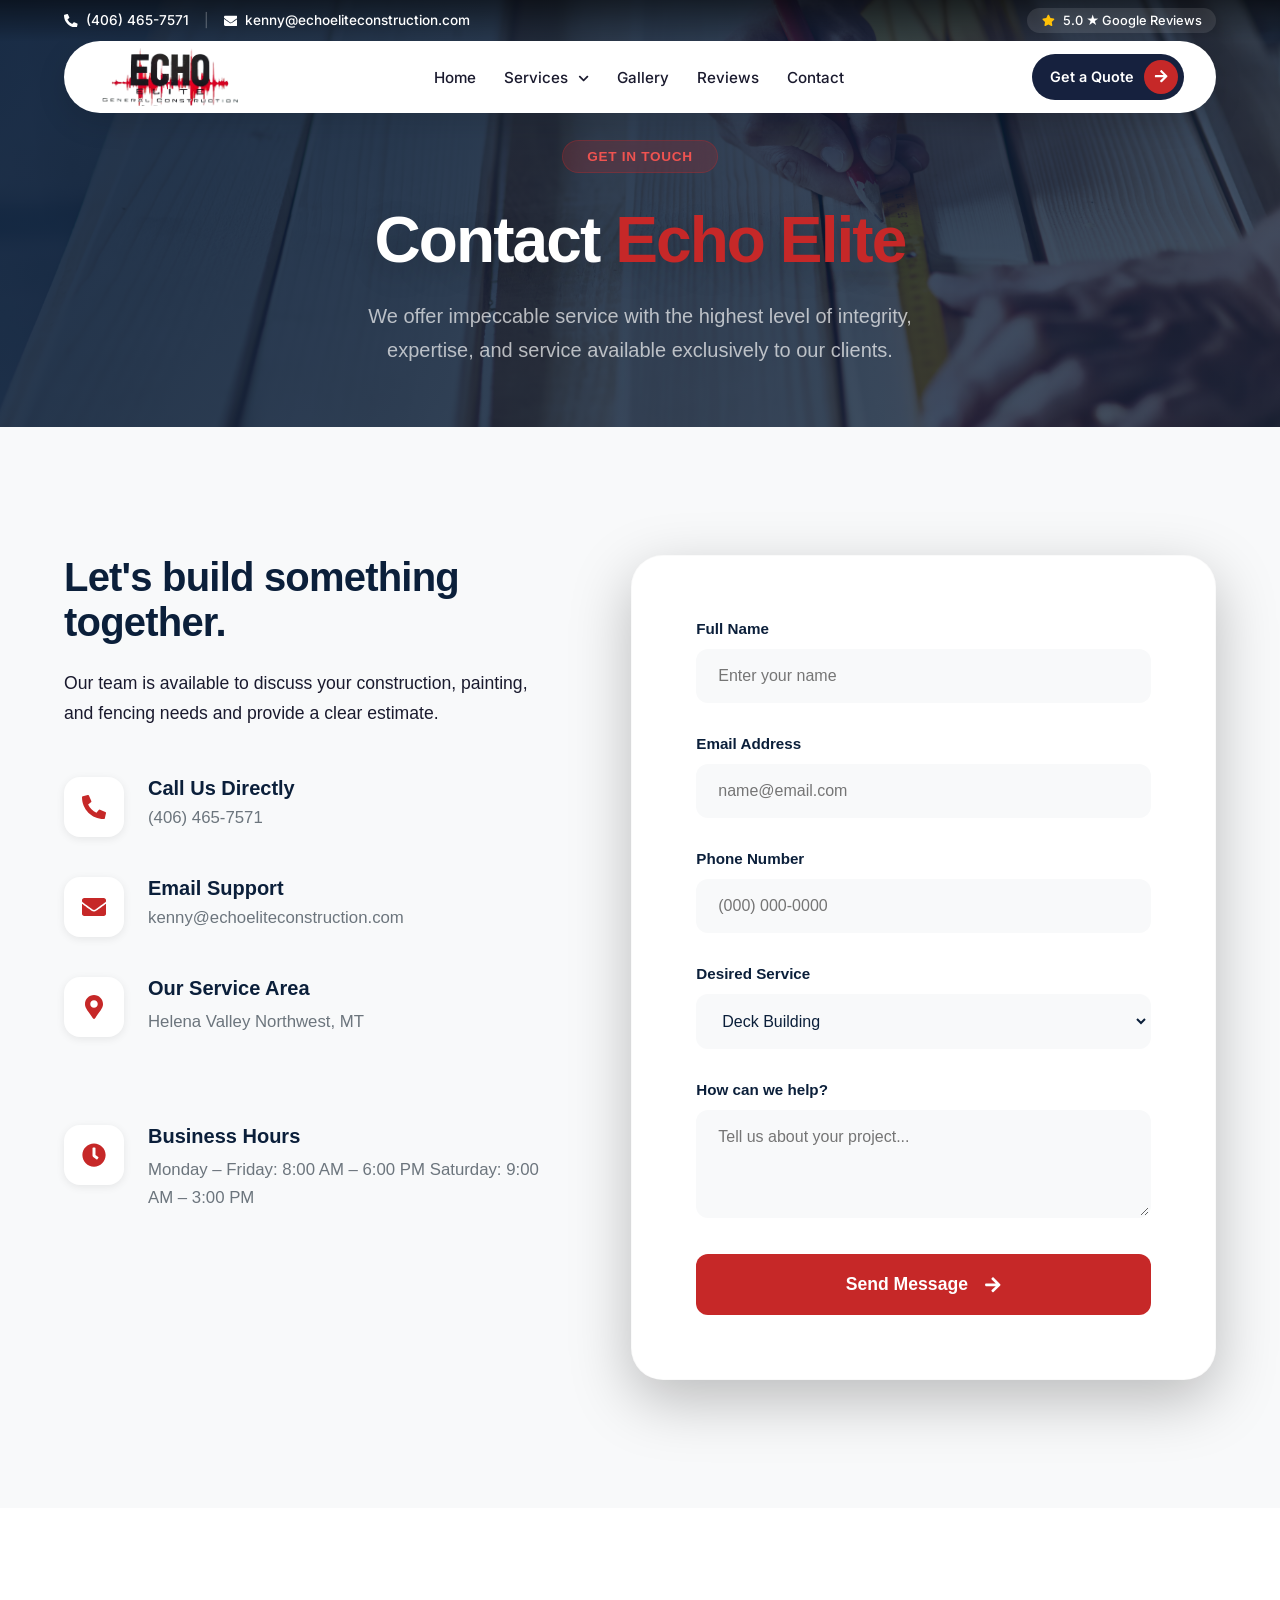
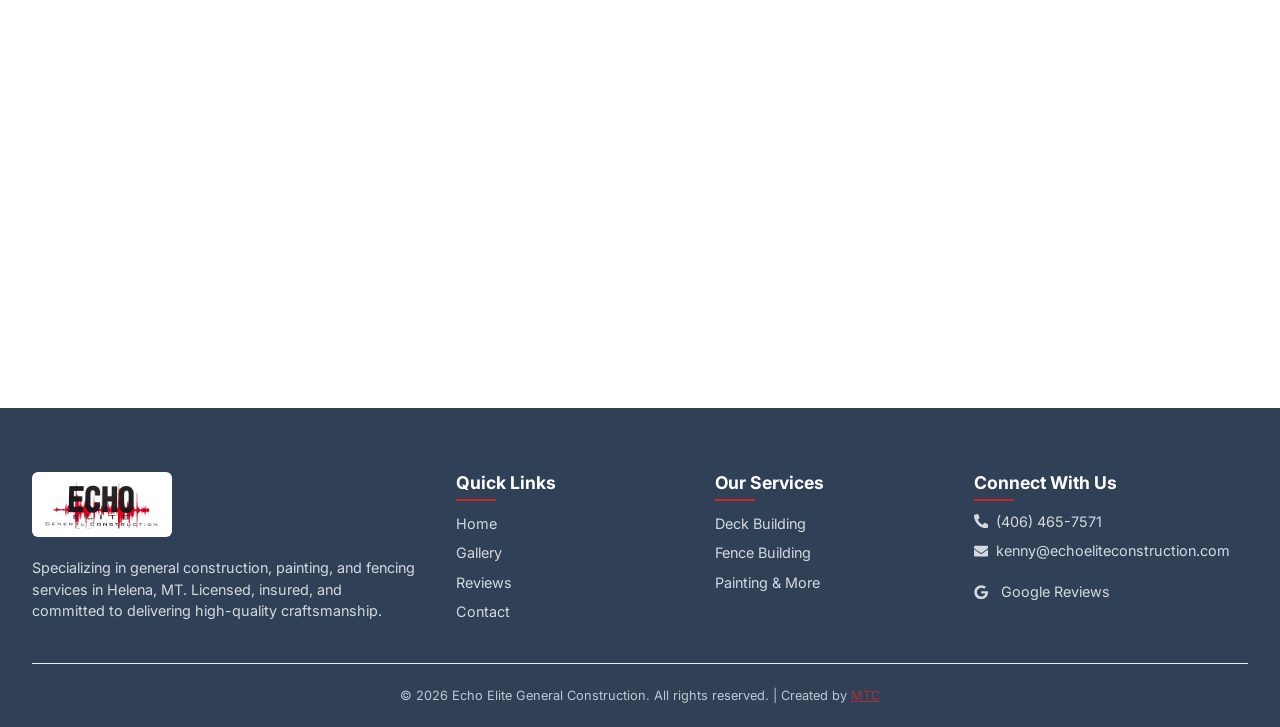
<file: contact/index.html>
<!DOCTYPE html><html><head><meta charSet="utf-8"/><meta http-equiv="x-ua-compatible" content="ie=edge"/><meta name="viewport" content="width=device-width, initial-scale=1, shrink-to-fit=no"/><meta name="generator" content="Gatsby 5.16.1"/><style data-href="/styles.38cc1d9f3d9898b90dba.css" data-identity="gatsby-global-css">@import url(https://fonts.googleapis.com/css2?family=Inter:opsz,wght@14..32,300;400;500;600;700&display=swap);:root{--color-primary:#c62828;--color-primary-alt:#d32f2f;--color-primary-dark:#b71c1c;--color-primary-light:#ef5350;--color-primary-ultra:#ffebee;--color-secondary:#0b1f3a;--color-secondary-mid:#16213e;--color-secondary-light:#0f3460;--color-dark-surface:#071529;--color-bg:#fff;--color-bg-alt:#f8f9fa;--color-bg-dark:#0b1f3a;--color-bg-card:#fff;--color-bg-glass:hsla(0,0%,100%,.1);--color-text:#1a1a2e;--color-text-muted:#6c757d;--color-text-light:#fff;--color-text-light-muted:hsla(0,0%,100%,.75);--color-border:#e9ecef;--color-border-dark:hsla(0,0%,100%,.15);--color-overlay:rgba(11,31,58,.55);--color-overlay-dark:rgba(11,31,58,.85);--color-overlay-light:rgba(43,43,43,.45);--color-star:#ffc107;--color-google:#4285f4;--color-facebook:#1877f2;--color-success:#28a745;--shadow-sm:0 2px 8px rgba(0,0,0,.08);--shadow-md:0 10px 30px rgba(0,0,0,.12);--shadow-lg:0 20px 60px rgba(0,0,0,.25);--shadow-card:0 4px 24px rgba(0,0,0,.1);--shadow-primary:0 10px 25px rgba(198,40,40,.3);--radius-sm:6px;--radius-md:12px;--radius-lg:20px;--radius-xl:32px;--radius-full:9999px;--transition-fast:0.15s ease;--transition-base:0.25s ease;--transition-slow:0.4s ease}body,html{background-color:var(--color-secondary);color:var(--color-text);overflow-x:hidden;scroll-behavior:smooth}*,body,html{margin:0;padding:0}*{box-sizing:border-box}.header{font-family:Inter,sans-serif;left:0;position:absolute!important;top:0;transition:all .5s cubic-bezier(.165,.84,.44,1);width:100%;z-index:1000}.header-scrolled{left:0;pointer-events:none;position:fixed!important;top:15px;width:100%}.header-scrolled .nav-wrapper{-webkit-backdrop-filter:blur(12px);backdrop-filter:blur(12px);background:hsla(0,0%,100%,.9);box-shadow:var(--shadow-md);height:60px;max-width:1000px;pointer-events:auto}.header-scrolled .top-bar{display:none!important}.header-scrolled .main-nav{padding-top:0}.container{padding:0 32px}.top-bar{background:linear-gradient(180deg,rgba(0,0,0,.5),transparent);color:var(--color-text-light);font-size:.85rem;padding:8px 0;pointer-events:auto;position:relative;transition:all .3s ease;width:100%;z-index:1100}.top-bar-hidden{opacity:0;transform:translateY(-100%)}.top-bar-content{justify-content:space-between;width:100%}.contact-info,.top-bar-content{align-items:center;display:flex}.contact-info{gap:15px}.contact-link{align-items:center;color:var(--color-text-light);display:flex;font-weight:500;gap:8px;text-decoration:none;transition:.2s}.divider{opacity:.3}.contact-link:hover{color:var(--color-text-light);text-decoration:underline}.rating-info{align-items:center;display:flex}.bbb-link{align-items:center;background:hsla(0,0%,100%,.1);border-radius:var(--radius-full);display:inline-flex;font-size:.8rem;font-weight:500;gap:.5rem;padding:.3rem .9rem;text-decoration:none;transition:all .2s ease}.bbb-link,.bbb-link:hover{color:var(--color-text-light)}.bbb-link:hover{background:var(--color-primary)!important}.star-icon{color:var(--color-star)!important;font-size:.8rem}.main-nav{background:transparent;position:relative;z-index:1000}.nav-wrapper{align-items:center;background:var(--color-bg-card);border-radius:var(--radius-full);box-shadow:var(--shadow-md);display:grid;grid-template-columns:auto 1fr auto;height:72px;margin:0 auto;max-width:1200px;padding:0 32px;transition:all .4s cubic-bezier(.165,.84,.44,1)}.logo-link{align-items:center;color:var(--color-secondary);display:flex;text-decoration:none;transition:all .3s ease}.logo-img{display:block;height:59px;mix-blend-mode:multiply;transition:height .3s ease;width:auto}.header-scrolled .logo-img{height:38px}.logo-accent{color:var(--color-primary-alt)}.desktop-nav{display:flex;justify-content:center}.nav-list{display:flex;gap:28px;list-style:none}.nav-link{color:var(--color-text);font-size:.95rem;font-weight:500;position:relative;text-decoration:none;transition:var(--transition-base)}.nav-link:hover{color:var(--color-primary)}.nav-link:after{background:var(--color-primary);bottom:-6px;content:"";height:2px;left:0;position:absolute;transition:var(--transition-base);width:0}.nav-link:hover:after{width:100%}.cta-wrapper{display:flex;justify-content:flex-end}.cta-button{align-items:center;background:var(--color-secondary-mid);border-radius:var(--radius-full);color:var(--color-text-light);display:inline-flex;font-size:.9rem;font-weight:600;gap:10px;padding:6px 6px 6px 18px;text-decoration:none;transition:var(--transition-base)}.cta-text{white-space:nowrap}.cta-icon{align-items:center;background:var(--color-primary);border-radius:50%;display:flex;height:34px;justify-content:center;transition:var(--transition-base);width:34px}.cta-button:hover{box-shadow:var(--shadow-md);transform:translateY(-2px)}.cta-button:hover .cta-icon{transform:translateX(5px)}.mobile-menu-button{background:none;border:none;color:var(--color-secondary);display:none;font-size:1.6rem}.mobile-menu-overlay{-webkit-backdrop-filter:blur(20px);backdrop-filter:blur(20px);background:var(--color-overlay-dark);display:flex;flex-direction:column;inset:0;padding:2.5rem 1.5rem;position:fixed;transform:translateX(100%);transition:transform .6s cubic-bezier(.85,0,.15,1);z-index:2000}.mobile-menu-open{transform:translateX(0)}.mobile-menu-content{display:flex;flex-direction:column;height:100%}.mobile-menu-header{align-items:center;display:flex;justify-content:space-between;margin-bottom:3rem;width:100%}.mobile-menu-logo{align-items:center;display:inline-flex}.mobile-menu-logo img{background:#fff;border-radius:var(--radius-sm);display:block;height:52px;padding:6px 10px;width:auto}.mobile-close-button{align-items:center;background:var(--color-bg-glass);border:1px solid var(--color-border-dark);border-radius:50%;color:var(--color-text-light);cursor:pointer;display:flex;font-size:1.5rem;height:50px;justify-content:center;transition:.3s;width:50px}.mobile-close-button:hover{background:hsla(0,0%,100%,.2);transform:rotate(90deg)}.mobile-nav-list{list-style:none;margin:0;padding:0}.mobile-nav-link{color:var(--color-text-light);display:block;font-size:2.2rem;font-weight:800;letter-spacing:-.02em;padding:.8rem 0;text-decoration:none;transition:.3s}.mobile-nav-link:active{color:var(--color-primary);transform:translateX(10px)}.mobile-cta-wrapper{margin-top:2rem}.mobile-cta-button{background:var(--color-primary-alt);border-radius:var(--radius-full);box-shadow:var(--shadow-primary);color:var(--color-text-light);display:block;font-size:1.2rem;font-weight:700;padding:1.2rem;text-align:center;text-decoration:none}.mobile-contact-info{border-top:1px solid var(--color-border-dark);display:flex;flex-direction:column;gap:1.2rem;margin-top:auto;padding-top:2rem}.mobile-bbb-link,.mobile-contact-link{align-items:center;color:var(--color-text-light-muted);display:flex;font-size:1rem;gap:12px;text-decoration:none}.mobile-bbb-link svg,.mobile-contact-link svg{color:var(--color-primary)}@media (max-width:768px){.header{padding-top:25px}.top-bar{display:none}.nav-wrapper{border-radius:var(--radius-xl);grid-template-columns:1fr auto;height:65px;justify-content:space-between;padding:0 20px}.cta-wrapper,.desktop-nav{display:none}.mobile-menu-button{align-items:center;background:var(--color-bg-alt);border:none;border-radius:50%;color:var(--color-secondary);display:flex;font-size:1.4rem;height:45px;justify-content:center;width:45px}.logo-img{height:38px}}.has-submenu{position:relative}.dropdown-icon{font-size:.7rem;margin-left:6px;transition:transform .3s ease;vertical-align:middle}.has-submenu:hover .dropdown-icon{transform:rotate(180deg)}.submenu{-webkit-backdrop-filter:blur(20px);backdrop-filter:blur(20px);background:hsla(0,0%,100%,.98);border:1px solid var(--color-border);border-radius:var(--radius-md);box-shadow:var(--shadow-lg);left:50%;opacity:0;padding:12px 0;position:absolute;top:calc(100% + 15px);transform:translateX(-50%) translateY(10px);transition:all .4s cubic-bezier(.165,.84,.44,1);visibility:hidden;width:240px;z-index:1000}.has-submenu:hover .submenu{opacity:1;transform:translateX(-50%) translateY(0);visibility:visible}.submenu-list{list-style:none;margin:0;padding:0}.submenu-link{color:var(--color-text);display:block;font-size:.92rem;font-weight:500;padding:12px 25px;text-decoration:none;transition:all .25s ease}.submenu-link:hover{background:var(--color-bg-alt);color:var(--color-primary);padding-left:32px}.mobile-nav-item{display:flex;flex-direction:column}.mobile-nav-link-wrapper{align-items:center;display:flex;justify-content:space-between;width:100%}.submenu-toggle{align-items:center;background:var(--color-bg-glass);border:1px solid var(--color-border-dark);border-radius:50%;color:var(--color-text-light);cursor:pointer;display:flex;height:45px;justify-content:center;transition:var(--transition-base);width:45px}.submenu-toggle.active{background:var(--color-primary);border-color:var(--color-primary);transform:rotate(90deg)}.mobile-submenu{border-left:1px solid var(--color-border-dark);list-style:none;margin:0 0 0 .5rem;max-height:0;overflow:hidden;padding:0 0 0 1rem;transition:all .5s cubic-bezier(.165,.84,.44,1)}.mobile-submenu.open{margin-bottom:1rem;margin-top:.5rem;max-height:800px}.mobile-submenu-link{color:var(--color-text-light-muted);display:block;font-size:1.3rem;font-weight:600;padding:.8rem 0;text-decoration:none;transition:all .3s ease}.mobile-submenu-link:active,.mobile-submenu-link:focus{color:var(--color-text-light);padding-left:10px}.faq-section{background:#fff;padding:6rem 0}.section-title-center{color:var(--color-overlay-dark);font-size:2.8rem;font-weight:850;letter-spacing:-.03em;line-height:1.1;margin-bottom:3.5rem;text-align:center}.faq-list{display:flex;flex-direction:column;gap:1.2rem;margin:0 auto;max-width:800px}.faq-item{border:1px solid var(--color-border);border-radius:var(--radius-md);cursor:pointer;padding:1.5rem;transition:var(--transition-base)}.faq-item:hover{box-shadow:var(--shadow-sm);transform:translateY(-2px)}.faq-item.active,.faq-item:hover{border-color:var(--color-primary)}.faq-item.active{background:#fdfdfd}.faq-question{align-items:center;display:flex;gap:1rem;justify-content:space-between}.faq-question h3{color:var(--color-overlay-dark);font-size:1.15rem;font-weight:700;margin:0}.faq-answer{max-height:0;overflow:hidden;transition:max-height .4s cubic-bezier(.165,.84,.44,1)}.faq-item.active .faq-answer{margin-top:1.2rem;max-height:400px}.faq-answer p{color:var(--color-text-muted);line-height:1.6}.next-steps-section{background:var(--color-bg-light);padding:8rem 0;text-align:center}.section-title-center{color:#fff;font-size:3rem;font-weight:900;letter-spacing:-.04em;margin-bottom:1.5rem}.section-subtitle-center{color:var(--color-text-muted);font-size:1.15rem;line-height:1.6;margin:1.5rem auto 5rem;max-width:600px;opacity:.8}.steps-grid{display:grid;gap:2.5rem;grid-template-columns:repeat(4,1fr)}.step-card{background:#fff;border-radius:var(--radius-xl);box-shadow:var(--shadow-sm);padding:3rem 1.5rem;position:relative;transition:var(--transition-base)}.step-card:hover{box-shadow:var(--shadow-lg);transform:translateY(-10px)}.step-number{align-items:center;background:var(--color-primary);border:4px solid var(--color-bg-light);border-radius:var(--radius-full);box-shadow:0 10px 20px rgba(198,40,40,.2);color:#fff;display:flex;font-size:1.25rem;font-weight:900;height:50px;justify-content:center;left:30px;position:absolute;top:-20px;width:50px}.step-icon{font-size:3rem;margin-bottom:2rem;opacity:.9}.step-card h3,.step-icon{color:var(--color-overlay-dark)}.step-card h3{font-size:1.35rem;font-weight:800;line-height:1.2;margin-bottom:1.2rem}.step-card p{color:var(--color-text-muted);font-size:1rem;line-height:1.6}@media (max-width:1024px){.steps-grid{gap:3rem 2rem;grid-template-columns:repeat(2,1fr)}}@media (max-width:640px){.steps-grid{grid-template-columns:1fr}.section-title-center{font-size:2.2rem}}.hero{align-items:center;background-color:var(--color-secondary);display:flex;font-family:Inter,sans-serif;min-height:100vh;overflow:hidden;position:relative}.hero-bg{height:100%;left:0;overflow:hidden;position:absolute;top:0;width:100%;z-index:0}.hero-bg-image{height:100%;object-fit:cover;object-position:center 5%;transform:scale(1.1);width:100%}.hero-overlay{background:var(--color-overlay);height:100%;left:0;top:0;width:100%}.hero-container{align-items:center;display:grid;gap:2rem;grid-template-columns:1.5fr .5fr;margin:0 auto;max-width:1400px;padding:10rem 3rem 14rem;position:relative;width:100%;z-index:2}.hero-content{max-width:900px}.trust-badge{-webkit-backdrop-filter:blur(8px);backdrop-filter:blur(8px);background:var(--color-bg-glass);border:1px solid var(--color-border-dark);border-radius:var(--radius-full);display:inline-flex;margin-bottom:1.5rem;padding:8px 20px}.badge-text2{font-size:.9rem;font-weight:500}.badge-text2,.hero-title{color:var(--color-text-light)}.hero-title{font-size:5.5rem;font-weight:800;line-height:1.05;margin-bottom:2.2rem;max-width:1000px;text-shadow:0 10px 30px rgba(0,0,0,.2)}.hero-description{color:var(--color-text-light-muted);font-size:1.35rem;line-height:1.7;margin-bottom:4rem;max-width:640px}.hero-description strong{color:var(--color-text-light);font-weight:700}.hero-ratings{display:flex;gap:3rem;margin-bottom:3.5rem}.hero-cta-group{align-items:center;display:flex;gap:1rem}.hero-cta-btn{align-items:center;border-radius:var(--radius-full);display:inline-flex;font-size:1rem;font-weight:700;gap:10px;padding:1rem 1.8rem;text-decoration:none;transition:var(--transition-base)}.hero-cta-btn.primary{background:var(--color-primary-alt);box-shadow:var(--shadow-primary);color:var(--color-text-light)}.hero-cta-btn.secondary{-webkit-backdrop-filter:blur(10px);backdrop-filter:blur(10px);background:var(--color-bg-glass);border:1px solid var(--color-border-dark);color:var(--color-text-light)}.hero-cta-btn:hover{filter:brightness(1.1);transform:translateY(-3px)}@media (min-width:1025px){.hero-cta-group{display:none}}.rating-box{align-items:center;display:flex;gap:15px;text-decoration:none;transition:transform .3s ease}.rating-box:hover{transform:translateY(-2px)}.platform-icon{align-items:center;background:#fff;border-radius:50%;box-shadow:var(--shadow-sm);display:flex;flex-shrink:0;font-size:1.2rem;height:45px;justify-content:center;width:45px}.platform-icon.google{color:var(--color-google)}.platform-icon.facebook{color:var(--color-facebook)}.stars{align-items:center;color:var(--color-star);display:flex;font-size:.95rem;gap:3px}.rating-details{display:flex;flex-direction:column;gap:2px}.score{color:var(--color-text-light);font-size:1.15rem;font-weight:800;margin-left:5px}.platform-name{color:var(--color-text-light-muted);font-size:.8rem;font-weight:500;letter-spacing:.5px;text-transform:uppercase}.hero-right{align-items:flex-end;display:flex;justify-content:flex-end}.review-card{-webkit-backdrop-filter:blur(25px)!important;backdrop-filter:blur(25px)!important;background:var(--color-overlay-light)!important;border:1px solid var(--color-border-dark)!important;border-radius:var(--radius-xl);box-shadow:var(--shadow-lg);margin-bottom:-255px;margin-left:auto;max-width:340px;padding:2.2rem!important;position:relative;transition:all .4s cubic-bezier(.175,.885,.32,1.275)}.review-card:hover{border-color:hsla(0,0%,100%,.3)!important;transform:translateY(-8px) scale(1.02)}.quote-icon-top{color:var(--color-primary);font-size:1.8rem;margin-bottom:.8rem;opacity:.8}.review-text-premium{color:var(--color-text-light);font-size:1.15rem;font-style:italic;font-weight:500;letter-spacing:.2px;line-height:1.5;margin-bottom:2rem}.reviewer-footer{align-items:center;border-top:1px solid var(--color-border-dark);display:flex;gap:15px;padding-top:1.2rem}.reviewer-initials-box{align-items:center;background:var(--color-primary);border:1px solid var(--color-border-dark);border-radius:var(--radius-sm);color:var(--color-text-light);display:flex;flex-shrink:0;font-size:1.25rem;font-weight:700;height:55px;justify-content:center;letter-spacing:1px;-webkit-user-select:none;user-select:none;width:55px}.reviewer-meta{display:flex;flex-direction:column;gap:4px}.reviewer-name-new{color:var(--color-text-light);font-size:1.05rem;font-weight:700}.reviewer-rating-new{align-items:center;display:flex;gap:8px}.stars-row{color:var(--color-primary);font-size:.75rem;gap:2px}.score-new{color:var(--color-text-light);font-size:.85rem;font-weight:800;opacity:.9}.hero-bottom-bar{bottom:0;left:0;padding:0 2rem 40px;position:absolute;width:100%;z-index:10}.bottom-bar-wrapper{align-items:center;background:var(--color-bg);border-radius:var(--radius-full);box-shadow:var(--shadow-md);display:flex;height:90px;justify-content:space-between;margin:0 auto;max-width:1280px;padding:0 10px 0 30px}.bottom-nav{display:flex;gap:1.5rem}.bottom-nav-link{align-items:center;background:rgba(0,0,0,.04);border-radius:var(--radius-md);color:var(--color-text);display:flex;font-weight:600;gap:12px;padding:12px 20px;text-decoration:none;transition:var(--transition-base)}.bottom-nav-link:hover{background:rgba(0,0,0,.08);color:var(--color-primary)}.nav-icon{font-size:1.1rem;opacity:.6}.bottom-cta{align-items:center;background:var(--color-primary);border-radius:var(--radius-full);color:var(--color-text-light);display:flex;font-size:1.1rem;font-weight:700;height:70px;padding:0 40px;text-decoration:none;transition:var(--transition-base)}.bottom-cta:hover{filter:brightness(1.1);transform:scale(1.02)}@media (max-width:1200px){.hero-title{font-size:3.5rem}}@media (max-width:1024px){.hero-container{grid-template-columns:1fr;padding:10rem 2rem 8rem;text-align:center}.hero-content{margin:0 auto}.hero-description{margin:0 auto 2.5rem}.hero-ratings{justify-content:center}.review-card{margin:3rem auto 0}.hero-bottom-bar{display:none}}@media (max-width:768px){.hero-container{padding:12rem 1.5rem 6rem}.trust-badge{margin-bottom:1rem}.hero-title{font-size:2.85rem;letter-spacing:-.02em;line-height:1.1;margin-bottom:1.8rem}.hero-overlay{background:linear-gradient(180deg,rgba(11,31,58,.5) 0,rgba(11,31,58,.2))}.hero-ratings{flex-direction:row!important;flex-wrap:wrap;gap:1.5rem;justify-content:center;margin-bottom:3rem}.hero-cta-group{flex-direction:column;margin-bottom:2rem;width:100%}.hero-cta-btn{justify-content:center;padding:1.2rem;width:100%}.review-card{-webkit-backdrop-filter:blur(20px)!important;backdrop-filter:blur(20px)!important;background:var(--color-overlay-light)!important;border:1px solid var(--color-border-dark)!important;border-radius:var(--radius-xl);box-shadow:var(--shadow-lg);margin:4rem auto;max-width:360px;padding:2rem!important;width:100%}.hero-description{font-size:1rem}.bottom-nav-link span{display:none}.bottom-nav-link{padding:15px}.nav-icon{font-size:1.4rem;opacity:.9}}.about{background-color:var(--color-bg);font-family:Inter,-apple-system,BlinkMacSystemFont,Segoe UI,Roboto,Helvetica,Arial,sans-serif;overflow-x:hidden;padding:5rem 0}.about-container{margin:0 auto;max-width:1280px;padding:0 2rem}.about-grid{align-items:center;display:grid;gap:5rem;grid-template-columns:1.1fr .9fr}.about-content{max-width:100%}.section-tag{margin-bottom:1.5rem}.tag-icon{font-size:.9rem}.about-title{color:var(--color-secondary);font-size:2.5rem;font-weight:800;letter-spacing:-.02em;line-height:1.2;margin-bottom:1.2rem}.about-description{color:var(--color-text-muted);font-size:1rem;line-height:1.6;margin-bottom:2rem}.about-stats{display:flex;flex-wrap:wrap;gap:2rem;margin-bottom:2rem}.stat-item{align-items:center;display:flex;gap:.8rem}.stat-icon{color:var(--color-primary-alt);font-size:1.8rem}.stat-icon.star{color:var(--color-star)}.stat-info{display:flex;flex-direction:column}.stat-info strong{color:var(--color-secondary);font-size:1.2rem}.stat-info span{color:var(--color-text-muted);font-size:.85rem}.about-highlights{background:var(--color-bg-alt);border-left:4px solid var(--color-primary-alt);border-radius:var(--radius-md);display:grid;gap:1.5rem;grid-template-columns:repeat(auto-fit,minmax(240px,1fr));margin-bottom:2.5rem;padding:1.5rem}.highlight-item{align-items:center;color:var(--color-text);display:flex;font-size:.9rem;font-weight:500;gap:1rem}.highlight-icon{color:var(--color-secondary-light);font-size:1rem}.about-cta{align-items:center;background-color:var(--color-primary-alt);border-radius:var(--radius-full);box-shadow:var(--shadow-primary);color:var(--color-text-light);display:inline-flex;font-weight:700;padding:.9rem 2rem;text-decoration:none;transition:var(--transition-base)}.about-cta:hover{background-color:var(--color-primary-dark);box-shadow:0 8px 20px rgba(198,40,40,.3);transform:translateY(-2px)}.about-image,.image-wrapper{position:relative}.image-wrapper{border-radius:var(--radius-lg);box-shadow:var(--shadow-lg);height:550px;overflow:hidden}.about-img{display:block;height:100%;object-fit:cover;transition:var(--transition-slow);width:100%}.image-overlay{background:linear-gradient(to top,var(--color-overlay-dark),transparent);bottom:0;left:0;padding:1.5rem;position:absolute;right:0;transform:translateY(100%);transition:var(--transition-base)}.image-wrapper:hover .image-overlay{transform:translateY(0)}.overlay-content{align-items:center;color:var(--color-text-light);display:flex;font-weight:600;gap:.8rem}.overlay-icon{color:var(--color-primary-alt);font-size:1.2rem}.image-badge{-webkit-backdrop-filter:blur(4px);backdrop-filter:blur(4px);background:hsla(0,0%,100%,.95);border-radius:var(--radius-full);box-shadow:var(--shadow-sm);padding:.5rem 1rem;position:absolute;right:1rem;text-align:center;top:1rem}.badge-text{color:var(--color-secondary);font-size:.7rem;font-weight:600}.badge-rating{color:var(--color-primary-alt);font-size:.9rem;font-weight:800}@media (max-width:1024px){.about-grid{gap:2rem;grid-template-columns:1fr;text-align:center}.about-content{order:1}.about-image{margin:0 auto;max-width:500px;order:0}.section-tag{margin-left:auto;margin-right:auto}.about-stats{justify-content:center}.about-highlights{align-items:center}.about-cta{margin:0 auto}}@media (max-width:768px){.about{padding:3rem 0}.about-container{padding:0 1.5rem}.about-title{font-size:2rem}.about-description{font-size:.95rem}.about-stats{align-items:center;flex-direction:column;gap:1rem}.stat-item{justify-content:center;width:100%}}.services{background-color:var(--color-bg-alt);font-family:Inter,-apple-system,BlinkMacSystemFont,Segoe UI,Roboto,Helvetica,Arial,sans-serif;overflow-x:hidden;padding:5rem 0}.services-container{margin:0 auto;max-width:1280px;padding:0 2rem}.services-header{margin:0 auto 3rem;max-width:700px;text-align:center}.section-tag{align-items:center;background-color:var(--color-bg);box-shadow:var(--shadow-sm);display:inline-flex;font-weight:600;gap:.5rem;margin-bottom:1rem;padding:.5rem 1.2rem}.services-title{color:var(--color-secondary);font-size:2.5rem;font-weight:800;letter-spacing:-.02em;margin-bottom:1rem}.services-subtitle{color:var(--color-text-muted);font-size:1.1rem;line-height:1.5}.services-grid{display:grid;gap:2rem;grid-template-columns:repeat(auto-fit,minmax(280px,1fr))}.service-card{background:var(--color-bg);border-radius:var(--radius-lg);box-shadow:var(--shadow-sm);display:flex;flex-direction:column;overflow:hidden;transition:all .3s cubic-bezier(.2,.9,.4,1.1)}.service-card:hover{box-shadow:var(--shadow-lg);transform:translateY(-8px)}.card-image{height:220px;overflow:hidden;position:relative}.card-image img{height:100%;object-fit:cover;transition:transform .5s ease;width:100%}.service-card:hover .card-image img{transform:scale(1.05)}.card-icon{-webkit-backdrop-filter:blur(4px);backdrop-filter:blur(4px);background:hsla(0,0%,100%,.95);border-radius:50%;bottom:1rem;box-shadow:var(--shadow-sm);color:var(--color-primary-alt);font-size:1.2rem;padding:.6rem;position:absolute;right:1rem;transition:var(--transition-base)}.service-card:hover .card-icon{background:var(--color-primary-alt);color:var(--color-text-light);transform:scale(1.1)}.card-content{display:flex;flex:1 1;flex-direction:column;padding:1.5rem}.card-title{color:var(--color-secondary);font-size:1.3rem;font-weight:700;margin-bottom:.75rem}.card-description{color:var(--color-text-muted);flex:1 1;font-size:.9rem;line-height:1.5;margin-bottom:1.5rem}.card-btn{align-items:center;color:var(--color-secondary-light);display:inline-flex;font-size:.9rem;font-weight:600;gap:.5rem;margin-top:auto;text-decoration:none;transition:var(--transition-fast)}.card-btn:hover{color:var(--color-primary-alt);gap:.8rem}.btn-icon{font-size:.8rem;transition:transform .2s}.card-btn:hover .btn-icon{transform:translateX(4px)}@media (max-width:1024px){.services-grid{gap:1.5rem}}@media (max-width:768px){.services{padding:3rem 0}.services-container{padding:0 1.5rem}.services-title{font-size:2rem}.services-subtitle{font-size:1rem}.card-image{height:180px}}@media (max-width:480px){.services-grid{grid-template-columns:1fr}}:root{--swiper-theme-color:#007aff}:host{display:block;margin-left:auto;margin-right:auto;position:relative;z-index:1}.swiper{display:block;list-style:none;margin-left:auto;margin-right:auto;overflow:hidden;padding:0;position:relative;z-index:1}.swiper-vertical>.swiper-wrapper{flex-direction:column}.swiper-wrapper{box-sizing:content-box;display:flex;height:100%;position:relative;transition-property:transform;transition-timing-function:var(--swiper-wrapper-transition-timing-function,initial);width:100%;z-index:1}.swiper-android .swiper-slide,.swiper-ios .swiper-slide,.swiper-wrapper{transform:translateZ(0)}.swiper-horizontal{touch-action:pan-y}.swiper-vertical{touch-action:pan-x}.swiper-slide{display:block;flex-shrink:0;height:100%;position:relative;transition-property:transform;width:100%}.swiper-slide-invisible-blank{visibility:hidden}.swiper-autoheight,.swiper-autoheight .swiper-slide{height:auto}.swiper-autoheight .swiper-wrapper{align-items:flex-start;transition-property:transform,height}.swiper-backface-hidden .swiper-slide{backface-visibility:hidden;transform:translateZ(0)}.swiper-3d.swiper-css-mode .swiper-wrapper{perspective:1200px}.swiper-3d .swiper-wrapper{transform-style:preserve-3d}.swiper-3d{perspective:1200px;.swiper-cube-shadow,.swiper-slide{transform-style:preserve-3d}}.swiper-css-mode{>.swiper-wrapper{-ms-overflow-style:none;overflow:auto;scrollbar-width:none;&::-webkit-scrollbar{display:none}}>.swiper-wrapper>.swiper-slide{scroll-snap-align:start start}&.swiper-horizontal{>.swiper-wrapper{scroll-snap-type:x mandatory}>.swiper-wrapper>.swiper-slide:first-child{margin-inline-start:var(--swiper-slides-offset-before);scroll-margin-inline-start:var(--swiper-slides-offset-before)}>.swiper-wrapper>.swiper-slide:last-child{margin-inline-end:var(--swiper-slides-offset-after)}}&.swiper-vertical{>.swiper-wrapper{scroll-snap-type:y mandatory}>.swiper-wrapper>.swiper-slide:first-child{margin-block-start:var(--swiper-slides-offset-before);scroll-margin-block-start:var(--swiper-slides-offset-before)}>.swiper-wrapper>.swiper-slide:last-child{margin-block-end:var(--swiper-slides-offset-after)}}&.swiper-free-mode{>.swiper-wrapper{scroll-snap-type:none}>.swiper-wrapper>.swiper-slide{scroll-snap-align:none}}&.swiper-centered{>.swiper-wrapper:before{content:"";flex-shrink:0;order:9999}>.swiper-wrapper>.swiper-slide{scroll-snap-align:center center;scroll-snap-stop:always}}&.swiper-centered.swiper-horizontal{>.swiper-wrapper>.swiper-slide:first-child{margin-inline-start:var(--swiper-centered-offset-before)}>.swiper-wrapper:before{height:100%;min-height:1px;width:var(--swiper-centered-offset-after)}}&.swiper-centered.swiper-vertical{>.swiper-wrapper>.swiper-slide:first-child{margin-block-start:var(--swiper-centered-offset-before)}>.swiper-wrapper:before{height:var(--swiper-centered-offset-after);min-width:1px;width:100%}}}.swiper-3d{.swiper-slide-shadow,.swiper-slide-shadow-bottom,.swiper-slide-shadow-left,.swiper-slide-shadow-right,.swiper-slide-shadow-top{height:100%;left:0;pointer-events:none;position:absolute;top:0;width:100%;z-index:10}.swiper-slide-shadow{background:rgba(0,0,0,.15)}.swiper-slide-shadow-left{background-image:linear-gradient(270deg,rgba(0,0,0,.5),transparent)}.swiper-slide-shadow-right{background-image:linear-gradient(90deg,rgba(0,0,0,.5),transparent)}.swiper-slide-shadow-top{background-image:linear-gradient(0deg,rgba(0,0,0,.5),transparent)}.swiper-slide-shadow-bottom{background-image:linear-gradient(180deg,rgba(0,0,0,.5),transparent)}}.swiper-lazy-preloader{border:4px solid var(--swiper-preloader-color,var(--swiper-theme-color));border-radius:50%;border-top:4px solid transparent;box-sizing:border-box;height:42px;left:50%;margin-left:-21px;margin-top:-21px;position:absolute;top:50%;transform-origin:50%;width:42px;z-index:10}.swiper-watch-progress .swiper-slide-visible,.swiper:not(.swiper-watch-progress){.swiper-lazy-preloader{animation:swiper-preloader-spin 1s linear infinite}}.swiper-lazy-preloader-white{--swiper-preloader-color:#fff}.swiper-lazy-preloader-black{--swiper-preloader-color:#000}@keyframes swiper-preloader-spin{0%{transform:rotate(0deg)}to{transform:rotate(1turn)}}.swiper-pagination{position:absolute;text-align:center;transform:translateZ(0);transition:opacity .3s;z-index:10;&.swiper-pagination-hidden{opacity:0}&.swiper-pagination-disabled,.swiper-pagination-disabled>&{display:none!important}}.swiper-horizontal>.swiper-pagination-bullets,.swiper-pagination-bullets.swiper-pagination-horizontal,.swiper-pagination-custom,.swiper-pagination-fraction{bottom:var(--swiper-pagination-bottom,8px);left:0;top:var(--swiper-pagination-top,auto);width:100%}.swiper-pagination-bullets-dynamic{font-size:0;overflow:hidden;.swiper-pagination-bullet{position:relative;transform:scale(.33)}.swiper-pagination-bullet-active,.swiper-pagination-bullet-active-main{transform:scale(1)}.swiper-pagination-bullet-active-prev{transform:scale(.66)}.swiper-pagination-bullet-active-prev-prev{transform:scale(.33)}.swiper-pagination-bullet-active-next{transform:scale(.66)}.swiper-pagination-bullet-active-next-next{transform:scale(.33)}}.swiper-pagination-bullet{background:var(--swiper-pagination-bullet-inactive-color,#000);border-radius:var(--swiper-pagination-bullet-border-radius,50%);display:inline-block;height:var(--swiper-pagination-bullet-height,var(--swiper-pagination-bullet-size,8px));opacity:var(--swiper-pagination-bullet-inactive-opacity,.2);width:var(--swiper-pagination-bullet-width,var(--swiper-pagination-bullet-size,8px));button&{appearance:none;border:none;box-shadow:none;margin:0;padding:0}.swiper-pagination-clickable &{cursor:pointer}&:only-child{display:none!important}}.swiper-pagination-bullet-active{background:var(--swiper-pagination-color,var(--swiper-theme-color));opacity:var(--swiper-pagination-bullet-opacity,1)}.swiper-pagination-vertical.swiper-pagination-bullets,.swiper-vertical>.swiper-pagination-bullets{left:var(--swiper-pagination-left,auto);right:var(--swiper-pagination-right,8px);top:50%;transform:translate3d(0,-50%,0);.swiper-pagination-bullet{display:block;margin:var(--swiper-pagination-bullet-vertical-gap,6px) 0}&.swiper-pagination-bullets-dynamic{top:50%;transform:translateY(-50%);width:8px;.swiper-pagination-bullet{display:inline-block;transition:transform .2s,top .2s}}}.swiper-horizontal>.swiper-pagination-bullets,.swiper-pagination-horizontal.swiper-pagination-bullets{.swiper-pagination-bullet{margin:0 var(--swiper-pagination-bullet-horizontal-gap,4px)}&.swiper-pagination-bullets-dynamic{left:50%;transform:translateX(-50%);white-space:nowrap;.swiper-pagination-bullet{transition:transform .2s,left .2s}}}.swiper-horizontal.swiper-rtl>.swiper-pagination-bullets-dynamic .swiper-pagination-bullet{transition:transform .2s,right .2s}.swiper-pagination-fraction{color:var(--swiper-pagination-fraction-color,inherit)}.swiper-pagination-progressbar{background:var(--swiper-pagination-progressbar-bg-color,rgba(0,0,0,.25));position:absolute;.swiper-pagination-progressbar-fill{background:var(--swiper-pagination-color,var(--swiper-theme-color));height:100%;left:0;position:absolute;top:0;transform:scale(0);transform-origin:left top;width:100%}.swiper-rtl & .swiper-pagination-progressbar-fill{transform-origin:right top}&.swiper-pagination-horizontal,&.swiper-pagination-vertical.swiper-pagination-progressbar-opposite,.swiper-horizontal>&,.swiper-vertical>&.swiper-pagination-progressbar-opposite{height:var(--swiper-pagination-progressbar-size,4px);left:0;top:0;width:100%}&.swiper-pagination-horizontal.swiper-pagination-progressbar-opposite,&.swiper-pagination-vertical,.swiper-horizontal>&.swiper-pagination-progressbar-opposite,.swiper-vertical>&{height:100%;left:0;top:0;width:var(--swiper-pagination-progressbar-size,4px)}}.swiper-pagination-lock{display:none}.contact-page{background-color:var(--color-bg);font-family:Outfit,sans-serif;overflow-x:hidden}.contact-hero{align-items:center;background-color:var(--color-secondary);color:var(--color-text-light);display:flex;justify-content:center;min-height:380px;overflow:hidden;padding:140px 0 60px;position:relative;text-align:center}.contact-hero-bg{height:100%;left:0;position:absolute;top:0;width:100%;z-index:0}.contact-hero-bg img{height:100%;object-fit:cover;object-position:center;width:100%}.contact-hero-overlay{background:linear-gradient(135deg,rgba(11,31,58,.92),rgba(11,31,58,.75));height:100%;left:0;position:absolute;top:0;width:100%;z-index:1}.contact-hero-content{max-width:800px;padding:0 2rem;position:relative;z-index:2}.contact-hero .badge{background-color:rgba(198,40,40,.2);border:1px solid rgba(198,40,40,.3);border-radius:100px;color:var(--color-primary-light);display:inline-block;font-size:.85rem;font-weight:700;letter-spacing:.05em;margin-bottom:2rem;padding:.5rem 1.5rem;text-transform:uppercase}.contact-hero h1{font-size:4rem;font-weight:800;letter-spacing:-.03em;line-height:1.1;margin-bottom:1.5rem}.contact-hero .highlight{color:var(--color-primary)}.contact-hero p{font-size:1.25rem;margin:0 auto;max-width:600px;opacity:.9}.contact-main{background-color:var(--color-bg-alt);padding:8rem 0}.contact-grid{align-items:start;display:grid;gap:5rem;grid-template-columns:1fr 1.2fr}.contact-info-side h2{color:var(--color-secondary);font-size:2.5rem;font-weight:800;letter-spacing:-.02em;margin-bottom:1.5rem}.contact-info-side p{color:var(--color-text);font-size:1.1rem;line-height:1.7;margin-bottom:3rem}.contact-details-list{display:flex;flex-direction:column;gap:2.5rem}.contact-item{display:flex;gap:1.5rem}.contact-icon{align-items:center;background-color:var(--color-bg);border-radius:16px;box-shadow:var(--shadow-sm);color:var(--color-primary);display:flex;flex-shrink:0;font-size:1.5rem;height:60px;justify-content:center;width:60px}.contact-text h3{color:var(--color-secondary);font-size:1.25rem;font-weight:700;margin-bottom:.5rem}.contact-text a,.contact-text p{color:var(--color-text-muted);display:block;font-size:1.05rem;text-decoration:none;transition:color .3s}.contact-text a:hover{color:var(--color-primary)}.contact-form-side{background:var(--color-bg);border:1px solid rgba(0,0,0,.02);border-radius:32px;box-shadow:var(--shadow-lg);padding:4rem}.form-group{margin-bottom:2rem}.form-group label{color:var(--color-secondary);display:block;font-size:.95rem;font-weight:600;margin-bottom:.75rem}.form-group input,.form-group select,.form-group textarea{background-color:var(--color-bg-alt);border:2px solid transparent;border-radius:12px;color:var(--color-secondary);font-family:inherit;font-size:1rem;padding:1rem 1.25rem;transition:all .3s;width:100%}.form-group input:focus,.form-group select:focus,.form-group textarea:focus{background-color:var(--color-bg);border-color:var(--color-secondary);box-shadow:0 0 0 4px rgba(11,31,58,.05);outline:none}.submit-btn{align-items:center;background-color:var(--color-primary);border:none;border-radius:12px;color:var(--color-text-light);cursor:pointer;display:flex;font-size:1.1rem;font-weight:700;gap:1rem;justify-content:center;padding:1.25rem;transition:all .3s;width:100%}.submit-btn:hover{background-color:var(--color-primary-dark);box-shadow:0 10px 20px rgba(198,40,40,.2);transform:translateY(-2px)}.submit-btn:active{transform:translateY(0)}.map-section{line-height:0;width:100%}.map-section iframe{border:none;filter:grayscale(.2) contrast(1.1);height:500px!important;width:100%!important}@media (max-width:1024px){.contact-grid{gap:4rem;grid-template-columns:1fr}.contact-hero h1{font-size:3rem}}@media (max-width:768px){.contact-hero{min-height:320px;padding:120px 0 50px}.contact-hero-content{margin-top:0}.contact-hero h1{font-size:2.5rem}.contact-main{padding:5rem 0}.contact-form-side{padding:2.5rem 1.5rem}.contact-info-side h2{font-size:2rem}}.gallery-section{background-color:var(--color-bg-alt);font-family:Inter,sans-serif;overflow:hidden;padding:10rem 0}.gallery-header{margin:0 auto 4rem;max-width:850px;text-align:center}.gallery-title{color:var(--color-secondary);font-size:3.8rem;font-weight:900;letter-spacing:-.05em;line-height:1.1;margin-bottom:1.5rem}.gallery-title .highlight{color:var(--color-primary-alt)}.gallery-subtitle{color:var(--color-text-muted);font-size:1.3rem;line-height:1.7;margin:0 auto;max-width:700px}.filter-bar{align-items:center;background:var(--color-bg);border:1px solid var(--color-border);border-radius:var(--radius-full);box-shadow:var(--shadow-sm);display:flex;flex-direction:column;gap:1.5rem;margin-bottom:5rem;margin-left:auto;margin-right:auto;max-width:-moz-fit-content;max-width:fit-content;padding:1.5rem}@media (min-width:768px){.filter-bar{flex-direction:row;padding:.8rem 2.5rem}}.filter-label{align-items:center;color:var(--color-text-muted);display:flex;font-size:.9rem;font-weight:700;gap:.6rem;letter-spacing:.1em;text-transform:uppercase}.categories-list{display:flex;flex-wrap:wrap;gap:1rem;justify-content:center}.filter-btn{background:transparent;border:1px solid transparent;border-radius:var(--radius-full);color:var(--color-secondary);cursor:pointer;font-size:.95rem;font-weight:600;padding:.6rem 1.4rem;transition:var(--transition-base)}.filter-btn:hover{background:var(--color-bg-alt);color:var(--color-primary-alt)}.filter-btn.active{background:var(--color-primary-alt);box-shadow:var(--shadow-primary);color:var(--color-text-light)}.masonry-grid{column-count:1;column-gap:2rem;width:100%}@media (min-width:640px){.masonry-grid{column-count:2}}@media (min-width:1024px){.masonry-grid{column-count:3}}@media (min-width:1536px){.masonry-grid{column-count:4}}.masonry-item{animation:gridFadeIn .6s ease forwards;display:inline-block;margin-bottom:2rem;opacity:0;width:100%}@keyframes gridFadeIn{0%{opacity:0;transform:translateY(20px)}to{opacity:1;transform:translateY(0)}}.gallery-card{background:var(--color-bg);border:1px solid var(--color-border);border-radius:var(--radius-lg);box-shadow:var(--shadow-sm);cursor:pointer;overflow:hidden;transition:transform .4s cubic-bezier(.165,.84,.44,1),box-shadow .4s}.gallery-card:hover{box-shadow:var(--shadow-lg);transform:translateY(-8px)}.gallery-img-wrapper{overflow:hidden;position:relative}.gallery-img{display:block;height:auto;transition:transform .8s cubic-bezier(.165,.84,.44,1);width:100%}.gallery-card:hover .gallery-img{transform:scale(1.08)}.gallery-overlay{align-items:center;background:linear-gradient(to top,var(--color-overlay-dark),transparent 70%);display:flex;inset:0;justify-content:center;opacity:0;position:absolute;transition:opacity .4s ease}.gallery-card:hover .gallery-overlay{opacity:1}.zoom-icon{color:var(--color-text-light);font-size:3rem;transform:scale(.6);transition:transform .4s cubic-bezier(.165,.84,.44,1)}.gallery-card:hover .zoom-icon{transform:scale(1)}.overlay-info{bottom:0;color:var(--color-text-light);left:0;padding:2rem;position:absolute;right:0;transform:translateY(15px);transition:transform .4s ease}.gallery-card:hover .overlay-info{transform:translateY(0)}.category-tag{background:var(--color-primary-alt);border-radius:var(--radius-full);display:inline-block;font-size:.7rem;font-weight:700;letter-spacing:.05em;margin-bottom:.6rem;padding:.35rem .9rem;text-transform:uppercase}.overlay-info h3{font-size:1.25rem;font-weight:800;line-height:1.3;margin:0}.load-more-container{margin-top:5rem;text-align:center}.btn-load-more{background:var(--color-secondary);border:none;border-radius:var(--radius-md);box-shadow:var(--shadow-primary);color:var(--color-text-light);cursor:pointer;display:inline-block;font-size:1.1rem;font-weight:700;padding:1.2rem 3rem;text-decoration:none;transition:var(--transition-base)}.btn-load-more:hover{background:var(--color-primary-alt);box-shadow:0 15px 40px rgba(198,40,40,.3);transform:translateY(-5px)}.lightbox-overlay{animation:fadeIn .4s ease;-webkit-backdrop-filter:blur(15px);backdrop-filter:blur(15px);background:var(--color-overlay-dark);inset:0;padding:2rem;position:fixed;z-index:5000}.lightbox-nav-btn,.lightbox-overlay{align-items:center;display:flex;justify-content:center}.lightbox-nav-btn{background:hsla(0,0%,100%,.05);border:1px solid hsla(0,0%,100%,.1);border-radius:50%;color:var(--color-text-light);cursor:pointer;font-size:1.5rem;height:65px;position:absolute;top:50%;transform:translateY(-50%);transition:all .3s cubic-bezier(.165,.84,.44,1);width:65px;z-index:5010}.lightbox-nav-btn:hover{background:hsla(0,0%,100%,.1);transform:translateY(-50%) scale(1.1)}.lightbox-nav-btn.prev{left:3rem}.lightbox-nav-btn.next{right:3rem}@media (max-width:768px){.lightbox-nav-btn{font-size:1.2rem;height:50px;width:50px}.lightbox-nav-btn.prev{left:1rem}.lightbox-nav-btn.next{right:1rem}}.lightbox-close{color:var(--color-text-light);cursor:pointer;font-size:2.5rem;opacity:.6;position:absolute;right:2rem;top:2rem;transition:.3s}.lightbox-close:hover{opacity:1}.lightbox-content{align-items:center;display:flex;flex-direction:column;max-height:85vh;max-width:90vw}.lightbox-main-img{border-radius:var(--radius-md);box-shadow:0 50px 100px rgba(0,0,0,.5);max-height:70vh;max-width:100%;object-fit:contain}.lightbox-caption{color:var(--color-text-light);margin-top:1.5rem;text-align:center}.light-tag{color:var(--color-primary-alt);display:block;font-size:.9rem;font-weight:700;margin-bottom:.5rem;text-transform:uppercase}.lightbox-caption h4{font-size:1.5rem;font-weight:800;margin:0}@media (max-width:768px){.gallery-section{padding:6rem 0}.gallery-title{font-size:2.8rem}.filter-bar{border-radius:24px;padding:1.5rem;width:90%}}.desktop-only{display:block}.mobile-only{display:none}@media (max-width:768px){.desktop-only{display:none!important}.mobile-only{display:block!important}}.gallery-swiper-container{padding:0 0 40px}.gallery-swiper{padding-bottom:50px!important}.gallery-swiper .swiper-pagination-bullet{background:var(--color-primary-alt)!important;height:10px;opacity:.3;width:10px}.gallery-swiper .swiper-pagination-bullet-active{border-radius:5px;opacity:1;width:25px}.mobile-card{border-radius:20px!important;margin:0!important;transform:scale(.95);transition:transform .4s ease}.swiper-slide-active .mobile-card{box-shadow:var(--shadow-lg);transform:scale(1)}.mobile-overlay-info{background:linear-gradient(to top,var(--color-overlay-dark),transparent);bottom:0;color:var(--color-text-light);left:0;padding:1.5rem;position:absolute;right:0}.mobile-overlay-info h3{font-size:1.1rem;font-weight:700;margin:0}:root{--swiper-navigation-size:44px}.swiper-button-next,.swiper-button-prev{align-items:center;color:var(--swiper-navigation-color,var(--swiper-theme-color));cursor:pointer;display:flex;height:var(--swiper-navigation-size);justify-content:center;position:absolute;width:var(--swiper-navigation-size);z-index:10;&.swiper-button-disabled{cursor:auto;opacity:.35;pointer-events:none}&.swiper-button-hidden{cursor:auto;opacity:0;pointer-events:none}.swiper-navigation-disabled &{display:none!important}svg{fill:currentColor;height:100%;object-fit:contain;pointer-events:none;transform-origin:center;width:100%}}.swiper-button-lock{display:none}.swiper-button-next,.swiper-button-prev{margin-top:calc(0px - var(--swiper-navigation-size)/2);top:var(--swiper-navigation-top-offset,50%)}.swiper-button-prev{left:var(--swiper-navigation-sides-offset,4px);right:auto;.swiper-navigation-icon{transform:rotate(180deg)}}.swiper-button-next{left:auto;right:var(--swiper-navigation-sides-offset,4px)}.swiper-horizontal{.swiper-button-next,.swiper-button-prev,~.swiper-button-next,~.swiper-button-prev{margin-left:0;margin-top:calc(0px - var(--swiper-navigation-size)/2);top:var(--swiper-navigation-top-offset,50%)}&.swiper-rtl .swiper-button-next,&.swiper-rtl~.swiper-button-next,&~.swiper-button-prev,.swiper-button-prev{left:var(--swiper-navigation-sides-offset,4px);right:auto}&.swiper-rtl .swiper-button-prev,&.swiper-rtl~.swiper-button-prev,&~.swiper-button-next,.swiper-button-next{left:auto;right:var(--swiper-navigation-sides-offset,4px)}&.swiper-rtl .swiper-button-next,&.swiper-rtl~.swiper-button-next,&~.swiper-button-prev,.swiper-button-prev{.swiper-navigation-icon{transform:rotate(180deg)}}&.swiper-rtl .swiper-button-prev,&.swiper-rtl~.swiper-button-prev{.swiper-navigation-icon{transform:rotate(0deg)}}}.swiper-vertical{.swiper-button-next,.swiper-button-prev,~.swiper-button-next,~.swiper-button-prev{left:var(--swiper-navigation-top-offset,50%);margin-left:calc(0px - var(--swiper-navigation-size)/2);margin-top:0;right:auto}.swiper-button-prev,~.swiper-button-prev{bottom:auto;top:var(--swiper-navigation-sides-offset,4px);.swiper-navigation-icon{transform:rotate(-90deg)}}.swiper-button-next,~.swiper-button-next{bottom:var(--swiper-navigation-sides-offset,4px);top:auto;.swiper-navigation-icon{transform:rotate(90deg)}}}.reviews-section{background-color:var(--color-bg-alt);font-family:Inter,Roboto,sans-serif;overflow:hidden;padding:10rem 0}.reviews-header{margin:0 auto 6rem;max-width:900px;text-align:center}.section-tag{background-color:var(--color-bg-alt);border:1px solid var(--color-border);border-radius:var(--radius-full);color:var(--color-primary-alt);display:inline-block;font-size:.85rem;font-weight:700;letter-spacing:.05em;margin-bottom:2rem;padding:.5rem 1.5rem;text-transform:uppercase}.reviews-title{color:var(--color-secondary);font-size:4rem;font-weight:800;letter-spacing:-.03em;line-height:1.1;margin-bottom:1.5rem}.reviews-title .highlight{color:var(--color-primary-alt)}.google-rating-summary{align-items:center;display:flex;flex-direction:column;gap:.75rem}.stars-row{color:var(--color-star);display:flex;font-size:1.8rem;gap:4px}.google-rating-summary span{color:var(--color-text-muted);font-size:1.1rem}.reviews-carousel-wrapper{margin:0 auto;max-width:1400px;padding:0 2rem;position:relative}.google-review-card{background:var(--color-bg);border:1px solid var(--color-border);border-radius:var(--radius-lg);box-shadow:var(--shadow-sm);cursor:grab;display:flex;flex-direction:column;height:100%;margin-bottom:4rem;padding:3rem;transition:var(--transition-base)}.google-review-card:active{cursor:grabbing}.google-review-card:hover{border-color:var(--color-primary-light);box-shadow:var(--shadow-lg);transform:translateY(-10px)}.google-review-header{align-items:center;display:flex;gap:1.25rem;margin-bottom:1.5rem}.google-avatar{align-items:center;border-radius:50%;box-shadow:var(--shadow-sm);color:var(--color-text-light);display:flex;font-size:1.5rem;font-weight:700;height:56px;justify-content:center;width:56px}.google-meta h3{color:var(--color-secondary);font-size:1.15rem;font-weight:700;margin:0 0 .25rem}.meta-info{color:var(--color-text-muted);font-size:.85rem;font-weight:500}.google-rating-row{align-items:center;border-bottom:1px solid var(--color-border);display:flex;justify-content:space-between;margin-bottom:1.5rem;padding-bottom:1.5rem}.google-stars{color:var(--color-star);display:flex;font-size:1.1rem;gap:3px}.google-time{color:var(--color-text-muted);font-size:.85rem}.google-review-text{-webkit-line-clamp:5;line-clamp:5;-webkit-box-orient:vertical;color:var(--color-text);display:-webkit-box;font-size:1.05rem;line-height:1.7;margin:0;min-height:145px;overflow:hidden;text-overflow:ellipsis}.reviews-nav{gap:1.5rem;margin-top:2rem}.rev-btn,.reviews-nav{align-items:center;display:flex;justify-content:center}.rev-btn{background:var(--color-bg);border:1px solid var(--color-border);border-radius:50%;box-shadow:var(--shadow-sm);color:var(--color-secondary);cursor:pointer;font-size:1.2rem;height:54px;transition:var(--transition-base);width:54px}.rev-btn:hover{background:var(--color-primary-alt);border-color:var(--color-primary-alt);color:var(--color-text-light);transform:scale(1.1)}.reviews-pagination{display:flex;gap:8px;justify-content:center}.reviews-pagination .swiper-pagination-bullet{background:var(--color-text-muted);height:10px;opacity:.3;transition:var(--transition-base);width:10px}.reviews-pagination .swiper-pagination-bullet-active{background:var(--color-primary-alt);border-radius:10px;opacity:1;width:24px}.reviews-cta{margin-top:5rem;text-align:center}.google-link-btn{align-items:center;border:2px solid var(--color-border);border-radius:var(--radius-full);color:var(--color-secondary);display:inline-flex;font-size:1.1rem;font-weight:700;gap:.75rem;padding:1rem 2.5rem;text-decoration:none;transition:var(--transition-base)}.google-link-btn:hover{background:var(--color-secondary);border-color:var(--color-secondary);color:var(--color-text-light);transform:translateY(-2px)}@media (max-width:1024px){.reviews-title{font-size:3rem}}@media (max-width:768px){.reviews-section{padding:6rem 0}.reviews-header{margin-bottom:4rem}.reviews-title{font-size:2.5rem}.google-review-card{padding:2rem}.google-review-text{-webkit-line-clamp:4;line-clamp:4;min-height:auto}}.cta-section{color:var(--color-text-light);font-family:Inter,sans-serif;overflow:hidden;padding:100px 0;position:relative}.cta-container{margin:0 auto;max-width:1200px;padding:0 32px;position:relative;z-index:2}.cta-bg{left:0;position:absolute;top:0;z-index:1}.cta-bg,.cta-bg img{height:100%;width:100%}.cta-bg img{object-fit:cover;object-position:center}.cta-overlay{background:linear-gradient(135deg,var(--color-overlay-dark) 0,rgba(11,31,58,.6) 100%);height:100%;left:0;position:absolute;top:0;width:100%;z-index:1}.cta-content{margin:0 auto;max-width:800px;text-align:center}.cta-badge{-webkit-backdrop-filter:blur(10px);backdrop-filter:blur(10px);background:hsla(0,0%,100%,.1);border:1px solid hsla(0,0%,100%,.2);border-radius:var(--radius-full);color:var(--color-primary-alt);display:inline-block;font-size:.9rem;font-weight:600;letter-spacing:1px;margin-bottom:24px;padding:8px 20px;text-transform:uppercase}.cta-title{font-size:3.5rem;font-weight:800;letter-spacing:-.03em;line-height:1.1;margin-bottom:24px}.cta-highlight{color:var(--color-primary-alt)}.cta-subtitle{color:hsla(0,0%,100%,.85);font-size:1.25rem;line-height:1.6;margin-bottom:48px}.cta-actions{align-items:center;display:flex;gap:20px;justify-content:center}.cta-btn-primary{align-items:center;background:var(--color-primary);box-shadow:var(--shadow-primary);display:flex;gap:12px}.cta-btn-primary,.cta-btn-secondary{border-radius:var(--radius-full);color:var(--color-text-light);font-size:1.1rem;font-weight:700;padding:18px 45px;text-decoration:none;transition:var(--transition-base)}.cta-btn-secondary{-webkit-backdrop-filter:blur(10px);backdrop-filter:blur(10px);background:transparent;border:1px solid hsla(0,0%,100%,.3)}.cta-btn-primary:hover{box-shadow:0 15px 40px rgba(255,106,44,.5);filter:brightness(1.1);transform:translateY(-5px)}.cta-btn-secondary:hover{background:hsla(0,0%,100%,.1);transform:translateY(-5px)}.cta-trust-grid{display:grid;gap:30px;grid-template-columns:repeat(3,1fr);margin-top:80px}.trust-item{-webkit-backdrop-filter:blur(10px);backdrop-filter:blur(10px);background:hsla(0,0%,100%,.05);border:1px solid hsla(0,0%,100%,.1);border-radius:var(--radius-lg);padding:30px;text-align:left;transition:var(--transition-base)}.trust-item:hover{background:hsla(0,0%,100%,.08);border-color:hsla(0,0%,100%,.2);transform:translateY(-5px)}.trust-icon{align-items:center;background:rgba(255,117,48,.2);border-radius:var(--radius-md);color:var(--color-primary-alt);display:flex;font-size:1.5rem;height:50px;justify-content:center;margin-bottom:20px;width:50px}.trust-item h3{font-size:1.25rem;font-weight:700;margin-bottom:12px}.trust-item p{color:hsla(0,0%,100%,.7);font-size:.95rem;line-height:1.5}@media (max-width:992px){.cta-title{font-size:2.8rem}.cta-trust-grid{gap:20px;grid-template-columns:1fr}}@media (max-width:768px){.cta-section{padding:80px 0}.cta-title{font-size:2.2rem}.cta-subtitle{font-size:1.1rem}.cta-actions{flex-direction:column;width:100%}.cta-btn-primary,.cta-btn-secondary{justify-content:center;padding:15px 30px;width:100%}}.service-page{background:var(--color-bg-light);color:var(--color-text-dark);font-family:Inter,sans-serif;overflow-x:hidden}.container{margin:0 auto;max-width:1200px;padding:0 1.5rem}.service-hero{align-items:center;background:var(--color-overlay-dark);color:#fff;display:flex;min-height:85vh;overflow:hidden;padding:8rem 0 4rem;position:relative}.service-hero.hero-short{min-height:40vh!important;padding:8rem 0 6rem!important}.hero-img-container{inset:0;position:absolute;z-index:0}.hero-img{animation:zoomSlowly 20s infinite alternate;height:100%;object-fit:cover;opacity:.5;transform:scale(1.1);width:100%}@keyframes zoomSlowly{0%{transform:scale(1)}to{transform:scale(1.15)}}.hero-overlay{background:linear-gradient(to right,var(--color-overlay-dark) 20%,transparent 100%);inset:0;position:absolute;z-index:1}.service-hero .container{position:relative;z-index:2}.badge{-webkit-backdrop-filter:blur(10px);backdrop-filter:blur(10px);background:rgba(198,40,40,.1);border:1px solid rgba(198,40,40,.2);border-radius:var(--radius-full);color:var(--color-primary);display:inline-block;font-size:.85rem;font-weight:700;margin-bottom:2rem;padding:.5rem 1rem}.hero-title{font-size:4rem;font-weight:900;letter-spacing:-.04em;line-height:1.1;margin-bottom:1.5rem}.highlight{color:var(--color-primary)}.hero-subtitle{font-size:1.3rem;line-height:1.6;margin-bottom:2.5rem;max-width:600px;opacity:.9}.hero-actions{display:flex;gap:1rem;margin-bottom:3rem}.btn-primary{background:var(--color-primary);border-radius:var(--radius-full);box-shadow:var(--shadow-primary);color:#fff;font-size:1.1rem;font-weight:800;padding:1.2rem 2.5rem;text-decoration:none;transition:var(--transition-base)}.btn-primary:hover{box-shadow:var(--shadow-lg);transform:translateY(-4px)}.btn-secondary{align-items:center;-webkit-backdrop-filter:blur(5px);backdrop-filter:blur(5px);background:hsla(0,0%,100%,.1);border:1px solid hsla(0,0%,100%,.2);border-radius:var(--radius-full);color:#fff;display:flex;font-size:1rem;font-weight:700;gap:12px;padding:1.2rem 2rem;text-decoration:none;transition:var(--transition-base)}.btn-secondary:hover{background:hsla(0,0%,100%,.2)}.hero-features{display:flex;gap:2.5rem}.feat-item{align-items:center;display:flex;font-size:.95rem;font-weight:600;gap:10px;opacity:.8}.feat-item svg{color:var(--color-primary)}.service-details{background:#fff;padding:6rem 0}.details-grid{display:grid;gap:5rem;grid-template-columns:1.2fr .8fr}.section-title{color:var(--color-overlay-dark);font-size:2.8rem;font-weight:850;letter-spacing:-.03em;line-height:1.1;margin-bottom:2rem}.details-text p{color:var(--color-text-muted);font-size:1.15rem;line-height:1.8;margin-bottom:3rem}.benefit-list{display:grid;gap:2rem}.benefit h3{color:var(--color-overlay-dark);font-size:1.3rem;font-weight:800;margin-bottom:.8rem}.benefit p{font-size:1rem;margin-bottom:0}.details-cta-card{align-self:flex-start;position:sticky;top:120px}.cta-glass{background:var(--color-overlay-dark);border-radius:var(--radius-xl);box-shadow:var(--shadow-lg);color:#fff;overflow:hidden;padding:2.5rem;position:relative}.cta-glass:before{background:var(--color-primary);content:"";filter:blur(100px);height:200px;opacity:.3;position:absolute;right:-20%;top:-20%;width:200px}.cta-glass h3{font-size:1.8rem;font-weight:800;margin-bottom:.8rem;position:relative}.cta-glass p{font-size:1rem;opacity:.7}.cta-glass p,.cta-price{margin-bottom:2rem;position:relative}.cta-price{color:var(--color-primary-alt);font-size:2rem;font-weight:900}.cta-list{display:grid;gap:1rem;list-style:none;margin:0 0 2.5rem;padding:0;position:relative}.cta-list li{align-items:center;color:hsla(0,0%,100%,.9);display:flex;font-size:.95rem;font-weight:500;gap:10px}.cta-list li svg{color:var(--color-primary-alt)}.cta-btn-full{align-items:center;background:#fff;border-radius:var(--radius-full);box-shadow:0 10px 30px hsla(0,0%,100%,.1);color:var(--color-overlay-dark);display:flex;font-size:1rem;font-weight:800;gap:12px;justify-content:center;padding:1.1rem;position:relative;text-decoration:none;transition:var(--transition-base)}.cta-btn-full:hover{background:#f4f4f4;transform:translateY(-4px)}.why-us-service{background:var(--color-overlay-dark);color:#fff;padding:7rem 0;text-align:center}.section-title-white{font-size:3rem;font-weight:900;letter-spacing:-.04em;margin-bottom:4rem}.why-grid{display:grid;gap:3rem;grid-template-columns:repeat(3,1fr)}.why-card{background:hsla(0,0%,100%,.03);border:1px solid hsla(0,0%,100%,.08);border-radius:var(--radius-lg);padding:2.5rem 2rem;transition:var(--transition-base)}.why-card:hover{background:hsla(0,0%,100%,.06);transform:translateY(-10px)}.why-icon{color:var(--color-primary);font-size:2.5rem;margin-bottom:1.5rem}.why-card h4{font-size:1.3rem;font-weight:800;margin-bottom:1rem}.why-card p{font-size:.95rem;line-height:1.6;opacity:.7}.simple-footer{background:var(--color-overlay-dark);border-top:1px solid hsla(0,0%,100%,.1);padding:3rem 0;text-align:center}.simple-footer p{color:hsla(0,0%,100%,.6);font-size:.9rem}@media (max-width:1024px){.hero-title{font-size:3rem}.details-grid{gap:3rem;grid-template-columns:1fr}.details-cta-card{position:relative;top:0}.why-grid{grid-template-columns:repeat(2,1fr)}}@media (max-width:768px){.hero-title{font-size:2.5rem}.hero-subtitle{font-size:1.1rem}.hero-features{flex-direction:column;gap:1rem}.btn-primary,.btn-secondary{justify-content:center;width:100%}.hero-actions{flex-direction:column}.why-grid{grid-template-columns:1fr}.section-title{font-size:2rem}.section-title-white{font-size:2.2rem}}.footer{background-color:var(--color-overlay-dark);color:var(--color-text-light);font-family:Inter,-apple-system,BlinkMacSystemFont,Segoe UI,Roboto,Helvetica,Arial,sans-serif;margin-top:auto;padding:4rem 0 1.5rem}.footer-container{margin:0 auto;max-width:1280px;padding:0 2rem}.footer-grid{display:grid;gap:2.5rem;grid-template-columns:1.4fr .8fr .8fr 1fr;margin-bottom:2rem}.footer-col{display:flex;flex-direction:column}.footer-logo{margin-bottom:1rem}.footer-logo-img{background-color:#fff;border-radius:var(--radius-sm);height:auto;max-width:140px;padding:8px}.logo-accent{color:var(--color-primary)}.footer-description{font-size:.9rem;line-height:1.5;margin:0;opacity:.8}.footer-title{color:var(--color-text-light);display:inline-block;font-size:1.1rem;font-weight:700;margin-bottom:1.2rem;position:relative}.footer-title:after{background-color:var(--color-primary);bottom:-.5rem;content:"";height:2px;left:0;position:absolute;width:40px}.footer-links{list-style:none;margin:0;padding:0}.footer-links li{margin-bottom:.6rem}.footer-links a{color:hsla(0,0%,100%,.8);font-size:.9rem;text-decoration:none;transition:var(--transition-base)}.footer-links a:hover{color:var(--color-primary)}.social-links{display:flex;flex-direction:column;gap:.8rem;margin-bottom:1.5rem}.social-link{align-items:center;color:hsla(0,0%,100%,.8);display:inline-flex;font-size:.9rem;gap:.8rem;text-decoration:none;transition:var(--transition-base)}.social-link:hover{color:var(--color-primary)}.bbb-badge{margin-top:.5rem}.bbb-badge a{align-items:center;background-color:#fff;border-radius:var(--radius-sm);display:inline-flex;gap:.5rem;padding:.4rem .8rem;text-decoration:none;transition:var(--transition-base)}.bbb-badge a:hover{transform:scale(1.02)}.bbb-badge img{height:30px;width:auto}.bbb-badge span{color:var(--color-overlay-dark);font-size:.8rem;font-weight:700}.footer-contact-col{display:flex;flex-direction:column;gap:.8rem;margin-bottom:1.5rem}.footer-contact-col a{align-items:center;color:hsla(0,0%,100%,.8);display:inline-flex;font-size:.9rem;gap:.5rem;text-decoration:none;transition:var(--transition-base)}.footer-contact-col a:hover{color:var(--color-primary)}.footer-bottom{border-top:1px solid var(--color-border);font-size:.8rem;padding-top:1.5rem;text-align:center}.footer-bottom p{margin:0;opacity:.7}.domain{color:var(--color-primary-alt)}@media (max-width:768px){.footer{padding:3rem 0 1rem}.footer-container{padding:0 1.5rem}.footer-grid{gap:2rem;grid-template-columns:1fr 1fr}.footer-bottom{text-align:center}}@media (max-width:480px){.footer-grid{grid-template-columns:1fr}}.login-page{align-items:center;background:linear-gradient(135deg,var(--color-secondary) 0,var(--color-dark-surface) 100%);display:flex;font-family:Inter,-apple-system,BlinkMacSystemFont,Segoe UI,Roboto,sans-serif;justify-content:center;min-height:100vh;padding:1rem}.login-card{background:var(--color-bg);border-radius:var(--radius-lg);box-shadow:var(--shadow-lg);max-width:420px;padding:3rem 2.5rem;width:100%}.login-logo{margin-bottom:2rem;text-align:center}.login-logo img{border-radius:var(--radius-sm);height:auto;margin-bottom:1rem;max-width:160px}.login-logo h1{color:var(--color-secondary);font-size:1.5rem;font-weight:700;margin:0}.login-logo p{color:var(--color-text-muted);font-size:.9rem;margin:.5rem 0 0}.login-form .form-group{margin-bottom:1.5rem}.login-form label{color:var(--color-secondary);display:block;font-size:.85rem;font-weight:600;margin-bottom:.5rem}.login-form input{background:var(--color-bg-alt);border:2px solid var(--color-border);border-radius:var(--radius-sm);color:var(--color-text);font-family:inherit;font-size:.95rem;padding:.85rem 1rem;transition:var(--transition-base);width:100%}.login-form input:focus{border-color:var(--color-primary);box-shadow:0 0 0 3px rgba(198,40,40,.1);outline:none}.login-btn{background:var(--color-primary);border:none;border-radius:var(--radius-sm);color:var(--color-text-light);cursor:pointer;font-family:inherit;font-size:1rem;font-weight:700;padding:.9rem;transition:var(--transition-base);width:100%}.login-btn:hover{background:var(--color-primary-dark);box-shadow:var(--shadow-primary);transform:translateY(-1px)}.login-btn:disabled{cursor:not-allowed;opacity:.6;transform:none}.login-error{background:var(--color-primary-ultra);border:1px solid rgba(198,40,40,.2);border-radius:var(--radius-sm);color:var(--color-primary);font-size:.85rem;margin-bottom:1.5rem;padding:.75rem 1rem}.login-footer{margin-top:1.5rem;text-align:center}.login-footer a{color:var(--color-primary);font-size:.85rem;font-weight:600;text-decoration:none}.cms-layout{background:var(--color-bg-alt);display:flex;font-family:Inter,-apple-system,BlinkMacSystemFont,Segoe UI,Roboto,sans-serif;min-height:100vh}.cms-sidebar{background:var(--color-secondary);bottom:0;color:var(--color-text-light);display:flex;flex-direction:column;left:0;overflow-y:auto;position:fixed;top:0;transition:transform .3s ease;width:260px;z-index:102}.cms-sidebar-header{align-items:center;border-bottom:1px solid hsla(0,0%,100%,.1);display:flex;flex-shrink:0;gap:.75rem;padding:1.5rem}.cms-sidebar-header img{background:#fff;border-radius:var(--radius-sm);flex-shrink:0;height:40px;padding:3px;width:40px}.cms-sidebar-header .cms-brand{color:var(--color-text-light);font-size:1rem;font-weight:700}.cms-sidebar-header .cms-brand-sub{color:var(--color-text-light-muted);font-size:.7rem;letter-spacing:.05em;text-transform:uppercase}.cms-sidebar-nav{flex:1 1;padding:1rem 0}.cms-nav-item{align-items:center;background:none;border:none;border-left:3px solid transparent;color:var(--color-text-light-muted);cursor:pointer;display:flex;font-size:.9rem;font-weight:500;gap:.75rem;padding:.85rem 1.5rem;text-decoration:none;transition:var(--transition-base);width:100%}.cms-nav-item:hover{background:hsla(0,0%,100%,.05);color:var(--color-text-light)}.cms-nav-item.active{background:hsla(0,0%,100%,.08);border-left-color:var(--color-primary);color:var(--color-text-light)}.cms-nav-item svg{flex-shrink:0;font-size:1.1rem}.cms-sidebar-footer{border-top:1px solid hsla(0,0%,100%,.1);flex-shrink:0;padding:1rem 1.5rem}.cms-logout-btn{align-items:center;background:none;border:none;color:var(--color-text-light-muted);cursor:pointer;display:flex;font-family:inherit;font-size:.9rem;font-weight:500;gap:.75rem;padding:.75rem 0;transition:var(--transition-base);width:100%}.cms-logout-btn:hover{color:var(--color-primary-light)}.cms-mobile-header{align-items:center;background:var(--color-secondary);display:none;gap:.75rem;height:60px;left:0;padding:0 1rem;position:fixed;right:0;top:0;z-index:101}.cms-mobile-header img{background:#fff;border-radius:var(--radius-sm);height:32px;padding:2px;width:32px}.cms-mobile-header span{color:var(--color-text-light);font-size:1rem;font-weight:700}.cms-hamburger{background:none;border:none;color:var(--color-text-light);cursor:pointer;font-size:1.4rem;margin-left:auto;padding:.5rem}.cms-sidebar-overlay{background:rgba(0,0,0,.5);bottom:0;display:none;left:0;position:fixed;right:0;top:0;z-index:99}.cms-main{flex:1 1;margin-left:260px;min-height:100vh;padding:2rem}.cms-page-header{margin-bottom:2rem}.cms-page-header h1{color:var(--color-secondary);font-size:1.75rem;font-weight:800;margin:0 0 .25rem}.cms-page-header p{color:var(--color-text-muted);font-size:.95rem;margin:0}.cms-stats-grid{display:grid;gap:1.25rem;grid-template-columns:repeat(auto-fit,minmax(200px,1fr));margin-bottom:2rem}.cms-stat-card{background:var(--color-bg);border:1px solid var(--color-border);border-radius:var(--radius-md);box-shadow:var(--shadow-sm);padding:1.5rem}.cms-stat-card .stat-icon-wrap{align-items:center;border-radius:var(--radius-sm);display:flex;font-size:1.2rem;height:45px;justify-content:center;margin-bottom:1rem;width:45px}.cms-stat-card .stat-icon-wrap.red{background:var(--color-primary-ultra);color:var(--color-primary)}.cms-stat-card .stat-icon-wrap.blue{background:rgba(66,133,244,.1);color:var(--color-google)}.cms-stat-card .stat-icon-wrap.green{background:rgba(40,167,69,.1);color:var(--color-success)}.cms-stat-card .stat-value{color:var(--color-secondary);font-size:1.75rem;font-weight:800;line-height:1;margin-bottom:.25rem}.cms-stat-card .stat-label{color:var(--color-text-muted);font-size:.85rem}.cms-welcome-card{background:var(--color-bg);border:1px solid var(--color-border);border-radius:var(--radius-md);box-shadow:var(--shadow-sm);padding:2rem}.cms-welcome-card h2{color:var(--color-secondary);font-size:1.25rem;font-weight:700;margin:0 0 .75rem}.cms-welcome-card p{color:var(--color-text-muted);line-height:1.6;margin:0 0 1rem}.cms-quick-links{display:flex;flex-wrap:wrap;gap:.75rem}.cms-quick-link{align-items:center;background:var(--color-primary-ultra);border:none;border-radius:var(--radius-full);color:var(--color-primary);cursor:pointer;display:inline-flex;font-family:inherit;font-size:.85rem;font-weight:600;gap:.5rem;padding:.6rem 1.2rem;text-decoration:none;transition:var(--transition-base)}.cms-quick-link:hover{background:var(--color-primary);color:var(--color-text-light)}.cms-images-toolbar{align-items:center;display:flex;flex-wrap:wrap;gap:1rem;justify-content:space-between;margin-bottom:1.5rem}.cms-images-toolbar .image-count{color:var(--color-text-muted);font-size:.9rem}.cms-upload-btn{align-items:center;background:var(--color-primary);border:none;border-radius:var(--radius-sm);color:var(--color-text-light);cursor:pointer;display:inline-flex;font-family:inherit;font-size:.9rem;font-weight:600;gap:.5rem;padding:.7rem 1.5rem;transition:var(--transition-base)}.cms-upload-btn:hover{background:var(--color-primary-dark);box-shadow:var(--shadow-primary);transform:translateY(-1px)}.cms-upload-area{background:var(--color-bg);border:2px dashed var(--color-border);border-radius:var(--radius-md);cursor:pointer;margin-bottom:2rem;padding:2.5rem 2rem;text-align:center;transition:var(--transition-base)}.cms-upload-area.drag-over,.cms-upload-area:hover{background:var(--color-primary-ultra);border-color:var(--color-primary)}.cms-upload-area svg{color:var(--color-text-muted);font-size:2.5rem;margin-bottom:1rem}.cms-upload-area h3{color:var(--color-secondary);font-size:1.1rem;font-weight:700;margin:0 0 .5rem}.cms-upload-area p{color:var(--color-text-muted);font-size:.85rem;margin:0}.cms-upload-area .browse-link{color:var(--color-primary);cursor:pointer;font-weight:600}.cms-upload-progress{align-items:center;background:var(--color-bg);border:1px solid var(--color-border);border-radius:var(--radius-md);box-shadow:var(--shadow-sm);display:flex;gap:1rem;margin-bottom:1rem;padding:1.25rem}.cms-upload-progress .upload-thumb{border-radius:var(--radius-sm);height:50px;object-fit:cover;width:50px}.cms-upload-progress .upload-info{flex:1 1}.cms-upload-progress .upload-name{color:var(--color-secondary);font-size:.85rem;font-weight:600;margin-bottom:.4rem}.cms-upload-progress .progress-bar{background:var(--color-bg-alt);border-radius:3px;height:6px;overflow:hidden}.cms-upload-progress .progress-fill{background:var(--color-primary);border-radius:3px;height:100%;transition:width .3s ease}.cms-upload-progress .upload-status{color:var(--color-text-muted);font-size:.75rem;margin-top:.25rem}.cms-image-grid{display:grid;gap:1rem;grid-template-columns:repeat(auto-fill,minmax(200px,1fr))}.cms-image-card{background:var(--color-bg);border:1px solid var(--color-border);border-radius:var(--radius-md);box-shadow:var(--shadow-sm);cursor:pointer;overflow:hidden;position:relative;transition:var(--transition-base)}.cms-image-card:hover{box-shadow:var(--shadow-md);transform:translateY(-3px)}.cms-image-card img{display:block;height:180px;object-fit:cover;width:100%}.cms-image-card .image-info{padding:.75rem}.cms-image-card .image-title{color:var(--color-secondary);font-size:.8rem;font-weight:600;margin:0 0 .25rem;overflow:hidden;text-overflow:ellipsis;white-space:nowrap}.cms-image-card .image-meta{color:var(--color-text-muted);font-size:.7rem}.cms-image-card .image-overlay{align-items:center;background:rgba(0,0,0,.55);display:flex;gap:.75rem;height:180px;justify-content:center;left:0;opacity:0;position:absolute;right:0;top:0;transition:var(--transition-base)}.cms-image-card:hover .image-overlay{opacity:1}@media (hover:none){.cms-image-card .image-overlay{background:rgba(0,0,0,.35);opacity:1}}.cms-image-action{align-items:center;background:var(--color-bg);border:none;border-radius:50%;color:var(--color-secondary);cursor:pointer;display:flex;font-size:.9rem;height:40px;justify-content:center;transition:var(--transition-base);width:40px}.cms-image-action.delete:hover,.cms-image-action:hover{background:var(--color-primary);color:var(--color-text-light)}.cms-lightbox{align-items:center;-webkit-backdrop-filter:blur(10px);backdrop-filter:blur(10px);background:rgba(0,0,0,.9);bottom:0;display:flex;justify-content:center;left:0;position:fixed;right:0;top:0;z-index:10000}.cms-lightbox img{border-radius:var(--radius-sm);max-height:85vh;max-width:90vw;object-fit:contain}.cms-lightbox-close{align-items:center;background:hsla(0,0%,100%,.15);border:none;border-radius:50%;color:#fff;cursor:pointer;display:flex;font-size:1.2rem;height:45px;justify-content:center;position:absolute;right:1.5rem;top:1.5rem;transition:var(--transition-base);width:45px}.cms-lightbox-close:hover{background:var(--color-primary)}.cms-lightbox-nav{align-items:center;background:hsla(0,0%,100%,.15);border:none;border-radius:50%;color:#fff;cursor:pointer;display:flex;font-size:1.2rem;height:50px;justify-content:center;position:absolute;top:50%;transform:translateY(-50%);transition:var(--transition-base);width:50px}.cms-lightbox-nav:hover{background:var(--color-primary)}.cms-lightbox-nav.prev{left:1.5rem}.cms-lightbox-nav.next{right:1.5rem}.cms-lightbox-title{background:rgba(0,0,0,.5);border-radius:var(--radius-full);bottom:2rem;color:#fff;font-size:1rem;font-weight:600;left:50%;padding:.5rem 1.5rem;position:absolute;text-align:center;transform:translateX(-50%)}.cms-empty-state{color:var(--color-text-muted);padding:4rem 2rem;text-align:center}.cms-empty-state svg{font-size:3rem;margin-bottom:1rem;opacity:.4}.cms-empty-state h3{color:var(--color-secondary);font-size:1.2rem;margin:0 0 .5rem}.cms-empty-state p{font-size:.9rem;margin:0}.cms-delete-overlay{align-items:center;animation:fadeIn .2s ease;-webkit-backdrop-filter:blur(6px);backdrop-filter:blur(6px);background:rgba(0,0,0,.6);bottom:0;display:flex;justify-content:center;left:0;padding:1rem;position:fixed;right:0;top:0;z-index:10000}@keyframes fadeIn{0%{opacity:0}to{opacity:1}}@keyframes slideUp{0%{opacity:0;transform:translateY(20px) scale(.95)}to{opacity:1;transform:translateY(0) scale(1)}}.cms-delete-modal{animation:slideUp .25s ease;background:var(--color-bg);border-radius:var(--radius-lg);box-shadow:var(--shadow-lg);max-width:400px;padding:2rem;text-align:center;width:100%}.cms-delete-modal-icon{align-items:center;background:var(--color-primary-ultra);border-radius:50%;color:var(--color-primary);display:flex;font-size:1.3rem;height:56px;justify-content:center;margin:0 auto 1.25rem;width:56px}.cms-delete-modal-preview{margin-bottom:1.25rem}.cms-delete-modal-preview img{border:1px solid var(--color-border);border-radius:var(--radius-md);max-height:160px;object-fit:cover;width:100%}.cms-delete-modal h3{color:var(--color-secondary);font-size:1.25rem;font-weight:700;margin:0 0 .5rem}.cms-delete-modal p{color:var(--color-text-muted);font-size:.9rem;line-height:1.5;margin:0 0 1.5rem}.cms-delete-modal-actions{display:flex;gap:.75rem}.cms-modal-btn{border:none;border-radius:var(--radius-sm);cursor:pointer;flex:1 1;font-family:inherit;font-size:.9rem;font-weight:600;padding:.8rem 1rem;transition:var(--transition-base)}.cms-modal-btn.cancel{background:var(--color-bg-alt);border:1px solid var(--color-border);color:var(--color-text)}.cms-modal-btn.cancel:hover{background:var(--color-border)}.cms-modal-btn.confirm{background:var(--color-primary);color:var(--color-text-light)}.cms-modal-btn.confirm:hover{background:var(--color-primary-dark);box-shadow:var(--shadow-primary)}.cms-modal-btn:disabled{cursor:not-allowed;opacity:.6}@media (max-width:768px){.cms-sidebar{transform:translateX(-100%)}.cms-sidebar.open{transform:translateX(0)}.cms-sidebar-overlay.open{display:block}.cms-mobile-header{display:flex}.cms-main{margin-left:0;padding:75px 1.25rem 1.25rem}.cms-page-header h1{font-size:1.4rem}.cms-image-grid{gap:.75rem;grid-template-columns:repeat(auto-fill,minmax(140px,1fr))}.cms-image-card img{height:130px}.cms-upload-area{padding:1.5rem 1rem}.cms-images-toolbar{align-items:stretch;flex-direction:column}.login-card{padding:2rem 1.5rem}.cms-stats-grid{grid-template-columns:1fr 1fr}.cms-lightbox-nav.prev{left:.5rem}.cms-lightbox-nav.next{right:.5rem}}@media (max-width:480px){.cms-stats-grid{grid-template-columns:1fr}.cms-image-grid{grid-template-columns:1fr 1fr}}</style></head><body><div id="___gatsby"><div style="outline:none" tabindex="-1" id="gatsby-focus-wrapper"><div class="contact-page"><header class="header "><div class="top-bar "><div class="container"><div class="top-bar-content"><div class="contact-info"><a href="tel:+14064657571" class="contact-link"><svg stroke="currentColor" fill="currentColor" stroke-width="0" viewBox="0 0 512 512" class="icon" height="1em" width="1em" xmlns="http://www.w3.org/2000/svg"><path d="M497.39 361.8l-112-48a24 24 0 0 0-28 6.9l-49.6 60.6A370.66 370.66 0 0 1 130.6 204.11l60.6-49.6a23.94 23.94 0 0 0 6.9-28l-48-112A24.16 24.16 0 0 0 122.6.61l-104 24A24 24 0 0 0 0 48c0 256.5 207.9 464 464 464a24 24 0 0 0 23.4-18.6l24-104a24.29 24.29 0 0 0-14.01-27.6z"></path></svg><span>(406) 465-7571</span></a><span class="divider">|</span><a href="mailto:kenny@echoeliteconstruction.com" class="contact-link"><svg stroke="currentColor" fill="currentColor" stroke-width="0" viewBox="0 0 512 512" class="icon" height="1em" width="1em" xmlns="http://www.w3.org/2000/svg"><path d="M502.3 190.8c3.9-3.1 9.7-.2 9.7 4.7V400c0 26.5-21.5 48-48 48H48c-26.5 0-48-21.5-48-48V195.6c0-5 5.7-7.8 9.7-4.7 22.4 17.4 52.1 39.5 154.1 113.6 21.1 15.4 56.7 47.8 92.2 47.6 35.7.3 72-32.8 92.3-47.6 102-74.1 131.6-96.3 154-113.7zM256 320c23.2.4 56.6-29.2 73.4-41.4 132.7-96.3 142.8-104.7 173.4-128.7 5.8-4.5 9.2-11.5 9.2-18.9v-19c0-26.5-21.5-48-48-48H48C21.5 64 0 85.5 0 112v19c0 7.4 3.4 14.3 9.2 18.9 30.6 23.9 40.7 32.4 173.4 128.7 16.8 12.2 50.2 41.8 73.4 41.4z"></path></svg><span>kenny@echoeliteconstruction.com</span></a></div><div class="rating-info"><a href="https://www.google.com/search?q=(406)+465-7571&amp;rlz=1C5CHFA_enUS998US999&amp;oq=(406)+465-7571&amp;gs_lcrp=EgZjaHJvbWUyBggAEEUYOdIBBzE2N2owajeoAgCwAgA&amp;sourceid=chrome&amp;ie=UTF-8#lrd=0x53434f74b0116b03:0x198807ce5fcdfa7,1,,,," target="_blank" rel="noopener noreferrer" class="bbb-link"><svg stroke="currentColor" fill="currentColor" stroke-width="0" viewBox="0 0 576 512" class="star-icon" height="1em" width="1em" xmlns="http://www.w3.org/2000/svg"><path d="M259.3 17.8L194 150.2 47.9 171.5c-26.2 3.8-36.7 36.1-17.7 54.6l105.7 103-25 145.5c-4.5 26.3 23.2 46 46.4 33.7L288 439.6l130.7 68.7c23.2 12.2 50.9-7.4 46.4-33.7l-25-145.5 105.7-103c19-18.5 8.5-50.8-17.7-54.6L382 150.2 316.7 17.8c-11.7-23.6-45.6-23.9-57.4 0z"></path></svg><span>5.0<!-- --> ★ Google Reviews</span></a></div></div></div></div><div class="main-nav"><div class="container"><div class="nav-wrapper"><div class="logo"><a href="/" class="logo-link" aria-label="Echo Elite General Construction"><img src="/static/logo-5fbffa1c28a6e6e49c6fa31e5e9cdd4e.jpg" alt="Echo Elite General Construction" class="logo-img"/></a></div><nav class="desktop-nav"><ul class="nav-list"><li class=""><a href="/" class="nav-link">Home<!-- --> </a></li><li class="has-submenu"><a href="/#services" class="nav-link">Services<!-- --> <svg stroke="currentColor" fill="currentColor" stroke-width="0" viewBox="0 0 448 512" class="dropdown-icon" height="1em" width="1em" xmlns="http://www.w3.org/2000/svg"><path d="M207.029 381.476L12.686 187.132c-9.373-9.373-9.373-24.569 0-33.941l22.667-22.667c9.357-9.357 24.522-9.375 33.901-.04L224 284.505l154.745-154.021c9.379-9.335 24.544-9.317 33.901.04l22.667 22.667c9.373 9.373 9.373 24.569 0 33.941L240.971 381.476c-9.373 9.372-24.569 9.372-33.942 0z"></path></svg></a><div class="submenu"><ul class="submenu-list"><li><a href="/deck-building" class="submenu-link">Deck Building</a></li><li><a href="/fence-building" class="submenu-link">Fence Building</a></li><li><a href="/painting" class="submenu-link">Painting &amp; More</a></li></ul></div></li><li class=""><a href="/#gallery" class="nav-link">Gallery<!-- --> </a></li><li class=""><a href="/#reviews" class="nav-link">Reviews<!-- --> </a></li><li class=""><a href="/contact" class="nav-link">Contact<!-- --> </a></li></ul></nav><div class="cta-wrapper"><a href="tel:+14064657571" class="cta-button"><span class="cta-text">Get a Quote</span><span class="cta-icon"><svg stroke="currentColor" fill="currentColor" stroke-width="0" viewBox="0 0 448 512" height="1em" width="1em" xmlns="http://www.w3.org/2000/svg"><path d="M190.5 66.9l22.2-22.2c9.4-9.4 24.6-9.4 33.9 0L441 239c9.4 9.4 9.4 24.6 0 33.9L246.6 467.3c-9.4 9.4-24.6 9.4-33.9 0l-22.2-22.2c-9.5-9.5-9.3-25 .4-34.3L311.4 296H24c-13.3 0-24-10.7-24-24v-32c0-13.3 10.7-24 24-24h287.4L190.9 101.2c-9.8-9.3-10-24.8-.4-34.3z"></path></svg></span></a></div><button class="mobile-menu-button" aria-label="Toggle menu" aria-expanded="false"><svg stroke="currentColor" fill="currentColor" stroke-width="0" viewBox="0 0 448 512" height="1em" width="1em" xmlns="http://www.w3.org/2000/svg"><path d="M16 132h416c8.837 0 16-7.163 16-16V76c0-8.837-7.163-16-16-16H16C7.163 60 0 67.163 0 76v40c0 8.837 7.163 16 16 16zm0 160h416c8.837 0 16-7.163 16-16v-40c0-8.837-7.163-16-16-16H16c-8.837 0-16 7.163-16 16v40c0 8.837 7.163 16 16 16zm0 160h416c8.837 0 16-7.163 16-16v-40c0-8.837-7.163-16-16-16H16c-8.837 0-16 7.163-16 16v40c0 8.837 7.163 16 16 16z"></path></svg></button></div></div></div><div class="mobile-menu-overlay "><div class="mobile-menu-content"><div class="mobile-menu-header"><a href="/" class="mobile-menu-logo" aria-label="Echo Elite General Construction"><img src="/static/logo-5fbffa1c28a6e6e49c6fa31e5e9cdd4e.jpg" alt="Echo Elite General Construction"/></a><button class="mobile-close-button"><svg stroke="currentColor" fill="currentColor" stroke-width="0" viewBox="0 0 352 512" height="1em" width="1em" xmlns="http://www.w3.org/2000/svg"><path d="M242.72 256l100.07-100.07c12.28-12.28 12.28-32.19 0-44.48l-22.24-22.24c-12.28-12.28-32.19-12.28-44.48 0L176 189.28 75.93 89.21c-12.28-12.28-32.19-12.28-44.48 0L9.21 111.45c-12.28 12.28-12.28 32.19 0 44.48L109.28 256 9.21 356.07c-12.28 12.28-12.28 32.19 0 44.48l22.24 22.24c12.28 12.28 32.2 12.28 44.48 0L176 322.72l100.07 100.07c12.28 12.28 32.2 12.28 44.48 0l22.24-22.24c12.28-12.28 12.28-32.19 0-44.48L242.72 256z"></path></svg></button></div><nav class="mobile-nav"><ul class="mobile-nav-list"><li class="mobile-nav-item"><div class="mobile-nav-link-wrapper"><a href="/" class="mobile-nav-link">Home</a></div></li><li class="mobile-nav-item"><div class="mobile-nav-link-wrapper"><a href="/#services" class="mobile-nav-link">Services</a><button class="submenu-toggle "><svg stroke="currentColor" fill="currentColor" stroke-width="0" viewBox="0 0 320 512" height="1em" width="1em" xmlns="http://www.w3.org/2000/svg"><path d="M285.476 272.971L91.132 467.314c-9.373 9.373-24.569 9.373-33.941 0l-22.667-22.667c-9.357-9.357-9.375-24.522-.04-33.901L188.505 256 34.484 101.255c-9.335-9.379-9.317-24.544.04-33.901l22.667-22.667c9.373-9.373 24.569-9.373 33.941 0L285.475 239.03c9.373 9.372 9.373 24.568.001 33.941z"></path></svg></button></div><ul class="mobile-submenu "><li><a href="/deck-building" class="mobile-submenu-link">Deck Building</a></li><li><a href="/fence-building" class="mobile-submenu-link">Fence Building</a></li><li><a href="/painting" class="mobile-submenu-link">Painting &amp; More</a></li></ul></li><li class="mobile-nav-item"><div class="mobile-nav-link-wrapper"><a href="/#gallery" class="mobile-nav-link">Gallery</a></div></li><li class="mobile-nav-item"><div class="mobile-nav-link-wrapper"><a href="/#reviews" class="mobile-nav-link">Reviews</a></div></li><li class="mobile-nav-item"><div class="mobile-nav-link-wrapper"><a href="/contact" class="mobile-nav-link">Contact</a></div></li></ul></nav><div class="mobile-cta-wrapper"><a href="tel:+14064657571" class="mobile-cta-button">Get a Quote</a></div><div class="mobile-contact-info"><a href="tel:+14064657571" class="mobile-contact-link"><svg stroke="currentColor" fill="currentColor" stroke-width="0" viewBox="0 0 512 512" height="1em" width="1em" xmlns="http://www.w3.org/2000/svg"><path d="M497.39 361.8l-112-48a24 24 0 0 0-28 6.9l-49.6 60.6A370.66 370.66 0 0 1 130.6 204.11l60.6-49.6a23.94 23.94 0 0 0 6.9-28l-48-112A24.16 24.16 0 0 0 122.6.61l-104 24A24 24 0 0 0 0 48c0 256.5 207.9 464 464 464a24 24 0 0 0 23.4-18.6l24-104a24.29 24.29 0 0 0-14.01-27.6z"></path></svg> <!-- -->(406) 465-7571</a><a href="mailto:kenny@echoeliteconstruction.com" class="mobile-contact-link"><svg stroke="currentColor" fill="currentColor" stroke-width="0" viewBox="0 0 512 512" height="1em" width="1em" xmlns="http://www.w3.org/2000/svg"><path d="M502.3 190.8c3.9-3.1 9.7-.2 9.7 4.7V400c0 26.5-21.5 48-48 48H48c-26.5 0-48-21.5-48-48V195.6c0-5 5.7-7.8 9.7-4.7 22.4 17.4 52.1 39.5 154.1 113.6 21.1 15.4 56.7 47.8 92.2 47.6 35.7.3 72-32.8 92.3-47.6 102-74.1 131.6-96.3 154-113.7zM256 320c23.2.4 56.6-29.2 73.4-41.4 132.7-96.3 142.8-104.7 173.4-128.7 5.8-4.5 9.2-11.5 9.2-18.9v-19c0-26.5-21.5-48-48-48H48C21.5 64 0 85.5 0 112v19c0 7.4 3.4 14.3 9.2 18.9 30.6 23.9 40.7 32.4 173.4 128.7 16.8 12.2 50.2 41.8 73.4 41.4z"></path></svg> <!-- -->kenny@echoeliteconstruction.com</a><a href="https://www.google.com/search?q=(406)+465-7571&amp;rlz=1C5CHFA_enUS998US999&amp;oq=(406)+465-7571&amp;gs_lcrp=EgZjaHJvbWUyBggAEEUYOdIBBzE2N2owajeoAgCwAgA&amp;sourceid=chrome&amp;ie=UTF-8#lrd=0x53434f74b0116b03:0x198807ce5fcdfa7,1,,,," target="_blank" rel="noopener noreferrer" class="mobile-bbb-link"><svg stroke="currentColor" fill="currentColor" stroke-width="0" viewBox="0 0 576 512" height="1em" width="1em" xmlns="http://www.w3.org/2000/svg"><path d="M259.3 17.8L194 150.2 47.9 171.5c-26.2 3.8-36.7 36.1-17.7 54.6l105.7 103-25 145.5c-4.5 26.3 23.2 46 46.4 33.7L288 439.6l130.7 68.7c23.2 12.2 50.9-7.4 46.4-33.7l-25-145.5 105.7-103c19-18.5 8.5-50.8-17.7-54.6L382 150.2 316.7 17.8c-11.7-23.6-45.6-23.9-57.4 0z"></path></svg> <!-- -->5.0<!-- --> ★ Google Reviews</a></div></div></div></header><section class="contact-hero"><div class="contact-hero-bg"><img src="/static/hero-96bf175e3740b649cee660950fef1017.jpg" alt="Echo Elite General Construction"/></div><div class="contact-hero-overlay"></div><div class="contact-hero-content container"><div class="badge">Get In Touch</div><h1 class="hero-title">Contact<!-- --> <span class="highlight">Echo Elite</span></h1><p class="hero-description">We offer impeccable service with the highest level of integrity, expertise, and service available exclusively to our clients.</p></div></section><section class="contact-main"><div class="container"><div class="contact-grid"><div class="contact-info-side"><h2>Let&#x27;s build something together.</h2><p>Our team is available to discuss your construction, painting, and fencing needs and provide a clear estimate.</p><div class="contact-details-list"><div class="contact-item"><div class="contact-icon"><svg stroke="currentColor" fill="currentColor" stroke-width="0" viewBox="0 0 512 512" height="1em" width="1em" xmlns="http://www.w3.org/2000/svg"><path d="M497.39 361.8l-112-48a24 24 0 0 0-28 6.9l-49.6 60.6A370.66 370.66 0 0 1 130.6 204.11l60.6-49.6a23.94 23.94 0 0 0 6.9-28l-48-112A24.16 24.16 0 0 0 122.6.61l-104 24A24 24 0 0 0 0 48c0 256.5 207.9 464 464 464a24 24 0 0 0 23.4-18.6l24-104a24.29 24.29 0 0 0-14.01-27.6z"></path></svg></div><div class="contact-text"><h3>Call Us Directly</h3><a href="tel:+14064657571">(406) 465-7571</a></div></div><div class="contact-item"><div class="contact-icon"><svg stroke="currentColor" fill="currentColor" stroke-width="0" viewBox="0 0 512 512" height="1em" width="1em" xmlns="http://www.w3.org/2000/svg"><path d="M502.3 190.8c3.9-3.1 9.7-.2 9.7 4.7V400c0 26.5-21.5 48-48 48H48c-26.5 0-48-21.5-48-48V195.6c0-5 5.7-7.8 9.7-4.7 22.4 17.4 52.1 39.5 154.1 113.6 21.1 15.4 56.7 47.8 92.2 47.6 35.7.3 72-32.8 92.3-47.6 102-74.1 131.6-96.3 154-113.7zM256 320c23.2.4 56.6-29.2 73.4-41.4 132.7-96.3 142.8-104.7 173.4-128.7 5.8-4.5 9.2-11.5 9.2-18.9v-19c0-26.5-21.5-48-48-48H48C21.5 64 0 85.5 0 112v19c0 7.4 3.4 14.3 9.2 18.9 30.6 23.9 40.7 32.4 173.4 128.7 16.8 12.2 50.2 41.8 73.4 41.4z"></path></svg></div><div class="contact-text"><h3>Email Support</h3><a href="mailto:kenny@echoeliteconstruction.com">kenny@echoeliteconstruction.com</a></div></div><div class="contact-item"><div class="contact-icon"><svg stroke="currentColor" fill="currentColor" stroke-width="0" viewBox="0 0 384 512" height="1em" width="1em" xmlns="http://www.w3.org/2000/svg"><path d="M172.268 501.67C26.97 291.031 0 269.413 0 192 0 85.961 85.961 0 192 0s192 85.961 192 192c0 77.413-26.97 99.031-172.268 309.67-9.535 13.774-29.93 13.773-39.464 0zM192 272c44.183 0 80-35.817 80-80s-35.817-80-80-80-80 35.817-80 80 35.817 80 80 80z"></path></svg></div><div class="contact-text"><h3>Our Service Area</h3><p>Helena Valley Northwest, MT</p></div></div><div class="contact-item"><div class="contact-icon"><svg stroke="currentColor" fill="currentColor" stroke-width="0" viewBox="0 0 512 512" height="1em" width="1em" xmlns="http://www.w3.org/2000/svg"><path d="M256,8C119,8,8,119,8,256S119,504,256,504,504,393,504,256,393,8,256,8Zm92.49,313h0l-20,25a16,16,0,0,1-22.49,2.5h0l-67-49.72a40,40,0,0,1-15-31.23V112a16,16,0,0,1,16-16h32a16,16,0,0,1,16,16V256l58,42.5A16,16,0,0,1,348.49,321Z"></path></svg></div><div class="contact-text"><h3>Business Hours</h3><p>Monday – Friday: 8:00 AM – 6:00 PM
Saturday: 9:00 AM – 3:00 PM</p></div></div></div></div><div class="contact-form-side"><form><div class="form-group"><label for="name">Full Name</label><input type="text" id="name" name="name" placeholder="Enter your name" required="" value=""/></div><div class="form-group"><label for="email">Email Address</label><input type="email" id="email" name="email" placeholder="name@email.com" required="" value=""/></div><div class="form-group"><label for="phone">Phone Number</label><input type="tel" id="phone" name="phone" placeholder="(000) 000-0000" required="" value=""/></div><div class="form-group"><label for="service">Desired Service</label><select id="service" name="service"><option value="Deck Building" selected="">Deck Building</option><option value="Fence Building">Fence Building</option><option value="Painting &amp; More">Painting &amp; More</option><option value="Custom Project">Custom Project</option></select></div><div class="form-group"><label for="message">How can we help?</label><textarea id="message" name="message" rows="4" placeholder="Tell us about your project..." required=""></textarea></div><button type="submit" class="submit-btn" disabled="">Send Message <svg stroke="currentColor" fill="currentColor" stroke-width="0" viewBox="0 0 448 512" height="1em" width="1em" xmlns="http://www.w3.org/2000/svg"><path d="M190.5 66.9l22.2-22.2c9.4-9.4 24.6-9.4 33.9 0L441 239c9.4 9.4 9.4 24.6 0 33.9L246.6 467.3c-9.4 9.4-24.6 9.4-33.9 0l-22.2-22.2c-9.5-9.5-9.3-25 .4-34.3L311.4 296H24c-13.3 0-24-10.7-24-24v-32c0-13.3 10.7-24 24-24h287.4L190.9 101.2c-9.8-9.3-10-24.8-.4-34.3z"></path></svg></button></form></div></div></div></section><section class="map-section"><iframe src="https://www.google.com/maps/embed?pb=!1m18!1m12!1m3!1d2747.123456789!2d-112.0!3d46.6!2m3!1f0!2f0!3f0!3m2!1i1024!2i768!4f13.1!3m3!1m2!1s0x53434f74b0116b03%3A0x198807ce5fcdfa7!2sEcho%20Elite%20General%20Construction!5e0!3m2!1sen!2sus" width="100%" height="500" style="border:0" allowfullscreen="" loading="lazy" referrerPolicy="no-referrer-when-downgrade" title="Echo Elite General Construction Office Location"></iframe></section><footer class="footer"><div class="footer-container"><div class="footer-grid"><div class="footer-col"><div class="footer-logo"><img src="/static/logo-5fbffa1c28a6e6e49c6fa31e5e9cdd4e.jpg" alt="Echo Elite General Construction" class="footer-logo-img"/></div><p class="footer-description">Specializing in general construction, painting, and fencing services in Helena, MT. Licensed, insured, and committed to delivering high-quality craftsmanship.</p></div><div class="footer-col"><h3 class="footer-title">Quick Links</h3><ul class="footer-links"><li><a href="/">Home</a></li><li><a href="/#gallery">Gallery</a></li><li><a href="/#reviews">Reviews</a></li><li><a href="/contact">Contact</a></li></ul></div><div class="footer-col"><h3 class="footer-title">Our Services</h3><ul class="footer-links"><li><a href="/deck-building">Deck Building</a></li><li><a href="/fence-building">Fence Building</a></li><li><a href="/painting">Painting &amp; More</a></li></ul></div><div class="footer-col"><h3 class="footer-title">Connect With Us</h3><div class="footer-contact-col"><a href="tel:+14064657571"><svg stroke="currentColor" fill="currentColor" stroke-width="0" viewBox="0 0 512 512" height="1em" width="1em" xmlns="http://www.w3.org/2000/svg"><path d="M497.39 361.8l-112-48a24 24 0 0 0-28 6.9l-49.6 60.6A370.66 370.66 0 0 1 130.6 204.11l60.6-49.6a23.94 23.94 0 0 0 6.9-28l-48-112A24.16 24.16 0 0 0 122.6.61l-104 24A24 24 0 0 0 0 48c0 256.5 207.9 464 464 464a24 24 0 0 0 23.4-18.6l24-104a24.29 24.29 0 0 0-14.01-27.6z"></path></svg> <!-- -->(406) 465-7571</a><a href="mailto:kenny@echoeliteconstruction.com"><svg stroke="currentColor" fill="currentColor" stroke-width="0" viewBox="0 0 512 512" height="1em" width="1em" xmlns="http://www.w3.org/2000/svg"><path d="M502.3 190.8c3.9-3.1 9.7-.2 9.7 4.7V400c0 26.5-21.5 48-48 48H48c-26.5 0-48-21.5-48-48V195.6c0-5 5.7-7.8 9.7-4.7 22.4 17.4 52.1 39.5 154.1 113.6 21.1 15.4 56.7 47.8 92.2 47.6 35.7.3 72-32.8 92.3-47.6 102-74.1 131.6-96.3 154-113.7zM256 320c23.2.4 56.6-29.2 73.4-41.4 132.7-96.3 142.8-104.7 173.4-128.7 5.8-4.5 9.2-11.5 9.2-18.9v-19c0-26.5-21.5-48-48-48H48C21.5 64 0 85.5 0 112v19c0 7.4 3.4 14.3 9.2 18.9 30.6 23.9 40.7 32.4 173.4 128.7 16.8 12.2 50.2 41.8 73.4 41.4z"></path></svg> <!-- -->kenny@echoeliteconstruction.com</a></div><div class="social-links"><a href="https://www.google.com/search?q=(406)+465-7571&amp;rlz=1C5CHFA_enUS998US999&amp;oq=(406)+465-7571&amp;gs_lcrp=EgZjaHJvbWUyBggAEEUYOdIBBzE2N2owajeoAgCwAgA&amp;sourceid=chrome&amp;ie=UTF-8#lrd=0x53434f74b0116b03:0x198807ce5fcdfa7,1,,,," target="_blank" rel="noopener noreferrer" class="social-link"><svg stroke="currentColor" fill="currentColor" stroke-width="0" viewBox="0 0 488 512" height="1em" width="1em" xmlns="http://www.w3.org/2000/svg"><path d="M488 261.8C488 403.3 391.1 504 248 504 110.8 504 0 393.2 0 256S110.8 8 248 8c66.8 0 123 24.5 166.3 64.9l-67.5 64.9C258.5 52.6 94.3 116.6 94.3 256c0 86.5 69.1 156.6 153.7 156.6 98.2 0 135-70.4 140.8-106.9H248v-85.3h236.1c2.3 12.7 3.9 24.9 3.9 41.4z"></path></svg> <!-- -->Google Reviews</a></div></div></div><div class="footer-bottom"><p>© <!-- -->2026<!-- --> <!-- -->Echo Elite General Construction<!-- -->. All rights reserved. | Created by <a target="_blank" rel="noopener noreferrer" class="domain" href="https://www.makethemcall.me">MTC</a></p></div></div></footer></div></div><div id="gatsby-announcer" style="position:absolute;top:0;width:1px;height:1px;padding:0;overflow:hidden;clip:rect(0, 0, 0, 0);white-space:nowrap;border:0" aria-live="assertive" aria-atomic="true"></div></div><script id="gatsby-script-loader">/*<![CDATA[*/window.pagePath="/contact/";/*]]>*/</script><!-- slice-start id="_gatsby-scripts-1" -->
          <script
            id="gatsby-chunk-mapping"
          >
            window.___chunkMapping="{\"app\":[\"/app-9705bf67c3ad792fedf9.js\"],\"component---src-pages-404-tsx\":[\"/component---src-pages-404-tsx-f6bf15033b6e52553fb9.js\"],\"component---src-pages-contact-tsx\":[\"/component---src-pages-contact-tsx-7def9d2c42750f3f9c66.js\"],\"component---src-pages-dashboard-images-tsx\":[\"/component---src-pages-dashboard-images-tsx-794c92094ce7c538a6ba.js\"],\"component---src-pages-dashboard-index-tsx\":[\"/component---src-pages-dashboard-index-tsx-179090fdd5c92e0b650c.js\"],\"component---src-pages-deck-building-tsx\":[\"/component---src-pages-deck-building-tsx-870aef3332f7eac66b34.js\"],\"component---src-pages-export-desktop-tsx\":[\"/component---src-pages-export-desktop-tsx-78e5f481ace393c68f4e.js\"],\"component---src-pages-export-mobile-tsx\":[\"/component---src-pages-export-mobile-tsx-0b7186566b15ee9fd382.js\"],\"component---src-pages-fence-building-tsx\":[\"/component---src-pages-fence-building-tsx-33fe5032e50ecbe1a066.js\"],\"component---src-pages-index-tsx\":[\"/component---src-pages-index-tsx-efbd509d31993c91c3f3.js\"],\"component---src-pages-login-tsx\":[\"/component---src-pages-login-tsx-38f4a382dce2756e07e9.js\"],\"component---src-pages-painting-tsx\":[\"/component---src-pages-painting-tsx-069b85ae1301a9b498e8.js\"],\"component---src-pages-projects-tsx\":[\"/component---src-pages-projects-tsx-47477825bcb82917f273.js\"]}";
          </script>
        <script>window.___webpackCompilationHash="0379ed2ceee8fca343c5";</script><script src="/webpack-runtime-fb6679c5c2f0642e95e1.js" async></script><script src="/framework-b5b7310f627488a5ed1d.js" async></script><script src="/app-9705bf67c3ad792fedf9.js" async></script><!-- slice-end id="_gatsby-scripts-1" --></body></html>
</file>
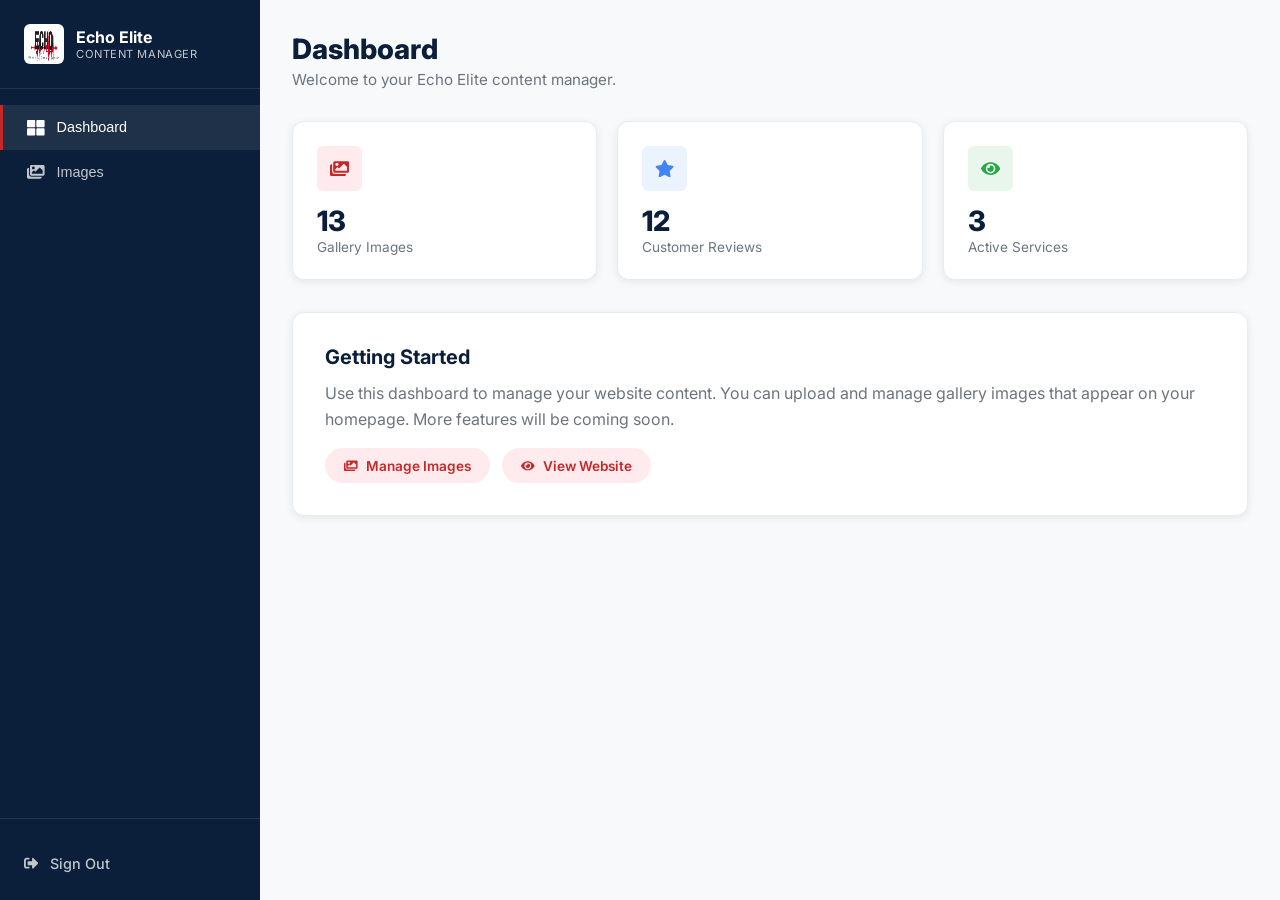
<file: dashboard/index.html>
<!DOCTYPE html><html><head><meta charSet="utf-8"/><meta http-equiv="x-ua-compatible" content="ie=edge"/><meta name="viewport" content="width=device-width, initial-scale=1, shrink-to-fit=no"/><meta name="generator" content="Gatsby 5.16.1"/><style data-href="/styles.38cc1d9f3d9898b90dba.css" data-identity="gatsby-global-css">@import url(https://fonts.googleapis.com/css2?family=Inter:opsz,wght@14..32,300;400;500;600;700&display=swap);:root{--color-primary:#c62828;--color-primary-alt:#d32f2f;--color-primary-dark:#b71c1c;--color-primary-light:#ef5350;--color-primary-ultra:#ffebee;--color-secondary:#0b1f3a;--color-secondary-mid:#16213e;--color-secondary-light:#0f3460;--color-dark-surface:#071529;--color-bg:#fff;--color-bg-alt:#f8f9fa;--color-bg-dark:#0b1f3a;--color-bg-card:#fff;--color-bg-glass:hsla(0,0%,100%,.1);--color-text:#1a1a2e;--color-text-muted:#6c757d;--color-text-light:#fff;--color-text-light-muted:hsla(0,0%,100%,.75);--color-border:#e9ecef;--color-border-dark:hsla(0,0%,100%,.15);--color-overlay:rgba(11,31,58,.55);--color-overlay-dark:rgba(11,31,58,.85);--color-overlay-light:rgba(43,43,43,.45);--color-star:#ffc107;--color-google:#4285f4;--color-facebook:#1877f2;--color-success:#28a745;--shadow-sm:0 2px 8px rgba(0,0,0,.08);--shadow-md:0 10px 30px rgba(0,0,0,.12);--shadow-lg:0 20px 60px rgba(0,0,0,.25);--shadow-card:0 4px 24px rgba(0,0,0,.1);--shadow-primary:0 10px 25px rgba(198,40,40,.3);--radius-sm:6px;--radius-md:12px;--radius-lg:20px;--radius-xl:32px;--radius-full:9999px;--transition-fast:0.15s ease;--transition-base:0.25s ease;--transition-slow:0.4s ease}body,html{background-color:var(--color-secondary);color:var(--color-text);overflow-x:hidden;scroll-behavior:smooth}*,body,html{margin:0;padding:0}*{box-sizing:border-box}.header{font-family:Inter,sans-serif;left:0;position:absolute!important;top:0;transition:all .5s cubic-bezier(.165,.84,.44,1);width:100%;z-index:1000}.header-scrolled{left:0;pointer-events:none;position:fixed!important;top:15px;width:100%}.header-scrolled .nav-wrapper{-webkit-backdrop-filter:blur(12px);backdrop-filter:blur(12px);background:hsla(0,0%,100%,.9);box-shadow:var(--shadow-md);height:60px;max-width:1000px;pointer-events:auto}.header-scrolled .top-bar{display:none!important}.header-scrolled .main-nav{padding-top:0}.container{padding:0 32px}.top-bar{background:linear-gradient(180deg,rgba(0,0,0,.5),transparent);color:var(--color-text-light);font-size:.85rem;padding:8px 0;pointer-events:auto;position:relative;transition:all .3s ease;width:100%;z-index:1100}.top-bar-hidden{opacity:0;transform:translateY(-100%)}.top-bar-content{justify-content:space-between;width:100%}.contact-info,.top-bar-content{align-items:center;display:flex}.contact-info{gap:15px}.contact-link{align-items:center;color:var(--color-text-light);display:flex;font-weight:500;gap:8px;text-decoration:none;transition:.2s}.divider{opacity:.3}.contact-link:hover{color:var(--color-text-light);text-decoration:underline}.rating-info{align-items:center;display:flex}.bbb-link{align-items:center;background:hsla(0,0%,100%,.1);border-radius:var(--radius-full);display:inline-flex;font-size:.8rem;font-weight:500;gap:.5rem;padding:.3rem .9rem;text-decoration:none;transition:all .2s ease}.bbb-link,.bbb-link:hover{color:var(--color-text-light)}.bbb-link:hover{background:var(--color-primary)!important}.star-icon{color:var(--color-star)!important;font-size:.8rem}.main-nav{background:transparent;position:relative;z-index:1000}.nav-wrapper{align-items:center;background:var(--color-bg-card);border-radius:var(--radius-full);box-shadow:var(--shadow-md);display:grid;grid-template-columns:auto 1fr auto;height:72px;margin:0 auto;max-width:1200px;padding:0 32px;transition:all .4s cubic-bezier(.165,.84,.44,1)}.logo-link{align-items:center;color:var(--color-secondary);display:flex;text-decoration:none;transition:all .3s ease}.logo-img{display:block;height:59px;mix-blend-mode:multiply;transition:height .3s ease;width:auto}.header-scrolled .logo-img{height:38px}.logo-accent{color:var(--color-primary-alt)}.desktop-nav{display:flex;justify-content:center}.nav-list{display:flex;gap:28px;list-style:none}.nav-link{color:var(--color-text);font-size:.95rem;font-weight:500;position:relative;text-decoration:none;transition:var(--transition-base)}.nav-link:hover{color:var(--color-primary)}.nav-link:after{background:var(--color-primary);bottom:-6px;content:"";height:2px;left:0;position:absolute;transition:var(--transition-base);width:0}.nav-link:hover:after{width:100%}.cta-wrapper{display:flex;justify-content:flex-end}.cta-button{align-items:center;background:var(--color-secondary-mid);border-radius:var(--radius-full);color:var(--color-text-light);display:inline-flex;font-size:.9rem;font-weight:600;gap:10px;padding:6px 6px 6px 18px;text-decoration:none;transition:var(--transition-base)}.cta-text{white-space:nowrap}.cta-icon{align-items:center;background:var(--color-primary);border-radius:50%;display:flex;height:34px;justify-content:center;transition:var(--transition-base);width:34px}.cta-button:hover{box-shadow:var(--shadow-md);transform:translateY(-2px)}.cta-button:hover .cta-icon{transform:translateX(5px)}.mobile-menu-button{background:none;border:none;color:var(--color-secondary);display:none;font-size:1.6rem}.mobile-menu-overlay{-webkit-backdrop-filter:blur(20px);backdrop-filter:blur(20px);background:var(--color-overlay-dark);display:flex;flex-direction:column;inset:0;padding:2.5rem 1.5rem;position:fixed;transform:translateX(100%);transition:transform .6s cubic-bezier(.85,0,.15,1);z-index:2000}.mobile-menu-open{transform:translateX(0)}.mobile-menu-content{display:flex;flex-direction:column;height:100%}.mobile-menu-header{align-items:center;display:flex;justify-content:space-between;margin-bottom:3rem;width:100%}.mobile-menu-logo{align-items:center;display:inline-flex}.mobile-menu-logo img{background:#fff;border-radius:var(--radius-sm);display:block;height:52px;padding:6px 10px;width:auto}.mobile-close-button{align-items:center;background:var(--color-bg-glass);border:1px solid var(--color-border-dark);border-radius:50%;color:var(--color-text-light);cursor:pointer;display:flex;font-size:1.5rem;height:50px;justify-content:center;transition:.3s;width:50px}.mobile-close-button:hover{background:hsla(0,0%,100%,.2);transform:rotate(90deg)}.mobile-nav-list{list-style:none;margin:0;padding:0}.mobile-nav-link{color:var(--color-text-light);display:block;font-size:2.2rem;font-weight:800;letter-spacing:-.02em;padding:.8rem 0;text-decoration:none;transition:.3s}.mobile-nav-link:active{color:var(--color-primary);transform:translateX(10px)}.mobile-cta-wrapper{margin-top:2rem}.mobile-cta-button{background:var(--color-primary-alt);border-radius:var(--radius-full);box-shadow:var(--shadow-primary);color:var(--color-text-light);display:block;font-size:1.2rem;font-weight:700;padding:1.2rem;text-align:center;text-decoration:none}.mobile-contact-info{border-top:1px solid var(--color-border-dark);display:flex;flex-direction:column;gap:1.2rem;margin-top:auto;padding-top:2rem}.mobile-bbb-link,.mobile-contact-link{align-items:center;color:var(--color-text-light-muted);display:flex;font-size:1rem;gap:12px;text-decoration:none}.mobile-bbb-link svg,.mobile-contact-link svg{color:var(--color-primary)}@media (max-width:768px){.header{padding-top:25px}.top-bar{display:none}.nav-wrapper{border-radius:var(--radius-xl);grid-template-columns:1fr auto;height:65px;justify-content:space-between;padding:0 20px}.cta-wrapper,.desktop-nav{display:none}.mobile-menu-button{align-items:center;background:var(--color-bg-alt);border:none;border-radius:50%;color:var(--color-secondary);display:flex;font-size:1.4rem;height:45px;justify-content:center;width:45px}.logo-img{height:38px}}.has-submenu{position:relative}.dropdown-icon{font-size:.7rem;margin-left:6px;transition:transform .3s ease;vertical-align:middle}.has-submenu:hover .dropdown-icon{transform:rotate(180deg)}.submenu{-webkit-backdrop-filter:blur(20px);backdrop-filter:blur(20px);background:hsla(0,0%,100%,.98);border:1px solid var(--color-border);border-radius:var(--radius-md);box-shadow:var(--shadow-lg);left:50%;opacity:0;padding:12px 0;position:absolute;top:calc(100% + 15px);transform:translateX(-50%) translateY(10px);transition:all .4s cubic-bezier(.165,.84,.44,1);visibility:hidden;width:240px;z-index:1000}.has-submenu:hover .submenu{opacity:1;transform:translateX(-50%) translateY(0);visibility:visible}.submenu-list{list-style:none;margin:0;padding:0}.submenu-link{color:var(--color-text);display:block;font-size:.92rem;font-weight:500;padding:12px 25px;text-decoration:none;transition:all .25s ease}.submenu-link:hover{background:var(--color-bg-alt);color:var(--color-primary);padding-left:32px}.mobile-nav-item{display:flex;flex-direction:column}.mobile-nav-link-wrapper{align-items:center;display:flex;justify-content:space-between;width:100%}.submenu-toggle{align-items:center;background:var(--color-bg-glass);border:1px solid var(--color-border-dark);border-radius:50%;color:var(--color-text-light);cursor:pointer;display:flex;height:45px;justify-content:center;transition:var(--transition-base);width:45px}.submenu-toggle.active{background:var(--color-primary);border-color:var(--color-primary);transform:rotate(90deg)}.mobile-submenu{border-left:1px solid var(--color-border-dark);list-style:none;margin:0 0 0 .5rem;max-height:0;overflow:hidden;padding:0 0 0 1rem;transition:all .5s cubic-bezier(.165,.84,.44,1)}.mobile-submenu.open{margin-bottom:1rem;margin-top:.5rem;max-height:800px}.mobile-submenu-link{color:var(--color-text-light-muted);display:block;font-size:1.3rem;font-weight:600;padding:.8rem 0;text-decoration:none;transition:all .3s ease}.mobile-submenu-link:active,.mobile-submenu-link:focus{color:var(--color-text-light);padding-left:10px}.faq-section{background:#fff;padding:6rem 0}.section-title-center{color:var(--color-overlay-dark);font-size:2.8rem;font-weight:850;letter-spacing:-.03em;line-height:1.1;margin-bottom:3.5rem;text-align:center}.faq-list{display:flex;flex-direction:column;gap:1.2rem;margin:0 auto;max-width:800px}.faq-item{border:1px solid var(--color-border);border-radius:var(--radius-md);cursor:pointer;padding:1.5rem;transition:var(--transition-base)}.faq-item:hover{box-shadow:var(--shadow-sm);transform:translateY(-2px)}.faq-item.active,.faq-item:hover{border-color:var(--color-primary)}.faq-item.active{background:#fdfdfd}.faq-question{align-items:center;display:flex;gap:1rem;justify-content:space-between}.faq-question h3{color:var(--color-overlay-dark);font-size:1.15rem;font-weight:700;margin:0}.faq-answer{max-height:0;overflow:hidden;transition:max-height .4s cubic-bezier(.165,.84,.44,1)}.faq-item.active .faq-answer{margin-top:1.2rem;max-height:400px}.faq-answer p{color:var(--color-text-muted);line-height:1.6}.next-steps-section{background:var(--color-bg-light);padding:8rem 0;text-align:center}.section-title-center{color:#fff;font-size:3rem;font-weight:900;letter-spacing:-.04em;margin-bottom:1.5rem}.section-subtitle-center{color:var(--color-text-muted);font-size:1.15rem;line-height:1.6;margin:1.5rem auto 5rem;max-width:600px;opacity:.8}.steps-grid{display:grid;gap:2.5rem;grid-template-columns:repeat(4,1fr)}.step-card{background:#fff;border-radius:var(--radius-xl);box-shadow:var(--shadow-sm);padding:3rem 1.5rem;position:relative;transition:var(--transition-base)}.step-card:hover{box-shadow:var(--shadow-lg);transform:translateY(-10px)}.step-number{align-items:center;background:var(--color-primary);border:4px solid var(--color-bg-light);border-radius:var(--radius-full);box-shadow:0 10px 20px rgba(198,40,40,.2);color:#fff;display:flex;font-size:1.25rem;font-weight:900;height:50px;justify-content:center;left:30px;position:absolute;top:-20px;width:50px}.step-icon{font-size:3rem;margin-bottom:2rem;opacity:.9}.step-card h3,.step-icon{color:var(--color-overlay-dark)}.step-card h3{font-size:1.35rem;font-weight:800;line-height:1.2;margin-bottom:1.2rem}.step-card p{color:var(--color-text-muted);font-size:1rem;line-height:1.6}@media (max-width:1024px){.steps-grid{gap:3rem 2rem;grid-template-columns:repeat(2,1fr)}}@media (max-width:640px){.steps-grid{grid-template-columns:1fr}.section-title-center{font-size:2.2rem}}.hero{align-items:center;background-color:var(--color-secondary);display:flex;font-family:Inter,sans-serif;min-height:100vh;overflow:hidden;position:relative}.hero-bg{height:100%;left:0;overflow:hidden;position:absolute;top:0;width:100%;z-index:0}.hero-bg-image{height:100%;object-fit:cover;object-position:center 5%;transform:scale(1.1);width:100%}.hero-overlay{background:var(--color-overlay);height:100%;left:0;top:0;width:100%}.hero-container{align-items:center;display:grid;gap:2rem;grid-template-columns:1.5fr .5fr;margin:0 auto;max-width:1400px;padding:10rem 3rem 14rem;position:relative;width:100%;z-index:2}.hero-content{max-width:900px}.trust-badge{-webkit-backdrop-filter:blur(8px);backdrop-filter:blur(8px);background:var(--color-bg-glass);border:1px solid var(--color-border-dark);border-radius:var(--radius-full);display:inline-flex;margin-bottom:1.5rem;padding:8px 20px}.badge-text2{font-size:.9rem;font-weight:500}.badge-text2,.hero-title{color:var(--color-text-light)}.hero-title{font-size:5.5rem;font-weight:800;line-height:1.05;margin-bottom:2.2rem;max-width:1000px;text-shadow:0 10px 30px rgba(0,0,0,.2)}.hero-description{color:var(--color-text-light-muted);font-size:1.35rem;line-height:1.7;margin-bottom:4rem;max-width:640px}.hero-description strong{color:var(--color-text-light);font-weight:700}.hero-ratings{display:flex;gap:3rem;margin-bottom:3.5rem}.hero-cta-group{align-items:center;display:flex;gap:1rem}.hero-cta-btn{align-items:center;border-radius:var(--radius-full);display:inline-flex;font-size:1rem;font-weight:700;gap:10px;padding:1rem 1.8rem;text-decoration:none;transition:var(--transition-base)}.hero-cta-btn.primary{background:var(--color-primary-alt);box-shadow:var(--shadow-primary);color:var(--color-text-light)}.hero-cta-btn.secondary{-webkit-backdrop-filter:blur(10px);backdrop-filter:blur(10px);background:var(--color-bg-glass);border:1px solid var(--color-border-dark);color:var(--color-text-light)}.hero-cta-btn:hover{filter:brightness(1.1);transform:translateY(-3px)}@media (min-width:1025px){.hero-cta-group{display:none}}.rating-box{align-items:center;display:flex;gap:15px;text-decoration:none;transition:transform .3s ease}.rating-box:hover{transform:translateY(-2px)}.platform-icon{align-items:center;background:#fff;border-radius:50%;box-shadow:var(--shadow-sm);display:flex;flex-shrink:0;font-size:1.2rem;height:45px;justify-content:center;width:45px}.platform-icon.google{color:var(--color-google)}.platform-icon.facebook{color:var(--color-facebook)}.stars{align-items:center;color:var(--color-star);display:flex;font-size:.95rem;gap:3px}.rating-details{display:flex;flex-direction:column;gap:2px}.score{color:var(--color-text-light);font-size:1.15rem;font-weight:800;margin-left:5px}.platform-name{color:var(--color-text-light-muted);font-size:.8rem;font-weight:500;letter-spacing:.5px;text-transform:uppercase}.hero-right{align-items:flex-end;display:flex;justify-content:flex-end}.review-card{-webkit-backdrop-filter:blur(25px)!important;backdrop-filter:blur(25px)!important;background:var(--color-overlay-light)!important;border:1px solid var(--color-border-dark)!important;border-radius:var(--radius-xl);box-shadow:var(--shadow-lg);margin-bottom:-255px;margin-left:auto;max-width:340px;padding:2.2rem!important;position:relative;transition:all .4s cubic-bezier(.175,.885,.32,1.275)}.review-card:hover{border-color:hsla(0,0%,100%,.3)!important;transform:translateY(-8px) scale(1.02)}.quote-icon-top{color:var(--color-primary);font-size:1.8rem;margin-bottom:.8rem;opacity:.8}.review-text-premium{color:var(--color-text-light);font-size:1.15rem;font-style:italic;font-weight:500;letter-spacing:.2px;line-height:1.5;margin-bottom:2rem}.reviewer-footer{align-items:center;border-top:1px solid var(--color-border-dark);display:flex;gap:15px;padding-top:1.2rem}.reviewer-initials-box{align-items:center;background:var(--color-primary);border:1px solid var(--color-border-dark);border-radius:var(--radius-sm);color:var(--color-text-light);display:flex;flex-shrink:0;font-size:1.25rem;font-weight:700;height:55px;justify-content:center;letter-spacing:1px;-webkit-user-select:none;user-select:none;width:55px}.reviewer-meta{display:flex;flex-direction:column;gap:4px}.reviewer-name-new{color:var(--color-text-light);font-size:1.05rem;font-weight:700}.reviewer-rating-new{align-items:center;display:flex;gap:8px}.stars-row{color:var(--color-primary);font-size:.75rem;gap:2px}.score-new{color:var(--color-text-light);font-size:.85rem;font-weight:800;opacity:.9}.hero-bottom-bar{bottom:0;left:0;padding:0 2rem 40px;position:absolute;width:100%;z-index:10}.bottom-bar-wrapper{align-items:center;background:var(--color-bg);border-radius:var(--radius-full);box-shadow:var(--shadow-md);display:flex;height:90px;justify-content:space-between;margin:0 auto;max-width:1280px;padding:0 10px 0 30px}.bottom-nav{display:flex;gap:1.5rem}.bottom-nav-link{align-items:center;background:rgba(0,0,0,.04);border-radius:var(--radius-md);color:var(--color-text);display:flex;font-weight:600;gap:12px;padding:12px 20px;text-decoration:none;transition:var(--transition-base)}.bottom-nav-link:hover{background:rgba(0,0,0,.08);color:var(--color-primary)}.nav-icon{font-size:1.1rem;opacity:.6}.bottom-cta{align-items:center;background:var(--color-primary);border-radius:var(--radius-full);color:var(--color-text-light);display:flex;font-size:1.1rem;font-weight:700;height:70px;padding:0 40px;text-decoration:none;transition:var(--transition-base)}.bottom-cta:hover{filter:brightness(1.1);transform:scale(1.02)}@media (max-width:1200px){.hero-title{font-size:3.5rem}}@media (max-width:1024px){.hero-container{grid-template-columns:1fr;padding:10rem 2rem 8rem;text-align:center}.hero-content{margin:0 auto}.hero-description{margin:0 auto 2.5rem}.hero-ratings{justify-content:center}.review-card{margin:3rem auto 0}.hero-bottom-bar{display:none}}@media (max-width:768px){.hero-container{padding:12rem 1.5rem 6rem}.trust-badge{margin-bottom:1rem}.hero-title{font-size:2.85rem;letter-spacing:-.02em;line-height:1.1;margin-bottom:1.8rem}.hero-overlay{background:linear-gradient(180deg,rgba(11,31,58,.5) 0,rgba(11,31,58,.2))}.hero-ratings{flex-direction:row!important;flex-wrap:wrap;gap:1.5rem;justify-content:center;margin-bottom:3rem}.hero-cta-group{flex-direction:column;margin-bottom:2rem;width:100%}.hero-cta-btn{justify-content:center;padding:1.2rem;width:100%}.review-card{-webkit-backdrop-filter:blur(20px)!important;backdrop-filter:blur(20px)!important;background:var(--color-overlay-light)!important;border:1px solid var(--color-border-dark)!important;border-radius:var(--radius-xl);box-shadow:var(--shadow-lg);margin:4rem auto;max-width:360px;padding:2rem!important;width:100%}.hero-description{font-size:1rem}.bottom-nav-link span{display:none}.bottom-nav-link{padding:15px}.nav-icon{font-size:1.4rem;opacity:.9}}.about{background-color:var(--color-bg);font-family:Inter,-apple-system,BlinkMacSystemFont,Segoe UI,Roboto,Helvetica,Arial,sans-serif;overflow-x:hidden;padding:5rem 0}.about-container{margin:0 auto;max-width:1280px;padding:0 2rem}.about-grid{align-items:center;display:grid;gap:5rem;grid-template-columns:1.1fr .9fr}.about-content{max-width:100%}.section-tag{margin-bottom:1.5rem}.tag-icon{font-size:.9rem}.about-title{color:var(--color-secondary);font-size:2.5rem;font-weight:800;letter-spacing:-.02em;line-height:1.2;margin-bottom:1.2rem}.about-description{color:var(--color-text-muted);font-size:1rem;line-height:1.6;margin-bottom:2rem}.about-stats{display:flex;flex-wrap:wrap;gap:2rem;margin-bottom:2rem}.stat-item{align-items:center;display:flex;gap:.8rem}.stat-icon{color:var(--color-primary-alt);font-size:1.8rem}.stat-icon.star{color:var(--color-star)}.stat-info{display:flex;flex-direction:column}.stat-info strong{color:var(--color-secondary);font-size:1.2rem}.stat-info span{color:var(--color-text-muted);font-size:.85rem}.about-highlights{background:var(--color-bg-alt);border-left:4px solid var(--color-primary-alt);border-radius:var(--radius-md);display:grid;gap:1.5rem;grid-template-columns:repeat(auto-fit,minmax(240px,1fr));margin-bottom:2.5rem;padding:1.5rem}.highlight-item{align-items:center;color:var(--color-text);display:flex;font-size:.9rem;font-weight:500;gap:1rem}.highlight-icon{color:var(--color-secondary-light);font-size:1rem}.about-cta{align-items:center;background-color:var(--color-primary-alt);border-radius:var(--radius-full);box-shadow:var(--shadow-primary);color:var(--color-text-light);display:inline-flex;font-weight:700;padding:.9rem 2rem;text-decoration:none;transition:var(--transition-base)}.about-cta:hover{background-color:var(--color-primary-dark);box-shadow:0 8px 20px rgba(198,40,40,.3);transform:translateY(-2px)}.about-image,.image-wrapper{position:relative}.image-wrapper{border-radius:var(--radius-lg);box-shadow:var(--shadow-lg);height:550px;overflow:hidden}.about-img{display:block;height:100%;object-fit:cover;transition:var(--transition-slow);width:100%}.image-overlay{background:linear-gradient(to top,var(--color-overlay-dark),transparent);bottom:0;left:0;padding:1.5rem;position:absolute;right:0;transform:translateY(100%);transition:var(--transition-base)}.image-wrapper:hover .image-overlay{transform:translateY(0)}.overlay-content{align-items:center;color:var(--color-text-light);display:flex;font-weight:600;gap:.8rem}.overlay-icon{color:var(--color-primary-alt);font-size:1.2rem}.image-badge{-webkit-backdrop-filter:blur(4px);backdrop-filter:blur(4px);background:hsla(0,0%,100%,.95);border-radius:var(--radius-full);box-shadow:var(--shadow-sm);padding:.5rem 1rem;position:absolute;right:1rem;text-align:center;top:1rem}.badge-text{color:var(--color-secondary);font-size:.7rem;font-weight:600}.badge-rating{color:var(--color-primary-alt);font-size:.9rem;font-weight:800}@media (max-width:1024px){.about-grid{gap:2rem;grid-template-columns:1fr;text-align:center}.about-content{order:1}.about-image{margin:0 auto;max-width:500px;order:0}.section-tag{margin-left:auto;margin-right:auto}.about-stats{justify-content:center}.about-highlights{align-items:center}.about-cta{margin:0 auto}}@media (max-width:768px){.about{padding:3rem 0}.about-container{padding:0 1.5rem}.about-title{font-size:2rem}.about-description{font-size:.95rem}.about-stats{align-items:center;flex-direction:column;gap:1rem}.stat-item{justify-content:center;width:100%}}.services{background-color:var(--color-bg-alt);font-family:Inter,-apple-system,BlinkMacSystemFont,Segoe UI,Roboto,Helvetica,Arial,sans-serif;overflow-x:hidden;padding:5rem 0}.services-container{margin:0 auto;max-width:1280px;padding:0 2rem}.services-header{margin:0 auto 3rem;max-width:700px;text-align:center}.section-tag{align-items:center;background-color:var(--color-bg);box-shadow:var(--shadow-sm);display:inline-flex;font-weight:600;gap:.5rem;margin-bottom:1rem;padding:.5rem 1.2rem}.services-title{color:var(--color-secondary);font-size:2.5rem;font-weight:800;letter-spacing:-.02em;margin-bottom:1rem}.services-subtitle{color:var(--color-text-muted);font-size:1.1rem;line-height:1.5}.services-grid{display:grid;gap:2rem;grid-template-columns:repeat(auto-fit,minmax(280px,1fr))}.service-card{background:var(--color-bg);border-radius:var(--radius-lg);box-shadow:var(--shadow-sm);display:flex;flex-direction:column;overflow:hidden;transition:all .3s cubic-bezier(.2,.9,.4,1.1)}.service-card:hover{box-shadow:var(--shadow-lg);transform:translateY(-8px)}.card-image{height:220px;overflow:hidden;position:relative}.card-image img{height:100%;object-fit:cover;transition:transform .5s ease;width:100%}.service-card:hover .card-image img{transform:scale(1.05)}.card-icon{-webkit-backdrop-filter:blur(4px);backdrop-filter:blur(4px);background:hsla(0,0%,100%,.95);border-radius:50%;bottom:1rem;box-shadow:var(--shadow-sm);color:var(--color-primary-alt);font-size:1.2rem;padding:.6rem;position:absolute;right:1rem;transition:var(--transition-base)}.service-card:hover .card-icon{background:var(--color-primary-alt);color:var(--color-text-light);transform:scale(1.1)}.card-content{display:flex;flex:1 1;flex-direction:column;padding:1.5rem}.card-title{color:var(--color-secondary);font-size:1.3rem;font-weight:700;margin-bottom:.75rem}.card-description{color:var(--color-text-muted);flex:1 1;font-size:.9rem;line-height:1.5;margin-bottom:1.5rem}.card-btn{align-items:center;color:var(--color-secondary-light);display:inline-flex;font-size:.9rem;font-weight:600;gap:.5rem;margin-top:auto;text-decoration:none;transition:var(--transition-fast)}.card-btn:hover{color:var(--color-primary-alt);gap:.8rem}.btn-icon{font-size:.8rem;transition:transform .2s}.card-btn:hover .btn-icon{transform:translateX(4px)}@media (max-width:1024px){.services-grid{gap:1.5rem}}@media (max-width:768px){.services{padding:3rem 0}.services-container{padding:0 1.5rem}.services-title{font-size:2rem}.services-subtitle{font-size:1rem}.card-image{height:180px}}@media (max-width:480px){.services-grid{grid-template-columns:1fr}}:root{--swiper-theme-color:#007aff}:host{display:block;margin-left:auto;margin-right:auto;position:relative;z-index:1}.swiper{display:block;list-style:none;margin-left:auto;margin-right:auto;overflow:hidden;padding:0;position:relative;z-index:1}.swiper-vertical>.swiper-wrapper{flex-direction:column}.swiper-wrapper{box-sizing:content-box;display:flex;height:100%;position:relative;transition-property:transform;transition-timing-function:var(--swiper-wrapper-transition-timing-function,initial);width:100%;z-index:1}.swiper-android .swiper-slide,.swiper-ios .swiper-slide,.swiper-wrapper{transform:translateZ(0)}.swiper-horizontal{touch-action:pan-y}.swiper-vertical{touch-action:pan-x}.swiper-slide{display:block;flex-shrink:0;height:100%;position:relative;transition-property:transform;width:100%}.swiper-slide-invisible-blank{visibility:hidden}.swiper-autoheight,.swiper-autoheight .swiper-slide{height:auto}.swiper-autoheight .swiper-wrapper{align-items:flex-start;transition-property:transform,height}.swiper-backface-hidden .swiper-slide{backface-visibility:hidden;transform:translateZ(0)}.swiper-3d.swiper-css-mode .swiper-wrapper{perspective:1200px}.swiper-3d .swiper-wrapper{transform-style:preserve-3d}.swiper-3d{perspective:1200px;.swiper-cube-shadow,.swiper-slide{transform-style:preserve-3d}}.swiper-css-mode{>.swiper-wrapper{-ms-overflow-style:none;overflow:auto;scrollbar-width:none;&::-webkit-scrollbar{display:none}}>.swiper-wrapper>.swiper-slide{scroll-snap-align:start start}&.swiper-horizontal{>.swiper-wrapper{scroll-snap-type:x mandatory}>.swiper-wrapper>.swiper-slide:first-child{margin-inline-start:var(--swiper-slides-offset-before);scroll-margin-inline-start:var(--swiper-slides-offset-before)}>.swiper-wrapper>.swiper-slide:last-child{margin-inline-end:var(--swiper-slides-offset-after)}}&.swiper-vertical{>.swiper-wrapper{scroll-snap-type:y mandatory}>.swiper-wrapper>.swiper-slide:first-child{margin-block-start:var(--swiper-slides-offset-before);scroll-margin-block-start:var(--swiper-slides-offset-before)}>.swiper-wrapper>.swiper-slide:last-child{margin-block-end:var(--swiper-slides-offset-after)}}&.swiper-free-mode{>.swiper-wrapper{scroll-snap-type:none}>.swiper-wrapper>.swiper-slide{scroll-snap-align:none}}&.swiper-centered{>.swiper-wrapper:before{content:"";flex-shrink:0;order:9999}>.swiper-wrapper>.swiper-slide{scroll-snap-align:center center;scroll-snap-stop:always}}&.swiper-centered.swiper-horizontal{>.swiper-wrapper>.swiper-slide:first-child{margin-inline-start:var(--swiper-centered-offset-before)}>.swiper-wrapper:before{height:100%;min-height:1px;width:var(--swiper-centered-offset-after)}}&.swiper-centered.swiper-vertical{>.swiper-wrapper>.swiper-slide:first-child{margin-block-start:var(--swiper-centered-offset-before)}>.swiper-wrapper:before{height:var(--swiper-centered-offset-after);min-width:1px;width:100%}}}.swiper-3d{.swiper-slide-shadow,.swiper-slide-shadow-bottom,.swiper-slide-shadow-left,.swiper-slide-shadow-right,.swiper-slide-shadow-top{height:100%;left:0;pointer-events:none;position:absolute;top:0;width:100%;z-index:10}.swiper-slide-shadow{background:rgba(0,0,0,.15)}.swiper-slide-shadow-left{background-image:linear-gradient(270deg,rgba(0,0,0,.5),transparent)}.swiper-slide-shadow-right{background-image:linear-gradient(90deg,rgba(0,0,0,.5),transparent)}.swiper-slide-shadow-top{background-image:linear-gradient(0deg,rgba(0,0,0,.5),transparent)}.swiper-slide-shadow-bottom{background-image:linear-gradient(180deg,rgba(0,0,0,.5),transparent)}}.swiper-lazy-preloader{border:4px solid var(--swiper-preloader-color,var(--swiper-theme-color));border-radius:50%;border-top:4px solid transparent;box-sizing:border-box;height:42px;left:50%;margin-left:-21px;margin-top:-21px;position:absolute;top:50%;transform-origin:50%;width:42px;z-index:10}.swiper-watch-progress .swiper-slide-visible,.swiper:not(.swiper-watch-progress){.swiper-lazy-preloader{animation:swiper-preloader-spin 1s linear infinite}}.swiper-lazy-preloader-white{--swiper-preloader-color:#fff}.swiper-lazy-preloader-black{--swiper-preloader-color:#000}@keyframes swiper-preloader-spin{0%{transform:rotate(0deg)}to{transform:rotate(1turn)}}.swiper-pagination{position:absolute;text-align:center;transform:translateZ(0);transition:opacity .3s;z-index:10;&.swiper-pagination-hidden{opacity:0}&.swiper-pagination-disabled,.swiper-pagination-disabled>&{display:none!important}}.swiper-horizontal>.swiper-pagination-bullets,.swiper-pagination-bullets.swiper-pagination-horizontal,.swiper-pagination-custom,.swiper-pagination-fraction{bottom:var(--swiper-pagination-bottom,8px);left:0;top:var(--swiper-pagination-top,auto);width:100%}.swiper-pagination-bullets-dynamic{font-size:0;overflow:hidden;.swiper-pagination-bullet{position:relative;transform:scale(.33)}.swiper-pagination-bullet-active,.swiper-pagination-bullet-active-main{transform:scale(1)}.swiper-pagination-bullet-active-prev{transform:scale(.66)}.swiper-pagination-bullet-active-prev-prev{transform:scale(.33)}.swiper-pagination-bullet-active-next{transform:scale(.66)}.swiper-pagination-bullet-active-next-next{transform:scale(.33)}}.swiper-pagination-bullet{background:var(--swiper-pagination-bullet-inactive-color,#000);border-radius:var(--swiper-pagination-bullet-border-radius,50%);display:inline-block;height:var(--swiper-pagination-bullet-height,var(--swiper-pagination-bullet-size,8px));opacity:var(--swiper-pagination-bullet-inactive-opacity,.2);width:var(--swiper-pagination-bullet-width,var(--swiper-pagination-bullet-size,8px));button&{appearance:none;border:none;box-shadow:none;margin:0;padding:0}.swiper-pagination-clickable &{cursor:pointer}&:only-child{display:none!important}}.swiper-pagination-bullet-active{background:var(--swiper-pagination-color,var(--swiper-theme-color));opacity:var(--swiper-pagination-bullet-opacity,1)}.swiper-pagination-vertical.swiper-pagination-bullets,.swiper-vertical>.swiper-pagination-bullets{left:var(--swiper-pagination-left,auto);right:var(--swiper-pagination-right,8px);top:50%;transform:translate3d(0,-50%,0);.swiper-pagination-bullet{display:block;margin:var(--swiper-pagination-bullet-vertical-gap,6px) 0}&.swiper-pagination-bullets-dynamic{top:50%;transform:translateY(-50%);width:8px;.swiper-pagination-bullet{display:inline-block;transition:transform .2s,top .2s}}}.swiper-horizontal>.swiper-pagination-bullets,.swiper-pagination-horizontal.swiper-pagination-bullets{.swiper-pagination-bullet{margin:0 var(--swiper-pagination-bullet-horizontal-gap,4px)}&.swiper-pagination-bullets-dynamic{left:50%;transform:translateX(-50%);white-space:nowrap;.swiper-pagination-bullet{transition:transform .2s,left .2s}}}.swiper-horizontal.swiper-rtl>.swiper-pagination-bullets-dynamic .swiper-pagination-bullet{transition:transform .2s,right .2s}.swiper-pagination-fraction{color:var(--swiper-pagination-fraction-color,inherit)}.swiper-pagination-progressbar{background:var(--swiper-pagination-progressbar-bg-color,rgba(0,0,0,.25));position:absolute;.swiper-pagination-progressbar-fill{background:var(--swiper-pagination-color,var(--swiper-theme-color));height:100%;left:0;position:absolute;top:0;transform:scale(0);transform-origin:left top;width:100%}.swiper-rtl & .swiper-pagination-progressbar-fill{transform-origin:right top}&.swiper-pagination-horizontal,&.swiper-pagination-vertical.swiper-pagination-progressbar-opposite,.swiper-horizontal>&,.swiper-vertical>&.swiper-pagination-progressbar-opposite{height:var(--swiper-pagination-progressbar-size,4px);left:0;top:0;width:100%}&.swiper-pagination-horizontal.swiper-pagination-progressbar-opposite,&.swiper-pagination-vertical,.swiper-horizontal>&.swiper-pagination-progressbar-opposite,.swiper-vertical>&{height:100%;left:0;top:0;width:var(--swiper-pagination-progressbar-size,4px)}}.swiper-pagination-lock{display:none}.contact-page{background-color:var(--color-bg);font-family:Outfit,sans-serif;overflow-x:hidden}.contact-hero{align-items:center;background-color:var(--color-secondary);color:var(--color-text-light);display:flex;justify-content:center;min-height:380px;overflow:hidden;padding:140px 0 60px;position:relative;text-align:center}.contact-hero-bg{height:100%;left:0;position:absolute;top:0;width:100%;z-index:0}.contact-hero-bg img{height:100%;object-fit:cover;object-position:center;width:100%}.contact-hero-overlay{background:linear-gradient(135deg,rgba(11,31,58,.92),rgba(11,31,58,.75));height:100%;left:0;position:absolute;top:0;width:100%;z-index:1}.contact-hero-content{max-width:800px;padding:0 2rem;position:relative;z-index:2}.contact-hero .badge{background-color:rgba(198,40,40,.2);border:1px solid rgba(198,40,40,.3);border-radius:100px;color:var(--color-primary-light);display:inline-block;font-size:.85rem;font-weight:700;letter-spacing:.05em;margin-bottom:2rem;padding:.5rem 1.5rem;text-transform:uppercase}.contact-hero h1{font-size:4rem;font-weight:800;letter-spacing:-.03em;line-height:1.1;margin-bottom:1.5rem}.contact-hero .highlight{color:var(--color-primary)}.contact-hero p{font-size:1.25rem;margin:0 auto;max-width:600px;opacity:.9}.contact-main{background-color:var(--color-bg-alt);padding:8rem 0}.contact-grid{align-items:start;display:grid;gap:5rem;grid-template-columns:1fr 1.2fr}.contact-info-side h2{color:var(--color-secondary);font-size:2.5rem;font-weight:800;letter-spacing:-.02em;margin-bottom:1.5rem}.contact-info-side p{color:var(--color-text);font-size:1.1rem;line-height:1.7;margin-bottom:3rem}.contact-details-list{display:flex;flex-direction:column;gap:2.5rem}.contact-item{display:flex;gap:1.5rem}.contact-icon{align-items:center;background-color:var(--color-bg);border-radius:16px;box-shadow:var(--shadow-sm);color:var(--color-primary);display:flex;flex-shrink:0;font-size:1.5rem;height:60px;justify-content:center;width:60px}.contact-text h3{color:var(--color-secondary);font-size:1.25rem;font-weight:700;margin-bottom:.5rem}.contact-text a,.contact-text p{color:var(--color-text-muted);display:block;font-size:1.05rem;text-decoration:none;transition:color .3s}.contact-text a:hover{color:var(--color-primary)}.contact-form-side{background:var(--color-bg);border:1px solid rgba(0,0,0,.02);border-radius:32px;box-shadow:var(--shadow-lg);padding:4rem}.form-group{margin-bottom:2rem}.form-group label{color:var(--color-secondary);display:block;font-size:.95rem;font-weight:600;margin-bottom:.75rem}.form-group input,.form-group select,.form-group textarea{background-color:var(--color-bg-alt);border:2px solid transparent;border-radius:12px;color:var(--color-secondary);font-family:inherit;font-size:1rem;padding:1rem 1.25rem;transition:all .3s;width:100%}.form-group input:focus,.form-group select:focus,.form-group textarea:focus{background-color:var(--color-bg);border-color:var(--color-secondary);box-shadow:0 0 0 4px rgba(11,31,58,.05);outline:none}.submit-btn{align-items:center;background-color:var(--color-primary);border:none;border-radius:12px;color:var(--color-text-light);cursor:pointer;display:flex;font-size:1.1rem;font-weight:700;gap:1rem;justify-content:center;padding:1.25rem;transition:all .3s;width:100%}.submit-btn:hover{background-color:var(--color-primary-dark);box-shadow:0 10px 20px rgba(198,40,40,.2);transform:translateY(-2px)}.submit-btn:active{transform:translateY(0)}.map-section{line-height:0;width:100%}.map-section iframe{border:none;filter:grayscale(.2) contrast(1.1);height:500px!important;width:100%!important}@media (max-width:1024px){.contact-grid{gap:4rem;grid-template-columns:1fr}.contact-hero h1{font-size:3rem}}@media (max-width:768px){.contact-hero{min-height:320px;padding:120px 0 50px}.contact-hero-content{margin-top:0}.contact-hero h1{font-size:2.5rem}.contact-main{padding:5rem 0}.contact-form-side{padding:2.5rem 1.5rem}.contact-info-side h2{font-size:2rem}}.gallery-section{background-color:var(--color-bg-alt);font-family:Inter,sans-serif;overflow:hidden;padding:10rem 0}.gallery-header{margin:0 auto 4rem;max-width:850px;text-align:center}.gallery-title{color:var(--color-secondary);font-size:3.8rem;font-weight:900;letter-spacing:-.05em;line-height:1.1;margin-bottom:1.5rem}.gallery-title .highlight{color:var(--color-primary-alt)}.gallery-subtitle{color:var(--color-text-muted);font-size:1.3rem;line-height:1.7;margin:0 auto;max-width:700px}.filter-bar{align-items:center;background:var(--color-bg);border:1px solid var(--color-border);border-radius:var(--radius-full);box-shadow:var(--shadow-sm);display:flex;flex-direction:column;gap:1.5rem;margin-bottom:5rem;margin-left:auto;margin-right:auto;max-width:-moz-fit-content;max-width:fit-content;padding:1.5rem}@media (min-width:768px){.filter-bar{flex-direction:row;padding:.8rem 2.5rem}}.filter-label{align-items:center;color:var(--color-text-muted);display:flex;font-size:.9rem;font-weight:700;gap:.6rem;letter-spacing:.1em;text-transform:uppercase}.categories-list{display:flex;flex-wrap:wrap;gap:1rem;justify-content:center}.filter-btn{background:transparent;border:1px solid transparent;border-radius:var(--radius-full);color:var(--color-secondary);cursor:pointer;font-size:.95rem;font-weight:600;padding:.6rem 1.4rem;transition:var(--transition-base)}.filter-btn:hover{background:var(--color-bg-alt);color:var(--color-primary-alt)}.filter-btn.active{background:var(--color-primary-alt);box-shadow:var(--shadow-primary);color:var(--color-text-light)}.masonry-grid{column-count:1;column-gap:2rem;width:100%}@media (min-width:640px){.masonry-grid{column-count:2}}@media (min-width:1024px){.masonry-grid{column-count:3}}@media (min-width:1536px){.masonry-grid{column-count:4}}.masonry-item{animation:gridFadeIn .6s ease forwards;display:inline-block;margin-bottom:2rem;opacity:0;width:100%}@keyframes gridFadeIn{0%{opacity:0;transform:translateY(20px)}to{opacity:1;transform:translateY(0)}}.gallery-card{background:var(--color-bg);border:1px solid var(--color-border);border-radius:var(--radius-lg);box-shadow:var(--shadow-sm);cursor:pointer;overflow:hidden;transition:transform .4s cubic-bezier(.165,.84,.44,1),box-shadow .4s}.gallery-card:hover{box-shadow:var(--shadow-lg);transform:translateY(-8px)}.gallery-img-wrapper{overflow:hidden;position:relative}.gallery-img{display:block;height:auto;transition:transform .8s cubic-bezier(.165,.84,.44,1);width:100%}.gallery-card:hover .gallery-img{transform:scale(1.08)}.gallery-overlay{align-items:center;background:linear-gradient(to top,var(--color-overlay-dark),transparent 70%);display:flex;inset:0;justify-content:center;opacity:0;position:absolute;transition:opacity .4s ease}.gallery-card:hover .gallery-overlay{opacity:1}.zoom-icon{color:var(--color-text-light);font-size:3rem;transform:scale(.6);transition:transform .4s cubic-bezier(.165,.84,.44,1)}.gallery-card:hover .zoom-icon{transform:scale(1)}.overlay-info{bottom:0;color:var(--color-text-light);left:0;padding:2rem;position:absolute;right:0;transform:translateY(15px);transition:transform .4s ease}.gallery-card:hover .overlay-info{transform:translateY(0)}.category-tag{background:var(--color-primary-alt);border-radius:var(--radius-full);display:inline-block;font-size:.7rem;font-weight:700;letter-spacing:.05em;margin-bottom:.6rem;padding:.35rem .9rem;text-transform:uppercase}.overlay-info h3{font-size:1.25rem;font-weight:800;line-height:1.3;margin:0}.load-more-container{margin-top:5rem;text-align:center}.btn-load-more{background:var(--color-secondary);border:none;border-radius:var(--radius-md);box-shadow:var(--shadow-primary);color:var(--color-text-light);cursor:pointer;display:inline-block;font-size:1.1rem;font-weight:700;padding:1.2rem 3rem;text-decoration:none;transition:var(--transition-base)}.btn-load-more:hover{background:var(--color-primary-alt);box-shadow:0 15px 40px rgba(198,40,40,.3);transform:translateY(-5px)}.lightbox-overlay{animation:fadeIn .4s ease;-webkit-backdrop-filter:blur(15px);backdrop-filter:blur(15px);background:var(--color-overlay-dark);inset:0;padding:2rem;position:fixed;z-index:5000}.lightbox-nav-btn,.lightbox-overlay{align-items:center;display:flex;justify-content:center}.lightbox-nav-btn{background:hsla(0,0%,100%,.05);border:1px solid hsla(0,0%,100%,.1);border-radius:50%;color:var(--color-text-light);cursor:pointer;font-size:1.5rem;height:65px;position:absolute;top:50%;transform:translateY(-50%);transition:all .3s cubic-bezier(.165,.84,.44,1);width:65px;z-index:5010}.lightbox-nav-btn:hover{background:hsla(0,0%,100%,.1);transform:translateY(-50%) scale(1.1)}.lightbox-nav-btn.prev{left:3rem}.lightbox-nav-btn.next{right:3rem}@media (max-width:768px){.lightbox-nav-btn{font-size:1.2rem;height:50px;width:50px}.lightbox-nav-btn.prev{left:1rem}.lightbox-nav-btn.next{right:1rem}}.lightbox-close{color:var(--color-text-light);cursor:pointer;font-size:2.5rem;opacity:.6;position:absolute;right:2rem;top:2rem;transition:.3s}.lightbox-close:hover{opacity:1}.lightbox-content{align-items:center;display:flex;flex-direction:column;max-height:85vh;max-width:90vw}.lightbox-main-img{border-radius:var(--radius-md);box-shadow:0 50px 100px rgba(0,0,0,.5);max-height:70vh;max-width:100%;object-fit:contain}.lightbox-caption{color:var(--color-text-light);margin-top:1.5rem;text-align:center}.light-tag{color:var(--color-primary-alt);display:block;font-size:.9rem;font-weight:700;margin-bottom:.5rem;text-transform:uppercase}.lightbox-caption h4{font-size:1.5rem;font-weight:800;margin:0}@media (max-width:768px){.gallery-section{padding:6rem 0}.gallery-title{font-size:2.8rem}.filter-bar{border-radius:24px;padding:1.5rem;width:90%}}.desktop-only{display:block}.mobile-only{display:none}@media (max-width:768px){.desktop-only{display:none!important}.mobile-only{display:block!important}}.gallery-swiper-container{padding:0 0 40px}.gallery-swiper{padding-bottom:50px!important}.gallery-swiper .swiper-pagination-bullet{background:var(--color-primary-alt)!important;height:10px;opacity:.3;width:10px}.gallery-swiper .swiper-pagination-bullet-active{border-radius:5px;opacity:1;width:25px}.mobile-card{border-radius:20px!important;margin:0!important;transform:scale(.95);transition:transform .4s ease}.swiper-slide-active .mobile-card{box-shadow:var(--shadow-lg);transform:scale(1)}.mobile-overlay-info{background:linear-gradient(to top,var(--color-overlay-dark),transparent);bottom:0;color:var(--color-text-light);left:0;padding:1.5rem;position:absolute;right:0}.mobile-overlay-info h3{font-size:1.1rem;font-weight:700;margin:0}:root{--swiper-navigation-size:44px}.swiper-button-next,.swiper-button-prev{align-items:center;color:var(--swiper-navigation-color,var(--swiper-theme-color));cursor:pointer;display:flex;height:var(--swiper-navigation-size);justify-content:center;position:absolute;width:var(--swiper-navigation-size);z-index:10;&.swiper-button-disabled{cursor:auto;opacity:.35;pointer-events:none}&.swiper-button-hidden{cursor:auto;opacity:0;pointer-events:none}.swiper-navigation-disabled &{display:none!important}svg{fill:currentColor;height:100%;object-fit:contain;pointer-events:none;transform-origin:center;width:100%}}.swiper-button-lock{display:none}.swiper-button-next,.swiper-button-prev{margin-top:calc(0px - var(--swiper-navigation-size)/2);top:var(--swiper-navigation-top-offset,50%)}.swiper-button-prev{left:var(--swiper-navigation-sides-offset,4px);right:auto;.swiper-navigation-icon{transform:rotate(180deg)}}.swiper-button-next{left:auto;right:var(--swiper-navigation-sides-offset,4px)}.swiper-horizontal{.swiper-button-next,.swiper-button-prev,~.swiper-button-next,~.swiper-button-prev{margin-left:0;margin-top:calc(0px - var(--swiper-navigation-size)/2);top:var(--swiper-navigation-top-offset,50%)}&.swiper-rtl .swiper-button-next,&.swiper-rtl~.swiper-button-next,&~.swiper-button-prev,.swiper-button-prev{left:var(--swiper-navigation-sides-offset,4px);right:auto}&.swiper-rtl .swiper-button-prev,&.swiper-rtl~.swiper-button-prev,&~.swiper-button-next,.swiper-button-next{left:auto;right:var(--swiper-navigation-sides-offset,4px)}&.swiper-rtl .swiper-button-next,&.swiper-rtl~.swiper-button-next,&~.swiper-button-prev,.swiper-button-prev{.swiper-navigation-icon{transform:rotate(180deg)}}&.swiper-rtl .swiper-button-prev,&.swiper-rtl~.swiper-button-prev{.swiper-navigation-icon{transform:rotate(0deg)}}}.swiper-vertical{.swiper-button-next,.swiper-button-prev,~.swiper-button-next,~.swiper-button-prev{left:var(--swiper-navigation-top-offset,50%);margin-left:calc(0px - var(--swiper-navigation-size)/2);margin-top:0;right:auto}.swiper-button-prev,~.swiper-button-prev{bottom:auto;top:var(--swiper-navigation-sides-offset,4px);.swiper-navigation-icon{transform:rotate(-90deg)}}.swiper-button-next,~.swiper-button-next{bottom:var(--swiper-navigation-sides-offset,4px);top:auto;.swiper-navigation-icon{transform:rotate(90deg)}}}.reviews-section{background-color:var(--color-bg-alt);font-family:Inter,Roboto,sans-serif;overflow:hidden;padding:10rem 0}.reviews-header{margin:0 auto 6rem;max-width:900px;text-align:center}.section-tag{background-color:var(--color-bg-alt);border:1px solid var(--color-border);border-radius:var(--radius-full);color:var(--color-primary-alt);display:inline-block;font-size:.85rem;font-weight:700;letter-spacing:.05em;margin-bottom:2rem;padding:.5rem 1.5rem;text-transform:uppercase}.reviews-title{color:var(--color-secondary);font-size:4rem;font-weight:800;letter-spacing:-.03em;line-height:1.1;margin-bottom:1.5rem}.reviews-title .highlight{color:var(--color-primary-alt)}.google-rating-summary{align-items:center;display:flex;flex-direction:column;gap:.75rem}.stars-row{color:var(--color-star);display:flex;font-size:1.8rem;gap:4px}.google-rating-summary span{color:var(--color-text-muted);font-size:1.1rem}.reviews-carousel-wrapper{margin:0 auto;max-width:1400px;padding:0 2rem;position:relative}.google-review-card{background:var(--color-bg);border:1px solid var(--color-border);border-radius:var(--radius-lg);box-shadow:var(--shadow-sm);cursor:grab;display:flex;flex-direction:column;height:100%;margin-bottom:4rem;padding:3rem;transition:var(--transition-base)}.google-review-card:active{cursor:grabbing}.google-review-card:hover{border-color:var(--color-primary-light);box-shadow:var(--shadow-lg);transform:translateY(-10px)}.google-review-header{align-items:center;display:flex;gap:1.25rem;margin-bottom:1.5rem}.google-avatar{align-items:center;border-radius:50%;box-shadow:var(--shadow-sm);color:var(--color-text-light);display:flex;font-size:1.5rem;font-weight:700;height:56px;justify-content:center;width:56px}.google-meta h3{color:var(--color-secondary);font-size:1.15rem;font-weight:700;margin:0 0 .25rem}.meta-info{color:var(--color-text-muted);font-size:.85rem;font-weight:500}.google-rating-row{align-items:center;border-bottom:1px solid var(--color-border);display:flex;justify-content:space-between;margin-bottom:1.5rem;padding-bottom:1.5rem}.google-stars{color:var(--color-star);display:flex;font-size:1.1rem;gap:3px}.google-time{color:var(--color-text-muted);font-size:.85rem}.google-review-text{-webkit-line-clamp:5;line-clamp:5;-webkit-box-orient:vertical;color:var(--color-text);display:-webkit-box;font-size:1.05rem;line-height:1.7;margin:0;min-height:145px;overflow:hidden;text-overflow:ellipsis}.reviews-nav{gap:1.5rem;margin-top:2rem}.rev-btn,.reviews-nav{align-items:center;display:flex;justify-content:center}.rev-btn{background:var(--color-bg);border:1px solid var(--color-border);border-radius:50%;box-shadow:var(--shadow-sm);color:var(--color-secondary);cursor:pointer;font-size:1.2rem;height:54px;transition:var(--transition-base);width:54px}.rev-btn:hover{background:var(--color-primary-alt);border-color:var(--color-primary-alt);color:var(--color-text-light);transform:scale(1.1)}.reviews-pagination{display:flex;gap:8px;justify-content:center}.reviews-pagination .swiper-pagination-bullet{background:var(--color-text-muted);height:10px;opacity:.3;transition:var(--transition-base);width:10px}.reviews-pagination .swiper-pagination-bullet-active{background:var(--color-primary-alt);border-radius:10px;opacity:1;width:24px}.reviews-cta{margin-top:5rem;text-align:center}.google-link-btn{align-items:center;border:2px solid var(--color-border);border-radius:var(--radius-full);color:var(--color-secondary);display:inline-flex;font-size:1.1rem;font-weight:700;gap:.75rem;padding:1rem 2.5rem;text-decoration:none;transition:var(--transition-base)}.google-link-btn:hover{background:var(--color-secondary);border-color:var(--color-secondary);color:var(--color-text-light);transform:translateY(-2px)}@media (max-width:1024px){.reviews-title{font-size:3rem}}@media (max-width:768px){.reviews-section{padding:6rem 0}.reviews-header{margin-bottom:4rem}.reviews-title{font-size:2.5rem}.google-review-card{padding:2rem}.google-review-text{-webkit-line-clamp:4;line-clamp:4;min-height:auto}}.cta-section{color:var(--color-text-light);font-family:Inter,sans-serif;overflow:hidden;padding:100px 0;position:relative}.cta-container{margin:0 auto;max-width:1200px;padding:0 32px;position:relative;z-index:2}.cta-bg{left:0;position:absolute;top:0;z-index:1}.cta-bg,.cta-bg img{height:100%;width:100%}.cta-bg img{object-fit:cover;object-position:center}.cta-overlay{background:linear-gradient(135deg,var(--color-overlay-dark) 0,rgba(11,31,58,.6) 100%);height:100%;left:0;position:absolute;top:0;width:100%;z-index:1}.cta-content{margin:0 auto;max-width:800px;text-align:center}.cta-badge{-webkit-backdrop-filter:blur(10px);backdrop-filter:blur(10px);background:hsla(0,0%,100%,.1);border:1px solid hsla(0,0%,100%,.2);border-radius:var(--radius-full);color:var(--color-primary-alt);display:inline-block;font-size:.9rem;font-weight:600;letter-spacing:1px;margin-bottom:24px;padding:8px 20px;text-transform:uppercase}.cta-title{font-size:3.5rem;font-weight:800;letter-spacing:-.03em;line-height:1.1;margin-bottom:24px}.cta-highlight{color:var(--color-primary-alt)}.cta-subtitle{color:hsla(0,0%,100%,.85);font-size:1.25rem;line-height:1.6;margin-bottom:48px}.cta-actions{align-items:center;display:flex;gap:20px;justify-content:center}.cta-btn-primary{align-items:center;background:var(--color-primary);box-shadow:var(--shadow-primary);display:flex;gap:12px}.cta-btn-primary,.cta-btn-secondary{border-radius:var(--radius-full);color:var(--color-text-light);font-size:1.1rem;font-weight:700;padding:18px 45px;text-decoration:none;transition:var(--transition-base)}.cta-btn-secondary{-webkit-backdrop-filter:blur(10px);backdrop-filter:blur(10px);background:transparent;border:1px solid hsla(0,0%,100%,.3)}.cta-btn-primary:hover{box-shadow:0 15px 40px rgba(255,106,44,.5);filter:brightness(1.1);transform:translateY(-5px)}.cta-btn-secondary:hover{background:hsla(0,0%,100%,.1);transform:translateY(-5px)}.cta-trust-grid{display:grid;gap:30px;grid-template-columns:repeat(3,1fr);margin-top:80px}.trust-item{-webkit-backdrop-filter:blur(10px);backdrop-filter:blur(10px);background:hsla(0,0%,100%,.05);border:1px solid hsla(0,0%,100%,.1);border-radius:var(--radius-lg);padding:30px;text-align:left;transition:var(--transition-base)}.trust-item:hover{background:hsla(0,0%,100%,.08);border-color:hsla(0,0%,100%,.2);transform:translateY(-5px)}.trust-icon{align-items:center;background:rgba(255,117,48,.2);border-radius:var(--radius-md);color:var(--color-primary-alt);display:flex;font-size:1.5rem;height:50px;justify-content:center;margin-bottom:20px;width:50px}.trust-item h3{font-size:1.25rem;font-weight:700;margin-bottom:12px}.trust-item p{color:hsla(0,0%,100%,.7);font-size:.95rem;line-height:1.5}@media (max-width:992px){.cta-title{font-size:2.8rem}.cta-trust-grid{gap:20px;grid-template-columns:1fr}}@media (max-width:768px){.cta-section{padding:80px 0}.cta-title{font-size:2.2rem}.cta-subtitle{font-size:1.1rem}.cta-actions{flex-direction:column;width:100%}.cta-btn-primary,.cta-btn-secondary{justify-content:center;padding:15px 30px;width:100%}}.service-page{background:var(--color-bg-light);color:var(--color-text-dark);font-family:Inter,sans-serif;overflow-x:hidden}.container{margin:0 auto;max-width:1200px;padding:0 1.5rem}.service-hero{align-items:center;background:var(--color-overlay-dark);color:#fff;display:flex;min-height:85vh;overflow:hidden;padding:8rem 0 4rem;position:relative}.service-hero.hero-short{min-height:40vh!important;padding:8rem 0 6rem!important}.hero-img-container{inset:0;position:absolute;z-index:0}.hero-img{animation:zoomSlowly 20s infinite alternate;height:100%;object-fit:cover;opacity:.5;transform:scale(1.1);width:100%}@keyframes zoomSlowly{0%{transform:scale(1)}to{transform:scale(1.15)}}.hero-overlay{background:linear-gradient(to right,var(--color-overlay-dark) 20%,transparent 100%);inset:0;position:absolute;z-index:1}.service-hero .container{position:relative;z-index:2}.badge{-webkit-backdrop-filter:blur(10px);backdrop-filter:blur(10px);background:rgba(198,40,40,.1);border:1px solid rgba(198,40,40,.2);border-radius:var(--radius-full);color:var(--color-primary);display:inline-block;font-size:.85rem;font-weight:700;margin-bottom:2rem;padding:.5rem 1rem}.hero-title{font-size:4rem;font-weight:900;letter-spacing:-.04em;line-height:1.1;margin-bottom:1.5rem}.highlight{color:var(--color-primary)}.hero-subtitle{font-size:1.3rem;line-height:1.6;margin-bottom:2.5rem;max-width:600px;opacity:.9}.hero-actions{display:flex;gap:1rem;margin-bottom:3rem}.btn-primary{background:var(--color-primary);border-radius:var(--radius-full);box-shadow:var(--shadow-primary);color:#fff;font-size:1.1rem;font-weight:800;padding:1.2rem 2.5rem;text-decoration:none;transition:var(--transition-base)}.btn-primary:hover{box-shadow:var(--shadow-lg);transform:translateY(-4px)}.btn-secondary{align-items:center;-webkit-backdrop-filter:blur(5px);backdrop-filter:blur(5px);background:hsla(0,0%,100%,.1);border:1px solid hsla(0,0%,100%,.2);border-radius:var(--radius-full);color:#fff;display:flex;font-size:1rem;font-weight:700;gap:12px;padding:1.2rem 2rem;text-decoration:none;transition:var(--transition-base)}.btn-secondary:hover{background:hsla(0,0%,100%,.2)}.hero-features{display:flex;gap:2.5rem}.feat-item{align-items:center;display:flex;font-size:.95rem;font-weight:600;gap:10px;opacity:.8}.feat-item svg{color:var(--color-primary)}.service-details{background:#fff;padding:6rem 0}.details-grid{display:grid;gap:5rem;grid-template-columns:1.2fr .8fr}.section-title{color:var(--color-overlay-dark);font-size:2.8rem;font-weight:850;letter-spacing:-.03em;line-height:1.1;margin-bottom:2rem}.details-text p{color:var(--color-text-muted);font-size:1.15rem;line-height:1.8;margin-bottom:3rem}.benefit-list{display:grid;gap:2rem}.benefit h3{color:var(--color-overlay-dark);font-size:1.3rem;font-weight:800;margin-bottom:.8rem}.benefit p{font-size:1rem;margin-bottom:0}.details-cta-card{align-self:flex-start;position:sticky;top:120px}.cta-glass{background:var(--color-overlay-dark);border-radius:var(--radius-xl);box-shadow:var(--shadow-lg);color:#fff;overflow:hidden;padding:2.5rem;position:relative}.cta-glass:before{background:var(--color-primary);content:"";filter:blur(100px);height:200px;opacity:.3;position:absolute;right:-20%;top:-20%;width:200px}.cta-glass h3{font-size:1.8rem;font-weight:800;margin-bottom:.8rem;position:relative}.cta-glass p{font-size:1rem;opacity:.7}.cta-glass p,.cta-price{margin-bottom:2rem;position:relative}.cta-price{color:var(--color-primary-alt);font-size:2rem;font-weight:900}.cta-list{display:grid;gap:1rem;list-style:none;margin:0 0 2.5rem;padding:0;position:relative}.cta-list li{align-items:center;color:hsla(0,0%,100%,.9);display:flex;font-size:.95rem;font-weight:500;gap:10px}.cta-list li svg{color:var(--color-primary-alt)}.cta-btn-full{align-items:center;background:#fff;border-radius:var(--radius-full);box-shadow:0 10px 30px hsla(0,0%,100%,.1);color:var(--color-overlay-dark);display:flex;font-size:1rem;font-weight:800;gap:12px;justify-content:center;padding:1.1rem;position:relative;text-decoration:none;transition:var(--transition-base)}.cta-btn-full:hover{background:#f4f4f4;transform:translateY(-4px)}.why-us-service{background:var(--color-overlay-dark);color:#fff;padding:7rem 0;text-align:center}.section-title-white{font-size:3rem;font-weight:900;letter-spacing:-.04em;margin-bottom:4rem}.why-grid{display:grid;gap:3rem;grid-template-columns:repeat(3,1fr)}.why-card{background:hsla(0,0%,100%,.03);border:1px solid hsla(0,0%,100%,.08);border-radius:var(--radius-lg);padding:2.5rem 2rem;transition:var(--transition-base)}.why-card:hover{background:hsla(0,0%,100%,.06);transform:translateY(-10px)}.why-icon{color:var(--color-primary);font-size:2.5rem;margin-bottom:1.5rem}.why-card h4{font-size:1.3rem;font-weight:800;margin-bottom:1rem}.why-card p{font-size:.95rem;line-height:1.6;opacity:.7}.simple-footer{background:var(--color-overlay-dark);border-top:1px solid hsla(0,0%,100%,.1);padding:3rem 0;text-align:center}.simple-footer p{color:hsla(0,0%,100%,.6);font-size:.9rem}@media (max-width:1024px){.hero-title{font-size:3rem}.details-grid{gap:3rem;grid-template-columns:1fr}.details-cta-card{position:relative;top:0}.why-grid{grid-template-columns:repeat(2,1fr)}}@media (max-width:768px){.hero-title{font-size:2.5rem}.hero-subtitle{font-size:1.1rem}.hero-features{flex-direction:column;gap:1rem}.btn-primary,.btn-secondary{justify-content:center;width:100%}.hero-actions{flex-direction:column}.why-grid{grid-template-columns:1fr}.section-title{font-size:2rem}.section-title-white{font-size:2.2rem}}.footer{background-color:var(--color-overlay-dark);color:var(--color-text-light);font-family:Inter,-apple-system,BlinkMacSystemFont,Segoe UI,Roboto,Helvetica,Arial,sans-serif;margin-top:auto;padding:4rem 0 1.5rem}.footer-container{margin:0 auto;max-width:1280px;padding:0 2rem}.footer-grid{display:grid;gap:2.5rem;grid-template-columns:1.4fr .8fr .8fr 1fr;margin-bottom:2rem}.footer-col{display:flex;flex-direction:column}.footer-logo{margin-bottom:1rem}.footer-logo-img{background-color:#fff;border-radius:var(--radius-sm);height:auto;max-width:140px;padding:8px}.logo-accent{color:var(--color-primary)}.footer-description{font-size:.9rem;line-height:1.5;margin:0;opacity:.8}.footer-title{color:var(--color-text-light);display:inline-block;font-size:1.1rem;font-weight:700;margin-bottom:1.2rem;position:relative}.footer-title:after{background-color:var(--color-primary);bottom:-.5rem;content:"";height:2px;left:0;position:absolute;width:40px}.footer-links{list-style:none;margin:0;padding:0}.footer-links li{margin-bottom:.6rem}.footer-links a{color:hsla(0,0%,100%,.8);font-size:.9rem;text-decoration:none;transition:var(--transition-base)}.footer-links a:hover{color:var(--color-primary)}.social-links{display:flex;flex-direction:column;gap:.8rem;margin-bottom:1.5rem}.social-link{align-items:center;color:hsla(0,0%,100%,.8);display:inline-flex;font-size:.9rem;gap:.8rem;text-decoration:none;transition:var(--transition-base)}.social-link:hover{color:var(--color-primary)}.bbb-badge{margin-top:.5rem}.bbb-badge a{align-items:center;background-color:#fff;border-radius:var(--radius-sm);display:inline-flex;gap:.5rem;padding:.4rem .8rem;text-decoration:none;transition:var(--transition-base)}.bbb-badge a:hover{transform:scale(1.02)}.bbb-badge img{height:30px;width:auto}.bbb-badge span{color:var(--color-overlay-dark);font-size:.8rem;font-weight:700}.footer-contact-col{display:flex;flex-direction:column;gap:.8rem;margin-bottom:1.5rem}.footer-contact-col a{align-items:center;color:hsla(0,0%,100%,.8);display:inline-flex;font-size:.9rem;gap:.5rem;text-decoration:none;transition:var(--transition-base)}.footer-contact-col a:hover{color:var(--color-primary)}.footer-bottom{border-top:1px solid var(--color-border);font-size:.8rem;padding-top:1.5rem;text-align:center}.footer-bottom p{margin:0;opacity:.7}.domain{color:var(--color-primary-alt)}@media (max-width:768px){.footer{padding:3rem 0 1rem}.footer-container{padding:0 1.5rem}.footer-grid{gap:2rem;grid-template-columns:1fr 1fr}.footer-bottom{text-align:center}}@media (max-width:480px){.footer-grid{grid-template-columns:1fr}}.login-page{align-items:center;background:linear-gradient(135deg,var(--color-secondary) 0,var(--color-dark-surface) 100%);display:flex;font-family:Inter,-apple-system,BlinkMacSystemFont,Segoe UI,Roboto,sans-serif;justify-content:center;min-height:100vh;padding:1rem}.login-card{background:var(--color-bg);border-radius:var(--radius-lg);box-shadow:var(--shadow-lg);max-width:420px;padding:3rem 2.5rem;width:100%}.login-logo{margin-bottom:2rem;text-align:center}.login-logo img{border-radius:var(--radius-sm);height:auto;margin-bottom:1rem;max-width:160px}.login-logo h1{color:var(--color-secondary);font-size:1.5rem;font-weight:700;margin:0}.login-logo p{color:var(--color-text-muted);font-size:.9rem;margin:.5rem 0 0}.login-form .form-group{margin-bottom:1.5rem}.login-form label{color:var(--color-secondary);display:block;font-size:.85rem;font-weight:600;margin-bottom:.5rem}.login-form input{background:var(--color-bg-alt);border:2px solid var(--color-border);border-radius:var(--radius-sm);color:var(--color-text);font-family:inherit;font-size:.95rem;padding:.85rem 1rem;transition:var(--transition-base);width:100%}.login-form input:focus{border-color:var(--color-primary);box-shadow:0 0 0 3px rgba(198,40,40,.1);outline:none}.login-btn{background:var(--color-primary);border:none;border-radius:var(--radius-sm);color:var(--color-text-light);cursor:pointer;font-family:inherit;font-size:1rem;font-weight:700;padding:.9rem;transition:var(--transition-base);width:100%}.login-btn:hover{background:var(--color-primary-dark);box-shadow:var(--shadow-primary);transform:translateY(-1px)}.login-btn:disabled{cursor:not-allowed;opacity:.6;transform:none}.login-error{background:var(--color-primary-ultra);border:1px solid rgba(198,40,40,.2);border-radius:var(--radius-sm);color:var(--color-primary);font-size:.85rem;margin-bottom:1.5rem;padding:.75rem 1rem}.login-footer{margin-top:1.5rem;text-align:center}.login-footer a{color:var(--color-primary);font-size:.85rem;font-weight:600;text-decoration:none}.cms-layout{background:var(--color-bg-alt);display:flex;font-family:Inter,-apple-system,BlinkMacSystemFont,Segoe UI,Roboto,sans-serif;min-height:100vh}.cms-sidebar{background:var(--color-secondary);bottom:0;color:var(--color-text-light);display:flex;flex-direction:column;left:0;overflow-y:auto;position:fixed;top:0;transition:transform .3s ease;width:260px;z-index:102}.cms-sidebar-header{align-items:center;border-bottom:1px solid hsla(0,0%,100%,.1);display:flex;flex-shrink:0;gap:.75rem;padding:1.5rem}.cms-sidebar-header img{background:#fff;border-radius:var(--radius-sm);flex-shrink:0;height:40px;padding:3px;width:40px}.cms-sidebar-header .cms-brand{color:var(--color-text-light);font-size:1rem;font-weight:700}.cms-sidebar-header .cms-brand-sub{color:var(--color-text-light-muted);font-size:.7rem;letter-spacing:.05em;text-transform:uppercase}.cms-sidebar-nav{flex:1 1;padding:1rem 0}.cms-nav-item{align-items:center;background:none;border:none;border-left:3px solid transparent;color:var(--color-text-light-muted);cursor:pointer;display:flex;font-size:.9rem;font-weight:500;gap:.75rem;padding:.85rem 1.5rem;text-decoration:none;transition:var(--transition-base);width:100%}.cms-nav-item:hover{background:hsla(0,0%,100%,.05);color:var(--color-text-light)}.cms-nav-item.active{background:hsla(0,0%,100%,.08);border-left-color:var(--color-primary);color:var(--color-text-light)}.cms-nav-item svg{flex-shrink:0;font-size:1.1rem}.cms-sidebar-footer{border-top:1px solid hsla(0,0%,100%,.1);flex-shrink:0;padding:1rem 1.5rem}.cms-logout-btn{align-items:center;background:none;border:none;color:var(--color-text-light-muted);cursor:pointer;display:flex;font-family:inherit;font-size:.9rem;font-weight:500;gap:.75rem;padding:.75rem 0;transition:var(--transition-base);width:100%}.cms-logout-btn:hover{color:var(--color-primary-light)}.cms-mobile-header{align-items:center;background:var(--color-secondary);display:none;gap:.75rem;height:60px;left:0;padding:0 1rem;position:fixed;right:0;top:0;z-index:101}.cms-mobile-header img{background:#fff;border-radius:var(--radius-sm);height:32px;padding:2px;width:32px}.cms-mobile-header span{color:var(--color-text-light);font-size:1rem;font-weight:700}.cms-hamburger{background:none;border:none;color:var(--color-text-light);cursor:pointer;font-size:1.4rem;margin-left:auto;padding:.5rem}.cms-sidebar-overlay{background:rgba(0,0,0,.5);bottom:0;display:none;left:0;position:fixed;right:0;top:0;z-index:99}.cms-main{flex:1 1;margin-left:260px;min-height:100vh;padding:2rem}.cms-page-header{margin-bottom:2rem}.cms-page-header h1{color:var(--color-secondary);font-size:1.75rem;font-weight:800;margin:0 0 .25rem}.cms-page-header p{color:var(--color-text-muted);font-size:.95rem;margin:0}.cms-stats-grid{display:grid;gap:1.25rem;grid-template-columns:repeat(auto-fit,minmax(200px,1fr));margin-bottom:2rem}.cms-stat-card{background:var(--color-bg);border:1px solid var(--color-border);border-radius:var(--radius-md);box-shadow:var(--shadow-sm);padding:1.5rem}.cms-stat-card .stat-icon-wrap{align-items:center;border-radius:var(--radius-sm);display:flex;font-size:1.2rem;height:45px;justify-content:center;margin-bottom:1rem;width:45px}.cms-stat-card .stat-icon-wrap.red{background:var(--color-primary-ultra);color:var(--color-primary)}.cms-stat-card .stat-icon-wrap.blue{background:rgba(66,133,244,.1);color:var(--color-google)}.cms-stat-card .stat-icon-wrap.green{background:rgba(40,167,69,.1);color:var(--color-success)}.cms-stat-card .stat-value{color:var(--color-secondary);font-size:1.75rem;font-weight:800;line-height:1;margin-bottom:.25rem}.cms-stat-card .stat-label{color:var(--color-text-muted);font-size:.85rem}.cms-welcome-card{background:var(--color-bg);border:1px solid var(--color-border);border-radius:var(--radius-md);box-shadow:var(--shadow-sm);padding:2rem}.cms-welcome-card h2{color:var(--color-secondary);font-size:1.25rem;font-weight:700;margin:0 0 .75rem}.cms-welcome-card p{color:var(--color-text-muted);line-height:1.6;margin:0 0 1rem}.cms-quick-links{display:flex;flex-wrap:wrap;gap:.75rem}.cms-quick-link{align-items:center;background:var(--color-primary-ultra);border:none;border-radius:var(--radius-full);color:var(--color-primary);cursor:pointer;display:inline-flex;font-family:inherit;font-size:.85rem;font-weight:600;gap:.5rem;padding:.6rem 1.2rem;text-decoration:none;transition:var(--transition-base)}.cms-quick-link:hover{background:var(--color-primary);color:var(--color-text-light)}.cms-images-toolbar{align-items:center;display:flex;flex-wrap:wrap;gap:1rem;justify-content:space-between;margin-bottom:1.5rem}.cms-images-toolbar .image-count{color:var(--color-text-muted);font-size:.9rem}.cms-upload-btn{align-items:center;background:var(--color-primary);border:none;border-radius:var(--radius-sm);color:var(--color-text-light);cursor:pointer;display:inline-flex;font-family:inherit;font-size:.9rem;font-weight:600;gap:.5rem;padding:.7rem 1.5rem;transition:var(--transition-base)}.cms-upload-btn:hover{background:var(--color-primary-dark);box-shadow:var(--shadow-primary);transform:translateY(-1px)}.cms-upload-area{background:var(--color-bg);border:2px dashed var(--color-border);border-radius:var(--radius-md);cursor:pointer;margin-bottom:2rem;padding:2.5rem 2rem;text-align:center;transition:var(--transition-base)}.cms-upload-area.drag-over,.cms-upload-area:hover{background:var(--color-primary-ultra);border-color:var(--color-primary)}.cms-upload-area svg{color:var(--color-text-muted);font-size:2.5rem;margin-bottom:1rem}.cms-upload-area h3{color:var(--color-secondary);font-size:1.1rem;font-weight:700;margin:0 0 .5rem}.cms-upload-area p{color:var(--color-text-muted);font-size:.85rem;margin:0}.cms-upload-area .browse-link{color:var(--color-primary);cursor:pointer;font-weight:600}.cms-upload-progress{align-items:center;background:var(--color-bg);border:1px solid var(--color-border);border-radius:var(--radius-md);box-shadow:var(--shadow-sm);display:flex;gap:1rem;margin-bottom:1rem;padding:1.25rem}.cms-upload-progress .upload-thumb{border-radius:var(--radius-sm);height:50px;object-fit:cover;width:50px}.cms-upload-progress .upload-info{flex:1 1}.cms-upload-progress .upload-name{color:var(--color-secondary);font-size:.85rem;font-weight:600;margin-bottom:.4rem}.cms-upload-progress .progress-bar{background:var(--color-bg-alt);border-radius:3px;height:6px;overflow:hidden}.cms-upload-progress .progress-fill{background:var(--color-primary);border-radius:3px;height:100%;transition:width .3s ease}.cms-upload-progress .upload-status{color:var(--color-text-muted);font-size:.75rem;margin-top:.25rem}.cms-image-grid{display:grid;gap:1rem;grid-template-columns:repeat(auto-fill,minmax(200px,1fr))}.cms-image-card{background:var(--color-bg);border:1px solid var(--color-border);border-radius:var(--radius-md);box-shadow:var(--shadow-sm);cursor:pointer;overflow:hidden;position:relative;transition:var(--transition-base)}.cms-image-card:hover{box-shadow:var(--shadow-md);transform:translateY(-3px)}.cms-image-card img{display:block;height:180px;object-fit:cover;width:100%}.cms-image-card .image-info{padding:.75rem}.cms-image-card .image-title{color:var(--color-secondary);font-size:.8rem;font-weight:600;margin:0 0 .25rem;overflow:hidden;text-overflow:ellipsis;white-space:nowrap}.cms-image-card .image-meta{color:var(--color-text-muted);font-size:.7rem}.cms-image-card .image-overlay{align-items:center;background:rgba(0,0,0,.55);display:flex;gap:.75rem;height:180px;justify-content:center;left:0;opacity:0;position:absolute;right:0;top:0;transition:var(--transition-base)}.cms-image-card:hover .image-overlay{opacity:1}@media (hover:none){.cms-image-card .image-overlay{background:rgba(0,0,0,.35);opacity:1}}.cms-image-action{align-items:center;background:var(--color-bg);border:none;border-radius:50%;color:var(--color-secondary);cursor:pointer;display:flex;font-size:.9rem;height:40px;justify-content:center;transition:var(--transition-base);width:40px}.cms-image-action.delete:hover,.cms-image-action:hover{background:var(--color-primary);color:var(--color-text-light)}.cms-lightbox{align-items:center;-webkit-backdrop-filter:blur(10px);backdrop-filter:blur(10px);background:rgba(0,0,0,.9);bottom:0;display:flex;justify-content:center;left:0;position:fixed;right:0;top:0;z-index:10000}.cms-lightbox img{border-radius:var(--radius-sm);max-height:85vh;max-width:90vw;object-fit:contain}.cms-lightbox-close{align-items:center;background:hsla(0,0%,100%,.15);border:none;border-radius:50%;color:#fff;cursor:pointer;display:flex;font-size:1.2rem;height:45px;justify-content:center;position:absolute;right:1.5rem;top:1.5rem;transition:var(--transition-base);width:45px}.cms-lightbox-close:hover{background:var(--color-primary)}.cms-lightbox-nav{align-items:center;background:hsla(0,0%,100%,.15);border:none;border-radius:50%;color:#fff;cursor:pointer;display:flex;font-size:1.2rem;height:50px;justify-content:center;position:absolute;top:50%;transform:translateY(-50%);transition:var(--transition-base);width:50px}.cms-lightbox-nav:hover{background:var(--color-primary)}.cms-lightbox-nav.prev{left:1.5rem}.cms-lightbox-nav.next{right:1.5rem}.cms-lightbox-title{background:rgba(0,0,0,.5);border-radius:var(--radius-full);bottom:2rem;color:#fff;font-size:1rem;font-weight:600;left:50%;padding:.5rem 1.5rem;position:absolute;text-align:center;transform:translateX(-50%)}.cms-empty-state{color:var(--color-text-muted);padding:4rem 2rem;text-align:center}.cms-empty-state svg{font-size:3rem;margin-bottom:1rem;opacity:.4}.cms-empty-state h3{color:var(--color-secondary);font-size:1.2rem;margin:0 0 .5rem}.cms-empty-state p{font-size:.9rem;margin:0}.cms-delete-overlay{align-items:center;animation:fadeIn .2s ease;-webkit-backdrop-filter:blur(6px);backdrop-filter:blur(6px);background:rgba(0,0,0,.6);bottom:0;display:flex;justify-content:center;left:0;padding:1rem;position:fixed;right:0;top:0;z-index:10000}@keyframes fadeIn{0%{opacity:0}to{opacity:1}}@keyframes slideUp{0%{opacity:0;transform:translateY(20px) scale(.95)}to{opacity:1;transform:translateY(0) scale(1)}}.cms-delete-modal{animation:slideUp .25s ease;background:var(--color-bg);border-radius:var(--radius-lg);box-shadow:var(--shadow-lg);max-width:400px;padding:2rem;text-align:center;width:100%}.cms-delete-modal-icon{align-items:center;background:var(--color-primary-ultra);border-radius:50%;color:var(--color-primary);display:flex;font-size:1.3rem;height:56px;justify-content:center;margin:0 auto 1.25rem;width:56px}.cms-delete-modal-preview{margin-bottom:1.25rem}.cms-delete-modal-preview img{border:1px solid var(--color-border);border-radius:var(--radius-md);max-height:160px;object-fit:cover;width:100%}.cms-delete-modal h3{color:var(--color-secondary);font-size:1.25rem;font-weight:700;margin:0 0 .5rem}.cms-delete-modal p{color:var(--color-text-muted);font-size:.9rem;line-height:1.5;margin:0 0 1.5rem}.cms-delete-modal-actions{display:flex;gap:.75rem}.cms-modal-btn{border:none;border-radius:var(--radius-sm);cursor:pointer;flex:1 1;font-family:inherit;font-size:.9rem;font-weight:600;padding:.8rem 1rem;transition:var(--transition-base)}.cms-modal-btn.cancel{background:var(--color-bg-alt);border:1px solid var(--color-border);color:var(--color-text)}.cms-modal-btn.cancel:hover{background:var(--color-border)}.cms-modal-btn.confirm{background:var(--color-primary);color:var(--color-text-light)}.cms-modal-btn.confirm:hover{background:var(--color-primary-dark);box-shadow:var(--shadow-primary)}.cms-modal-btn:disabled{cursor:not-allowed;opacity:.6}@media (max-width:768px){.cms-sidebar{transform:translateX(-100%)}.cms-sidebar.open{transform:translateX(0)}.cms-sidebar-overlay.open{display:block}.cms-mobile-header{display:flex}.cms-main{margin-left:0;padding:75px 1.25rem 1.25rem}.cms-page-header h1{font-size:1.4rem}.cms-image-grid{gap:.75rem;grid-template-columns:repeat(auto-fill,minmax(140px,1fr))}.cms-image-card img{height:130px}.cms-upload-area{padding:1.5rem 1rem}.cms-images-toolbar{align-items:stretch;flex-direction:column}.login-card{padding:2rem 1.5rem}.cms-stats-grid{grid-template-columns:1fr 1fr}.cms-lightbox-nav.prev{left:.5rem}.cms-lightbox-nav.next{right:.5rem}}@media (max-width:480px){.cms-stats-grid{grid-template-columns:1fr}.cms-image-grid{grid-template-columns:1fr 1fr}}</style></head><body><div id="___gatsby"><div style="outline:none" tabindex="-1" id="gatsby-focus-wrapper"><div class="cms-layout"><div class="cms-mobile-header"><img src="/static/logo-5fbffa1c28a6e6e49c6fa31e5e9cdd4e.jpg" alt="Echo Elite"/><span>Echo Elite CMS</span><button class="cms-hamburger"><svg stroke="currentColor" fill="currentColor" stroke-width="0" viewBox="0 0 448 512" height="1em" width="1em" xmlns="http://www.w3.org/2000/svg"><path d="M16 132h416c8.837 0 16-7.163 16-16V76c0-8.837-7.163-16-16-16H16C7.163 60 0 67.163 0 76v40c0 8.837 7.163 16 16 16zm0 160h416c8.837 0 16-7.163 16-16v-40c0-8.837-7.163-16-16-16H16c-8.837 0-16 7.163-16 16v40c0 8.837 7.163 16 16 16zm0 160h416c8.837 0 16-7.163 16-16v-40c0-8.837-7.163-16-16-16H16c-8.837 0-16 7.163-16 16v40c0 8.837 7.163 16 16 16z"></path></svg></button></div><div class="cms-sidebar-overlay "></div><aside class="cms-sidebar "><div class="cms-sidebar-header"><img src="/static/logo-5fbffa1c28a6e6e49c6fa31e5e9cdd4e.jpg" alt="Echo Elite"/><div><div class="cms-brand">Echo Elite</div><div class="cms-brand-sub">Content Manager</div></div></div><nav class="cms-sidebar-nav"><button class="cms-nav-item active"><svg stroke="currentColor" fill="currentColor" stroke-width="0" viewBox="0 0 512 512" height="1em" width="1em" xmlns="http://www.w3.org/2000/svg"><path d="M296 32h192c13.255 0 24 10.745 24 24v160c0 13.255-10.745 24-24 24H296c-13.255 0-24-10.745-24-24V56c0-13.255 10.745-24 24-24zm-80 0H24C10.745 32 0 42.745 0 56v160c0 13.255 10.745 24 24 24h192c13.255 0 24-10.745 24-24V56c0-13.255-10.745-24-24-24zM0 296v160c0 13.255 10.745 24 24 24h192c13.255 0 24-10.745 24-24V296c0-13.255-10.745-24-24-24H24c-13.255 0-24 10.745-24 24zm296 184h192c13.255 0 24-10.745 24-24V296c0-13.255-10.745-24-24-24H296c-13.255 0-24 10.745-24 24v160c0 13.255 10.745 24 24 24z"></path></svg> Dashboard</button><button class="cms-nav-item "><svg stroke="currentColor" fill="currentColor" stroke-width="0" viewBox="0 0 576 512" height="1em" width="1em" xmlns="http://www.w3.org/2000/svg"><path d="M480 416v16c0 26.51-21.49 48-48 48H48c-26.51 0-48-21.49-48-48V176c0-26.51 21.49-48 48-48h16v208c0 44.112 35.888 80 80 80h336zm96-80V80c0-26.51-21.49-48-48-48H144c-26.51 0-48 21.49-48 48v256c0 26.51 21.49 48 48 48h384c26.51 0 48-21.49 48-48zM256 128c0 26.51-21.49 48-48 48s-48-21.49-48-48 21.49-48 48-48 48 21.49 48 48zm-96 144l55.515-55.515c4.686-4.686 12.284-4.686 16.971 0L272 256l135.515-135.515c4.686-4.686 12.284-4.686 16.971 0L512 208v112H160v-48z"></path></svg> Images</button></nav><div class="cms-sidebar-footer"><div style="font-size:0.8rem;color:rgba(255,255,255,0.5);margin-bottom:0.5rem"></div><button class="cms-logout-btn"><svg stroke="currentColor" fill="currentColor" stroke-width="0" viewBox="0 0 512 512" height="1em" width="1em" xmlns="http://www.w3.org/2000/svg"><path d="M497 273L329 441c-15 15-41 4.5-41-17v-96H152c-13.3 0-24-10.7-24-24v-96c0-13.3 10.7-24 24-24h136V88c0-21.4 25.9-32 41-17l168 168c9.3 9.4 9.3 24.6 0 34zM192 436v-40c0-6.6-5.4-12-12-12H96c-17.7 0-32-14.3-32-32V160c0-17.7 14.3-32 32-32h84c6.6 0 12-5.4 12-12V76c0-6.6-5.4-12-12-12H96c-53 0-96 43-96 96v192c0 53 43 96 96 96h84c6.6 0 12-5.4 12-12z"></path></svg> Sign Out</button></div></aside><main class="cms-main"><div class="cms-page-header"><h1>Dashboard</h1><p>Welcome to your Echo Elite content manager.</p></div><div class="cms-stats-grid"><div class="cms-stat-card"><div class="stat-icon-wrap red"><svg stroke="currentColor" fill="currentColor" stroke-width="0" viewBox="0 0 576 512" height="1em" width="1em" xmlns="http://www.w3.org/2000/svg"><path d="M480 416v16c0 26.51-21.49 48-48 48H48c-26.51 0-48-21.49-48-48V176c0-26.51 21.49-48 48-48h16v208c0 44.112 35.888 80 80 80h336zm96-80V80c0-26.51-21.49-48-48-48H144c-26.51 0-48 21.49-48 48v256c0 26.51 21.49 48 48 48h384c26.51 0 48-21.49 48-48zM256 128c0 26.51-21.49 48-48 48s-48-21.49-48-48 21.49-48 48-48 48 21.49 48 48zm-96 144l55.515-55.515c4.686-4.686 12.284-4.686 16.971 0L272 256l135.515-135.515c4.686-4.686 12.284-4.686 16.971 0L512 208v112H160v-48z"></path></svg></div><div class="stat-value">13</div><div class="stat-label">Gallery Images</div></div><div class="cms-stat-card"><div class="stat-icon-wrap blue"><svg stroke="currentColor" fill="currentColor" stroke-width="0" viewBox="0 0 576 512" height="1em" width="1em" xmlns="http://www.w3.org/2000/svg"><path d="M259.3 17.8L194 150.2 47.9 171.5c-26.2 3.8-36.7 36.1-17.7 54.6l105.7 103-25 145.5c-4.5 26.3 23.2 46 46.4 33.7L288 439.6l130.7 68.7c23.2 12.2 50.9-7.4 46.4-33.7l-25-145.5 105.7-103c19-18.5 8.5-50.8-17.7-54.6L382 150.2 316.7 17.8c-11.7-23.6-45.6-23.9-57.4 0z"></path></svg></div><div class="stat-value">12</div><div class="stat-label">Customer Reviews</div></div><div class="cms-stat-card"><div class="stat-icon-wrap green"><svg stroke="currentColor" fill="currentColor" stroke-width="0" viewBox="0 0 576 512" height="1em" width="1em" xmlns="http://www.w3.org/2000/svg"><path d="M572.52 241.4C518.29 135.59 410.93 64 288 64S57.68 135.64 3.48 241.41a32.35 32.35 0 0 0 0 29.19C57.71 376.41 165.07 448 288 448s230.32-71.64 284.52-177.41a32.35 32.35 0 0 0 0-29.19zM288 400a144 144 0 1 1 144-144 143.93 143.93 0 0 1-144 144zm0-240a95.31 95.31 0 0 0-25.31 3.79 47.85 47.85 0 0 1-66.9 66.9A95.78 95.78 0 1 0 288 160z"></path></svg></div><div class="stat-value">3</div><div class="stat-label">Active Services</div></div></div><div class="cms-welcome-card"><h2>Getting Started</h2><p>Use this dashboard to manage your website content. You can upload and manage gallery images that appear on your homepage. More features will be coming soon.</p><div class="cms-quick-links"><button class="cms-quick-link"><svg stroke="currentColor" fill="currentColor" stroke-width="0" viewBox="0 0 576 512" height="1em" width="1em" xmlns="http://www.w3.org/2000/svg"><path d="M480 416v16c0 26.51-21.49 48-48 48H48c-26.51 0-48-21.49-48-48V176c0-26.51 21.49-48 48-48h16v208c0 44.112 35.888 80 80 80h336zm96-80V80c0-26.51-21.49-48-48-48H144c-26.51 0-48 21.49-48 48v256c0 26.51 21.49 48 48 48h384c26.51 0 48-21.49 48-48zM256 128c0 26.51-21.49 48-48 48s-48-21.49-48-48 21.49-48 48-48 48 21.49 48 48zm-96 144l55.515-55.515c4.686-4.686 12.284-4.686 16.971 0L272 256l135.515-135.515c4.686-4.686 12.284-4.686 16.971 0L512 208v112H160v-48z"></path></svg> Manage Images</button><a class="cms-quick-link" href="/" target="_blank" rel="noopener noreferrer"><svg stroke="currentColor" fill="currentColor" stroke-width="0" viewBox="0 0 576 512" height="1em" width="1em" xmlns="http://www.w3.org/2000/svg"><path d="M572.52 241.4C518.29 135.59 410.93 64 288 64S57.68 135.64 3.48 241.41a32.35 32.35 0 0 0 0 29.19C57.71 376.41 165.07 448 288 448s230.32-71.64 284.52-177.41a32.35 32.35 0 0 0 0-29.19zM288 400a144 144 0 1 1 144-144 143.93 143.93 0 0 1-144 144zm0-240a95.31 95.31 0 0 0-25.31 3.79 47.85 47.85 0 0 1-66.9 66.9A95.78 95.78 0 1 0 288 160z"></path></svg> View Website</a></div></div></main></div></div><div id="gatsby-announcer" style="position:absolute;top:0;width:1px;height:1px;padding:0;overflow:hidden;clip:rect(0, 0, 0, 0);white-space:nowrap;border:0" aria-live="assertive" aria-atomic="true"></div></div><script id="gatsby-script-loader">/*<![CDATA[*/window.pagePath="/dashboard/";/*]]>*/</script><!-- slice-start id="_gatsby-scripts-1" -->
          <script
            id="gatsby-chunk-mapping"
          >
            window.___chunkMapping="{\"app\":[\"/app-9705bf67c3ad792fedf9.js\"],\"component---src-pages-404-tsx\":[\"/component---src-pages-404-tsx-f6bf15033b6e52553fb9.js\"],\"component---src-pages-contact-tsx\":[\"/component---src-pages-contact-tsx-7def9d2c42750f3f9c66.js\"],\"component---src-pages-dashboard-images-tsx\":[\"/component---src-pages-dashboard-images-tsx-794c92094ce7c538a6ba.js\"],\"component---src-pages-dashboard-index-tsx\":[\"/component---src-pages-dashboard-index-tsx-179090fdd5c92e0b650c.js\"],\"component---src-pages-deck-building-tsx\":[\"/component---src-pages-deck-building-tsx-870aef3332f7eac66b34.js\"],\"component---src-pages-export-desktop-tsx\":[\"/component---src-pages-export-desktop-tsx-78e5f481ace393c68f4e.js\"],\"component---src-pages-export-mobile-tsx\":[\"/component---src-pages-export-mobile-tsx-0b7186566b15ee9fd382.js\"],\"component---src-pages-fence-building-tsx\":[\"/component---src-pages-fence-building-tsx-33fe5032e50ecbe1a066.js\"],\"component---src-pages-index-tsx\":[\"/component---src-pages-index-tsx-efbd509d31993c91c3f3.js\"],\"component---src-pages-login-tsx\":[\"/component---src-pages-login-tsx-38f4a382dce2756e07e9.js\"],\"component---src-pages-painting-tsx\":[\"/component---src-pages-painting-tsx-069b85ae1301a9b498e8.js\"],\"component---src-pages-projects-tsx\":[\"/component---src-pages-projects-tsx-47477825bcb82917f273.js\"]}";
          </script>
        <script>window.___webpackCompilationHash="0379ed2ceee8fca343c5";</script><script src="/webpack-runtime-fb6679c5c2f0642e95e1.js" async></script><script src="/framework-b5b7310f627488a5ed1d.js" async></script><script src="/app-9705bf67c3ad792fedf9.js" async></script><!-- slice-end id="_gatsby-scripts-1" --></body></html>
</file>
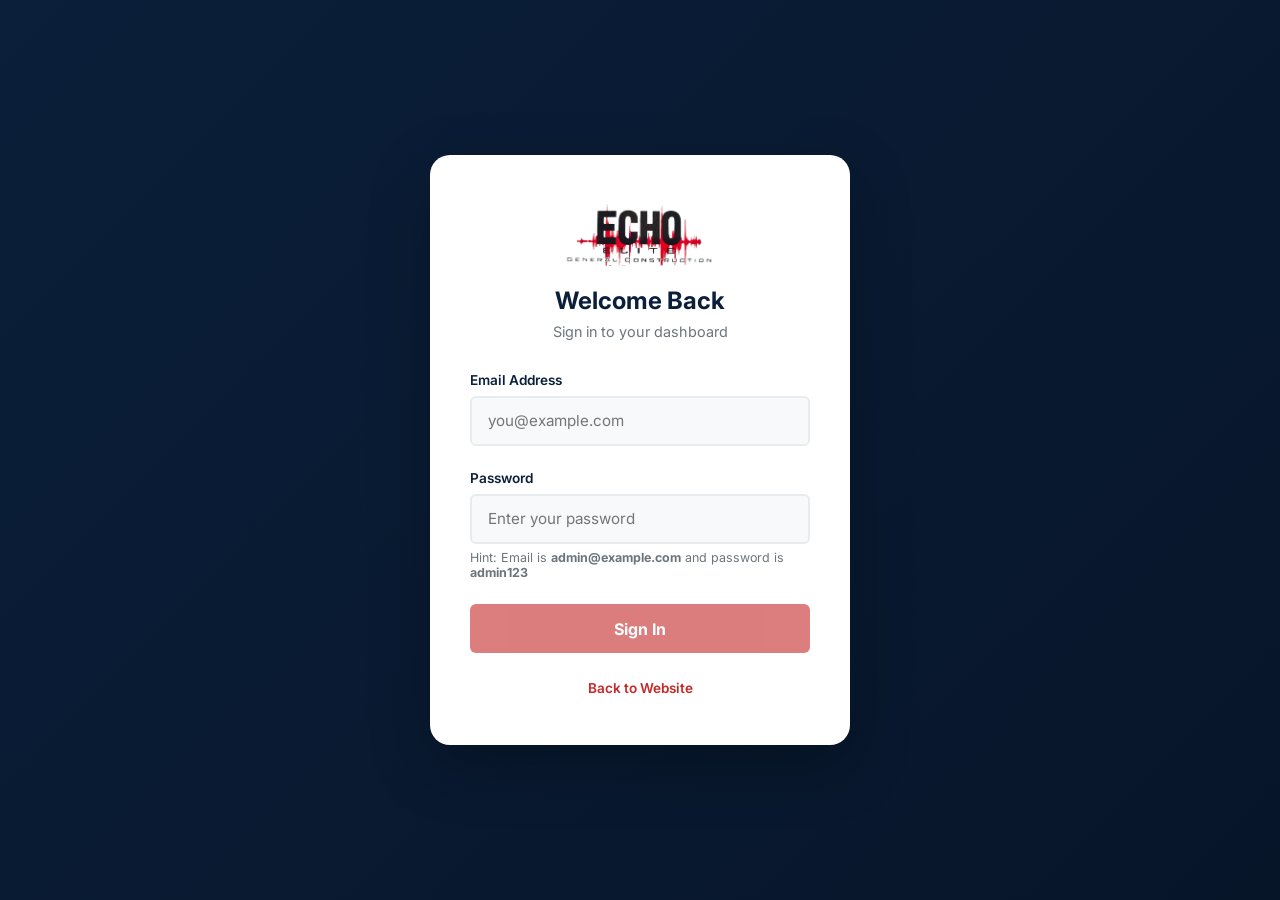
<file: login/index.html>
<!DOCTYPE html><html><head><meta charSet="utf-8"/><meta http-equiv="x-ua-compatible" content="ie=edge"/><meta name="viewport" content="width=device-width, initial-scale=1, shrink-to-fit=no"/><meta name="generator" content="Gatsby 5.16.1"/><style data-href="/styles.38cc1d9f3d9898b90dba.css" data-identity="gatsby-global-css">@import url(https://fonts.googleapis.com/css2?family=Inter:opsz,wght@14..32,300;400;500;600;700&display=swap);:root{--color-primary:#c62828;--color-primary-alt:#d32f2f;--color-primary-dark:#b71c1c;--color-primary-light:#ef5350;--color-primary-ultra:#ffebee;--color-secondary:#0b1f3a;--color-secondary-mid:#16213e;--color-secondary-light:#0f3460;--color-dark-surface:#071529;--color-bg:#fff;--color-bg-alt:#f8f9fa;--color-bg-dark:#0b1f3a;--color-bg-card:#fff;--color-bg-glass:hsla(0,0%,100%,.1);--color-text:#1a1a2e;--color-text-muted:#6c757d;--color-text-light:#fff;--color-text-light-muted:hsla(0,0%,100%,.75);--color-border:#e9ecef;--color-border-dark:hsla(0,0%,100%,.15);--color-overlay:rgba(11,31,58,.55);--color-overlay-dark:rgba(11,31,58,.85);--color-overlay-light:rgba(43,43,43,.45);--color-star:#ffc107;--color-google:#4285f4;--color-facebook:#1877f2;--color-success:#28a745;--shadow-sm:0 2px 8px rgba(0,0,0,.08);--shadow-md:0 10px 30px rgba(0,0,0,.12);--shadow-lg:0 20px 60px rgba(0,0,0,.25);--shadow-card:0 4px 24px rgba(0,0,0,.1);--shadow-primary:0 10px 25px rgba(198,40,40,.3);--radius-sm:6px;--radius-md:12px;--radius-lg:20px;--radius-xl:32px;--radius-full:9999px;--transition-fast:0.15s ease;--transition-base:0.25s ease;--transition-slow:0.4s ease}body,html{background-color:var(--color-secondary);color:var(--color-text);overflow-x:hidden;scroll-behavior:smooth}*,body,html{margin:0;padding:0}*{box-sizing:border-box}.header{font-family:Inter,sans-serif;left:0;position:absolute!important;top:0;transition:all .5s cubic-bezier(.165,.84,.44,1);width:100%;z-index:1000}.header-scrolled{left:0;pointer-events:none;position:fixed!important;top:15px;width:100%}.header-scrolled .nav-wrapper{-webkit-backdrop-filter:blur(12px);backdrop-filter:blur(12px);background:hsla(0,0%,100%,.9);box-shadow:var(--shadow-md);height:60px;max-width:1000px;pointer-events:auto}.header-scrolled .top-bar{display:none!important}.header-scrolled .main-nav{padding-top:0}.container{padding:0 32px}.top-bar{background:linear-gradient(180deg,rgba(0,0,0,.5),transparent);color:var(--color-text-light);font-size:.85rem;padding:8px 0;pointer-events:auto;position:relative;transition:all .3s ease;width:100%;z-index:1100}.top-bar-hidden{opacity:0;transform:translateY(-100%)}.top-bar-content{justify-content:space-between;width:100%}.contact-info,.top-bar-content{align-items:center;display:flex}.contact-info{gap:15px}.contact-link{align-items:center;color:var(--color-text-light);display:flex;font-weight:500;gap:8px;text-decoration:none;transition:.2s}.divider{opacity:.3}.contact-link:hover{color:var(--color-text-light);text-decoration:underline}.rating-info{align-items:center;display:flex}.bbb-link{align-items:center;background:hsla(0,0%,100%,.1);border-radius:var(--radius-full);display:inline-flex;font-size:.8rem;font-weight:500;gap:.5rem;padding:.3rem .9rem;text-decoration:none;transition:all .2s ease}.bbb-link,.bbb-link:hover{color:var(--color-text-light)}.bbb-link:hover{background:var(--color-primary)!important}.star-icon{color:var(--color-star)!important;font-size:.8rem}.main-nav{background:transparent;position:relative;z-index:1000}.nav-wrapper{align-items:center;background:var(--color-bg-card);border-radius:var(--radius-full);box-shadow:var(--shadow-md);display:grid;grid-template-columns:auto 1fr auto;height:72px;margin:0 auto;max-width:1200px;padding:0 32px;transition:all .4s cubic-bezier(.165,.84,.44,1)}.logo-link{align-items:center;color:var(--color-secondary);display:flex;text-decoration:none;transition:all .3s ease}.logo-img{display:block;height:59px;mix-blend-mode:multiply;transition:height .3s ease;width:auto}.header-scrolled .logo-img{height:38px}.logo-accent{color:var(--color-primary-alt)}.desktop-nav{display:flex;justify-content:center}.nav-list{display:flex;gap:28px;list-style:none}.nav-link{color:var(--color-text);font-size:.95rem;font-weight:500;position:relative;text-decoration:none;transition:var(--transition-base)}.nav-link:hover{color:var(--color-primary)}.nav-link:after{background:var(--color-primary);bottom:-6px;content:"";height:2px;left:0;position:absolute;transition:var(--transition-base);width:0}.nav-link:hover:after{width:100%}.cta-wrapper{display:flex;justify-content:flex-end}.cta-button{align-items:center;background:var(--color-secondary-mid);border-radius:var(--radius-full);color:var(--color-text-light);display:inline-flex;font-size:.9rem;font-weight:600;gap:10px;padding:6px 6px 6px 18px;text-decoration:none;transition:var(--transition-base)}.cta-text{white-space:nowrap}.cta-icon{align-items:center;background:var(--color-primary);border-radius:50%;display:flex;height:34px;justify-content:center;transition:var(--transition-base);width:34px}.cta-button:hover{box-shadow:var(--shadow-md);transform:translateY(-2px)}.cta-button:hover .cta-icon{transform:translateX(5px)}.mobile-menu-button{background:none;border:none;color:var(--color-secondary);display:none;font-size:1.6rem}.mobile-menu-overlay{-webkit-backdrop-filter:blur(20px);backdrop-filter:blur(20px);background:var(--color-overlay-dark);display:flex;flex-direction:column;inset:0;padding:2.5rem 1.5rem;position:fixed;transform:translateX(100%);transition:transform .6s cubic-bezier(.85,0,.15,1);z-index:2000}.mobile-menu-open{transform:translateX(0)}.mobile-menu-content{display:flex;flex-direction:column;height:100%}.mobile-menu-header{align-items:center;display:flex;justify-content:space-between;margin-bottom:3rem;width:100%}.mobile-menu-logo{align-items:center;display:inline-flex}.mobile-menu-logo img{background:#fff;border-radius:var(--radius-sm);display:block;height:52px;padding:6px 10px;width:auto}.mobile-close-button{align-items:center;background:var(--color-bg-glass);border:1px solid var(--color-border-dark);border-radius:50%;color:var(--color-text-light);cursor:pointer;display:flex;font-size:1.5rem;height:50px;justify-content:center;transition:.3s;width:50px}.mobile-close-button:hover{background:hsla(0,0%,100%,.2);transform:rotate(90deg)}.mobile-nav-list{list-style:none;margin:0;padding:0}.mobile-nav-link{color:var(--color-text-light);display:block;font-size:2.2rem;font-weight:800;letter-spacing:-.02em;padding:.8rem 0;text-decoration:none;transition:.3s}.mobile-nav-link:active{color:var(--color-primary);transform:translateX(10px)}.mobile-cta-wrapper{margin-top:2rem}.mobile-cta-button{background:var(--color-primary-alt);border-radius:var(--radius-full);box-shadow:var(--shadow-primary);color:var(--color-text-light);display:block;font-size:1.2rem;font-weight:700;padding:1.2rem;text-align:center;text-decoration:none}.mobile-contact-info{border-top:1px solid var(--color-border-dark);display:flex;flex-direction:column;gap:1.2rem;margin-top:auto;padding-top:2rem}.mobile-bbb-link,.mobile-contact-link{align-items:center;color:var(--color-text-light-muted);display:flex;font-size:1rem;gap:12px;text-decoration:none}.mobile-bbb-link svg,.mobile-contact-link svg{color:var(--color-primary)}@media (max-width:768px){.header{padding-top:25px}.top-bar{display:none}.nav-wrapper{border-radius:var(--radius-xl);grid-template-columns:1fr auto;height:65px;justify-content:space-between;padding:0 20px}.cta-wrapper,.desktop-nav{display:none}.mobile-menu-button{align-items:center;background:var(--color-bg-alt);border:none;border-radius:50%;color:var(--color-secondary);display:flex;font-size:1.4rem;height:45px;justify-content:center;width:45px}.logo-img{height:38px}}.has-submenu{position:relative}.dropdown-icon{font-size:.7rem;margin-left:6px;transition:transform .3s ease;vertical-align:middle}.has-submenu:hover .dropdown-icon{transform:rotate(180deg)}.submenu{-webkit-backdrop-filter:blur(20px);backdrop-filter:blur(20px);background:hsla(0,0%,100%,.98);border:1px solid var(--color-border);border-radius:var(--radius-md);box-shadow:var(--shadow-lg);left:50%;opacity:0;padding:12px 0;position:absolute;top:calc(100% + 15px);transform:translateX(-50%) translateY(10px);transition:all .4s cubic-bezier(.165,.84,.44,1);visibility:hidden;width:240px;z-index:1000}.has-submenu:hover .submenu{opacity:1;transform:translateX(-50%) translateY(0);visibility:visible}.submenu-list{list-style:none;margin:0;padding:0}.submenu-link{color:var(--color-text);display:block;font-size:.92rem;font-weight:500;padding:12px 25px;text-decoration:none;transition:all .25s ease}.submenu-link:hover{background:var(--color-bg-alt);color:var(--color-primary);padding-left:32px}.mobile-nav-item{display:flex;flex-direction:column}.mobile-nav-link-wrapper{align-items:center;display:flex;justify-content:space-between;width:100%}.submenu-toggle{align-items:center;background:var(--color-bg-glass);border:1px solid var(--color-border-dark);border-radius:50%;color:var(--color-text-light);cursor:pointer;display:flex;height:45px;justify-content:center;transition:var(--transition-base);width:45px}.submenu-toggle.active{background:var(--color-primary);border-color:var(--color-primary);transform:rotate(90deg)}.mobile-submenu{border-left:1px solid var(--color-border-dark);list-style:none;margin:0 0 0 .5rem;max-height:0;overflow:hidden;padding:0 0 0 1rem;transition:all .5s cubic-bezier(.165,.84,.44,1)}.mobile-submenu.open{margin-bottom:1rem;margin-top:.5rem;max-height:800px}.mobile-submenu-link{color:var(--color-text-light-muted);display:block;font-size:1.3rem;font-weight:600;padding:.8rem 0;text-decoration:none;transition:all .3s ease}.mobile-submenu-link:active,.mobile-submenu-link:focus{color:var(--color-text-light);padding-left:10px}.faq-section{background:#fff;padding:6rem 0}.section-title-center{color:var(--color-overlay-dark);font-size:2.8rem;font-weight:850;letter-spacing:-.03em;line-height:1.1;margin-bottom:3.5rem;text-align:center}.faq-list{display:flex;flex-direction:column;gap:1.2rem;margin:0 auto;max-width:800px}.faq-item{border:1px solid var(--color-border);border-radius:var(--radius-md);cursor:pointer;padding:1.5rem;transition:var(--transition-base)}.faq-item:hover{box-shadow:var(--shadow-sm);transform:translateY(-2px)}.faq-item.active,.faq-item:hover{border-color:var(--color-primary)}.faq-item.active{background:#fdfdfd}.faq-question{align-items:center;display:flex;gap:1rem;justify-content:space-between}.faq-question h3{color:var(--color-overlay-dark);font-size:1.15rem;font-weight:700;margin:0}.faq-answer{max-height:0;overflow:hidden;transition:max-height .4s cubic-bezier(.165,.84,.44,1)}.faq-item.active .faq-answer{margin-top:1.2rem;max-height:400px}.faq-answer p{color:var(--color-text-muted);line-height:1.6}.next-steps-section{background:var(--color-bg-light);padding:8rem 0;text-align:center}.section-title-center{color:#fff;font-size:3rem;font-weight:900;letter-spacing:-.04em;margin-bottom:1.5rem}.section-subtitle-center{color:var(--color-text-muted);font-size:1.15rem;line-height:1.6;margin:1.5rem auto 5rem;max-width:600px;opacity:.8}.steps-grid{display:grid;gap:2.5rem;grid-template-columns:repeat(4,1fr)}.step-card{background:#fff;border-radius:var(--radius-xl);box-shadow:var(--shadow-sm);padding:3rem 1.5rem;position:relative;transition:var(--transition-base)}.step-card:hover{box-shadow:var(--shadow-lg);transform:translateY(-10px)}.step-number{align-items:center;background:var(--color-primary);border:4px solid var(--color-bg-light);border-radius:var(--radius-full);box-shadow:0 10px 20px rgba(198,40,40,.2);color:#fff;display:flex;font-size:1.25rem;font-weight:900;height:50px;justify-content:center;left:30px;position:absolute;top:-20px;width:50px}.step-icon{font-size:3rem;margin-bottom:2rem;opacity:.9}.step-card h3,.step-icon{color:var(--color-overlay-dark)}.step-card h3{font-size:1.35rem;font-weight:800;line-height:1.2;margin-bottom:1.2rem}.step-card p{color:var(--color-text-muted);font-size:1rem;line-height:1.6}@media (max-width:1024px){.steps-grid{gap:3rem 2rem;grid-template-columns:repeat(2,1fr)}}@media (max-width:640px){.steps-grid{grid-template-columns:1fr}.section-title-center{font-size:2.2rem}}.hero{align-items:center;background-color:var(--color-secondary);display:flex;font-family:Inter,sans-serif;min-height:100vh;overflow:hidden;position:relative}.hero-bg{height:100%;left:0;overflow:hidden;position:absolute;top:0;width:100%;z-index:0}.hero-bg-image{height:100%;object-fit:cover;object-position:center 5%;transform:scale(1.1);width:100%}.hero-overlay{background:var(--color-overlay);height:100%;left:0;top:0;width:100%}.hero-container{align-items:center;display:grid;gap:2rem;grid-template-columns:1.5fr .5fr;margin:0 auto;max-width:1400px;padding:10rem 3rem 14rem;position:relative;width:100%;z-index:2}.hero-content{max-width:900px}.trust-badge{-webkit-backdrop-filter:blur(8px);backdrop-filter:blur(8px);background:var(--color-bg-glass);border:1px solid var(--color-border-dark);border-radius:var(--radius-full);display:inline-flex;margin-bottom:1.5rem;padding:8px 20px}.badge-text2{font-size:.9rem;font-weight:500}.badge-text2,.hero-title{color:var(--color-text-light)}.hero-title{font-size:5.5rem;font-weight:800;line-height:1.05;margin-bottom:2.2rem;max-width:1000px;text-shadow:0 10px 30px rgba(0,0,0,.2)}.hero-description{color:var(--color-text-light-muted);font-size:1.35rem;line-height:1.7;margin-bottom:4rem;max-width:640px}.hero-description strong{color:var(--color-text-light);font-weight:700}.hero-ratings{display:flex;gap:3rem;margin-bottom:3.5rem}.hero-cta-group{align-items:center;display:flex;gap:1rem}.hero-cta-btn{align-items:center;border-radius:var(--radius-full);display:inline-flex;font-size:1rem;font-weight:700;gap:10px;padding:1rem 1.8rem;text-decoration:none;transition:var(--transition-base)}.hero-cta-btn.primary{background:var(--color-primary-alt);box-shadow:var(--shadow-primary);color:var(--color-text-light)}.hero-cta-btn.secondary{-webkit-backdrop-filter:blur(10px);backdrop-filter:blur(10px);background:var(--color-bg-glass);border:1px solid var(--color-border-dark);color:var(--color-text-light)}.hero-cta-btn:hover{filter:brightness(1.1);transform:translateY(-3px)}@media (min-width:1025px){.hero-cta-group{display:none}}.rating-box{align-items:center;display:flex;gap:15px;text-decoration:none;transition:transform .3s ease}.rating-box:hover{transform:translateY(-2px)}.platform-icon{align-items:center;background:#fff;border-radius:50%;box-shadow:var(--shadow-sm);display:flex;flex-shrink:0;font-size:1.2rem;height:45px;justify-content:center;width:45px}.platform-icon.google{color:var(--color-google)}.platform-icon.facebook{color:var(--color-facebook)}.stars{align-items:center;color:var(--color-star);display:flex;font-size:.95rem;gap:3px}.rating-details{display:flex;flex-direction:column;gap:2px}.score{color:var(--color-text-light);font-size:1.15rem;font-weight:800;margin-left:5px}.platform-name{color:var(--color-text-light-muted);font-size:.8rem;font-weight:500;letter-spacing:.5px;text-transform:uppercase}.hero-right{align-items:flex-end;display:flex;justify-content:flex-end}.review-card{-webkit-backdrop-filter:blur(25px)!important;backdrop-filter:blur(25px)!important;background:var(--color-overlay-light)!important;border:1px solid var(--color-border-dark)!important;border-radius:var(--radius-xl);box-shadow:var(--shadow-lg);margin-bottom:-255px;margin-left:auto;max-width:340px;padding:2.2rem!important;position:relative;transition:all .4s cubic-bezier(.175,.885,.32,1.275)}.review-card:hover{border-color:hsla(0,0%,100%,.3)!important;transform:translateY(-8px) scale(1.02)}.quote-icon-top{color:var(--color-primary);font-size:1.8rem;margin-bottom:.8rem;opacity:.8}.review-text-premium{color:var(--color-text-light);font-size:1.15rem;font-style:italic;font-weight:500;letter-spacing:.2px;line-height:1.5;margin-bottom:2rem}.reviewer-footer{align-items:center;border-top:1px solid var(--color-border-dark);display:flex;gap:15px;padding-top:1.2rem}.reviewer-initials-box{align-items:center;background:var(--color-primary);border:1px solid var(--color-border-dark);border-radius:var(--radius-sm);color:var(--color-text-light);display:flex;flex-shrink:0;font-size:1.25rem;font-weight:700;height:55px;justify-content:center;letter-spacing:1px;-webkit-user-select:none;user-select:none;width:55px}.reviewer-meta{display:flex;flex-direction:column;gap:4px}.reviewer-name-new{color:var(--color-text-light);font-size:1.05rem;font-weight:700}.reviewer-rating-new{align-items:center;display:flex;gap:8px}.stars-row{color:var(--color-primary);font-size:.75rem;gap:2px}.score-new{color:var(--color-text-light);font-size:.85rem;font-weight:800;opacity:.9}.hero-bottom-bar{bottom:0;left:0;padding:0 2rem 40px;position:absolute;width:100%;z-index:10}.bottom-bar-wrapper{align-items:center;background:var(--color-bg);border-radius:var(--radius-full);box-shadow:var(--shadow-md);display:flex;height:90px;justify-content:space-between;margin:0 auto;max-width:1280px;padding:0 10px 0 30px}.bottom-nav{display:flex;gap:1.5rem}.bottom-nav-link{align-items:center;background:rgba(0,0,0,.04);border-radius:var(--radius-md);color:var(--color-text);display:flex;font-weight:600;gap:12px;padding:12px 20px;text-decoration:none;transition:var(--transition-base)}.bottom-nav-link:hover{background:rgba(0,0,0,.08);color:var(--color-primary)}.nav-icon{font-size:1.1rem;opacity:.6}.bottom-cta{align-items:center;background:var(--color-primary);border-radius:var(--radius-full);color:var(--color-text-light);display:flex;font-size:1.1rem;font-weight:700;height:70px;padding:0 40px;text-decoration:none;transition:var(--transition-base)}.bottom-cta:hover{filter:brightness(1.1);transform:scale(1.02)}@media (max-width:1200px){.hero-title{font-size:3.5rem}}@media (max-width:1024px){.hero-container{grid-template-columns:1fr;padding:10rem 2rem 8rem;text-align:center}.hero-content{margin:0 auto}.hero-description{margin:0 auto 2.5rem}.hero-ratings{justify-content:center}.review-card{margin:3rem auto 0}.hero-bottom-bar{display:none}}@media (max-width:768px){.hero-container{padding:12rem 1.5rem 6rem}.trust-badge{margin-bottom:1rem}.hero-title{font-size:2.85rem;letter-spacing:-.02em;line-height:1.1;margin-bottom:1.8rem}.hero-overlay{background:linear-gradient(180deg,rgba(11,31,58,.5) 0,rgba(11,31,58,.2))}.hero-ratings{flex-direction:row!important;flex-wrap:wrap;gap:1.5rem;justify-content:center;margin-bottom:3rem}.hero-cta-group{flex-direction:column;margin-bottom:2rem;width:100%}.hero-cta-btn{justify-content:center;padding:1.2rem;width:100%}.review-card{-webkit-backdrop-filter:blur(20px)!important;backdrop-filter:blur(20px)!important;background:var(--color-overlay-light)!important;border:1px solid var(--color-border-dark)!important;border-radius:var(--radius-xl);box-shadow:var(--shadow-lg);margin:4rem auto;max-width:360px;padding:2rem!important;width:100%}.hero-description{font-size:1rem}.bottom-nav-link span{display:none}.bottom-nav-link{padding:15px}.nav-icon{font-size:1.4rem;opacity:.9}}.about{background-color:var(--color-bg);font-family:Inter,-apple-system,BlinkMacSystemFont,Segoe UI,Roboto,Helvetica,Arial,sans-serif;overflow-x:hidden;padding:5rem 0}.about-container{margin:0 auto;max-width:1280px;padding:0 2rem}.about-grid{align-items:center;display:grid;gap:5rem;grid-template-columns:1.1fr .9fr}.about-content{max-width:100%}.section-tag{margin-bottom:1.5rem}.tag-icon{font-size:.9rem}.about-title{color:var(--color-secondary);font-size:2.5rem;font-weight:800;letter-spacing:-.02em;line-height:1.2;margin-bottom:1.2rem}.about-description{color:var(--color-text-muted);font-size:1rem;line-height:1.6;margin-bottom:2rem}.about-stats{display:flex;flex-wrap:wrap;gap:2rem;margin-bottom:2rem}.stat-item{align-items:center;display:flex;gap:.8rem}.stat-icon{color:var(--color-primary-alt);font-size:1.8rem}.stat-icon.star{color:var(--color-star)}.stat-info{display:flex;flex-direction:column}.stat-info strong{color:var(--color-secondary);font-size:1.2rem}.stat-info span{color:var(--color-text-muted);font-size:.85rem}.about-highlights{background:var(--color-bg-alt);border-left:4px solid var(--color-primary-alt);border-radius:var(--radius-md);display:grid;gap:1.5rem;grid-template-columns:repeat(auto-fit,minmax(240px,1fr));margin-bottom:2.5rem;padding:1.5rem}.highlight-item{align-items:center;color:var(--color-text);display:flex;font-size:.9rem;font-weight:500;gap:1rem}.highlight-icon{color:var(--color-secondary-light);font-size:1rem}.about-cta{align-items:center;background-color:var(--color-primary-alt);border-radius:var(--radius-full);box-shadow:var(--shadow-primary);color:var(--color-text-light);display:inline-flex;font-weight:700;padding:.9rem 2rem;text-decoration:none;transition:var(--transition-base)}.about-cta:hover{background-color:var(--color-primary-dark);box-shadow:0 8px 20px rgba(198,40,40,.3);transform:translateY(-2px)}.about-image,.image-wrapper{position:relative}.image-wrapper{border-radius:var(--radius-lg);box-shadow:var(--shadow-lg);height:550px;overflow:hidden}.about-img{display:block;height:100%;object-fit:cover;transition:var(--transition-slow);width:100%}.image-overlay{background:linear-gradient(to top,var(--color-overlay-dark),transparent);bottom:0;left:0;padding:1.5rem;position:absolute;right:0;transform:translateY(100%);transition:var(--transition-base)}.image-wrapper:hover .image-overlay{transform:translateY(0)}.overlay-content{align-items:center;color:var(--color-text-light);display:flex;font-weight:600;gap:.8rem}.overlay-icon{color:var(--color-primary-alt);font-size:1.2rem}.image-badge{-webkit-backdrop-filter:blur(4px);backdrop-filter:blur(4px);background:hsla(0,0%,100%,.95);border-radius:var(--radius-full);box-shadow:var(--shadow-sm);padding:.5rem 1rem;position:absolute;right:1rem;text-align:center;top:1rem}.badge-text{color:var(--color-secondary);font-size:.7rem;font-weight:600}.badge-rating{color:var(--color-primary-alt);font-size:.9rem;font-weight:800}@media (max-width:1024px){.about-grid{gap:2rem;grid-template-columns:1fr;text-align:center}.about-content{order:1}.about-image{margin:0 auto;max-width:500px;order:0}.section-tag{margin-left:auto;margin-right:auto}.about-stats{justify-content:center}.about-highlights{align-items:center}.about-cta{margin:0 auto}}@media (max-width:768px){.about{padding:3rem 0}.about-container{padding:0 1.5rem}.about-title{font-size:2rem}.about-description{font-size:.95rem}.about-stats{align-items:center;flex-direction:column;gap:1rem}.stat-item{justify-content:center;width:100%}}.services{background-color:var(--color-bg-alt);font-family:Inter,-apple-system,BlinkMacSystemFont,Segoe UI,Roboto,Helvetica,Arial,sans-serif;overflow-x:hidden;padding:5rem 0}.services-container{margin:0 auto;max-width:1280px;padding:0 2rem}.services-header{margin:0 auto 3rem;max-width:700px;text-align:center}.section-tag{align-items:center;background-color:var(--color-bg);box-shadow:var(--shadow-sm);display:inline-flex;font-weight:600;gap:.5rem;margin-bottom:1rem;padding:.5rem 1.2rem}.services-title{color:var(--color-secondary);font-size:2.5rem;font-weight:800;letter-spacing:-.02em;margin-bottom:1rem}.services-subtitle{color:var(--color-text-muted);font-size:1.1rem;line-height:1.5}.services-grid{display:grid;gap:2rem;grid-template-columns:repeat(auto-fit,minmax(280px,1fr))}.service-card{background:var(--color-bg);border-radius:var(--radius-lg);box-shadow:var(--shadow-sm);display:flex;flex-direction:column;overflow:hidden;transition:all .3s cubic-bezier(.2,.9,.4,1.1)}.service-card:hover{box-shadow:var(--shadow-lg);transform:translateY(-8px)}.card-image{height:220px;overflow:hidden;position:relative}.card-image img{height:100%;object-fit:cover;transition:transform .5s ease;width:100%}.service-card:hover .card-image img{transform:scale(1.05)}.card-icon{-webkit-backdrop-filter:blur(4px);backdrop-filter:blur(4px);background:hsla(0,0%,100%,.95);border-radius:50%;bottom:1rem;box-shadow:var(--shadow-sm);color:var(--color-primary-alt);font-size:1.2rem;padding:.6rem;position:absolute;right:1rem;transition:var(--transition-base)}.service-card:hover .card-icon{background:var(--color-primary-alt);color:var(--color-text-light);transform:scale(1.1)}.card-content{display:flex;flex:1 1;flex-direction:column;padding:1.5rem}.card-title{color:var(--color-secondary);font-size:1.3rem;font-weight:700;margin-bottom:.75rem}.card-description{color:var(--color-text-muted);flex:1 1;font-size:.9rem;line-height:1.5;margin-bottom:1.5rem}.card-btn{align-items:center;color:var(--color-secondary-light);display:inline-flex;font-size:.9rem;font-weight:600;gap:.5rem;margin-top:auto;text-decoration:none;transition:var(--transition-fast)}.card-btn:hover{color:var(--color-primary-alt);gap:.8rem}.btn-icon{font-size:.8rem;transition:transform .2s}.card-btn:hover .btn-icon{transform:translateX(4px)}@media (max-width:1024px){.services-grid{gap:1.5rem}}@media (max-width:768px){.services{padding:3rem 0}.services-container{padding:0 1.5rem}.services-title{font-size:2rem}.services-subtitle{font-size:1rem}.card-image{height:180px}}@media (max-width:480px){.services-grid{grid-template-columns:1fr}}:root{--swiper-theme-color:#007aff}:host{display:block;margin-left:auto;margin-right:auto;position:relative;z-index:1}.swiper{display:block;list-style:none;margin-left:auto;margin-right:auto;overflow:hidden;padding:0;position:relative;z-index:1}.swiper-vertical>.swiper-wrapper{flex-direction:column}.swiper-wrapper{box-sizing:content-box;display:flex;height:100%;position:relative;transition-property:transform;transition-timing-function:var(--swiper-wrapper-transition-timing-function,initial);width:100%;z-index:1}.swiper-android .swiper-slide,.swiper-ios .swiper-slide,.swiper-wrapper{transform:translateZ(0)}.swiper-horizontal{touch-action:pan-y}.swiper-vertical{touch-action:pan-x}.swiper-slide{display:block;flex-shrink:0;height:100%;position:relative;transition-property:transform;width:100%}.swiper-slide-invisible-blank{visibility:hidden}.swiper-autoheight,.swiper-autoheight .swiper-slide{height:auto}.swiper-autoheight .swiper-wrapper{align-items:flex-start;transition-property:transform,height}.swiper-backface-hidden .swiper-slide{backface-visibility:hidden;transform:translateZ(0)}.swiper-3d.swiper-css-mode .swiper-wrapper{perspective:1200px}.swiper-3d .swiper-wrapper{transform-style:preserve-3d}.swiper-3d{perspective:1200px;.swiper-cube-shadow,.swiper-slide{transform-style:preserve-3d}}.swiper-css-mode{>.swiper-wrapper{-ms-overflow-style:none;overflow:auto;scrollbar-width:none;&::-webkit-scrollbar{display:none}}>.swiper-wrapper>.swiper-slide{scroll-snap-align:start start}&.swiper-horizontal{>.swiper-wrapper{scroll-snap-type:x mandatory}>.swiper-wrapper>.swiper-slide:first-child{margin-inline-start:var(--swiper-slides-offset-before);scroll-margin-inline-start:var(--swiper-slides-offset-before)}>.swiper-wrapper>.swiper-slide:last-child{margin-inline-end:var(--swiper-slides-offset-after)}}&.swiper-vertical{>.swiper-wrapper{scroll-snap-type:y mandatory}>.swiper-wrapper>.swiper-slide:first-child{margin-block-start:var(--swiper-slides-offset-before);scroll-margin-block-start:var(--swiper-slides-offset-before)}>.swiper-wrapper>.swiper-slide:last-child{margin-block-end:var(--swiper-slides-offset-after)}}&.swiper-free-mode{>.swiper-wrapper{scroll-snap-type:none}>.swiper-wrapper>.swiper-slide{scroll-snap-align:none}}&.swiper-centered{>.swiper-wrapper:before{content:"";flex-shrink:0;order:9999}>.swiper-wrapper>.swiper-slide{scroll-snap-align:center center;scroll-snap-stop:always}}&.swiper-centered.swiper-horizontal{>.swiper-wrapper>.swiper-slide:first-child{margin-inline-start:var(--swiper-centered-offset-before)}>.swiper-wrapper:before{height:100%;min-height:1px;width:var(--swiper-centered-offset-after)}}&.swiper-centered.swiper-vertical{>.swiper-wrapper>.swiper-slide:first-child{margin-block-start:var(--swiper-centered-offset-before)}>.swiper-wrapper:before{height:var(--swiper-centered-offset-after);min-width:1px;width:100%}}}.swiper-3d{.swiper-slide-shadow,.swiper-slide-shadow-bottom,.swiper-slide-shadow-left,.swiper-slide-shadow-right,.swiper-slide-shadow-top{height:100%;left:0;pointer-events:none;position:absolute;top:0;width:100%;z-index:10}.swiper-slide-shadow{background:rgba(0,0,0,.15)}.swiper-slide-shadow-left{background-image:linear-gradient(270deg,rgba(0,0,0,.5),transparent)}.swiper-slide-shadow-right{background-image:linear-gradient(90deg,rgba(0,0,0,.5),transparent)}.swiper-slide-shadow-top{background-image:linear-gradient(0deg,rgba(0,0,0,.5),transparent)}.swiper-slide-shadow-bottom{background-image:linear-gradient(180deg,rgba(0,0,0,.5),transparent)}}.swiper-lazy-preloader{border:4px solid var(--swiper-preloader-color,var(--swiper-theme-color));border-radius:50%;border-top:4px solid transparent;box-sizing:border-box;height:42px;left:50%;margin-left:-21px;margin-top:-21px;position:absolute;top:50%;transform-origin:50%;width:42px;z-index:10}.swiper-watch-progress .swiper-slide-visible,.swiper:not(.swiper-watch-progress){.swiper-lazy-preloader{animation:swiper-preloader-spin 1s linear infinite}}.swiper-lazy-preloader-white{--swiper-preloader-color:#fff}.swiper-lazy-preloader-black{--swiper-preloader-color:#000}@keyframes swiper-preloader-spin{0%{transform:rotate(0deg)}to{transform:rotate(1turn)}}.swiper-pagination{position:absolute;text-align:center;transform:translateZ(0);transition:opacity .3s;z-index:10;&.swiper-pagination-hidden{opacity:0}&.swiper-pagination-disabled,.swiper-pagination-disabled>&{display:none!important}}.swiper-horizontal>.swiper-pagination-bullets,.swiper-pagination-bullets.swiper-pagination-horizontal,.swiper-pagination-custom,.swiper-pagination-fraction{bottom:var(--swiper-pagination-bottom,8px);left:0;top:var(--swiper-pagination-top,auto);width:100%}.swiper-pagination-bullets-dynamic{font-size:0;overflow:hidden;.swiper-pagination-bullet{position:relative;transform:scale(.33)}.swiper-pagination-bullet-active,.swiper-pagination-bullet-active-main{transform:scale(1)}.swiper-pagination-bullet-active-prev{transform:scale(.66)}.swiper-pagination-bullet-active-prev-prev{transform:scale(.33)}.swiper-pagination-bullet-active-next{transform:scale(.66)}.swiper-pagination-bullet-active-next-next{transform:scale(.33)}}.swiper-pagination-bullet{background:var(--swiper-pagination-bullet-inactive-color,#000);border-radius:var(--swiper-pagination-bullet-border-radius,50%);display:inline-block;height:var(--swiper-pagination-bullet-height,var(--swiper-pagination-bullet-size,8px));opacity:var(--swiper-pagination-bullet-inactive-opacity,.2);width:var(--swiper-pagination-bullet-width,var(--swiper-pagination-bullet-size,8px));button&{appearance:none;border:none;box-shadow:none;margin:0;padding:0}.swiper-pagination-clickable &{cursor:pointer}&:only-child{display:none!important}}.swiper-pagination-bullet-active{background:var(--swiper-pagination-color,var(--swiper-theme-color));opacity:var(--swiper-pagination-bullet-opacity,1)}.swiper-pagination-vertical.swiper-pagination-bullets,.swiper-vertical>.swiper-pagination-bullets{left:var(--swiper-pagination-left,auto);right:var(--swiper-pagination-right,8px);top:50%;transform:translate3d(0,-50%,0);.swiper-pagination-bullet{display:block;margin:var(--swiper-pagination-bullet-vertical-gap,6px) 0}&.swiper-pagination-bullets-dynamic{top:50%;transform:translateY(-50%);width:8px;.swiper-pagination-bullet{display:inline-block;transition:transform .2s,top .2s}}}.swiper-horizontal>.swiper-pagination-bullets,.swiper-pagination-horizontal.swiper-pagination-bullets{.swiper-pagination-bullet{margin:0 var(--swiper-pagination-bullet-horizontal-gap,4px)}&.swiper-pagination-bullets-dynamic{left:50%;transform:translateX(-50%);white-space:nowrap;.swiper-pagination-bullet{transition:transform .2s,left .2s}}}.swiper-horizontal.swiper-rtl>.swiper-pagination-bullets-dynamic .swiper-pagination-bullet{transition:transform .2s,right .2s}.swiper-pagination-fraction{color:var(--swiper-pagination-fraction-color,inherit)}.swiper-pagination-progressbar{background:var(--swiper-pagination-progressbar-bg-color,rgba(0,0,0,.25));position:absolute;.swiper-pagination-progressbar-fill{background:var(--swiper-pagination-color,var(--swiper-theme-color));height:100%;left:0;position:absolute;top:0;transform:scale(0);transform-origin:left top;width:100%}.swiper-rtl & .swiper-pagination-progressbar-fill{transform-origin:right top}&.swiper-pagination-horizontal,&.swiper-pagination-vertical.swiper-pagination-progressbar-opposite,.swiper-horizontal>&,.swiper-vertical>&.swiper-pagination-progressbar-opposite{height:var(--swiper-pagination-progressbar-size,4px);left:0;top:0;width:100%}&.swiper-pagination-horizontal.swiper-pagination-progressbar-opposite,&.swiper-pagination-vertical,.swiper-horizontal>&.swiper-pagination-progressbar-opposite,.swiper-vertical>&{height:100%;left:0;top:0;width:var(--swiper-pagination-progressbar-size,4px)}}.swiper-pagination-lock{display:none}.contact-page{background-color:var(--color-bg);font-family:Outfit,sans-serif;overflow-x:hidden}.contact-hero{align-items:center;background-color:var(--color-secondary);color:var(--color-text-light);display:flex;justify-content:center;min-height:380px;overflow:hidden;padding:140px 0 60px;position:relative;text-align:center}.contact-hero-bg{height:100%;left:0;position:absolute;top:0;width:100%;z-index:0}.contact-hero-bg img{height:100%;object-fit:cover;object-position:center;width:100%}.contact-hero-overlay{background:linear-gradient(135deg,rgba(11,31,58,.92),rgba(11,31,58,.75));height:100%;left:0;position:absolute;top:0;width:100%;z-index:1}.contact-hero-content{max-width:800px;padding:0 2rem;position:relative;z-index:2}.contact-hero .badge{background-color:rgba(198,40,40,.2);border:1px solid rgba(198,40,40,.3);border-radius:100px;color:var(--color-primary-light);display:inline-block;font-size:.85rem;font-weight:700;letter-spacing:.05em;margin-bottom:2rem;padding:.5rem 1.5rem;text-transform:uppercase}.contact-hero h1{font-size:4rem;font-weight:800;letter-spacing:-.03em;line-height:1.1;margin-bottom:1.5rem}.contact-hero .highlight{color:var(--color-primary)}.contact-hero p{font-size:1.25rem;margin:0 auto;max-width:600px;opacity:.9}.contact-main{background-color:var(--color-bg-alt);padding:8rem 0}.contact-grid{align-items:start;display:grid;gap:5rem;grid-template-columns:1fr 1.2fr}.contact-info-side h2{color:var(--color-secondary);font-size:2.5rem;font-weight:800;letter-spacing:-.02em;margin-bottom:1.5rem}.contact-info-side p{color:var(--color-text);font-size:1.1rem;line-height:1.7;margin-bottom:3rem}.contact-details-list{display:flex;flex-direction:column;gap:2.5rem}.contact-item{display:flex;gap:1.5rem}.contact-icon{align-items:center;background-color:var(--color-bg);border-radius:16px;box-shadow:var(--shadow-sm);color:var(--color-primary);display:flex;flex-shrink:0;font-size:1.5rem;height:60px;justify-content:center;width:60px}.contact-text h3{color:var(--color-secondary);font-size:1.25rem;font-weight:700;margin-bottom:.5rem}.contact-text a,.contact-text p{color:var(--color-text-muted);display:block;font-size:1.05rem;text-decoration:none;transition:color .3s}.contact-text a:hover{color:var(--color-primary)}.contact-form-side{background:var(--color-bg);border:1px solid rgba(0,0,0,.02);border-radius:32px;box-shadow:var(--shadow-lg);padding:4rem}.form-group{margin-bottom:2rem}.form-group label{color:var(--color-secondary);display:block;font-size:.95rem;font-weight:600;margin-bottom:.75rem}.form-group input,.form-group select,.form-group textarea{background-color:var(--color-bg-alt);border:2px solid transparent;border-radius:12px;color:var(--color-secondary);font-family:inherit;font-size:1rem;padding:1rem 1.25rem;transition:all .3s;width:100%}.form-group input:focus,.form-group select:focus,.form-group textarea:focus{background-color:var(--color-bg);border-color:var(--color-secondary);box-shadow:0 0 0 4px rgba(11,31,58,.05);outline:none}.submit-btn{align-items:center;background-color:var(--color-primary);border:none;border-radius:12px;color:var(--color-text-light);cursor:pointer;display:flex;font-size:1.1rem;font-weight:700;gap:1rem;justify-content:center;padding:1.25rem;transition:all .3s;width:100%}.submit-btn:hover{background-color:var(--color-primary-dark);box-shadow:0 10px 20px rgba(198,40,40,.2);transform:translateY(-2px)}.submit-btn:active{transform:translateY(0)}.map-section{line-height:0;width:100%}.map-section iframe{border:none;filter:grayscale(.2) contrast(1.1);height:500px!important;width:100%!important}@media (max-width:1024px){.contact-grid{gap:4rem;grid-template-columns:1fr}.contact-hero h1{font-size:3rem}}@media (max-width:768px){.contact-hero{min-height:320px;padding:120px 0 50px}.contact-hero-content{margin-top:0}.contact-hero h1{font-size:2.5rem}.contact-main{padding:5rem 0}.contact-form-side{padding:2.5rem 1.5rem}.contact-info-side h2{font-size:2rem}}.gallery-section{background-color:var(--color-bg-alt);font-family:Inter,sans-serif;overflow:hidden;padding:10rem 0}.gallery-header{margin:0 auto 4rem;max-width:850px;text-align:center}.gallery-title{color:var(--color-secondary);font-size:3.8rem;font-weight:900;letter-spacing:-.05em;line-height:1.1;margin-bottom:1.5rem}.gallery-title .highlight{color:var(--color-primary-alt)}.gallery-subtitle{color:var(--color-text-muted);font-size:1.3rem;line-height:1.7;margin:0 auto;max-width:700px}.filter-bar{align-items:center;background:var(--color-bg);border:1px solid var(--color-border);border-radius:var(--radius-full);box-shadow:var(--shadow-sm);display:flex;flex-direction:column;gap:1.5rem;margin-bottom:5rem;margin-left:auto;margin-right:auto;max-width:-moz-fit-content;max-width:fit-content;padding:1.5rem}@media (min-width:768px){.filter-bar{flex-direction:row;padding:.8rem 2.5rem}}.filter-label{align-items:center;color:var(--color-text-muted);display:flex;font-size:.9rem;font-weight:700;gap:.6rem;letter-spacing:.1em;text-transform:uppercase}.categories-list{display:flex;flex-wrap:wrap;gap:1rem;justify-content:center}.filter-btn{background:transparent;border:1px solid transparent;border-radius:var(--radius-full);color:var(--color-secondary);cursor:pointer;font-size:.95rem;font-weight:600;padding:.6rem 1.4rem;transition:var(--transition-base)}.filter-btn:hover{background:var(--color-bg-alt);color:var(--color-primary-alt)}.filter-btn.active{background:var(--color-primary-alt);box-shadow:var(--shadow-primary);color:var(--color-text-light)}.masonry-grid{column-count:1;column-gap:2rem;width:100%}@media (min-width:640px){.masonry-grid{column-count:2}}@media (min-width:1024px){.masonry-grid{column-count:3}}@media (min-width:1536px){.masonry-grid{column-count:4}}.masonry-item{animation:gridFadeIn .6s ease forwards;display:inline-block;margin-bottom:2rem;opacity:0;width:100%}@keyframes gridFadeIn{0%{opacity:0;transform:translateY(20px)}to{opacity:1;transform:translateY(0)}}.gallery-card{background:var(--color-bg);border:1px solid var(--color-border);border-radius:var(--radius-lg);box-shadow:var(--shadow-sm);cursor:pointer;overflow:hidden;transition:transform .4s cubic-bezier(.165,.84,.44,1),box-shadow .4s}.gallery-card:hover{box-shadow:var(--shadow-lg);transform:translateY(-8px)}.gallery-img-wrapper{overflow:hidden;position:relative}.gallery-img{display:block;height:auto;transition:transform .8s cubic-bezier(.165,.84,.44,1);width:100%}.gallery-card:hover .gallery-img{transform:scale(1.08)}.gallery-overlay{align-items:center;background:linear-gradient(to top,var(--color-overlay-dark),transparent 70%);display:flex;inset:0;justify-content:center;opacity:0;position:absolute;transition:opacity .4s ease}.gallery-card:hover .gallery-overlay{opacity:1}.zoom-icon{color:var(--color-text-light);font-size:3rem;transform:scale(.6);transition:transform .4s cubic-bezier(.165,.84,.44,1)}.gallery-card:hover .zoom-icon{transform:scale(1)}.overlay-info{bottom:0;color:var(--color-text-light);left:0;padding:2rem;position:absolute;right:0;transform:translateY(15px);transition:transform .4s ease}.gallery-card:hover .overlay-info{transform:translateY(0)}.category-tag{background:var(--color-primary-alt);border-radius:var(--radius-full);display:inline-block;font-size:.7rem;font-weight:700;letter-spacing:.05em;margin-bottom:.6rem;padding:.35rem .9rem;text-transform:uppercase}.overlay-info h3{font-size:1.25rem;font-weight:800;line-height:1.3;margin:0}.load-more-container{margin-top:5rem;text-align:center}.btn-load-more{background:var(--color-secondary);border:none;border-radius:var(--radius-md);box-shadow:var(--shadow-primary);color:var(--color-text-light);cursor:pointer;display:inline-block;font-size:1.1rem;font-weight:700;padding:1.2rem 3rem;text-decoration:none;transition:var(--transition-base)}.btn-load-more:hover{background:var(--color-primary-alt);box-shadow:0 15px 40px rgba(198,40,40,.3);transform:translateY(-5px)}.lightbox-overlay{animation:fadeIn .4s ease;-webkit-backdrop-filter:blur(15px);backdrop-filter:blur(15px);background:var(--color-overlay-dark);inset:0;padding:2rem;position:fixed;z-index:5000}.lightbox-nav-btn,.lightbox-overlay{align-items:center;display:flex;justify-content:center}.lightbox-nav-btn{background:hsla(0,0%,100%,.05);border:1px solid hsla(0,0%,100%,.1);border-radius:50%;color:var(--color-text-light);cursor:pointer;font-size:1.5rem;height:65px;position:absolute;top:50%;transform:translateY(-50%);transition:all .3s cubic-bezier(.165,.84,.44,1);width:65px;z-index:5010}.lightbox-nav-btn:hover{background:hsla(0,0%,100%,.1);transform:translateY(-50%) scale(1.1)}.lightbox-nav-btn.prev{left:3rem}.lightbox-nav-btn.next{right:3rem}@media (max-width:768px){.lightbox-nav-btn{font-size:1.2rem;height:50px;width:50px}.lightbox-nav-btn.prev{left:1rem}.lightbox-nav-btn.next{right:1rem}}.lightbox-close{color:var(--color-text-light);cursor:pointer;font-size:2.5rem;opacity:.6;position:absolute;right:2rem;top:2rem;transition:.3s}.lightbox-close:hover{opacity:1}.lightbox-content{align-items:center;display:flex;flex-direction:column;max-height:85vh;max-width:90vw}.lightbox-main-img{border-radius:var(--radius-md);box-shadow:0 50px 100px rgba(0,0,0,.5);max-height:70vh;max-width:100%;object-fit:contain}.lightbox-caption{color:var(--color-text-light);margin-top:1.5rem;text-align:center}.light-tag{color:var(--color-primary-alt);display:block;font-size:.9rem;font-weight:700;margin-bottom:.5rem;text-transform:uppercase}.lightbox-caption h4{font-size:1.5rem;font-weight:800;margin:0}@media (max-width:768px){.gallery-section{padding:6rem 0}.gallery-title{font-size:2.8rem}.filter-bar{border-radius:24px;padding:1.5rem;width:90%}}.desktop-only{display:block}.mobile-only{display:none}@media (max-width:768px){.desktop-only{display:none!important}.mobile-only{display:block!important}}.gallery-swiper-container{padding:0 0 40px}.gallery-swiper{padding-bottom:50px!important}.gallery-swiper .swiper-pagination-bullet{background:var(--color-primary-alt)!important;height:10px;opacity:.3;width:10px}.gallery-swiper .swiper-pagination-bullet-active{border-radius:5px;opacity:1;width:25px}.mobile-card{border-radius:20px!important;margin:0!important;transform:scale(.95);transition:transform .4s ease}.swiper-slide-active .mobile-card{box-shadow:var(--shadow-lg);transform:scale(1)}.mobile-overlay-info{background:linear-gradient(to top,var(--color-overlay-dark),transparent);bottom:0;color:var(--color-text-light);left:0;padding:1.5rem;position:absolute;right:0}.mobile-overlay-info h3{font-size:1.1rem;font-weight:700;margin:0}:root{--swiper-navigation-size:44px}.swiper-button-next,.swiper-button-prev{align-items:center;color:var(--swiper-navigation-color,var(--swiper-theme-color));cursor:pointer;display:flex;height:var(--swiper-navigation-size);justify-content:center;position:absolute;width:var(--swiper-navigation-size);z-index:10;&.swiper-button-disabled{cursor:auto;opacity:.35;pointer-events:none}&.swiper-button-hidden{cursor:auto;opacity:0;pointer-events:none}.swiper-navigation-disabled &{display:none!important}svg{fill:currentColor;height:100%;object-fit:contain;pointer-events:none;transform-origin:center;width:100%}}.swiper-button-lock{display:none}.swiper-button-next,.swiper-button-prev{margin-top:calc(0px - var(--swiper-navigation-size)/2);top:var(--swiper-navigation-top-offset,50%)}.swiper-button-prev{left:var(--swiper-navigation-sides-offset,4px);right:auto;.swiper-navigation-icon{transform:rotate(180deg)}}.swiper-button-next{left:auto;right:var(--swiper-navigation-sides-offset,4px)}.swiper-horizontal{.swiper-button-next,.swiper-button-prev,~.swiper-button-next,~.swiper-button-prev{margin-left:0;margin-top:calc(0px - var(--swiper-navigation-size)/2);top:var(--swiper-navigation-top-offset,50%)}&.swiper-rtl .swiper-button-next,&.swiper-rtl~.swiper-button-next,&~.swiper-button-prev,.swiper-button-prev{left:var(--swiper-navigation-sides-offset,4px);right:auto}&.swiper-rtl .swiper-button-prev,&.swiper-rtl~.swiper-button-prev,&~.swiper-button-next,.swiper-button-next{left:auto;right:var(--swiper-navigation-sides-offset,4px)}&.swiper-rtl .swiper-button-next,&.swiper-rtl~.swiper-button-next,&~.swiper-button-prev,.swiper-button-prev{.swiper-navigation-icon{transform:rotate(180deg)}}&.swiper-rtl .swiper-button-prev,&.swiper-rtl~.swiper-button-prev{.swiper-navigation-icon{transform:rotate(0deg)}}}.swiper-vertical{.swiper-button-next,.swiper-button-prev,~.swiper-button-next,~.swiper-button-prev{left:var(--swiper-navigation-top-offset,50%);margin-left:calc(0px - var(--swiper-navigation-size)/2);margin-top:0;right:auto}.swiper-button-prev,~.swiper-button-prev{bottom:auto;top:var(--swiper-navigation-sides-offset,4px);.swiper-navigation-icon{transform:rotate(-90deg)}}.swiper-button-next,~.swiper-button-next{bottom:var(--swiper-navigation-sides-offset,4px);top:auto;.swiper-navigation-icon{transform:rotate(90deg)}}}.reviews-section{background-color:var(--color-bg-alt);font-family:Inter,Roboto,sans-serif;overflow:hidden;padding:10rem 0}.reviews-header{margin:0 auto 6rem;max-width:900px;text-align:center}.section-tag{background-color:var(--color-bg-alt);border:1px solid var(--color-border);border-radius:var(--radius-full);color:var(--color-primary-alt);display:inline-block;font-size:.85rem;font-weight:700;letter-spacing:.05em;margin-bottom:2rem;padding:.5rem 1.5rem;text-transform:uppercase}.reviews-title{color:var(--color-secondary);font-size:4rem;font-weight:800;letter-spacing:-.03em;line-height:1.1;margin-bottom:1.5rem}.reviews-title .highlight{color:var(--color-primary-alt)}.google-rating-summary{align-items:center;display:flex;flex-direction:column;gap:.75rem}.stars-row{color:var(--color-star);display:flex;font-size:1.8rem;gap:4px}.google-rating-summary span{color:var(--color-text-muted);font-size:1.1rem}.reviews-carousel-wrapper{margin:0 auto;max-width:1400px;padding:0 2rem;position:relative}.google-review-card{background:var(--color-bg);border:1px solid var(--color-border);border-radius:var(--radius-lg);box-shadow:var(--shadow-sm);cursor:grab;display:flex;flex-direction:column;height:100%;margin-bottom:4rem;padding:3rem;transition:var(--transition-base)}.google-review-card:active{cursor:grabbing}.google-review-card:hover{border-color:var(--color-primary-light);box-shadow:var(--shadow-lg);transform:translateY(-10px)}.google-review-header{align-items:center;display:flex;gap:1.25rem;margin-bottom:1.5rem}.google-avatar{align-items:center;border-radius:50%;box-shadow:var(--shadow-sm);color:var(--color-text-light);display:flex;font-size:1.5rem;font-weight:700;height:56px;justify-content:center;width:56px}.google-meta h3{color:var(--color-secondary);font-size:1.15rem;font-weight:700;margin:0 0 .25rem}.meta-info{color:var(--color-text-muted);font-size:.85rem;font-weight:500}.google-rating-row{align-items:center;border-bottom:1px solid var(--color-border);display:flex;justify-content:space-between;margin-bottom:1.5rem;padding-bottom:1.5rem}.google-stars{color:var(--color-star);display:flex;font-size:1.1rem;gap:3px}.google-time{color:var(--color-text-muted);font-size:.85rem}.google-review-text{-webkit-line-clamp:5;line-clamp:5;-webkit-box-orient:vertical;color:var(--color-text);display:-webkit-box;font-size:1.05rem;line-height:1.7;margin:0;min-height:145px;overflow:hidden;text-overflow:ellipsis}.reviews-nav{gap:1.5rem;margin-top:2rem}.rev-btn,.reviews-nav{align-items:center;display:flex;justify-content:center}.rev-btn{background:var(--color-bg);border:1px solid var(--color-border);border-radius:50%;box-shadow:var(--shadow-sm);color:var(--color-secondary);cursor:pointer;font-size:1.2rem;height:54px;transition:var(--transition-base);width:54px}.rev-btn:hover{background:var(--color-primary-alt);border-color:var(--color-primary-alt);color:var(--color-text-light);transform:scale(1.1)}.reviews-pagination{display:flex;gap:8px;justify-content:center}.reviews-pagination .swiper-pagination-bullet{background:var(--color-text-muted);height:10px;opacity:.3;transition:var(--transition-base);width:10px}.reviews-pagination .swiper-pagination-bullet-active{background:var(--color-primary-alt);border-radius:10px;opacity:1;width:24px}.reviews-cta{margin-top:5rem;text-align:center}.google-link-btn{align-items:center;border:2px solid var(--color-border);border-radius:var(--radius-full);color:var(--color-secondary);display:inline-flex;font-size:1.1rem;font-weight:700;gap:.75rem;padding:1rem 2.5rem;text-decoration:none;transition:var(--transition-base)}.google-link-btn:hover{background:var(--color-secondary);border-color:var(--color-secondary);color:var(--color-text-light);transform:translateY(-2px)}@media (max-width:1024px){.reviews-title{font-size:3rem}}@media (max-width:768px){.reviews-section{padding:6rem 0}.reviews-header{margin-bottom:4rem}.reviews-title{font-size:2.5rem}.google-review-card{padding:2rem}.google-review-text{-webkit-line-clamp:4;line-clamp:4;min-height:auto}}.cta-section{color:var(--color-text-light);font-family:Inter,sans-serif;overflow:hidden;padding:100px 0;position:relative}.cta-container{margin:0 auto;max-width:1200px;padding:0 32px;position:relative;z-index:2}.cta-bg{left:0;position:absolute;top:0;z-index:1}.cta-bg,.cta-bg img{height:100%;width:100%}.cta-bg img{object-fit:cover;object-position:center}.cta-overlay{background:linear-gradient(135deg,var(--color-overlay-dark) 0,rgba(11,31,58,.6) 100%);height:100%;left:0;position:absolute;top:0;width:100%;z-index:1}.cta-content{margin:0 auto;max-width:800px;text-align:center}.cta-badge{-webkit-backdrop-filter:blur(10px);backdrop-filter:blur(10px);background:hsla(0,0%,100%,.1);border:1px solid hsla(0,0%,100%,.2);border-radius:var(--radius-full);color:var(--color-primary-alt);display:inline-block;font-size:.9rem;font-weight:600;letter-spacing:1px;margin-bottom:24px;padding:8px 20px;text-transform:uppercase}.cta-title{font-size:3.5rem;font-weight:800;letter-spacing:-.03em;line-height:1.1;margin-bottom:24px}.cta-highlight{color:var(--color-primary-alt)}.cta-subtitle{color:hsla(0,0%,100%,.85);font-size:1.25rem;line-height:1.6;margin-bottom:48px}.cta-actions{align-items:center;display:flex;gap:20px;justify-content:center}.cta-btn-primary{align-items:center;background:var(--color-primary);box-shadow:var(--shadow-primary);display:flex;gap:12px}.cta-btn-primary,.cta-btn-secondary{border-radius:var(--radius-full);color:var(--color-text-light);font-size:1.1rem;font-weight:700;padding:18px 45px;text-decoration:none;transition:var(--transition-base)}.cta-btn-secondary{-webkit-backdrop-filter:blur(10px);backdrop-filter:blur(10px);background:transparent;border:1px solid hsla(0,0%,100%,.3)}.cta-btn-primary:hover{box-shadow:0 15px 40px rgba(255,106,44,.5);filter:brightness(1.1);transform:translateY(-5px)}.cta-btn-secondary:hover{background:hsla(0,0%,100%,.1);transform:translateY(-5px)}.cta-trust-grid{display:grid;gap:30px;grid-template-columns:repeat(3,1fr);margin-top:80px}.trust-item{-webkit-backdrop-filter:blur(10px);backdrop-filter:blur(10px);background:hsla(0,0%,100%,.05);border:1px solid hsla(0,0%,100%,.1);border-radius:var(--radius-lg);padding:30px;text-align:left;transition:var(--transition-base)}.trust-item:hover{background:hsla(0,0%,100%,.08);border-color:hsla(0,0%,100%,.2);transform:translateY(-5px)}.trust-icon{align-items:center;background:rgba(255,117,48,.2);border-radius:var(--radius-md);color:var(--color-primary-alt);display:flex;font-size:1.5rem;height:50px;justify-content:center;margin-bottom:20px;width:50px}.trust-item h3{font-size:1.25rem;font-weight:700;margin-bottom:12px}.trust-item p{color:hsla(0,0%,100%,.7);font-size:.95rem;line-height:1.5}@media (max-width:992px){.cta-title{font-size:2.8rem}.cta-trust-grid{gap:20px;grid-template-columns:1fr}}@media (max-width:768px){.cta-section{padding:80px 0}.cta-title{font-size:2.2rem}.cta-subtitle{font-size:1.1rem}.cta-actions{flex-direction:column;width:100%}.cta-btn-primary,.cta-btn-secondary{justify-content:center;padding:15px 30px;width:100%}}.service-page{background:var(--color-bg-light);color:var(--color-text-dark);font-family:Inter,sans-serif;overflow-x:hidden}.container{margin:0 auto;max-width:1200px;padding:0 1.5rem}.service-hero{align-items:center;background:var(--color-overlay-dark);color:#fff;display:flex;min-height:85vh;overflow:hidden;padding:8rem 0 4rem;position:relative}.service-hero.hero-short{min-height:40vh!important;padding:8rem 0 6rem!important}.hero-img-container{inset:0;position:absolute;z-index:0}.hero-img{animation:zoomSlowly 20s infinite alternate;height:100%;object-fit:cover;opacity:.5;transform:scale(1.1);width:100%}@keyframes zoomSlowly{0%{transform:scale(1)}to{transform:scale(1.15)}}.hero-overlay{background:linear-gradient(to right,var(--color-overlay-dark) 20%,transparent 100%);inset:0;position:absolute;z-index:1}.service-hero .container{position:relative;z-index:2}.badge{-webkit-backdrop-filter:blur(10px);backdrop-filter:blur(10px);background:rgba(198,40,40,.1);border:1px solid rgba(198,40,40,.2);border-radius:var(--radius-full);color:var(--color-primary);display:inline-block;font-size:.85rem;font-weight:700;margin-bottom:2rem;padding:.5rem 1rem}.hero-title{font-size:4rem;font-weight:900;letter-spacing:-.04em;line-height:1.1;margin-bottom:1.5rem}.highlight{color:var(--color-primary)}.hero-subtitle{font-size:1.3rem;line-height:1.6;margin-bottom:2.5rem;max-width:600px;opacity:.9}.hero-actions{display:flex;gap:1rem;margin-bottom:3rem}.btn-primary{background:var(--color-primary);border-radius:var(--radius-full);box-shadow:var(--shadow-primary);color:#fff;font-size:1.1rem;font-weight:800;padding:1.2rem 2.5rem;text-decoration:none;transition:var(--transition-base)}.btn-primary:hover{box-shadow:var(--shadow-lg);transform:translateY(-4px)}.btn-secondary{align-items:center;-webkit-backdrop-filter:blur(5px);backdrop-filter:blur(5px);background:hsla(0,0%,100%,.1);border:1px solid hsla(0,0%,100%,.2);border-radius:var(--radius-full);color:#fff;display:flex;font-size:1rem;font-weight:700;gap:12px;padding:1.2rem 2rem;text-decoration:none;transition:var(--transition-base)}.btn-secondary:hover{background:hsla(0,0%,100%,.2)}.hero-features{display:flex;gap:2.5rem}.feat-item{align-items:center;display:flex;font-size:.95rem;font-weight:600;gap:10px;opacity:.8}.feat-item svg{color:var(--color-primary)}.service-details{background:#fff;padding:6rem 0}.details-grid{display:grid;gap:5rem;grid-template-columns:1.2fr .8fr}.section-title{color:var(--color-overlay-dark);font-size:2.8rem;font-weight:850;letter-spacing:-.03em;line-height:1.1;margin-bottom:2rem}.details-text p{color:var(--color-text-muted);font-size:1.15rem;line-height:1.8;margin-bottom:3rem}.benefit-list{display:grid;gap:2rem}.benefit h3{color:var(--color-overlay-dark);font-size:1.3rem;font-weight:800;margin-bottom:.8rem}.benefit p{font-size:1rem;margin-bottom:0}.details-cta-card{align-self:flex-start;position:sticky;top:120px}.cta-glass{background:var(--color-overlay-dark);border-radius:var(--radius-xl);box-shadow:var(--shadow-lg);color:#fff;overflow:hidden;padding:2.5rem;position:relative}.cta-glass:before{background:var(--color-primary);content:"";filter:blur(100px);height:200px;opacity:.3;position:absolute;right:-20%;top:-20%;width:200px}.cta-glass h3{font-size:1.8rem;font-weight:800;margin-bottom:.8rem;position:relative}.cta-glass p{font-size:1rem;opacity:.7}.cta-glass p,.cta-price{margin-bottom:2rem;position:relative}.cta-price{color:var(--color-primary-alt);font-size:2rem;font-weight:900}.cta-list{display:grid;gap:1rem;list-style:none;margin:0 0 2.5rem;padding:0;position:relative}.cta-list li{align-items:center;color:hsla(0,0%,100%,.9);display:flex;font-size:.95rem;font-weight:500;gap:10px}.cta-list li svg{color:var(--color-primary-alt)}.cta-btn-full{align-items:center;background:#fff;border-radius:var(--radius-full);box-shadow:0 10px 30px hsla(0,0%,100%,.1);color:var(--color-overlay-dark);display:flex;font-size:1rem;font-weight:800;gap:12px;justify-content:center;padding:1.1rem;position:relative;text-decoration:none;transition:var(--transition-base)}.cta-btn-full:hover{background:#f4f4f4;transform:translateY(-4px)}.why-us-service{background:var(--color-overlay-dark);color:#fff;padding:7rem 0;text-align:center}.section-title-white{font-size:3rem;font-weight:900;letter-spacing:-.04em;margin-bottom:4rem}.why-grid{display:grid;gap:3rem;grid-template-columns:repeat(3,1fr)}.why-card{background:hsla(0,0%,100%,.03);border:1px solid hsla(0,0%,100%,.08);border-radius:var(--radius-lg);padding:2.5rem 2rem;transition:var(--transition-base)}.why-card:hover{background:hsla(0,0%,100%,.06);transform:translateY(-10px)}.why-icon{color:var(--color-primary);font-size:2.5rem;margin-bottom:1.5rem}.why-card h4{font-size:1.3rem;font-weight:800;margin-bottom:1rem}.why-card p{font-size:.95rem;line-height:1.6;opacity:.7}.simple-footer{background:var(--color-overlay-dark);border-top:1px solid hsla(0,0%,100%,.1);padding:3rem 0;text-align:center}.simple-footer p{color:hsla(0,0%,100%,.6);font-size:.9rem}@media (max-width:1024px){.hero-title{font-size:3rem}.details-grid{gap:3rem;grid-template-columns:1fr}.details-cta-card{position:relative;top:0}.why-grid{grid-template-columns:repeat(2,1fr)}}@media (max-width:768px){.hero-title{font-size:2.5rem}.hero-subtitle{font-size:1.1rem}.hero-features{flex-direction:column;gap:1rem}.btn-primary,.btn-secondary{justify-content:center;width:100%}.hero-actions{flex-direction:column}.why-grid{grid-template-columns:1fr}.section-title{font-size:2rem}.section-title-white{font-size:2.2rem}}.footer{background-color:var(--color-overlay-dark);color:var(--color-text-light);font-family:Inter,-apple-system,BlinkMacSystemFont,Segoe UI,Roboto,Helvetica,Arial,sans-serif;margin-top:auto;padding:4rem 0 1.5rem}.footer-container{margin:0 auto;max-width:1280px;padding:0 2rem}.footer-grid{display:grid;gap:2.5rem;grid-template-columns:1.4fr .8fr .8fr 1fr;margin-bottom:2rem}.footer-col{display:flex;flex-direction:column}.footer-logo{margin-bottom:1rem}.footer-logo-img{background-color:#fff;border-radius:var(--radius-sm);height:auto;max-width:140px;padding:8px}.logo-accent{color:var(--color-primary)}.footer-description{font-size:.9rem;line-height:1.5;margin:0;opacity:.8}.footer-title{color:var(--color-text-light);display:inline-block;font-size:1.1rem;font-weight:700;margin-bottom:1.2rem;position:relative}.footer-title:after{background-color:var(--color-primary);bottom:-.5rem;content:"";height:2px;left:0;position:absolute;width:40px}.footer-links{list-style:none;margin:0;padding:0}.footer-links li{margin-bottom:.6rem}.footer-links a{color:hsla(0,0%,100%,.8);font-size:.9rem;text-decoration:none;transition:var(--transition-base)}.footer-links a:hover{color:var(--color-primary)}.social-links{display:flex;flex-direction:column;gap:.8rem;margin-bottom:1.5rem}.social-link{align-items:center;color:hsla(0,0%,100%,.8);display:inline-flex;font-size:.9rem;gap:.8rem;text-decoration:none;transition:var(--transition-base)}.social-link:hover{color:var(--color-primary)}.bbb-badge{margin-top:.5rem}.bbb-badge a{align-items:center;background-color:#fff;border-radius:var(--radius-sm);display:inline-flex;gap:.5rem;padding:.4rem .8rem;text-decoration:none;transition:var(--transition-base)}.bbb-badge a:hover{transform:scale(1.02)}.bbb-badge img{height:30px;width:auto}.bbb-badge span{color:var(--color-overlay-dark);font-size:.8rem;font-weight:700}.footer-contact-col{display:flex;flex-direction:column;gap:.8rem;margin-bottom:1.5rem}.footer-contact-col a{align-items:center;color:hsla(0,0%,100%,.8);display:inline-flex;font-size:.9rem;gap:.5rem;text-decoration:none;transition:var(--transition-base)}.footer-contact-col a:hover{color:var(--color-primary)}.footer-bottom{border-top:1px solid var(--color-border);font-size:.8rem;padding-top:1.5rem;text-align:center}.footer-bottom p{margin:0;opacity:.7}.domain{color:var(--color-primary-alt)}@media (max-width:768px){.footer{padding:3rem 0 1rem}.footer-container{padding:0 1.5rem}.footer-grid{gap:2rem;grid-template-columns:1fr 1fr}.footer-bottom{text-align:center}}@media (max-width:480px){.footer-grid{grid-template-columns:1fr}}.login-page{align-items:center;background:linear-gradient(135deg,var(--color-secondary) 0,var(--color-dark-surface) 100%);display:flex;font-family:Inter,-apple-system,BlinkMacSystemFont,Segoe UI,Roboto,sans-serif;justify-content:center;min-height:100vh;padding:1rem}.login-card{background:var(--color-bg);border-radius:var(--radius-lg);box-shadow:var(--shadow-lg);max-width:420px;padding:3rem 2.5rem;width:100%}.login-logo{margin-bottom:2rem;text-align:center}.login-logo img{border-radius:var(--radius-sm);height:auto;margin-bottom:1rem;max-width:160px}.login-logo h1{color:var(--color-secondary);font-size:1.5rem;font-weight:700;margin:0}.login-logo p{color:var(--color-text-muted);font-size:.9rem;margin:.5rem 0 0}.login-form .form-group{margin-bottom:1.5rem}.login-form label{color:var(--color-secondary);display:block;font-size:.85rem;font-weight:600;margin-bottom:.5rem}.login-form input{background:var(--color-bg-alt);border:2px solid var(--color-border);border-radius:var(--radius-sm);color:var(--color-text);font-family:inherit;font-size:.95rem;padding:.85rem 1rem;transition:var(--transition-base);width:100%}.login-form input:focus{border-color:var(--color-primary);box-shadow:0 0 0 3px rgba(198,40,40,.1);outline:none}.login-btn{background:var(--color-primary);border:none;border-radius:var(--radius-sm);color:var(--color-text-light);cursor:pointer;font-family:inherit;font-size:1rem;font-weight:700;padding:.9rem;transition:var(--transition-base);width:100%}.login-btn:hover{background:var(--color-primary-dark);box-shadow:var(--shadow-primary);transform:translateY(-1px)}.login-btn:disabled{cursor:not-allowed;opacity:.6;transform:none}.login-error{background:var(--color-primary-ultra);border:1px solid rgba(198,40,40,.2);border-radius:var(--radius-sm);color:var(--color-primary);font-size:.85rem;margin-bottom:1.5rem;padding:.75rem 1rem}.login-footer{margin-top:1.5rem;text-align:center}.login-footer a{color:var(--color-primary);font-size:.85rem;font-weight:600;text-decoration:none}.cms-layout{background:var(--color-bg-alt);display:flex;font-family:Inter,-apple-system,BlinkMacSystemFont,Segoe UI,Roboto,sans-serif;min-height:100vh}.cms-sidebar{background:var(--color-secondary);bottom:0;color:var(--color-text-light);display:flex;flex-direction:column;left:0;overflow-y:auto;position:fixed;top:0;transition:transform .3s ease;width:260px;z-index:102}.cms-sidebar-header{align-items:center;border-bottom:1px solid hsla(0,0%,100%,.1);display:flex;flex-shrink:0;gap:.75rem;padding:1.5rem}.cms-sidebar-header img{background:#fff;border-radius:var(--radius-sm);flex-shrink:0;height:40px;padding:3px;width:40px}.cms-sidebar-header .cms-brand{color:var(--color-text-light);font-size:1rem;font-weight:700}.cms-sidebar-header .cms-brand-sub{color:var(--color-text-light-muted);font-size:.7rem;letter-spacing:.05em;text-transform:uppercase}.cms-sidebar-nav{flex:1 1;padding:1rem 0}.cms-nav-item{align-items:center;background:none;border:none;border-left:3px solid transparent;color:var(--color-text-light-muted);cursor:pointer;display:flex;font-size:.9rem;font-weight:500;gap:.75rem;padding:.85rem 1.5rem;text-decoration:none;transition:var(--transition-base);width:100%}.cms-nav-item:hover{background:hsla(0,0%,100%,.05);color:var(--color-text-light)}.cms-nav-item.active{background:hsla(0,0%,100%,.08);border-left-color:var(--color-primary);color:var(--color-text-light)}.cms-nav-item svg{flex-shrink:0;font-size:1.1rem}.cms-sidebar-footer{border-top:1px solid hsla(0,0%,100%,.1);flex-shrink:0;padding:1rem 1.5rem}.cms-logout-btn{align-items:center;background:none;border:none;color:var(--color-text-light-muted);cursor:pointer;display:flex;font-family:inherit;font-size:.9rem;font-weight:500;gap:.75rem;padding:.75rem 0;transition:var(--transition-base);width:100%}.cms-logout-btn:hover{color:var(--color-primary-light)}.cms-mobile-header{align-items:center;background:var(--color-secondary);display:none;gap:.75rem;height:60px;left:0;padding:0 1rem;position:fixed;right:0;top:0;z-index:101}.cms-mobile-header img{background:#fff;border-radius:var(--radius-sm);height:32px;padding:2px;width:32px}.cms-mobile-header span{color:var(--color-text-light);font-size:1rem;font-weight:700}.cms-hamburger{background:none;border:none;color:var(--color-text-light);cursor:pointer;font-size:1.4rem;margin-left:auto;padding:.5rem}.cms-sidebar-overlay{background:rgba(0,0,0,.5);bottom:0;display:none;left:0;position:fixed;right:0;top:0;z-index:99}.cms-main{flex:1 1;margin-left:260px;min-height:100vh;padding:2rem}.cms-page-header{margin-bottom:2rem}.cms-page-header h1{color:var(--color-secondary);font-size:1.75rem;font-weight:800;margin:0 0 .25rem}.cms-page-header p{color:var(--color-text-muted);font-size:.95rem;margin:0}.cms-stats-grid{display:grid;gap:1.25rem;grid-template-columns:repeat(auto-fit,minmax(200px,1fr));margin-bottom:2rem}.cms-stat-card{background:var(--color-bg);border:1px solid var(--color-border);border-radius:var(--radius-md);box-shadow:var(--shadow-sm);padding:1.5rem}.cms-stat-card .stat-icon-wrap{align-items:center;border-radius:var(--radius-sm);display:flex;font-size:1.2rem;height:45px;justify-content:center;margin-bottom:1rem;width:45px}.cms-stat-card .stat-icon-wrap.red{background:var(--color-primary-ultra);color:var(--color-primary)}.cms-stat-card .stat-icon-wrap.blue{background:rgba(66,133,244,.1);color:var(--color-google)}.cms-stat-card .stat-icon-wrap.green{background:rgba(40,167,69,.1);color:var(--color-success)}.cms-stat-card .stat-value{color:var(--color-secondary);font-size:1.75rem;font-weight:800;line-height:1;margin-bottom:.25rem}.cms-stat-card .stat-label{color:var(--color-text-muted);font-size:.85rem}.cms-welcome-card{background:var(--color-bg);border:1px solid var(--color-border);border-radius:var(--radius-md);box-shadow:var(--shadow-sm);padding:2rem}.cms-welcome-card h2{color:var(--color-secondary);font-size:1.25rem;font-weight:700;margin:0 0 .75rem}.cms-welcome-card p{color:var(--color-text-muted);line-height:1.6;margin:0 0 1rem}.cms-quick-links{display:flex;flex-wrap:wrap;gap:.75rem}.cms-quick-link{align-items:center;background:var(--color-primary-ultra);border:none;border-radius:var(--radius-full);color:var(--color-primary);cursor:pointer;display:inline-flex;font-family:inherit;font-size:.85rem;font-weight:600;gap:.5rem;padding:.6rem 1.2rem;text-decoration:none;transition:var(--transition-base)}.cms-quick-link:hover{background:var(--color-primary);color:var(--color-text-light)}.cms-images-toolbar{align-items:center;display:flex;flex-wrap:wrap;gap:1rem;justify-content:space-between;margin-bottom:1.5rem}.cms-images-toolbar .image-count{color:var(--color-text-muted);font-size:.9rem}.cms-upload-btn{align-items:center;background:var(--color-primary);border:none;border-radius:var(--radius-sm);color:var(--color-text-light);cursor:pointer;display:inline-flex;font-family:inherit;font-size:.9rem;font-weight:600;gap:.5rem;padding:.7rem 1.5rem;transition:var(--transition-base)}.cms-upload-btn:hover{background:var(--color-primary-dark);box-shadow:var(--shadow-primary);transform:translateY(-1px)}.cms-upload-area{background:var(--color-bg);border:2px dashed var(--color-border);border-radius:var(--radius-md);cursor:pointer;margin-bottom:2rem;padding:2.5rem 2rem;text-align:center;transition:var(--transition-base)}.cms-upload-area.drag-over,.cms-upload-area:hover{background:var(--color-primary-ultra);border-color:var(--color-primary)}.cms-upload-area svg{color:var(--color-text-muted);font-size:2.5rem;margin-bottom:1rem}.cms-upload-area h3{color:var(--color-secondary);font-size:1.1rem;font-weight:700;margin:0 0 .5rem}.cms-upload-area p{color:var(--color-text-muted);font-size:.85rem;margin:0}.cms-upload-area .browse-link{color:var(--color-primary);cursor:pointer;font-weight:600}.cms-upload-progress{align-items:center;background:var(--color-bg);border:1px solid var(--color-border);border-radius:var(--radius-md);box-shadow:var(--shadow-sm);display:flex;gap:1rem;margin-bottom:1rem;padding:1.25rem}.cms-upload-progress .upload-thumb{border-radius:var(--radius-sm);height:50px;object-fit:cover;width:50px}.cms-upload-progress .upload-info{flex:1 1}.cms-upload-progress .upload-name{color:var(--color-secondary);font-size:.85rem;font-weight:600;margin-bottom:.4rem}.cms-upload-progress .progress-bar{background:var(--color-bg-alt);border-radius:3px;height:6px;overflow:hidden}.cms-upload-progress .progress-fill{background:var(--color-primary);border-radius:3px;height:100%;transition:width .3s ease}.cms-upload-progress .upload-status{color:var(--color-text-muted);font-size:.75rem;margin-top:.25rem}.cms-image-grid{display:grid;gap:1rem;grid-template-columns:repeat(auto-fill,minmax(200px,1fr))}.cms-image-card{background:var(--color-bg);border:1px solid var(--color-border);border-radius:var(--radius-md);box-shadow:var(--shadow-sm);cursor:pointer;overflow:hidden;position:relative;transition:var(--transition-base)}.cms-image-card:hover{box-shadow:var(--shadow-md);transform:translateY(-3px)}.cms-image-card img{display:block;height:180px;object-fit:cover;width:100%}.cms-image-card .image-info{padding:.75rem}.cms-image-card .image-title{color:var(--color-secondary);font-size:.8rem;font-weight:600;margin:0 0 .25rem;overflow:hidden;text-overflow:ellipsis;white-space:nowrap}.cms-image-card .image-meta{color:var(--color-text-muted);font-size:.7rem}.cms-image-card .image-overlay{align-items:center;background:rgba(0,0,0,.55);display:flex;gap:.75rem;height:180px;justify-content:center;left:0;opacity:0;position:absolute;right:0;top:0;transition:var(--transition-base)}.cms-image-card:hover .image-overlay{opacity:1}@media (hover:none){.cms-image-card .image-overlay{background:rgba(0,0,0,.35);opacity:1}}.cms-image-action{align-items:center;background:var(--color-bg);border:none;border-radius:50%;color:var(--color-secondary);cursor:pointer;display:flex;font-size:.9rem;height:40px;justify-content:center;transition:var(--transition-base);width:40px}.cms-image-action.delete:hover,.cms-image-action:hover{background:var(--color-primary);color:var(--color-text-light)}.cms-lightbox{align-items:center;-webkit-backdrop-filter:blur(10px);backdrop-filter:blur(10px);background:rgba(0,0,0,.9);bottom:0;display:flex;justify-content:center;left:0;position:fixed;right:0;top:0;z-index:10000}.cms-lightbox img{border-radius:var(--radius-sm);max-height:85vh;max-width:90vw;object-fit:contain}.cms-lightbox-close{align-items:center;background:hsla(0,0%,100%,.15);border:none;border-radius:50%;color:#fff;cursor:pointer;display:flex;font-size:1.2rem;height:45px;justify-content:center;position:absolute;right:1.5rem;top:1.5rem;transition:var(--transition-base);width:45px}.cms-lightbox-close:hover{background:var(--color-primary)}.cms-lightbox-nav{align-items:center;background:hsla(0,0%,100%,.15);border:none;border-radius:50%;color:#fff;cursor:pointer;display:flex;font-size:1.2rem;height:50px;justify-content:center;position:absolute;top:50%;transform:translateY(-50%);transition:var(--transition-base);width:50px}.cms-lightbox-nav:hover{background:var(--color-primary)}.cms-lightbox-nav.prev{left:1.5rem}.cms-lightbox-nav.next{right:1.5rem}.cms-lightbox-title{background:rgba(0,0,0,.5);border-radius:var(--radius-full);bottom:2rem;color:#fff;font-size:1rem;font-weight:600;left:50%;padding:.5rem 1.5rem;position:absolute;text-align:center;transform:translateX(-50%)}.cms-empty-state{color:var(--color-text-muted);padding:4rem 2rem;text-align:center}.cms-empty-state svg{font-size:3rem;margin-bottom:1rem;opacity:.4}.cms-empty-state h3{color:var(--color-secondary);font-size:1.2rem;margin:0 0 .5rem}.cms-empty-state p{font-size:.9rem;margin:0}.cms-delete-overlay{align-items:center;animation:fadeIn .2s ease;-webkit-backdrop-filter:blur(6px);backdrop-filter:blur(6px);background:rgba(0,0,0,.6);bottom:0;display:flex;justify-content:center;left:0;padding:1rem;position:fixed;right:0;top:0;z-index:10000}@keyframes fadeIn{0%{opacity:0}to{opacity:1}}@keyframes slideUp{0%{opacity:0;transform:translateY(20px) scale(.95)}to{opacity:1;transform:translateY(0) scale(1)}}.cms-delete-modal{animation:slideUp .25s ease;background:var(--color-bg);border-radius:var(--radius-lg);box-shadow:var(--shadow-lg);max-width:400px;padding:2rem;text-align:center;width:100%}.cms-delete-modal-icon{align-items:center;background:var(--color-primary-ultra);border-radius:50%;color:var(--color-primary);display:flex;font-size:1.3rem;height:56px;justify-content:center;margin:0 auto 1.25rem;width:56px}.cms-delete-modal-preview{margin-bottom:1.25rem}.cms-delete-modal-preview img{border:1px solid var(--color-border);border-radius:var(--radius-md);max-height:160px;object-fit:cover;width:100%}.cms-delete-modal h3{color:var(--color-secondary);font-size:1.25rem;font-weight:700;margin:0 0 .5rem}.cms-delete-modal p{color:var(--color-text-muted);font-size:.9rem;line-height:1.5;margin:0 0 1.5rem}.cms-delete-modal-actions{display:flex;gap:.75rem}.cms-modal-btn{border:none;border-radius:var(--radius-sm);cursor:pointer;flex:1 1;font-family:inherit;font-size:.9rem;font-weight:600;padding:.8rem 1rem;transition:var(--transition-base)}.cms-modal-btn.cancel{background:var(--color-bg-alt);border:1px solid var(--color-border);color:var(--color-text)}.cms-modal-btn.cancel:hover{background:var(--color-border)}.cms-modal-btn.confirm{background:var(--color-primary);color:var(--color-text-light)}.cms-modal-btn.confirm:hover{background:var(--color-primary-dark);box-shadow:var(--shadow-primary)}.cms-modal-btn:disabled{cursor:not-allowed;opacity:.6}@media (max-width:768px){.cms-sidebar{transform:translateX(-100%)}.cms-sidebar.open{transform:translateX(0)}.cms-sidebar-overlay.open{display:block}.cms-mobile-header{display:flex}.cms-main{margin-left:0;padding:75px 1.25rem 1.25rem}.cms-page-header h1{font-size:1.4rem}.cms-image-grid{gap:.75rem;grid-template-columns:repeat(auto-fill,minmax(140px,1fr))}.cms-image-card img{height:130px}.cms-upload-area{padding:1.5rem 1rem}.cms-images-toolbar{align-items:stretch;flex-direction:column}.login-card{padding:2rem 1.5rem}.cms-stats-grid{grid-template-columns:1fr 1fr}.cms-lightbox-nav.prev{left:.5rem}.cms-lightbox-nav.next{right:.5rem}}@media (max-width:480px){.cms-stats-grid{grid-template-columns:1fr}.cms-image-grid{grid-template-columns:1fr 1fr}}</style></head><body><div id="___gatsby"><div style="outline:none" tabindex="-1" id="gatsby-focus-wrapper"><div class="login-page"><div class="login-card"><div class="login-logo"><img src="/static/logo-5fbffa1c28a6e6e49c6fa31e5e9cdd4e.jpg" alt="Echo Elite"/><h1>Welcome Back</h1><p>Sign in to your dashboard</p></div><form class="login-form"><div class="form-group"><label for="email">Email Address</label><input type="email" id="email" placeholder="you@example.com" required="" value=""/></div><div class="form-group"><label for="password">Password</label><input type="password" id="password" placeholder="Enter your password" required="" value=""/><small style="display:block;margin-top:0.4rem;font-size:0.78rem;color:#6c757d">Hint: Email is <strong>admin@example.com</strong> and password is <strong>admin123</strong></small></div><button type="submit" class="login-btn" disabled="">Sign In</button></form><div class="login-footer"><a href="/">Back to Website</a></div></div></div></div><div id="gatsby-announcer" style="position:absolute;top:0;width:1px;height:1px;padding:0;overflow:hidden;clip:rect(0, 0, 0, 0);white-space:nowrap;border:0" aria-live="assertive" aria-atomic="true"></div></div><script id="gatsby-script-loader">/*<![CDATA[*/window.pagePath="/login/";/*]]>*/</script><!-- slice-start id="_gatsby-scripts-1" -->
          <script
            id="gatsby-chunk-mapping"
          >
            window.___chunkMapping="{\"app\":[\"/app-9705bf67c3ad792fedf9.js\"],\"component---src-pages-404-tsx\":[\"/component---src-pages-404-tsx-f6bf15033b6e52553fb9.js\"],\"component---src-pages-contact-tsx\":[\"/component---src-pages-contact-tsx-7def9d2c42750f3f9c66.js\"],\"component---src-pages-dashboard-images-tsx\":[\"/component---src-pages-dashboard-images-tsx-794c92094ce7c538a6ba.js\"],\"component---src-pages-dashboard-index-tsx\":[\"/component---src-pages-dashboard-index-tsx-179090fdd5c92e0b650c.js\"],\"component---src-pages-deck-building-tsx\":[\"/component---src-pages-deck-building-tsx-870aef3332f7eac66b34.js\"],\"component---src-pages-export-desktop-tsx\":[\"/component---src-pages-export-desktop-tsx-78e5f481ace393c68f4e.js\"],\"component---src-pages-export-mobile-tsx\":[\"/component---src-pages-export-mobile-tsx-0b7186566b15ee9fd382.js\"],\"component---src-pages-fence-building-tsx\":[\"/component---src-pages-fence-building-tsx-33fe5032e50ecbe1a066.js\"],\"component---src-pages-index-tsx\":[\"/component---src-pages-index-tsx-efbd509d31993c91c3f3.js\"],\"component---src-pages-login-tsx\":[\"/component---src-pages-login-tsx-38f4a382dce2756e07e9.js\"],\"component---src-pages-painting-tsx\":[\"/component---src-pages-painting-tsx-069b85ae1301a9b498e8.js\"],\"component---src-pages-projects-tsx\":[\"/component---src-pages-projects-tsx-47477825bcb82917f273.js\"]}";
          </script>
        <script>window.___webpackCompilationHash="0379ed2ceee8fca343c5";</script><script src="/webpack-runtime-fb6679c5c2f0642e95e1.js" async></script><script src="/framework-b5b7310f627488a5ed1d.js" async></script><script src="/app-9705bf67c3ad792fedf9.js" async></script><!-- slice-end id="_gatsby-scripts-1" --></body></html>
</file>
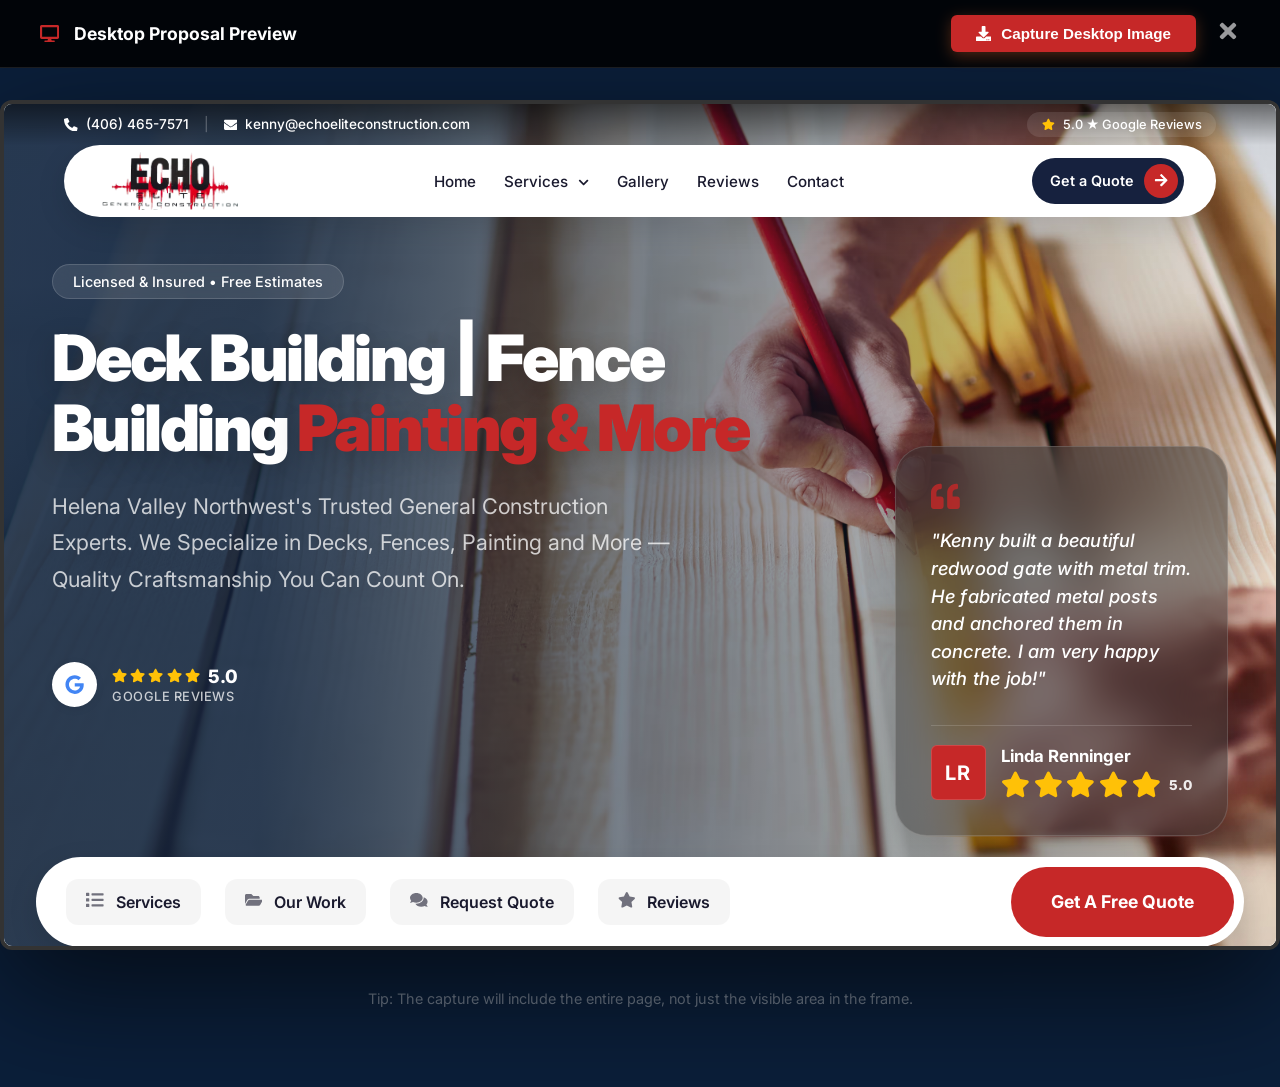
<file: export/desktop/index.html>
<!DOCTYPE html><html><head><meta charSet="utf-8"/><meta http-equiv="x-ua-compatible" content="ie=edge"/><meta name="viewport" content="width=device-width, initial-scale=1, shrink-to-fit=no"/><meta name="generator" content="Gatsby 5.16.1"/><style data-href="/styles.38cc1d9f3d9898b90dba.css" data-identity="gatsby-global-css">@import url(https://fonts.googleapis.com/css2?family=Inter:opsz,wght@14..32,300;400;500;600;700&display=swap);:root{--color-primary:#c62828;--color-primary-alt:#d32f2f;--color-primary-dark:#b71c1c;--color-primary-light:#ef5350;--color-primary-ultra:#ffebee;--color-secondary:#0b1f3a;--color-secondary-mid:#16213e;--color-secondary-light:#0f3460;--color-dark-surface:#071529;--color-bg:#fff;--color-bg-alt:#f8f9fa;--color-bg-dark:#0b1f3a;--color-bg-card:#fff;--color-bg-glass:hsla(0,0%,100%,.1);--color-text:#1a1a2e;--color-text-muted:#6c757d;--color-text-light:#fff;--color-text-light-muted:hsla(0,0%,100%,.75);--color-border:#e9ecef;--color-border-dark:hsla(0,0%,100%,.15);--color-overlay:rgba(11,31,58,.55);--color-overlay-dark:rgba(11,31,58,.85);--color-overlay-light:rgba(43,43,43,.45);--color-star:#ffc107;--color-google:#4285f4;--color-facebook:#1877f2;--color-success:#28a745;--shadow-sm:0 2px 8px rgba(0,0,0,.08);--shadow-md:0 10px 30px rgba(0,0,0,.12);--shadow-lg:0 20px 60px rgba(0,0,0,.25);--shadow-card:0 4px 24px rgba(0,0,0,.1);--shadow-primary:0 10px 25px rgba(198,40,40,.3);--radius-sm:6px;--radius-md:12px;--radius-lg:20px;--radius-xl:32px;--radius-full:9999px;--transition-fast:0.15s ease;--transition-base:0.25s ease;--transition-slow:0.4s ease}body,html{background-color:var(--color-secondary);color:var(--color-text);overflow-x:hidden;scroll-behavior:smooth}*,body,html{margin:0;padding:0}*{box-sizing:border-box}.header{font-family:Inter,sans-serif;left:0;position:absolute!important;top:0;transition:all .5s cubic-bezier(.165,.84,.44,1);width:100%;z-index:1000}.header-scrolled{left:0;pointer-events:none;position:fixed!important;top:15px;width:100%}.header-scrolled .nav-wrapper{-webkit-backdrop-filter:blur(12px);backdrop-filter:blur(12px);background:hsla(0,0%,100%,.9);box-shadow:var(--shadow-md);height:60px;max-width:1000px;pointer-events:auto}.header-scrolled .top-bar{display:none!important}.header-scrolled .main-nav{padding-top:0}.container{padding:0 32px}.top-bar{background:linear-gradient(180deg,rgba(0,0,0,.5),transparent);color:var(--color-text-light);font-size:.85rem;padding:8px 0;pointer-events:auto;position:relative;transition:all .3s ease;width:100%;z-index:1100}.top-bar-hidden{opacity:0;transform:translateY(-100%)}.top-bar-content{justify-content:space-between;width:100%}.contact-info,.top-bar-content{align-items:center;display:flex}.contact-info{gap:15px}.contact-link{align-items:center;color:var(--color-text-light);display:flex;font-weight:500;gap:8px;text-decoration:none;transition:.2s}.divider{opacity:.3}.contact-link:hover{color:var(--color-text-light);text-decoration:underline}.rating-info{align-items:center;display:flex}.bbb-link{align-items:center;background:hsla(0,0%,100%,.1);border-radius:var(--radius-full);display:inline-flex;font-size:.8rem;font-weight:500;gap:.5rem;padding:.3rem .9rem;text-decoration:none;transition:all .2s ease}.bbb-link,.bbb-link:hover{color:var(--color-text-light)}.bbb-link:hover{background:var(--color-primary)!important}.star-icon{color:var(--color-star)!important;font-size:.8rem}.main-nav{background:transparent;position:relative;z-index:1000}.nav-wrapper{align-items:center;background:var(--color-bg-card);border-radius:var(--radius-full);box-shadow:var(--shadow-md);display:grid;grid-template-columns:auto 1fr auto;height:72px;margin:0 auto;max-width:1200px;padding:0 32px;transition:all .4s cubic-bezier(.165,.84,.44,1)}.logo-link{align-items:center;color:var(--color-secondary);display:flex;text-decoration:none;transition:all .3s ease}.logo-img{display:block;height:59px;mix-blend-mode:multiply;transition:height .3s ease;width:auto}.header-scrolled .logo-img{height:38px}.logo-accent{color:var(--color-primary-alt)}.desktop-nav{display:flex;justify-content:center}.nav-list{display:flex;gap:28px;list-style:none}.nav-link{color:var(--color-text);font-size:.95rem;font-weight:500;position:relative;text-decoration:none;transition:var(--transition-base)}.nav-link:hover{color:var(--color-primary)}.nav-link:after{background:var(--color-primary);bottom:-6px;content:"";height:2px;left:0;position:absolute;transition:var(--transition-base);width:0}.nav-link:hover:after{width:100%}.cta-wrapper{display:flex;justify-content:flex-end}.cta-button{align-items:center;background:var(--color-secondary-mid);border-radius:var(--radius-full);color:var(--color-text-light);display:inline-flex;font-size:.9rem;font-weight:600;gap:10px;padding:6px 6px 6px 18px;text-decoration:none;transition:var(--transition-base)}.cta-text{white-space:nowrap}.cta-icon{align-items:center;background:var(--color-primary);border-radius:50%;display:flex;height:34px;justify-content:center;transition:var(--transition-base);width:34px}.cta-button:hover{box-shadow:var(--shadow-md);transform:translateY(-2px)}.cta-button:hover .cta-icon{transform:translateX(5px)}.mobile-menu-button{background:none;border:none;color:var(--color-secondary);display:none;font-size:1.6rem}.mobile-menu-overlay{-webkit-backdrop-filter:blur(20px);backdrop-filter:blur(20px);background:var(--color-overlay-dark);display:flex;flex-direction:column;inset:0;padding:2.5rem 1.5rem;position:fixed;transform:translateX(100%);transition:transform .6s cubic-bezier(.85,0,.15,1);z-index:2000}.mobile-menu-open{transform:translateX(0)}.mobile-menu-content{display:flex;flex-direction:column;height:100%}.mobile-menu-header{align-items:center;display:flex;justify-content:space-between;margin-bottom:3rem;width:100%}.mobile-menu-logo{align-items:center;display:inline-flex}.mobile-menu-logo img{background:#fff;border-radius:var(--radius-sm);display:block;height:52px;padding:6px 10px;width:auto}.mobile-close-button{align-items:center;background:var(--color-bg-glass);border:1px solid var(--color-border-dark);border-radius:50%;color:var(--color-text-light);cursor:pointer;display:flex;font-size:1.5rem;height:50px;justify-content:center;transition:.3s;width:50px}.mobile-close-button:hover{background:hsla(0,0%,100%,.2);transform:rotate(90deg)}.mobile-nav-list{list-style:none;margin:0;padding:0}.mobile-nav-link{color:var(--color-text-light);display:block;font-size:2.2rem;font-weight:800;letter-spacing:-.02em;padding:.8rem 0;text-decoration:none;transition:.3s}.mobile-nav-link:active{color:var(--color-primary);transform:translateX(10px)}.mobile-cta-wrapper{margin-top:2rem}.mobile-cta-button{background:var(--color-primary-alt);border-radius:var(--radius-full);box-shadow:var(--shadow-primary);color:var(--color-text-light);display:block;font-size:1.2rem;font-weight:700;padding:1.2rem;text-align:center;text-decoration:none}.mobile-contact-info{border-top:1px solid var(--color-border-dark);display:flex;flex-direction:column;gap:1.2rem;margin-top:auto;padding-top:2rem}.mobile-bbb-link,.mobile-contact-link{align-items:center;color:var(--color-text-light-muted);display:flex;font-size:1rem;gap:12px;text-decoration:none}.mobile-bbb-link svg,.mobile-contact-link svg{color:var(--color-primary)}@media (max-width:768px){.header{padding-top:25px}.top-bar{display:none}.nav-wrapper{border-radius:var(--radius-xl);grid-template-columns:1fr auto;height:65px;justify-content:space-between;padding:0 20px}.cta-wrapper,.desktop-nav{display:none}.mobile-menu-button{align-items:center;background:var(--color-bg-alt);border:none;border-radius:50%;color:var(--color-secondary);display:flex;font-size:1.4rem;height:45px;justify-content:center;width:45px}.logo-img{height:38px}}.has-submenu{position:relative}.dropdown-icon{font-size:.7rem;margin-left:6px;transition:transform .3s ease;vertical-align:middle}.has-submenu:hover .dropdown-icon{transform:rotate(180deg)}.submenu{-webkit-backdrop-filter:blur(20px);backdrop-filter:blur(20px);background:hsla(0,0%,100%,.98);border:1px solid var(--color-border);border-radius:var(--radius-md);box-shadow:var(--shadow-lg);left:50%;opacity:0;padding:12px 0;position:absolute;top:calc(100% + 15px);transform:translateX(-50%) translateY(10px);transition:all .4s cubic-bezier(.165,.84,.44,1);visibility:hidden;width:240px;z-index:1000}.has-submenu:hover .submenu{opacity:1;transform:translateX(-50%) translateY(0);visibility:visible}.submenu-list{list-style:none;margin:0;padding:0}.submenu-link{color:var(--color-text);display:block;font-size:.92rem;font-weight:500;padding:12px 25px;text-decoration:none;transition:all .25s ease}.submenu-link:hover{background:var(--color-bg-alt);color:var(--color-primary);padding-left:32px}.mobile-nav-item{display:flex;flex-direction:column}.mobile-nav-link-wrapper{align-items:center;display:flex;justify-content:space-between;width:100%}.submenu-toggle{align-items:center;background:var(--color-bg-glass);border:1px solid var(--color-border-dark);border-radius:50%;color:var(--color-text-light);cursor:pointer;display:flex;height:45px;justify-content:center;transition:var(--transition-base);width:45px}.submenu-toggle.active{background:var(--color-primary);border-color:var(--color-primary);transform:rotate(90deg)}.mobile-submenu{border-left:1px solid var(--color-border-dark);list-style:none;margin:0 0 0 .5rem;max-height:0;overflow:hidden;padding:0 0 0 1rem;transition:all .5s cubic-bezier(.165,.84,.44,1)}.mobile-submenu.open{margin-bottom:1rem;margin-top:.5rem;max-height:800px}.mobile-submenu-link{color:var(--color-text-light-muted);display:block;font-size:1.3rem;font-weight:600;padding:.8rem 0;text-decoration:none;transition:all .3s ease}.mobile-submenu-link:active,.mobile-submenu-link:focus{color:var(--color-text-light);padding-left:10px}.faq-section{background:#fff;padding:6rem 0}.section-title-center{color:var(--color-overlay-dark);font-size:2.8rem;font-weight:850;letter-spacing:-.03em;line-height:1.1;margin-bottom:3.5rem;text-align:center}.faq-list{display:flex;flex-direction:column;gap:1.2rem;margin:0 auto;max-width:800px}.faq-item{border:1px solid var(--color-border);border-radius:var(--radius-md);cursor:pointer;padding:1.5rem;transition:var(--transition-base)}.faq-item:hover{box-shadow:var(--shadow-sm);transform:translateY(-2px)}.faq-item.active,.faq-item:hover{border-color:var(--color-primary)}.faq-item.active{background:#fdfdfd}.faq-question{align-items:center;display:flex;gap:1rem;justify-content:space-between}.faq-question h3{color:var(--color-overlay-dark);font-size:1.15rem;font-weight:700;margin:0}.faq-answer{max-height:0;overflow:hidden;transition:max-height .4s cubic-bezier(.165,.84,.44,1)}.faq-item.active .faq-answer{margin-top:1.2rem;max-height:400px}.faq-answer p{color:var(--color-text-muted);line-height:1.6}.next-steps-section{background:var(--color-bg-light);padding:8rem 0;text-align:center}.section-title-center{color:#fff;font-size:3rem;font-weight:900;letter-spacing:-.04em;margin-bottom:1.5rem}.section-subtitle-center{color:var(--color-text-muted);font-size:1.15rem;line-height:1.6;margin:1.5rem auto 5rem;max-width:600px;opacity:.8}.steps-grid{display:grid;gap:2.5rem;grid-template-columns:repeat(4,1fr)}.step-card{background:#fff;border-radius:var(--radius-xl);box-shadow:var(--shadow-sm);padding:3rem 1.5rem;position:relative;transition:var(--transition-base)}.step-card:hover{box-shadow:var(--shadow-lg);transform:translateY(-10px)}.step-number{align-items:center;background:var(--color-primary);border:4px solid var(--color-bg-light);border-radius:var(--radius-full);box-shadow:0 10px 20px rgba(198,40,40,.2);color:#fff;display:flex;font-size:1.25rem;font-weight:900;height:50px;justify-content:center;left:30px;position:absolute;top:-20px;width:50px}.step-icon{font-size:3rem;margin-bottom:2rem;opacity:.9}.step-card h3,.step-icon{color:var(--color-overlay-dark)}.step-card h3{font-size:1.35rem;font-weight:800;line-height:1.2;margin-bottom:1.2rem}.step-card p{color:var(--color-text-muted);font-size:1rem;line-height:1.6}@media (max-width:1024px){.steps-grid{gap:3rem 2rem;grid-template-columns:repeat(2,1fr)}}@media (max-width:640px){.steps-grid{grid-template-columns:1fr}.section-title-center{font-size:2.2rem}}.hero{align-items:center;background-color:var(--color-secondary);display:flex;font-family:Inter,sans-serif;min-height:100vh;overflow:hidden;position:relative}.hero-bg{height:100%;left:0;overflow:hidden;position:absolute;top:0;width:100%;z-index:0}.hero-bg-image{height:100%;object-fit:cover;object-position:center 5%;transform:scale(1.1);width:100%}.hero-overlay{background:var(--color-overlay);height:100%;left:0;top:0;width:100%}.hero-container{align-items:center;display:grid;gap:2rem;grid-template-columns:1.5fr .5fr;margin:0 auto;max-width:1400px;padding:10rem 3rem 14rem;position:relative;width:100%;z-index:2}.hero-content{max-width:900px}.trust-badge{-webkit-backdrop-filter:blur(8px);backdrop-filter:blur(8px);background:var(--color-bg-glass);border:1px solid var(--color-border-dark);border-radius:var(--radius-full);display:inline-flex;margin-bottom:1.5rem;padding:8px 20px}.badge-text2{font-size:.9rem;font-weight:500}.badge-text2,.hero-title{color:var(--color-text-light)}.hero-title{font-size:5.5rem;font-weight:800;line-height:1.05;margin-bottom:2.2rem;max-width:1000px;text-shadow:0 10px 30px rgba(0,0,0,.2)}.hero-description{color:var(--color-text-light-muted);font-size:1.35rem;line-height:1.7;margin-bottom:4rem;max-width:640px}.hero-description strong{color:var(--color-text-light);font-weight:700}.hero-ratings{display:flex;gap:3rem;margin-bottom:3.5rem}.hero-cta-group{align-items:center;display:flex;gap:1rem}.hero-cta-btn{align-items:center;border-radius:var(--radius-full);display:inline-flex;font-size:1rem;font-weight:700;gap:10px;padding:1rem 1.8rem;text-decoration:none;transition:var(--transition-base)}.hero-cta-btn.primary{background:var(--color-primary-alt);box-shadow:var(--shadow-primary);color:var(--color-text-light)}.hero-cta-btn.secondary{-webkit-backdrop-filter:blur(10px);backdrop-filter:blur(10px);background:var(--color-bg-glass);border:1px solid var(--color-border-dark);color:var(--color-text-light)}.hero-cta-btn:hover{filter:brightness(1.1);transform:translateY(-3px)}@media (min-width:1025px){.hero-cta-group{display:none}}.rating-box{align-items:center;display:flex;gap:15px;text-decoration:none;transition:transform .3s ease}.rating-box:hover{transform:translateY(-2px)}.platform-icon{align-items:center;background:#fff;border-radius:50%;box-shadow:var(--shadow-sm);display:flex;flex-shrink:0;font-size:1.2rem;height:45px;justify-content:center;width:45px}.platform-icon.google{color:var(--color-google)}.platform-icon.facebook{color:var(--color-facebook)}.stars{align-items:center;color:var(--color-star);display:flex;font-size:.95rem;gap:3px}.rating-details{display:flex;flex-direction:column;gap:2px}.score{color:var(--color-text-light);font-size:1.15rem;font-weight:800;margin-left:5px}.platform-name{color:var(--color-text-light-muted);font-size:.8rem;font-weight:500;letter-spacing:.5px;text-transform:uppercase}.hero-right{align-items:flex-end;display:flex;justify-content:flex-end}.review-card{-webkit-backdrop-filter:blur(25px)!important;backdrop-filter:blur(25px)!important;background:var(--color-overlay-light)!important;border:1px solid var(--color-border-dark)!important;border-radius:var(--radius-xl);box-shadow:var(--shadow-lg);margin-bottom:-255px;margin-left:auto;max-width:340px;padding:2.2rem!important;position:relative;transition:all .4s cubic-bezier(.175,.885,.32,1.275)}.review-card:hover{border-color:hsla(0,0%,100%,.3)!important;transform:translateY(-8px) scale(1.02)}.quote-icon-top{color:var(--color-primary);font-size:1.8rem;margin-bottom:.8rem;opacity:.8}.review-text-premium{color:var(--color-text-light);font-size:1.15rem;font-style:italic;font-weight:500;letter-spacing:.2px;line-height:1.5;margin-bottom:2rem}.reviewer-footer{align-items:center;border-top:1px solid var(--color-border-dark);display:flex;gap:15px;padding-top:1.2rem}.reviewer-initials-box{align-items:center;background:var(--color-primary);border:1px solid var(--color-border-dark);border-radius:var(--radius-sm);color:var(--color-text-light);display:flex;flex-shrink:0;font-size:1.25rem;font-weight:700;height:55px;justify-content:center;letter-spacing:1px;-webkit-user-select:none;user-select:none;width:55px}.reviewer-meta{display:flex;flex-direction:column;gap:4px}.reviewer-name-new{color:var(--color-text-light);font-size:1.05rem;font-weight:700}.reviewer-rating-new{align-items:center;display:flex;gap:8px}.stars-row{color:var(--color-primary);font-size:.75rem;gap:2px}.score-new{color:var(--color-text-light);font-size:.85rem;font-weight:800;opacity:.9}.hero-bottom-bar{bottom:0;left:0;padding:0 2rem 40px;position:absolute;width:100%;z-index:10}.bottom-bar-wrapper{align-items:center;background:var(--color-bg);border-radius:var(--radius-full);box-shadow:var(--shadow-md);display:flex;height:90px;justify-content:space-between;margin:0 auto;max-width:1280px;padding:0 10px 0 30px}.bottom-nav{display:flex;gap:1.5rem}.bottom-nav-link{align-items:center;background:rgba(0,0,0,.04);border-radius:var(--radius-md);color:var(--color-text);display:flex;font-weight:600;gap:12px;padding:12px 20px;text-decoration:none;transition:var(--transition-base)}.bottom-nav-link:hover{background:rgba(0,0,0,.08);color:var(--color-primary)}.nav-icon{font-size:1.1rem;opacity:.6}.bottom-cta{align-items:center;background:var(--color-primary);border-radius:var(--radius-full);color:var(--color-text-light);display:flex;font-size:1.1rem;font-weight:700;height:70px;padding:0 40px;text-decoration:none;transition:var(--transition-base)}.bottom-cta:hover{filter:brightness(1.1);transform:scale(1.02)}@media (max-width:1200px){.hero-title{font-size:3.5rem}}@media (max-width:1024px){.hero-container{grid-template-columns:1fr;padding:10rem 2rem 8rem;text-align:center}.hero-content{margin:0 auto}.hero-description{margin:0 auto 2.5rem}.hero-ratings{justify-content:center}.review-card{margin:3rem auto 0}.hero-bottom-bar{display:none}}@media (max-width:768px){.hero-container{padding:12rem 1.5rem 6rem}.trust-badge{margin-bottom:1rem}.hero-title{font-size:2.85rem;letter-spacing:-.02em;line-height:1.1;margin-bottom:1.8rem}.hero-overlay{background:linear-gradient(180deg,rgba(11,31,58,.5) 0,rgba(11,31,58,.2))}.hero-ratings{flex-direction:row!important;flex-wrap:wrap;gap:1.5rem;justify-content:center;margin-bottom:3rem}.hero-cta-group{flex-direction:column;margin-bottom:2rem;width:100%}.hero-cta-btn{justify-content:center;padding:1.2rem;width:100%}.review-card{-webkit-backdrop-filter:blur(20px)!important;backdrop-filter:blur(20px)!important;background:var(--color-overlay-light)!important;border:1px solid var(--color-border-dark)!important;border-radius:var(--radius-xl);box-shadow:var(--shadow-lg);margin:4rem auto;max-width:360px;padding:2rem!important;width:100%}.hero-description{font-size:1rem}.bottom-nav-link span{display:none}.bottom-nav-link{padding:15px}.nav-icon{font-size:1.4rem;opacity:.9}}.about{background-color:var(--color-bg);font-family:Inter,-apple-system,BlinkMacSystemFont,Segoe UI,Roboto,Helvetica,Arial,sans-serif;overflow-x:hidden;padding:5rem 0}.about-container{margin:0 auto;max-width:1280px;padding:0 2rem}.about-grid{align-items:center;display:grid;gap:5rem;grid-template-columns:1.1fr .9fr}.about-content{max-width:100%}.section-tag{margin-bottom:1.5rem}.tag-icon{font-size:.9rem}.about-title{color:var(--color-secondary);font-size:2.5rem;font-weight:800;letter-spacing:-.02em;line-height:1.2;margin-bottom:1.2rem}.about-description{color:var(--color-text-muted);font-size:1rem;line-height:1.6;margin-bottom:2rem}.about-stats{display:flex;flex-wrap:wrap;gap:2rem;margin-bottom:2rem}.stat-item{align-items:center;display:flex;gap:.8rem}.stat-icon{color:var(--color-primary-alt);font-size:1.8rem}.stat-icon.star{color:var(--color-star)}.stat-info{display:flex;flex-direction:column}.stat-info strong{color:var(--color-secondary);font-size:1.2rem}.stat-info span{color:var(--color-text-muted);font-size:.85rem}.about-highlights{background:var(--color-bg-alt);border-left:4px solid var(--color-primary-alt);border-radius:var(--radius-md);display:grid;gap:1.5rem;grid-template-columns:repeat(auto-fit,minmax(240px,1fr));margin-bottom:2.5rem;padding:1.5rem}.highlight-item{align-items:center;color:var(--color-text);display:flex;font-size:.9rem;font-weight:500;gap:1rem}.highlight-icon{color:var(--color-secondary-light);font-size:1rem}.about-cta{align-items:center;background-color:var(--color-primary-alt);border-radius:var(--radius-full);box-shadow:var(--shadow-primary);color:var(--color-text-light);display:inline-flex;font-weight:700;padding:.9rem 2rem;text-decoration:none;transition:var(--transition-base)}.about-cta:hover{background-color:var(--color-primary-dark);box-shadow:0 8px 20px rgba(198,40,40,.3);transform:translateY(-2px)}.about-image,.image-wrapper{position:relative}.image-wrapper{border-radius:var(--radius-lg);box-shadow:var(--shadow-lg);height:550px;overflow:hidden}.about-img{display:block;height:100%;object-fit:cover;transition:var(--transition-slow);width:100%}.image-overlay{background:linear-gradient(to top,var(--color-overlay-dark),transparent);bottom:0;left:0;padding:1.5rem;position:absolute;right:0;transform:translateY(100%);transition:var(--transition-base)}.image-wrapper:hover .image-overlay{transform:translateY(0)}.overlay-content{align-items:center;color:var(--color-text-light);display:flex;font-weight:600;gap:.8rem}.overlay-icon{color:var(--color-primary-alt);font-size:1.2rem}.image-badge{-webkit-backdrop-filter:blur(4px);backdrop-filter:blur(4px);background:hsla(0,0%,100%,.95);border-radius:var(--radius-full);box-shadow:var(--shadow-sm);padding:.5rem 1rem;position:absolute;right:1rem;text-align:center;top:1rem}.badge-text{color:var(--color-secondary);font-size:.7rem;font-weight:600}.badge-rating{color:var(--color-primary-alt);font-size:.9rem;font-weight:800}@media (max-width:1024px){.about-grid{gap:2rem;grid-template-columns:1fr;text-align:center}.about-content{order:1}.about-image{margin:0 auto;max-width:500px;order:0}.section-tag{margin-left:auto;margin-right:auto}.about-stats{justify-content:center}.about-highlights{align-items:center}.about-cta{margin:0 auto}}@media (max-width:768px){.about{padding:3rem 0}.about-container{padding:0 1.5rem}.about-title{font-size:2rem}.about-description{font-size:.95rem}.about-stats{align-items:center;flex-direction:column;gap:1rem}.stat-item{justify-content:center;width:100%}}.services{background-color:var(--color-bg-alt);font-family:Inter,-apple-system,BlinkMacSystemFont,Segoe UI,Roboto,Helvetica,Arial,sans-serif;overflow-x:hidden;padding:5rem 0}.services-container{margin:0 auto;max-width:1280px;padding:0 2rem}.services-header{margin:0 auto 3rem;max-width:700px;text-align:center}.section-tag{align-items:center;background-color:var(--color-bg);box-shadow:var(--shadow-sm);display:inline-flex;font-weight:600;gap:.5rem;margin-bottom:1rem;padding:.5rem 1.2rem}.services-title{color:var(--color-secondary);font-size:2.5rem;font-weight:800;letter-spacing:-.02em;margin-bottom:1rem}.services-subtitle{color:var(--color-text-muted);font-size:1.1rem;line-height:1.5}.services-grid{display:grid;gap:2rem;grid-template-columns:repeat(auto-fit,minmax(280px,1fr))}.service-card{background:var(--color-bg);border-radius:var(--radius-lg);box-shadow:var(--shadow-sm);display:flex;flex-direction:column;overflow:hidden;transition:all .3s cubic-bezier(.2,.9,.4,1.1)}.service-card:hover{box-shadow:var(--shadow-lg);transform:translateY(-8px)}.card-image{height:220px;overflow:hidden;position:relative}.card-image img{height:100%;object-fit:cover;transition:transform .5s ease;width:100%}.service-card:hover .card-image img{transform:scale(1.05)}.card-icon{-webkit-backdrop-filter:blur(4px);backdrop-filter:blur(4px);background:hsla(0,0%,100%,.95);border-radius:50%;bottom:1rem;box-shadow:var(--shadow-sm);color:var(--color-primary-alt);font-size:1.2rem;padding:.6rem;position:absolute;right:1rem;transition:var(--transition-base)}.service-card:hover .card-icon{background:var(--color-primary-alt);color:var(--color-text-light);transform:scale(1.1)}.card-content{display:flex;flex:1 1;flex-direction:column;padding:1.5rem}.card-title{color:var(--color-secondary);font-size:1.3rem;font-weight:700;margin-bottom:.75rem}.card-description{color:var(--color-text-muted);flex:1 1;font-size:.9rem;line-height:1.5;margin-bottom:1.5rem}.card-btn{align-items:center;color:var(--color-secondary-light);display:inline-flex;font-size:.9rem;font-weight:600;gap:.5rem;margin-top:auto;text-decoration:none;transition:var(--transition-fast)}.card-btn:hover{color:var(--color-primary-alt);gap:.8rem}.btn-icon{font-size:.8rem;transition:transform .2s}.card-btn:hover .btn-icon{transform:translateX(4px)}@media (max-width:1024px){.services-grid{gap:1.5rem}}@media (max-width:768px){.services{padding:3rem 0}.services-container{padding:0 1.5rem}.services-title{font-size:2rem}.services-subtitle{font-size:1rem}.card-image{height:180px}}@media (max-width:480px){.services-grid{grid-template-columns:1fr}}:root{--swiper-theme-color:#007aff}:host{display:block;margin-left:auto;margin-right:auto;position:relative;z-index:1}.swiper{display:block;list-style:none;margin-left:auto;margin-right:auto;overflow:hidden;padding:0;position:relative;z-index:1}.swiper-vertical>.swiper-wrapper{flex-direction:column}.swiper-wrapper{box-sizing:content-box;display:flex;height:100%;position:relative;transition-property:transform;transition-timing-function:var(--swiper-wrapper-transition-timing-function,initial);width:100%;z-index:1}.swiper-android .swiper-slide,.swiper-ios .swiper-slide,.swiper-wrapper{transform:translateZ(0)}.swiper-horizontal{touch-action:pan-y}.swiper-vertical{touch-action:pan-x}.swiper-slide{display:block;flex-shrink:0;height:100%;position:relative;transition-property:transform;width:100%}.swiper-slide-invisible-blank{visibility:hidden}.swiper-autoheight,.swiper-autoheight .swiper-slide{height:auto}.swiper-autoheight .swiper-wrapper{align-items:flex-start;transition-property:transform,height}.swiper-backface-hidden .swiper-slide{backface-visibility:hidden;transform:translateZ(0)}.swiper-3d.swiper-css-mode .swiper-wrapper{perspective:1200px}.swiper-3d .swiper-wrapper{transform-style:preserve-3d}.swiper-3d{perspective:1200px;.swiper-cube-shadow,.swiper-slide{transform-style:preserve-3d}}.swiper-css-mode{>.swiper-wrapper{-ms-overflow-style:none;overflow:auto;scrollbar-width:none;&::-webkit-scrollbar{display:none}}>.swiper-wrapper>.swiper-slide{scroll-snap-align:start start}&.swiper-horizontal{>.swiper-wrapper{scroll-snap-type:x mandatory}>.swiper-wrapper>.swiper-slide:first-child{margin-inline-start:var(--swiper-slides-offset-before);scroll-margin-inline-start:var(--swiper-slides-offset-before)}>.swiper-wrapper>.swiper-slide:last-child{margin-inline-end:var(--swiper-slides-offset-after)}}&.swiper-vertical{>.swiper-wrapper{scroll-snap-type:y mandatory}>.swiper-wrapper>.swiper-slide:first-child{margin-block-start:var(--swiper-slides-offset-before);scroll-margin-block-start:var(--swiper-slides-offset-before)}>.swiper-wrapper>.swiper-slide:last-child{margin-block-end:var(--swiper-slides-offset-after)}}&.swiper-free-mode{>.swiper-wrapper{scroll-snap-type:none}>.swiper-wrapper>.swiper-slide{scroll-snap-align:none}}&.swiper-centered{>.swiper-wrapper:before{content:"";flex-shrink:0;order:9999}>.swiper-wrapper>.swiper-slide{scroll-snap-align:center center;scroll-snap-stop:always}}&.swiper-centered.swiper-horizontal{>.swiper-wrapper>.swiper-slide:first-child{margin-inline-start:var(--swiper-centered-offset-before)}>.swiper-wrapper:before{height:100%;min-height:1px;width:var(--swiper-centered-offset-after)}}&.swiper-centered.swiper-vertical{>.swiper-wrapper>.swiper-slide:first-child{margin-block-start:var(--swiper-centered-offset-before)}>.swiper-wrapper:before{height:var(--swiper-centered-offset-after);min-width:1px;width:100%}}}.swiper-3d{.swiper-slide-shadow,.swiper-slide-shadow-bottom,.swiper-slide-shadow-left,.swiper-slide-shadow-right,.swiper-slide-shadow-top{height:100%;left:0;pointer-events:none;position:absolute;top:0;width:100%;z-index:10}.swiper-slide-shadow{background:rgba(0,0,0,.15)}.swiper-slide-shadow-left{background-image:linear-gradient(270deg,rgba(0,0,0,.5),transparent)}.swiper-slide-shadow-right{background-image:linear-gradient(90deg,rgba(0,0,0,.5),transparent)}.swiper-slide-shadow-top{background-image:linear-gradient(0deg,rgba(0,0,0,.5),transparent)}.swiper-slide-shadow-bottom{background-image:linear-gradient(180deg,rgba(0,0,0,.5),transparent)}}.swiper-lazy-preloader{border:4px solid var(--swiper-preloader-color,var(--swiper-theme-color));border-radius:50%;border-top:4px solid transparent;box-sizing:border-box;height:42px;left:50%;margin-left:-21px;margin-top:-21px;position:absolute;top:50%;transform-origin:50%;width:42px;z-index:10}.swiper-watch-progress .swiper-slide-visible,.swiper:not(.swiper-watch-progress){.swiper-lazy-preloader{animation:swiper-preloader-spin 1s linear infinite}}.swiper-lazy-preloader-white{--swiper-preloader-color:#fff}.swiper-lazy-preloader-black{--swiper-preloader-color:#000}@keyframes swiper-preloader-spin{0%{transform:rotate(0deg)}to{transform:rotate(1turn)}}.swiper-pagination{position:absolute;text-align:center;transform:translateZ(0);transition:opacity .3s;z-index:10;&.swiper-pagination-hidden{opacity:0}&.swiper-pagination-disabled,.swiper-pagination-disabled>&{display:none!important}}.swiper-horizontal>.swiper-pagination-bullets,.swiper-pagination-bullets.swiper-pagination-horizontal,.swiper-pagination-custom,.swiper-pagination-fraction{bottom:var(--swiper-pagination-bottom,8px);left:0;top:var(--swiper-pagination-top,auto);width:100%}.swiper-pagination-bullets-dynamic{font-size:0;overflow:hidden;.swiper-pagination-bullet{position:relative;transform:scale(.33)}.swiper-pagination-bullet-active,.swiper-pagination-bullet-active-main{transform:scale(1)}.swiper-pagination-bullet-active-prev{transform:scale(.66)}.swiper-pagination-bullet-active-prev-prev{transform:scale(.33)}.swiper-pagination-bullet-active-next{transform:scale(.66)}.swiper-pagination-bullet-active-next-next{transform:scale(.33)}}.swiper-pagination-bullet{background:var(--swiper-pagination-bullet-inactive-color,#000);border-radius:var(--swiper-pagination-bullet-border-radius,50%);display:inline-block;height:var(--swiper-pagination-bullet-height,var(--swiper-pagination-bullet-size,8px));opacity:var(--swiper-pagination-bullet-inactive-opacity,.2);width:var(--swiper-pagination-bullet-width,var(--swiper-pagination-bullet-size,8px));button&{appearance:none;border:none;box-shadow:none;margin:0;padding:0}.swiper-pagination-clickable &{cursor:pointer}&:only-child{display:none!important}}.swiper-pagination-bullet-active{background:var(--swiper-pagination-color,var(--swiper-theme-color));opacity:var(--swiper-pagination-bullet-opacity,1)}.swiper-pagination-vertical.swiper-pagination-bullets,.swiper-vertical>.swiper-pagination-bullets{left:var(--swiper-pagination-left,auto);right:var(--swiper-pagination-right,8px);top:50%;transform:translate3d(0,-50%,0);.swiper-pagination-bullet{display:block;margin:var(--swiper-pagination-bullet-vertical-gap,6px) 0}&.swiper-pagination-bullets-dynamic{top:50%;transform:translateY(-50%);width:8px;.swiper-pagination-bullet{display:inline-block;transition:transform .2s,top .2s}}}.swiper-horizontal>.swiper-pagination-bullets,.swiper-pagination-horizontal.swiper-pagination-bullets{.swiper-pagination-bullet{margin:0 var(--swiper-pagination-bullet-horizontal-gap,4px)}&.swiper-pagination-bullets-dynamic{left:50%;transform:translateX(-50%);white-space:nowrap;.swiper-pagination-bullet{transition:transform .2s,left .2s}}}.swiper-horizontal.swiper-rtl>.swiper-pagination-bullets-dynamic .swiper-pagination-bullet{transition:transform .2s,right .2s}.swiper-pagination-fraction{color:var(--swiper-pagination-fraction-color,inherit)}.swiper-pagination-progressbar{background:var(--swiper-pagination-progressbar-bg-color,rgba(0,0,0,.25));position:absolute;.swiper-pagination-progressbar-fill{background:var(--swiper-pagination-color,var(--swiper-theme-color));height:100%;left:0;position:absolute;top:0;transform:scale(0);transform-origin:left top;width:100%}.swiper-rtl & .swiper-pagination-progressbar-fill{transform-origin:right top}&.swiper-pagination-horizontal,&.swiper-pagination-vertical.swiper-pagination-progressbar-opposite,.swiper-horizontal>&,.swiper-vertical>&.swiper-pagination-progressbar-opposite{height:var(--swiper-pagination-progressbar-size,4px);left:0;top:0;width:100%}&.swiper-pagination-horizontal.swiper-pagination-progressbar-opposite,&.swiper-pagination-vertical,.swiper-horizontal>&.swiper-pagination-progressbar-opposite,.swiper-vertical>&{height:100%;left:0;top:0;width:var(--swiper-pagination-progressbar-size,4px)}}.swiper-pagination-lock{display:none}.contact-page{background-color:var(--color-bg);font-family:Outfit,sans-serif;overflow-x:hidden}.contact-hero{align-items:center;background-color:var(--color-secondary);color:var(--color-text-light);display:flex;justify-content:center;min-height:380px;overflow:hidden;padding:140px 0 60px;position:relative;text-align:center}.contact-hero-bg{height:100%;left:0;position:absolute;top:0;width:100%;z-index:0}.contact-hero-bg img{height:100%;object-fit:cover;object-position:center;width:100%}.contact-hero-overlay{background:linear-gradient(135deg,rgba(11,31,58,.92),rgba(11,31,58,.75));height:100%;left:0;position:absolute;top:0;width:100%;z-index:1}.contact-hero-content{max-width:800px;padding:0 2rem;position:relative;z-index:2}.contact-hero .badge{background-color:rgba(198,40,40,.2);border:1px solid rgba(198,40,40,.3);border-radius:100px;color:var(--color-primary-light);display:inline-block;font-size:.85rem;font-weight:700;letter-spacing:.05em;margin-bottom:2rem;padding:.5rem 1.5rem;text-transform:uppercase}.contact-hero h1{font-size:4rem;font-weight:800;letter-spacing:-.03em;line-height:1.1;margin-bottom:1.5rem}.contact-hero .highlight{color:var(--color-primary)}.contact-hero p{font-size:1.25rem;margin:0 auto;max-width:600px;opacity:.9}.contact-main{background-color:var(--color-bg-alt);padding:8rem 0}.contact-grid{align-items:start;display:grid;gap:5rem;grid-template-columns:1fr 1.2fr}.contact-info-side h2{color:var(--color-secondary);font-size:2.5rem;font-weight:800;letter-spacing:-.02em;margin-bottom:1.5rem}.contact-info-side p{color:var(--color-text);font-size:1.1rem;line-height:1.7;margin-bottom:3rem}.contact-details-list{display:flex;flex-direction:column;gap:2.5rem}.contact-item{display:flex;gap:1.5rem}.contact-icon{align-items:center;background-color:var(--color-bg);border-radius:16px;box-shadow:var(--shadow-sm);color:var(--color-primary);display:flex;flex-shrink:0;font-size:1.5rem;height:60px;justify-content:center;width:60px}.contact-text h3{color:var(--color-secondary);font-size:1.25rem;font-weight:700;margin-bottom:.5rem}.contact-text a,.contact-text p{color:var(--color-text-muted);display:block;font-size:1.05rem;text-decoration:none;transition:color .3s}.contact-text a:hover{color:var(--color-primary)}.contact-form-side{background:var(--color-bg);border:1px solid rgba(0,0,0,.02);border-radius:32px;box-shadow:var(--shadow-lg);padding:4rem}.form-group{margin-bottom:2rem}.form-group label{color:var(--color-secondary);display:block;font-size:.95rem;font-weight:600;margin-bottom:.75rem}.form-group input,.form-group select,.form-group textarea{background-color:var(--color-bg-alt);border:2px solid transparent;border-radius:12px;color:var(--color-secondary);font-family:inherit;font-size:1rem;padding:1rem 1.25rem;transition:all .3s;width:100%}.form-group input:focus,.form-group select:focus,.form-group textarea:focus{background-color:var(--color-bg);border-color:var(--color-secondary);box-shadow:0 0 0 4px rgba(11,31,58,.05);outline:none}.submit-btn{align-items:center;background-color:var(--color-primary);border:none;border-radius:12px;color:var(--color-text-light);cursor:pointer;display:flex;font-size:1.1rem;font-weight:700;gap:1rem;justify-content:center;padding:1.25rem;transition:all .3s;width:100%}.submit-btn:hover{background-color:var(--color-primary-dark);box-shadow:0 10px 20px rgba(198,40,40,.2);transform:translateY(-2px)}.submit-btn:active{transform:translateY(0)}.map-section{line-height:0;width:100%}.map-section iframe{border:none;filter:grayscale(.2) contrast(1.1);height:500px!important;width:100%!important}@media (max-width:1024px){.contact-grid{gap:4rem;grid-template-columns:1fr}.contact-hero h1{font-size:3rem}}@media (max-width:768px){.contact-hero{min-height:320px;padding:120px 0 50px}.contact-hero-content{margin-top:0}.contact-hero h1{font-size:2.5rem}.contact-main{padding:5rem 0}.contact-form-side{padding:2.5rem 1.5rem}.contact-info-side h2{font-size:2rem}}.gallery-section{background-color:var(--color-bg-alt);font-family:Inter,sans-serif;overflow:hidden;padding:10rem 0}.gallery-header{margin:0 auto 4rem;max-width:850px;text-align:center}.gallery-title{color:var(--color-secondary);font-size:3.8rem;font-weight:900;letter-spacing:-.05em;line-height:1.1;margin-bottom:1.5rem}.gallery-title .highlight{color:var(--color-primary-alt)}.gallery-subtitle{color:var(--color-text-muted);font-size:1.3rem;line-height:1.7;margin:0 auto;max-width:700px}.filter-bar{align-items:center;background:var(--color-bg);border:1px solid var(--color-border);border-radius:var(--radius-full);box-shadow:var(--shadow-sm);display:flex;flex-direction:column;gap:1.5rem;margin-bottom:5rem;margin-left:auto;margin-right:auto;max-width:-moz-fit-content;max-width:fit-content;padding:1.5rem}@media (min-width:768px){.filter-bar{flex-direction:row;padding:.8rem 2.5rem}}.filter-label{align-items:center;color:var(--color-text-muted);display:flex;font-size:.9rem;font-weight:700;gap:.6rem;letter-spacing:.1em;text-transform:uppercase}.categories-list{display:flex;flex-wrap:wrap;gap:1rem;justify-content:center}.filter-btn{background:transparent;border:1px solid transparent;border-radius:var(--radius-full);color:var(--color-secondary);cursor:pointer;font-size:.95rem;font-weight:600;padding:.6rem 1.4rem;transition:var(--transition-base)}.filter-btn:hover{background:var(--color-bg-alt);color:var(--color-primary-alt)}.filter-btn.active{background:var(--color-primary-alt);box-shadow:var(--shadow-primary);color:var(--color-text-light)}.masonry-grid{column-count:1;column-gap:2rem;width:100%}@media (min-width:640px){.masonry-grid{column-count:2}}@media (min-width:1024px){.masonry-grid{column-count:3}}@media (min-width:1536px){.masonry-grid{column-count:4}}.masonry-item{animation:gridFadeIn .6s ease forwards;display:inline-block;margin-bottom:2rem;opacity:0;width:100%}@keyframes gridFadeIn{0%{opacity:0;transform:translateY(20px)}to{opacity:1;transform:translateY(0)}}.gallery-card{background:var(--color-bg);border:1px solid var(--color-border);border-radius:var(--radius-lg);box-shadow:var(--shadow-sm);cursor:pointer;overflow:hidden;transition:transform .4s cubic-bezier(.165,.84,.44,1),box-shadow .4s}.gallery-card:hover{box-shadow:var(--shadow-lg);transform:translateY(-8px)}.gallery-img-wrapper{overflow:hidden;position:relative}.gallery-img{display:block;height:auto;transition:transform .8s cubic-bezier(.165,.84,.44,1);width:100%}.gallery-card:hover .gallery-img{transform:scale(1.08)}.gallery-overlay{align-items:center;background:linear-gradient(to top,var(--color-overlay-dark),transparent 70%);display:flex;inset:0;justify-content:center;opacity:0;position:absolute;transition:opacity .4s ease}.gallery-card:hover .gallery-overlay{opacity:1}.zoom-icon{color:var(--color-text-light);font-size:3rem;transform:scale(.6);transition:transform .4s cubic-bezier(.165,.84,.44,1)}.gallery-card:hover .zoom-icon{transform:scale(1)}.overlay-info{bottom:0;color:var(--color-text-light);left:0;padding:2rem;position:absolute;right:0;transform:translateY(15px);transition:transform .4s ease}.gallery-card:hover .overlay-info{transform:translateY(0)}.category-tag{background:var(--color-primary-alt);border-radius:var(--radius-full);display:inline-block;font-size:.7rem;font-weight:700;letter-spacing:.05em;margin-bottom:.6rem;padding:.35rem .9rem;text-transform:uppercase}.overlay-info h3{font-size:1.25rem;font-weight:800;line-height:1.3;margin:0}.load-more-container{margin-top:5rem;text-align:center}.btn-load-more{background:var(--color-secondary);border:none;border-radius:var(--radius-md);box-shadow:var(--shadow-primary);color:var(--color-text-light);cursor:pointer;display:inline-block;font-size:1.1rem;font-weight:700;padding:1.2rem 3rem;text-decoration:none;transition:var(--transition-base)}.btn-load-more:hover{background:var(--color-primary-alt);box-shadow:0 15px 40px rgba(198,40,40,.3);transform:translateY(-5px)}.lightbox-overlay{animation:fadeIn .4s ease;-webkit-backdrop-filter:blur(15px);backdrop-filter:blur(15px);background:var(--color-overlay-dark);inset:0;padding:2rem;position:fixed;z-index:5000}.lightbox-nav-btn,.lightbox-overlay{align-items:center;display:flex;justify-content:center}.lightbox-nav-btn{background:hsla(0,0%,100%,.05);border:1px solid hsla(0,0%,100%,.1);border-radius:50%;color:var(--color-text-light);cursor:pointer;font-size:1.5rem;height:65px;position:absolute;top:50%;transform:translateY(-50%);transition:all .3s cubic-bezier(.165,.84,.44,1);width:65px;z-index:5010}.lightbox-nav-btn:hover{background:hsla(0,0%,100%,.1);transform:translateY(-50%) scale(1.1)}.lightbox-nav-btn.prev{left:3rem}.lightbox-nav-btn.next{right:3rem}@media (max-width:768px){.lightbox-nav-btn{font-size:1.2rem;height:50px;width:50px}.lightbox-nav-btn.prev{left:1rem}.lightbox-nav-btn.next{right:1rem}}.lightbox-close{color:var(--color-text-light);cursor:pointer;font-size:2.5rem;opacity:.6;position:absolute;right:2rem;top:2rem;transition:.3s}.lightbox-close:hover{opacity:1}.lightbox-content{align-items:center;display:flex;flex-direction:column;max-height:85vh;max-width:90vw}.lightbox-main-img{border-radius:var(--radius-md);box-shadow:0 50px 100px rgba(0,0,0,.5);max-height:70vh;max-width:100%;object-fit:contain}.lightbox-caption{color:var(--color-text-light);margin-top:1.5rem;text-align:center}.light-tag{color:var(--color-primary-alt);display:block;font-size:.9rem;font-weight:700;margin-bottom:.5rem;text-transform:uppercase}.lightbox-caption h4{font-size:1.5rem;font-weight:800;margin:0}@media (max-width:768px){.gallery-section{padding:6rem 0}.gallery-title{font-size:2.8rem}.filter-bar{border-radius:24px;padding:1.5rem;width:90%}}.desktop-only{display:block}.mobile-only{display:none}@media (max-width:768px){.desktop-only{display:none!important}.mobile-only{display:block!important}}.gallery-swiper-container{padding:0 0 40px}.gallery-swiper{padding-bottom:50px!important}.gallery-swiper .swiper-pagination-bullet{background:var(--color-primary-alt)!important;height:10px;opacity:.3;width:10px}.gallery-swiper .swiper-pagination-bullet-active{border-radius:5px;opacity:1;width:25px}.mobile-card{border-radius:20px!important;margin:0!important;transform:scale(.95);transition:transform .4s ease}.swiper-slide-active .mobile-card{box-shadow:var(--shadow-lg);transform:scale(1)}.mobile-overlay-info{background:linear-gradient(to top,var(--color-overlay-dark),transparent);bottom:0;color:var(--color-text-light);left:0;padding:1.5rem;position:absolute;right:0}.mobile-overlay-info h3{font-size:1.1rem;font-weight:700;margin:0}:root{--swiper-navigation-size:44px}.swiper-button-next,.swiper-button-prev{align-items:center;color:var(--swiper-navigation-color,var(--swiper-theme-color));cursor:pointer;display:flex;height:var(--swiper-navigation-size);justify-content:center;position:absolute;width:var(--swiper-navigation-size);z-index:10;&.swiper-button-disabled{cursor:auto;opacity:.35;pointer-events:none}&.swiper-button-hidden{cursor:auto;opacity:0;pointer-events:none}.swiper-navigation-disabled &{display:none!important}svg{fill:currentColor;height:100%;object-fit:contain;pointer-events:none;transform-origin:center;width:100%}}.swiper-button-lock{display:none}.swiper-button-next,.swiper-button-prev{margin-top:calc(0px - var(--swiper-navigation-size)/2);top:var(--swiper-navigation-top-offset,50%)}.swiper-button-prev{left:var(--swiper-navigation-sides-offset,4px);right:auto;.swiper-navigation-icon{transform:rotate(180deg)}}.swiper-button-next{left:auto;right:var(--swiper-navigation-sides-offset,4px)}.swiper-horizontal{.swiper-button-next,.swiper-button-prev,~.swiper-button-next,~.swiper-button-prev{margin-left:0;margin-top:calc(0px - var(--swiper-navigation-size)/2);top:var(--swiper-navigation-top-offset,50%)}&.swiper-rtl .swiper-button-next,&.swiper-rtl~.swiper-button-next,&~.swiper-button-prev,.swiper-button-prev{left:var(--swiper-navigation-sides-offset,4px);right:auto}&.swiper-rtl .swiper-button-prev,&.swiper-rtl~.swiper-button-prev,&~.swiper-button-next,.swiper-button-next{left:auto;right:var(--swiper-navigation-sides-offset,4px)}&.swiper-rtl .swiper-button-next,&.swiper-rtl~.swiper-button-next,&~.swiper-button-prev,.swiper-button-prev{.swiper-navigation-icon{transform:rotate(180deg)}}&.swiper-rtl .swiper-button-prev,&.swiper-rtl~.swiper-button-prev{.swiper-navigation-icon{transform:rotate(0deg)}}}.swiper-vertical{.swiper-button-next,.swiper-button-prev,~.swiper-button-next,~.swiper-button-prev{left:var(--swiper-navigation-top-offset,50%);margin-left:calc(0px - var(--swiper-navigation-size)/2);margin-top:0;right:auto}.swiper-button-prev,~.swiper-button-prev{bottom:auto;top:var(--swiper-navigation-sides-offset,4px);.swiper-navigation-icon{transform:rotate(-90deg)}}.swiper-button-next,~.swiper-button-next{bottom:var(--swiper-navigation-sides-offset,4px);top:auto;.swiper-navigation-icon{transform:rotate(90deg)}}}.reviews-section{background-color:var(--color-bg-alt);font-family:Inter,Roboto,sans-serif;overflow:hidden;padding:10rem 0}.reviews-header{margin:0 auto 6rem;max-width:900px;text-align:center}.section-tag{background-color:var(--color-bg-alt);border:1px solid var(--color-border);border-radius:var(--radius-full);color:var(--color-primary-alt);display:inline-block;font-size:.85rem;font-weight:700;letter-spacing:.05em;margin-bottom:2rem;padding:.5rem 1.5rem;text-transform:uppercase}.reviews-title{color:var(--color-secondary);font-size:4rem;font-weight:800;letter-spacing:-.03em;line-height:1.1;margin-bottom:1.5rem}.reviews-title .highlight{color:var(--color-primary-alt)}.google-rating-summary{align-items:center;display:flex;flex-direction:column;gap:.75rem}.stars-row{color:var(--color-star);display:flex;font-size:1.8rem;gap:4px}.google-rating-summary span{color:var(--color-text-muted);font-size:1.1rem}.reviews-carousel-wrapper{margin:0 auto;max-width:1400px;padding:0 2rem;position:relative}.google-review-card{background:var(--color-bg);border:1px solid var(--color-border);border-radius:var(--radius-lg);box-shadow:var(--shadow-sm);cursor:grab;display:flex;flex-direction:column;height:100%;margin-bottom:4rem;padding:3rem;transition:var(--transition-base)}.google-review-card:active{cursor:grabbing}.google-review-card:hover{border-color:var(--color-primary-light);box-shadow:var(--shadow-lg);transform:translateY(-10px)}.google-review-header{align-items:center;display:flex;gap:1.25rem;margin-bottom:1.5rem}.google-avatar{align-items:center;border-radius:50%;box-shadow:var(--shadow-sm);color:var(--color-text-light);display:flex;font-size:1.5rem;font-weight:700;height:56px;justify-content:center;width:56px}.google-meta h3{color:var(--color-secondary);font-size:1.15rem;font-weight:700;margin:0 0 .25rem}.meta-info{color:var(--color-text-muted);font-size:.85rem;font-weight:500}.google-rating-row{align-items:center;border-bottom:1px solid var(--color-border);display:flex;justify-content:space-between;margin-bottom:1.5rem;padding-bottom:1.5rem}.google-stars{color:var(--color-star);display:flex;font-size:1.1rem;gap:3px}.google-time{color:var(--color-text-muted);font-size:.85rem}.google-review-text{-webkit-line-clamp:5;line-clamp:5;-webkit-box-orient:vertical;color:var(--color-text);display:-webkit-box;font-size:1.05rem;line-height:1.7;margin:0;min-height:145px;overflow:hidden;text-overflow:ellipsis}.reviews-nav{gap:1.5rem;margin-top:2rem}.rev-btn,.reviews-nav{align-items:center;display:flex;justify-content:center}.rev-btn{background:var(--color-bg);border:1px solid var(--color-border);border-radius:50%;box-shadow:var(--shadow-sm);color:var(--color-secondary);cursor:pointer;font-size:1.2rem;height:54px;transition:var(--transition-base);width:54px}.rev-btn:hover{background:var(--color-primary-alt);border-color:var(--color-primary-alt);color:var(--color-text-light);transform:scale(1.1)}.reviews-pagination{display:flex;gap:8px;justify-content:center}.reviews-pagination .swiper-pagination-bullet{background:var(--color-text-muted);height:10px;opacity:.3;transition:var(--transition-base);width:10px}.reviews-pagination .swiper-pagination-bullet-active{background:var(--color-primary-alt);border-radius:10px;opacity:1;width:24px}.reviews-cta{margin-top:5rem;text-align:center}.google-link-btn{align-items:center;border:2px solid var(--color-border);border-radius:var(--radius-full);color:var(--color-secondary);display:inline-flex;font-size:1.1rem;font-weight:700;gap:.75rem;padding:1rem 2.5rem;text-decoration:none;transition:var(--transition-base)}.google-link-btn:hover{background:var(--color-secondary);border-color:var(--color-secondary);color:var(--color-text-light);transform:translateY(-2px)}@media (max-width:1024px){.reviews-title{font-size:3rem}}@media (max-width:768px){.reviews-section{padding:6rem 0}.reviews-header{margin-bottom:4rem}.reviews-title{font-size:2.5rem}.google-review-card{padding:2rem}.google-review-text{-webkit-line-clamp:4;line-clamp:4;min-height:auto}}.cta-section{color:var(--color-text-light);font-family:Inter,sans-serif;overflow:hidden;padding:100px 0;position:relative}.cta-container{margin:0 auto;max-width:1200px;padding:0 32px;position:relative;z-index:2}.cta-bg{left:0;position:absolute;top:0;z-index:1}.cta-bg,.cta-bg img{height:100%;width:100%}.cta-bg img{object-fit:cover;object-position:center}.cta-overlay{background:linear-gradient(135deg,var(--color-overlay-dark) 0,rgba(11,31,58,.6) 100%);height:100%;left:0;position:absolute;top:0;width:100%;z-index:1}.cta-content{margin:0 auto;max-width:800px;text-align:center}.cta-badge{-webkit-backdrop-filter:blur(10px);backdrop-filter:blur(10px);background:hsla(0,0%,100%,.1);border:1px solid hsla(0,0%,100%,.2);border-radius:var(--radius-full);color:var(--color-primary-alt);display:inline-block;font-size:.9rem;font-weight:600;letter-spacing:1px;margin-bottom:24px;padding:8px 20px;text-transform:uppercase}.cta-title{font-size:3.5rem;font-weight:800;letter-spacing:-.03em;line-height:1.1;margin-bottom:24px}.cta-highlight{color:var(--color-primary-alt)}.cta-subtitle{color:hsla(0,0%,100%,.85);font-size:1.25rem;line-height:1.6;margin-bottom:48px}.cta-actions{align-items:center;display:flex;gap:20px;justify-content:center}.cta-btn-primary{align-items:center;background:var(--color-primary);box-shadow:var(--shadow-primary);display:flex;gap:12px}.cta-btn-primary,.cta-btn-secondary{border-radius:var(--radius-full);color:var(--color-text-light);font-size:1.1rem;font-weight:700;padding:18px 45px;text-decoration:none;transition:var(--transition-base)}.cta-btn-secondary{-webkit-backdrop-filter:blur(10px);backdrop-filter:blur(10px);background:transparent;border:1px solid hsla(0,0%,100%,.3)}.cta-btn-primary:hover{box-shadow:0 15px 40px rgba(255,106,44,.5);filter:brightness(1.1);transform:translateY(-5px)}.cta-btn-secondary:hover{background:hsla(0,0%,100%,.1);transform:translateY(-5px)}.cta-trust-grid{display:grid;gap:30px;grid-template-columns:repeat(3,1fr);margin-top:80px}.trust-item{-webkit-backdrop-filter:blur(10px);backdrop-filter:blur(10px);background:hsla(0,0%,100%,.05);border:1px solid hsla(0,0%,100%,.1);border-radius:var(--radius-lg);padding:30px;text-align:left;transition:var(--transition-base)}.trust-item:hover{background:hsla(0,0%,100%,.08);border-color:hsla(0,0%,100%,.2);transform:translateY(-5px)}.trust-icon{align-items:center;background:rgba(255,117,48,.2);border-radius:var(--radius-md);color:var(--color-primary-alt);display:flex;font-size:1.5rem;height:50px;justify-content:center;margin-bottom:20px;width:50px}.trust-item h3{font-size:1.25rem;font-weight:700;margin-bottom:12px}.trust-item p{color:hsla(0,0%,100%,.7);font-size:.95rem;line-height:1.5}@media (max-width:992px){.cta-title{font-size:2.8rem}.cta-trust-grid{gap:20px;grid-template-columns:1fr}}@media (max-width:768px){.cta-section{padding:80px 0}.cta-title{font-size:2.2rem}.cta-subtitle{font-size:1.1rem}.cta-actions{flex-direction:column;width:100%}.cta-btn-primary,.cta-btn-secondary{justify-content:center;padding:15px 30px;width:100%}}.service-page{background:var(--color-bg-light);color:var(--color-text-dark);font-family:Inter,sans-serif;overflow-x:hidden}.container{margin:0 auto;max-width:1200px;padding:0 1.5rem}.service-hero{align-items:center;background:var(--color-overlay-dark);color:#fff;display:flex;min-height:85vh;overflow:hidden;padding:8rem 0 4rem;position:relative}.service-hero.hero-short{min-height:40vh!important;padding:8rem 0 6rem!important}.hero-img-container{inset:0;position:absolute;z-index:0}.hero-img{animation:zoomSlowly 20s infinite alternate;height:100%;object-fit:cover;opacity:.5;transform:scale(1.1);width:100%}@keyframes zoomSlowly{0%{transform:scale(1)}to{transform:scale(1.15)}}.hero-overlay{background:linear-gradient(to right,var(--color-overlay-dark) 20%,transparent 100%);inset:0;position:absolute;z-index:1}.service-hero .container{position:relative;z-index:2}.badge{-webkit-backdrop-filter:blur(10px);backdrop-filter:blur(10px);background:rgba(198,40,40,.1);border:1px solid rgba(198,40,40,.2);border-radius:var(--radius-full);color:var(--color-primary);display:inline-block;font-size:.85rem;font-weight:700;margin-bottom:2rem;padding:.5rem 1rem}.hero-title{font-size:4rem;font-weight:900;letter-spacing:-.04em;line-height:1.1;margin-bottom:1.5rem}.highlight{color:var(--color-primary)}.hero-subtitle{font-size:1.3rem;line-height:1.6;margin-bottom:2.5rem;max-width:600px;opacity:.9}.hero-actions{display:flex;gap:1rem;margin-bottom:3rem}.btn-primary{background:var(--color-primary);border-radius:var(--radius-full);box-shadow:var(--shadow-primary);color:#fff;font-size:1.1rem;font-weight:800;padding:1.2rem 2.5rem;text-decoration:none;transition:var(--transition-base)}.btn-primary:hover{box-shadow:var(--shadow-lg);transform:translateY(-4px)}.btn-secondary{align-items:center;-webkit-backdrop-filter:blur(5px);backdrop-filter:blur(5px);background:hsla(0,0%,100%,.1);border:1px solid hsla(0,0%,100%,.2);border-radius:var(--radius-full);color:#fff;display:flex;font-size:1rem;font-weight:700;gap:12px;padding:1.2rem 2rem;text-decoration:none;transition:var(--transition-base)}.btn-secondary:hover{background:hsla(0,0%,100%,.2)}.hero-features{display:flex;gap:2.5rem}.feat-item{align-items:center;display:flex;font-size:.95rem;font-weight:600;gap:10px;opacity:.8}.feat-item svg{color:var(--color-primary)}.service-details{background:#fff;padding:6rem 0}.details-grid{display:grid;gap:5rem;grid-template-columns:1.2fr .8fr}.section-title{color:var(--color-overlay-dark);font-size:2.8rem;font-weight:850;letter-spacing:-.03em;line-height:1.1;margin-bottom:2rem}.details-text p{color:var(--color-text-muted);font-size:1.15rem;line-height:1.8;margin-bottom:3rem}.benefit-list{display:grid;gap:2rem}.benefit h3{color:var(--color-overlay-dark);font-size:1.3rem;font-weight:800;margin-bottom:.8rem}.benefit p{font-size:1rem;margin-bottom:0}.details-cta-card{align-self:flex-start;position:sticky;top:120px}.cta-glass{background:var(--color-overlay-dark);border-radius:var(--radius-xl);box-shadow:var(--shadow-lg);color:#fff;overflow:hidden;padding:2.5rem;position:relative}.cta-glass:before{background:var(--color-primary);content:"";filter:blur(100px);height:200px;opacity:.3;position:absolute;right:-20%;top:-20%;width:200px}.cta-glass h3{font-size:1.8rem;font-weight:800;margin-bottom:.8rem;position:relative}.cta-glass p{font-size:1rem;opacity:.7}.cta-glass p,.cta-price{margin-bottom:2rem;position:relative}.cta-price{color:var(--color-primary-alt);font-size:2rem;font-weight:900}.cta-list{display:grid;gap:1rem;list-style:none;margin:0 0 2.5rem;padding:0;position:relative}.cta-list li{align-items:center;color:hsla(0,0%,100%,.9);display:flex;font-size:.95rem;font-weight:500;gap:10px}.cta-list li svg{color:var(--color-primary-alt)}.cta-btn-full{align-items:center;background:#fff;border-radius:var(--radius-full);box-shadow:0 10px 30px hsla(0,0%,100%,.1);color:var(--color-overlay-dark);display:flex;font-size:1rem;font-weight:800;gap:12px;justify-content:center;padding:1.1rem;position:relative;text-decoration:none;transition:var(--transition-base)}.cta-btn-full:hover{background:#f4f4f4;transform:translateY(-4px)}.why-us-service{background:var(--color-overlay-dark);color:#fff;padding:7rem 0;text-align:center}.section-title-white{font-size:3rem;font-weight:900;letter-spacing:-.04em;margin-bottom:4rem}.why-grid{display:grid;gap:3rem;grid-template-columns:repeat(3,1fr)}.why-card{background:hsla(0,0%,100%,.03);border:1px solid hsla(0,0%,100%,.08);border-radius:var(--radius-lg);padding:2.5rem 2rem;transition:var(--transition-base)}.why-card:hover{background:hsla(0,0%,100%,.06);transform:translateY(-10px)}.why-icon{color:var(--color-primary);font-size:2.5rem;margin-bottom:1.5rem}.why-card h4{font-size:1.3rem;font-weight:800;margin-bottom:1rem}.why-card p{font-size:.95rem;line-height:1.6;opacity:.7}.simple-footer{background:var(--color-overlay-dark);border-top:1px solid hsla(0,0%,100%,.1);padding:3rem 0;text-align:center}.simple-footer p{color:hsla(0,0%,100%,.6);font-size:.9rem}@media (max-width:1024px){.hero-title{font-size:3rem}.details-grid{gap:3rem;grid-template-columns:1fr}.details-cta-card{position:relative;top:0}.why-grid{grid-template-columns:repeat(2,1fr)}}@media (max-width:768px){.hero-title{font-size:2.5rem}.hero-subtitle{font-size:1.1rem}.hero-features{flex-direction:column;gap:1rem}.btn-primary,.btn-secondary{justify-content:center;width:100%}.hero-actions{flex-direction:column}.why-grid{grid-template-columns:1fr}.section-title{font-size:2rem}.section-title-white{font-size:2.2rem}}.footer{background-color:var(--color-overlay-dark);color:var(--color-text-light);font-family:Inter,-apple-system,BlinkMacSystemFont,Segoe UI,Roboto,Helvetica,Arial,sans-serif;margin-top:auto;padding:4rem 0 1.5rem}.footer-container{margin:0 auto;max-width:1280px;padding:0 2rem}.footer-grid{display:grid;gap:2.5rem;grid-template-columns:1.4fr .8fr .8fr 1fr;margin-bottom:2rem}.footer-col{display:flex;flex-direction:column}.footer-logo{margin-bottom:1rem}.footer-logo-img{background-color:#fff;border-radius:var(--radius-sm);height:auto;max-width:140px;padding:8px}.logo-accent{color:var(--color-primary)}.footer-description{font-size:.9rem;line-height:1.5;margin:0;opacity:.8}.footer-title{color:var(--color-text-light);display:inline-block;font-size:1.1rem;font-weight:700;margin-bottom:1.2rem;position:relative}.footer-title:after{background-color:var(--color-primary);bottom:-.5rem;content:"";height:2px;left:0;position:absolute;width:40px}.footer-links{list-style:none;margin:0;padding:0}.footer-links li{margin-bottom:.6rem}.footer-links a{color:hsla(0,0%,100%,.8);font-size:.9rem;text-decoration:none;transition:var(--transition-base)}.footer-links a:hover{color:var(--color-primary)}.social-links{display:flex;flex-direction:column;gap:.8rem;margin-bottom:1.5rem}.social-link{align-items:center;color:hsla(0,0%,100%,.8);display:inline-flex;font-size:.9rem;gap:.8rem;text-decoration:none;transition:var(--transition-base)}.social-link:hover{color:var(--color-primary)}.bbb-badge{margin-top:.5rem}.bbb-badge a{align-items:center;background-color:#fff;border-radius:var(--radius-sm);display:inline-flex;gap:.5rem;padding:.4rem .8rem;text-decoration:none;transition:var(--transition-base)}.bbb-badge a:hover{transform:scale(1.02)}.bbb-badge img{height:30px;width:auto}.bbb-badge span{color:var(--color-overlay-dark);font-size:.8rem;font-weight:700}.footer-contact-col{display:flex;flex-direction:column;gap:.8rem;margin-bottom:1.5rem}.footer-contact-col a{align-items:center;color:hsla(0,0%,100%,.8);display:inline-flex;font-size:.9rem;gap:.5rem;text-decoration:none;transition:var(--transition-base)}.footer-contact-col a:hover{color:var(--color-primary)}.footer-bottom{border-top:1px solid var(--color-border);font-size:.8rem;padding-top:1.5rem;text-align:center}.footer-bottom p{margin:0;opacity:.7}.domain{color:var(--color-primary-alt)}@media (max-width:768px){.footer{padding:3rem 0 1rem}.footer-container{padding:0 1.5rem}.footer-grid{gap:2rem;grid-template-columns:1fr 1fr}.footer-bottom{text-align:center}}@media (max-width:480px){.footer-grid{grid-template-columns:1fr}}.login-page{align-items:center;background:linear-gradient(135deg,var(--color-secondary) 0,var(--color-dark-surface) 100%);display:flex;font-family:Inter,-apple-system,BlinkMacSystemFont,Segoe UI,Roboto,sans-serif;justify-content:center;min-height:100vh;padding:1rem}.login-card{background:var(--color-bg);border-radius:var(--radius-lg);box-shadow:var(--shadow-lg);max-width:420px;padding:3rem 2.5rem;width:100%}.login-logo{margin-bottom:2rem;text-align:center}.login-logo img{border-radius:var(--radius-sm);height:auto;margin-bottom:1rem;max-width:160px}.login-logo h1{color:var(--color-secondary);font-size:1.5rem;font-weight:700;margin:0}.login-logo p{color:var(--color-text-muted);font-size:.9rem;margin:.5rem 0 0}.login-form .form-group{margin-bottom:1.5rem}.login-form label{color:var(--color-secondary);display:block;font-size:.85rem;font-weight:600;margin-bottom:.5rem}.login-form input{background:var(--color-bg-alt);border:2px solid var(--color-border);border-radius:var(--radius-sm);color:var(--color-text);font-family:inherit;font-size:.95rem;padding:.85rem 1rem;transition:var(--transition-base);width:100%}.login-form input:focus{border-color:var(--color-primary);box-shadow:0 0 0 3px rgba(198,40,40,.1);outline:none}.login-btn{background:var(--color-primary);border:none;border-radius:var(--radius-sm);color:var(--color-text-light);cursor:pointer;font-family:inherit;font-size:1rem;font-weight:700;padding:.9rem;transition:var(--transition-base);width:100%}.login-btn:hover{background:var(--color-primary-dark);box-shadow:var(--shadow-primary);transform:translateY(-1px)}.login-btn:disabled{cursor:not-allowed;opacity:.6;transform:none}.login-error{background:var(--color-primary-ultra);border:1px solid rgba(198,40,40,.2);border-radius:var(--radius-sm);color:var(--color-primary);font-size:.85rem;margin-bottom:1.5rem;padding:.75rem 1rem}.login-footer{margin-top:1.5rem;text-align:center}.login-footer a{color:var(--color-primary);font-size:.85rem;font-weight:600;text-decoration:none}.cms-layout{background:var(--color-bg-alt);display:flex;font-family:Inter,-apple-system,BlinkMacSystemFont,Segoe UI,Roboto,sans-serif;min-height:100vh}.cms-sidebar{background:var(--color-secondary);bottom:0;color:var(--color-text-light);display:flex;flex-direction:column;left:0;overflow-y:auto;position:fixed;top:0;transition:transform .3s ease;width:260px;z-index:102}.cms-sidebar-header{align-items:center;border-bottom:1px solid hsla(0,0%,100%,.1);display:flex;flex-shrink:0;gap:.75rem;padding:1.5rem}.cms-sidebar-header img{background:#fff;border-radius:var(--radius-sm);flex-shrink:0;height:40px;padding:3px;width:40px}.cms-sidebar-header .cms-brand{color:var(--color-text-light);font-size:1rem;font-weight:700}.cms-sidebar-header .cms-brand-sub{color:var(--color-text-light-muted);font-size:.7rem;letter-spacing:.05em;text-transform:uppercase}.cms-sidebar-nav{flex:1 1;padding:1rem 0}.cms-nav-item{align-items:center;background:none;border:none;border-left:3px solid transparent;color:var(--color-text-light-muted);cursor:pointer;display:flex;font-size:.9rem;font-weight:500;gap:.75rem;padding:.85rem 1.5rem;text-decoration:none;transition:var(--transition-base);width:100%}.cms-nav-item:hover{background:hsla(0,0%,100%,.05);color:var(--color-text-light)}.cms-nav-item.active{background:hsla(0,0%,100%,.08);border-left-color:var(--color-primary);color:var(--color-text-light)}.cms-nav-item svg{flex-shrink:0;font-size:1.1rem}.cms-sidebar-footer{border-top:1px solid hsla(0,0%,100%,.1);flex-shrink:0;padding:1rem 1.5rem}.cms-logout-btn{align-items:center;background:none;border:none;color:var(--color-text-light-muted);cursor:pointer;display:flex;font-family:inherit;font-size:.9rem;font-weight:500;gap:.75rem;padding:.75rem 0;transition:var(--transition-base);width:100%}.cms-logout-btn:hover{color:var(--color-primary-light)}.cms-mobile-header{align-items:center;background:var(--color-secondary);display:none;gap:.75rem;height:60px;left:0;padding:0 1rem;position:fixed;right:0;top:0;z-index:101}.cms-mobile-header img{background:#fff;border-radius:var(--radius-sm);height:32px;padding:2px;width:32px}.cms-mobile-header span{color:var(--color-text-light);font-size:1rem;font-weight:700}.cms-hamburger{background:none;border:none;color:var(--color-text-light);cursor:pointer;font-size:1.4rem;margin-left:auto;padding:.5rem}.cms-sidebar-overlay{background:rgba(0,0,0,.5);bottom:0;display:none;left:0;position:fixed;right:0;top:0;z-index:99}.cms-main{flex:1 1;margin-left:260px;min-height:100vh;padding:2rem}.cms-page-header{margin-bottom:2rem}.cms-page-header h1{color:var(--color-secondary);font-size:1.75rem;font-weight:800;margin:0 0 .25rem}.cms-page-header p{color:var(--color-text-muted);font-size:.95rem;margin:0}.cms-stats-grid{display:grid;gap:1.25rem;grid-template-columns:repeat(auto-fit,minmax(200px,1fr));margin-bottom:2rem}.cms-stat-card{background:var(--color-bg);border:1px solid var(--color-border);border-radius:var(--radius-md);box-shadow:var(--shadow-sm);padding:1.5rem}.cms-stat-card .stat-icon-wrap{align-items:center;border-radius:var(--radius-sm);display:flex;font-size:1.2rem;height:45px;justify-content:center;margin-bottom:1rem;width:45px}.cms-stat-card .stat-icon-wrap.red{background:var(--color-primary-ultra);color:var(--color-primary)}.cms-stat-card .stat-icon-wrap.blue{background:rgba(66,133,244,.1);color:var(--color-google)}.cms-stat-card .stat-icon-wrap.green{background:rgba(40,167,69,.1);color:var(--color-success)}.cms-stat-card .stat-value{color:var(--color-secondary);font-size:1.75rem;font-weight:800;line-height:1;margin-bottom:.25rem}.cms-stat-card .stat-label{color:var(--color-text-muted);font-size:.85rem}.cms-welcome-card{background:var(--color-bg);border:1px solid var(--color-border);border-radius:var(--radius-md);box-shadow:var(--shadow-sm);padding:2rem}.cms-welcome-card h2{color:var(--color-secondary);font-size:1.25rem;font-weight:700;margin:0 0 .75rem}.cms-welcome-card p{color:var(--color-text-muted);line-height:1.6;margin:0 0 1rem}.cms-quick-links{display:flex;flex-wrap:wrap;gap:.75rem}.cms-quick-link{align-items:center;background:var(--color-primary-ultra);border:none;border-radius:var(--radius-full);color:var(--color-primary);cursor:pointer;display:inline-flex;font-family:inherit;font-size:.85rem;font-weight:600;gap:.5rem;padding:.6rem 1.2rem;text-decoration:none;transition:var(--transition-base)}.cms-quick-link:hover{background:var(--color-primary);color:var(--color-text-light)}.cms-images-toolbar{align-items:center;display:flex;flex-wrap:wrap;gap:1rem;justify-content:space-between;margin-bottom:1.5rem}.cms-images-toolbar .image-count{color:var(--color-text-muted);font-size:.9rem}.cms-upload-btn{align-items:center;background:var(--color-primary);border:none;border-radius:var(--radius-sm);color:var(--color-text-light);cursor:pointer;display:inline-flex;font-family:inherit;font-size:.9rem;font-weight:600;gap:.5rem;padding:.7rem 1.5rem;transition:var(--transition-base)}.cms-upload-btn:hover{background:var(--color-primary-dark);box-shadow:var(--shadow-primary);transform:translateY(-1px)}.cms-upload-area{background:var(--color-bg);border:2px dashed var(--color-border);border-radius:var(--radius-md);cursor:pointer;margin-bottom:2rem;padding:2.5rem 2rem;text-align:center;transition:var(--transition-base)}.cms-upload-area.drag-over,.cms-upload-area:hover{background:var(--color-primary-ultra);border-color:var(--color-primary)}.cms-upload-area svg{color:var(--color-text-muted);font-size:2.5rem;margin-bottom:1rem}.cms-upload-area h3{color:var(--color-secondary);font-size:1.1rem;font-weight:700;margin:0 0 .5rem}.cms-upload-area p{color:var(--color-text-muted);font-size:.85rem;margin:0}.cms-upload-area .browse-link{color:var(--color-primary);cursor:pointer;font-weight:600}.cms-upload-progress{align-items:center;background:var(--color-bg);border:1px solid var(--color-border);border-radius:var(--radius-md);box-shadow:var(--shadow-sm);display:flex;gap:1rem;margin-bottom:1rem;padding:1.25rem}.cms-upload-progress .upload-thumb{border-radius:var(--radius-sm);height:50px;object-fit:cover;width:50px}.cms-upload-progress .upload-info{flex:1 1}.cms-upload-progress .upload-name{color:var(--color-secondary);font-size:.85rem;font-weight:600;margin-bottom:.4rem}.cms-upload-progress .progress-bar{background:var(--color-bg-alt);border-radius:3px;height:6px;overflow:hidden}.cms-upload-progress .progress-fill{background:var(--color-primary);border-radius:3px;height:100%;transition:width .3s ease}.cms-upload-progress .upload-status{color:var(--color-text-muted);font-size:.75rem;margin-top:.25rem}.cms-image-grid{display:grid;gap:1rem;grid-template-columns:repeat(auto-fill,minmax(200px,1fr))}.cms-image-card{background:var(--color-bg);border:1px solid var(--color-border);border-radius:var(--radius-md);box-shadow:var(--shadow-sm);cursor:pointer;overflow:hidden;position:relative;transition:var(--transition-base)}.cms-image-card:hover{box-shadow:var(--shadow-md);transform:translateY(-3px)}.cms-image-card img{display:block;height:180px;object-fit:cover;width:100%}.cms-image-card .image-info{padding:.75rem}.cms-image-card .image-title{color:var(--color-secondary);font-size:.8rem;font-weight:600;margin:0 0 .25rem;overflow:hidden;text-overflow:ellipsis;white-space:nowrap}.cms-image-card .image-meta{color:var(--color-text-muted);font-size:.7rem}.cms-image-card .image-overlay{align-items:center;background:rgba(0,0,0,.55);display:flex;gap:.75rem;height:180px;justify-content:center;left:0;opacity:0;position:absolute;right:0;top:0;transition:var(--transition-base)}.cms-image-card:hover .image-overlay{opacity:1}@media (hover:none){.cms-image-card .image-overlay{background:rgba(0,0,0,.35);opacity:1}}.cms-image-action{align-items:center;background:var(--color-bg);border:none;border-radius:50%;color:var(--color-secondary);cursor:pointer;display:flex;font-size:.9rem;height:40px;justify-content:center;transition:var(--transition-base);width:40px}.cms-image-action.delete:hover,.cms-image-action:hover{background:var(--color-primary);color:var(--color-text-light)}.cms-lightbox{align-items:center;-webkit-backdrop-filter:blur(10px);backdrop-filter:blur(10px);background:rgba(0,0,0,.9);bottom:0;display:flex;justify-content:center;left:0;position:fixed;right:0;top:0;z-index:10000}.cms-lightbox img{border-radius:var(--radius-sm);max-height:85vh;max-width:90vw;object-fit:contain}.cms-lightbox-close{align-items:center;background:hsla(0,0%,100%,.15);border:none;border-radius:50%;color:#fff;cursor:pointer;display:flex;font-size:1.2rem;height:45px;justify-content:center;position:absolute;right:1.5rem;top:1.5rem;transition:var(--transition-base);width:45px}.cms-lightbox-close:hover{background:var(--color-primary)}.cms-lightbox-nav{align-items:center;background:hsla(0,0%,100%,.15);border:none;border-radius:50%;color:#fff;cursor:pointer;display:flex;font-size:1.2rem;height:50px;justify-content:center;position:absolute;top:50%;transform:translateY(-50%);transition:var(--transition-base);width:50px}.cms-lightbox-nav:hover{background:var(--color-primary)}.cms-lightbox-nav.prev{left:1.5rem}.cms-lightbox-nav.next{right:1.5rem}.cms-lightbox-title{background:rgba(0,0,0,.5);border-radius:var(--radius-full);bottom:2rem;color:#fff;font-size:1rem;font-weight:600;left:50%;padding:.5rem 1.5rem;position:absolute;text-align:center;transform:translateX(-50%)}.cms-empty-state{color:var(--color-text-muted);padding:4rem 2rem;text-align:center}.cms-empty-state svg{font-size:3rem;margin-bottom:1rem;opacity:.4}.cms-empty-state h3{color:var(--color-secondary);font-size:1.2rem;margin:0 0 .5rem}.cms-empty-state p{font-size:.9rem;margin:0}.cms-delete-overlay{align-items:center;animation:fadeIn .2s ease;-webkit-backdrop-filter:blur(6px);backdrop-filter:blur(6px);background:rgba(0,0,0,.6);bottom:0;display:flex;justify-content:center;left:0;padding:1rem;position:fixed;right:0;top:0;z-index:10000}@keyframes fadeIn{0%{opacity:0}to{opacity:1}}@keyframes slideUp{0%{opacity:0;transform:translateY(20px) scale(.95)}to{opacity:1;transform:translateY(0) scale(1)}}.cms-delete-modal{animation:slideUp .25s ease;background:var(--color-bg);border-radius:var(--radius-lg);box-shadow:var(--shadow-lg);max-width:400px;padding:2rem;text-align:center;width:100%}.cms-delete-modal-icon{align-items:center;background:var(--color-primary-ultra);border-radius:50%;color:var(--color-primary);display:flex;font-size:1.3rem;height:56px;justify-content:center;margin:0 auto 1.25rem;width:56px}.cms-delete-modal-preview{margin-bottom:1.25rem}.cms-delete-modal-preview img{border:1px solid var(--color-border);border-radius:var(--radius-md);max-height:160px;object-fit:cover;width:100%}.cms-delete-modal h3{color:var(--color-secondary);font-size:1.25rem;font-weight:700;margin:0 0 .5rem}.cms-delete-modal p{color:var(--color-text-muted);font-size:.9rem;line-height:1.5;margin:0 0 1.5rem}.cms-delete-modal-actions{display:flex;gap:.75rem}.cms-modal-btn{border:none;border-radius:var(--radius-sm);cursor:pointer;flex:1 1;font-family:inherit;font-size:.9rem;font-weight:600;padding:.8rem 1rem;transition:var(--transition-base)}.cms-modal-btn.cancel{background:var(--color-bg-alt);border:1px solid var(--color-border);color:var(--color-text)}.cms-modal-btn.cancel:hover{background:var(--color-border)}.cms-modal-btn.confirm{background:var(--color-primary);color:var(--color-text-light)}.cms-modal-btn.confirm:hover{background:var(--color-primary-dark);box-shadow:var(--shadow-primary)}.cms-modal-btn:disabled{cursor:not-allowed;opacity:.6}@media (max-width:768px){.cms-sidebar{transform:translateX(-100%)}.cms-sidebar.open{transform:translateX(0)}.cms-sidebar-overlay.open{display:block}.cms-mobile-header{display:flex}.cms-main{margin-left:0;padding:75px 1.25rem 1.25rem}.cms-page-header h1{font-size:1.4rem}.cms-image-grid{gap:.75rem;grid-template-columns:repeat(auto-fill,minmax(140px,1fr))}.cms-image-card img{height:130px}.cms-upload-area{padding:1.5rem 1rem}.cms-images-toolbar{align-items:stretch;flex-direction:column}.login-card{padding:2rem 1.5rem}.cms-stats-grid{grid-template-columns:1fr 1fr}.cms-lightbox-nav.prev{left:.5rem}.cms-lightbox-nav.next{right:.5rem}}@media (max-width:480px){.cms-stats-grid{grid-template-columns:1fr}.cms-image-grid{grid-template-columns:1fr 1fr}}</style></head><body><div id="___gatsby"><div style="outline:none" tabindex="-1" id="gatsby-focus-wrapper"><div class="export-page-container" style="background:var(--color-secondary);min-height:100vh;padding-bottom:80px;font-family:&#x27;Inter&#x27;, sans-serif"><style>
        .export-top-bar {
          position: fixed;
          top: 0;
          left: 0;
          right: 0;
          z-index: 10000;
          background: rgba(0,0,0,0.85);
          backdrop-filter: blur(15px);
          padding: 15px 40px;
          display: flex;
          justify-content: space-between;
          align-items: center;
          border-bottom: 1px solid rgba(255,255,255,0.1);
        }
        .export-btn {
          background: var(--color-primary);
          color: #fff;
          border: none;
          padding: 10px 25px;
          border-radius: 6px;
          font-weight: 800;
          font-size: 0.95rem;
          cursor: pointer;
          display: flex;
          align-items: center;
          gap: 10px;
          transition: 0.3s;
          box-shadow: 0 4px 15px rgba(255, 117, 48, 0.3);
        }
        .export-btn:hover:not(:disabled) {
          background: var(--color-primary-light);
          transform: translateY(-2px);
          box-shadow: 0 8px 25px rgba(255, 117, 48, 0.4);
        }
        .export-btn:disabled {
          background: #444;
          color: #888;
          cursor: not-allowed;
          box-shadow: none;
        }
        .close-link {
          color: #fff;
          font-size: 1.5rem;
          opacity: 0.6;
          transition: 0.3s;
        }
        .close-link:hover { opacity: 1; }
        .frame-container {
          display: flex;
          justify-content: center;
          align-items: flex-start;
          padding-top: 100px;
        }
        .device-frame {
          position: relative;
          background: #fff;
          box-shadow: 0 40px 120px rgba(0,0,0,0.6);
          border-radius: 12px;
          overflow: hidden;
          border: 4px solid #333;
          transition: 0.5s cubic-bezier(0.165, 0.84, 0.44, 1);
        }
        .brand-accent {
          color: var(--color-primary);
        }
      </style><div class="export-top-bar"><div style="display:flex;align-items:center;gap:15px"><svg stroke="currentColor" fill="currentColor" stroke-width="0" viewBox="0 0 576 512" class="brand-accent" style="font-size:1.2rem" height="1em" width="1em" xmlns="http://www.w3.org/2000/svg"><path d="M528 0H48C21.5 0 0 21.5 0 48v320c0 26.5 21.5 48 48 48h192l-16 48h-72c-13.3 0-24 10.7-24 24s10.7 24 24 24h272c13.3 0 24-10.7 24-24s-10.7-24-24-24h-72l-16-48h192c26.5 0 48-21.5 48-48V48c0-26.5-21.5-48-48-48zm-16 352H64V64h448v288z"></path></svg><span style="color:#fff;font-weight:700;font-size:1.1rem">Desktop<!-- --> Proposal Preview</span></div><div style="display:flex;align-items:center;gap:20px"><button class="export-btn" disabled=""><svg stroke="currentColor" fill="currentColor" stroke-width="0" viewBox="0 0 512 512" height="1em" width="1em" xmlns="http://www.w3.org/2000/svg"><path d="M216 0h80c13.3 0 24 10.7 24 24v168h87.7c17.8 0 26.7 21.5 14.1 34.1L269.7 378.3c-7.5 7.5-19.8 7.5-27.3 0L90.1 226.1c-12.6-12.6-3.7-34.1 14.1-34.1H192V24c0-13.3 10.7-24 24-24zm296 376v112c0 13.3-10.7 24-24 24H24c-13.3 0-24-10.7-24-24V376c0-13.3 10.7-24 24-24h146.7l49 49c20.1 20.1 52.5 20.1 72.6 0l49-49H488c13.3 0 24 10.7 24 24zm-124 88c0-11-9-20-20-20s-20 9-20 20 9 20 20 20 20-9 20-20zm64 0c0-11-9-20-20-20s-20 9-20 20 9 20 20 20 20-9 20-20z"></path></svg>Capture Desktop Image</button><a href="/" class="close-link"><svg stroke="currentColor" fill="currentColor" stroke-width="0" viewBox="0 0 352 512" height="1em" width="1em" xmlns="http://www.w3.org/2000/svg"><path d="M242.72 256l100.07-100.07c12.28-12.28 12.28-32.19 0-44.48l-22.24-22.24c-12.28-12.28-32.19-12.28-44.48 0L176 189.28 75.93 89.21c-12.28-12.28-32.19-12.28-44.48 0L9.21 111.45c-12.28 12.28-12.28 32.19 0 44.48L109.28 256 9.21 356.07c-12.28 12.28-12.28 32.19 0 44.48l22.24 22.24c12.28 12.28 32.2 12.28 44.48 0L176 322.72l100.07 100.07c12.28 12.28 32.2 12.28 44.48 0l22.24-22.24c12.28-12.28 12.28-32.19 0-44.48L242.72 256z"></path></svg></a></div></div><div class="frame-container"><div class="device-frame" style="width:1440px;height:850px"><iframe src="/" title="preview" style="width:100%;height:100%;border:none;background:#fff"></iframe></div></div><div style="text-align:center;margin-top:40px;color:rgba(255,255,255,0.4);font-size:0.9rem">Tip: The capture will include the entire page, not just the visible area in the frame.</div></div></div><div id="gatsby-announcer" style="position:absolute;top:0;width:1px;height:1px;padding:0;overflow:hidden;clip:rect(0, 0, 0, 0);white-space:nowrap;border:0" aria-live="assertive" aria-atomic="true"></div></div><script id="gatsby-script-loader">/*<![CDATA[*/window.pagePath="/export/desktop/";/*]]>*/</script><!-- slice-start id="_gatsby-scripts-1" -->
          <script
            id="gatsby-chunk-mapping"
          >
            window.___chunkMapping="{\"app\":[\"/app-9705bf67c3ad792fedf9.js\"],\"component---src-pages-404-tsx\":[\"/component---src-pages-404-tsx-f6bf15033b6e52553fb9.js\"],\"component---src-pages-contact-tsx\":[\"/component---src-pages-contact-tsx-7def9d2c42750f3f9c66.js\"],\"component---src-pages-dashboard-images-tsx\":[\"/component---src-pages-dashboard-images-tsx-794c92094ce7c538a6ba.js\"],\"component---src-pages-dashboard-index-tsx\":[\"/component---src-pages-dashboard-index-tsx-179090fdd5c92e0b650c.js\"],\"component---src-pages-deck-building-tsx\":[\"/component---src-pages-deck-building-tsx-870aef3332f7eac66b34.js\"],\"component---src-pages-export-desktop-tsx\":[\"/component---src-pages-export-desktop-tsx-78e5f481ace393c68f4e.js\"],\"component---src-pages-export-mobile-tsx\":[\"/component---src-pages-export-mobile-tsx-0b7186566b15ee9fd382.js\"],\"component---src-pages-fence-building-tsx\":[\"/component---src-pages-fence-building-tsx-33fe5032e50ecbe1a066.js\"],\"component---src-pages-index-tsx\":[\"/component---src-pages-index-tsx-efbd509d31993c91c3f3.js\"],\"component---src-pages-login-tsx\":[\"/component---src-pages-login-tsx-38f4a382dce2756e07e9.js\"],\"component---src-pages-painting-tsx\":[\"/component---src-pages-painting-tsx-069b85ae1301a9b498e8.js\"],\"component---src-pages-projects-tsx\":[\"/component---src-pages-projects-tsx-47477825bcb82917f273.js\"]}";
          </script>
        <script>window.___webpackCompilationHash="0379ed2ceee8fca343c5";</script><script src="/webpack-runtime-fb6679c5c2f0642e95e1.js" async></script><script src="/framework-b5b7310f627488a5ed1d.js" async></script><script src="/app-9705bf67c3ad792fedf9.js" async></script><!-- slice-end id="_gatsby-scripts-1" --></body></html>
</file>
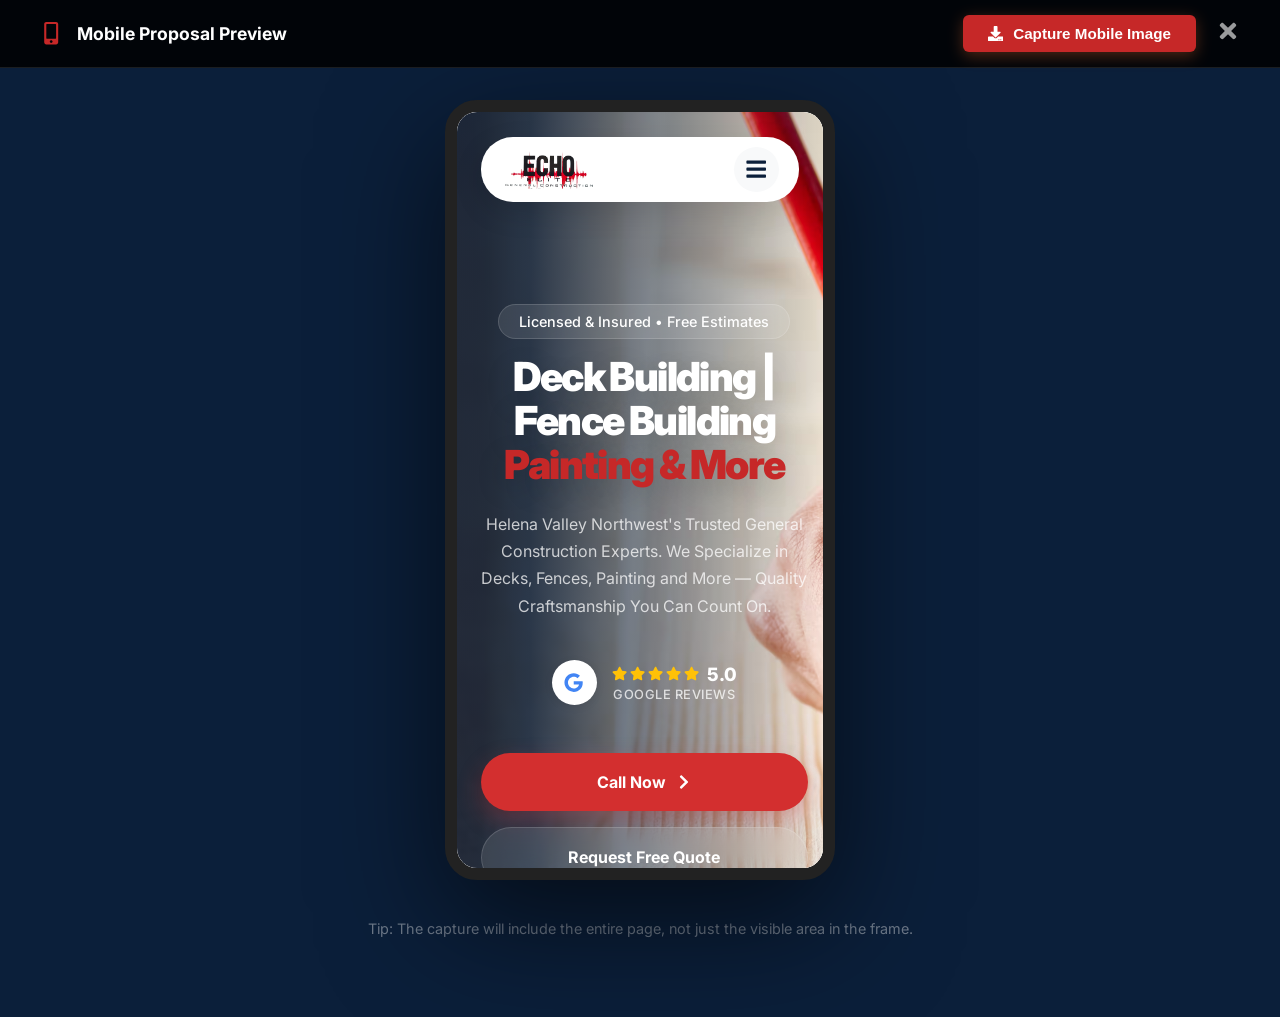
<file: export/mobile/index.html>
<!DOCTYPE html><html><head><meta charSet="utf-8"/><meta http-equiv="x-ua-compatible" content="ie=edge"/><meta name="viewport" content="width=device-width, initial-scale=1, shrink-to-fit=no"/><meta name="generator" content="Gatsby 5.16.1"/><style data-href="/styles.38cc1d9f3d9898b90dba.css" data-identity="gatsby-global-css">@import url(https://fonts.googleapis.com/css2?family=Inter:opsz,wght@14..32,300;400;500;600;700&display=swap);:root{--color-primary:#c62828;--color-primary-alt:#d32f2f;--color-primary-dark:#b71c1c;--color-primary-light:#ef5350;--color-primary-ultra:#ffebee;--color-secondary:#0b1f3a;--color-secondary-mid:#16213e;--color-secondary-light:#0f3460;--color-dark-surface:#071529;--color-bg:#fff;--color-bg-alt:#f8f9fa;--color-bg-dark:#0b1f3a;--color-bg-card:#fff;--color-bg-glass:hsla(0,0%,100%,.1);--color-text:#1a1a2e;--color-text-muted:#6c757d;--color-text-light:#fff;--color-text-light-muted:hsla(0,0%,100%,.75);--color-border:#e9ecef;--color-border-dark:hsla(0,0%,100%,.15);--color-overlay:rgba(11,31,58,.55);--color-overlay-dark:rgba(11,31,58,.85);--color-overlay-light:rgba(43,43,43,.45);--color-star:#ffc107;--color-google:#4285f4;--color-facebook:#1877f2;--color-success:#28a745;--shadow-sm:0 2px 8px rgba(0,0,0,.08);--shadow-md:0 10px 30px rgba(0,0,0,.12);--shadow-lg:0 20px 60px rgba(0,0,0,.25);--shadow-card:0 4px 24px rgba(0,0,0,.1);--shadow-primary:0 10px 25px rgba(198,40,40,.3);--radius-sm:6px;--radius-md:12px;--radius-lg:20px;--radius-xl:32px;--radius-full:9999px;--transition-fast:0.15s ease;--transition-base:0.25s ease;--transition-slow:0.4s ease}body,html{background-color:var(--color-secondary);color:var(--color-text);overflow-x:hidden;scroll-behavior:smooth}*,body,html{margin:0;padding:0}*{box-sizing:border-box}.header{font-family:Inter,sans-serif;left:0;position:absolute!important;top:0;transition:all .5s cubic-bezier(.165,.84,.44,1);width:100%;z-index:1000}.header-scrolled{left:0;pointer-events:none;position:fixed!important;top:15px;width:100%}.header-scrolled .nav-wrapper{-webkit-backdrop-filter:blur(12px);backdrop-filter:blur(12px);background:hsla(0,0%,100%,.9);box-shadow:var(--shadow-md);height:60px;max-width:1000px;pointer-events:auto}.header-scrolled .top-bar{display:none!important}.header-scrolled .main-nav{padding-top:0}.container{padding:0 32px}.top-bar{background:linear-gradient(180deg,rgba(0,0,0,.5),transparent);color:var(--color-text-light);font-size:.85rem;padding:8px 0;pointer-events:auto;position:relative;transition:all .3s ease;width:100%;z-index:1100}.top-bar-hidden{opacity:0;transform:translateY(-100%)}.top-bar-content{justify-content:space-between;width:100%}.contact-info,.top-bar-content{align-items:center;display:flex}.contact-info{gap:15px}.contact-link{align-items:center;color:var(--color-text-light);display:flex;font-weight:500;gap:8px;text-decoration:none;transition:.2s}.divider{opacity:.3}.contact-link:hover{color:var(--color-text-light);text-decoration:underline}.rating-info{align-items:center;display:flex}.bbb-link{align-items:center;background:hsla(0,0%,100%,.1);border-radius:var(--radius-full);display:inline-flex;font-size:.8rem;font-weight:500;gap:.5rem;padding:.3rem .9rem;text-decoration:none;transition:all .2s ease}.bbb-link,.bbb-link:hover{color:var(--color-text-light)}.bbb-link:hover{background:var(--color-primary)!important}.star-icon{color:var(--color-star)!important;font-size:.8rem}.main-nav{background:transparent;position:relative;z-index:1000}.nav-wrapper{align-items:center;background:var(--color-bg-card);border-radius:var(--radius-full);box-shadow:var(--shadow-md);display:grid;grid-template-columns:auto 1fr auto;height:72px;margin:0 auto;max-width:1200px;padding:0 32px;transition:all .4s cubic-bezier(.165,.84,.44,1)}.logo-link{align-items:center;color:var(--color-secondary);display:flex;text-decoration:none;transition:all .3s ease}.logo-img{display:block;height:59px;mix-blend-mode:multiply;transition:height .3s ease;width:auto}.header-scrolled .logo-img{height:38px}.logo-accent{color:var(--color-primary-alt)}.desktop-nav{display:flex;justify-content:center}.nav-list{display:flex;gap:28px;list-style:none}.nav-link{color:var(--color-text);font-size:.95rem;font-weight:500;position:relative;text-decoration:none;transition:var(--transition-base)}.nav-link:hover{color:var(--color-primary)}.nav-link:after{background:var(--color-primary);bottom:-6px;content:"";height:2px;left:0;position:absolute;transition:var(--transition-base);width:0}.nav-link:hover:after{width:100%}.cta-wrapper{display:flex;justify-content:flex-end}.cta-button{align-items:center;background:var(--color-secondary-mid);border-radius:var(--radius-full);color:var(--color-text-light);display:inline-flex;font-size:.9rem;font-weight:600;gap:10px;padding:6px 6px 6px 18px;text-decoration:none;transition:var(--transition-base)}.cta-text{white-space:nowrap}.cta-icon{align-items:center;background:var(--color-primary);border-radius:50%;display:flex;height:34px;justify-content:center;transition:var(--transition-base);width:34px}.cta-button:hover{box-shadow:var(--shadow-md);transform:translateY(-2px)}.cta-button:hover .cta-icon{transform:translateX(5px)}.mobile-menu-button{background:none;border:none;color:var(--color-secondary);display:none;font-size:1.6rem}.mobile-menu-overlay{-webkit-backdrop-filter:blur(20px);backdrop-filter:blur(20px);background:var(--color-overlay-dark);display:flex;flex-direction:column;inset:0;padding:2.5rem 1.5rem;position:fixed;transform:translateX(100%);transition:transform .6s cubic-bezier(.85,0,.15,1);z-index:2000}.mobile-menu-open{transform:translateX(0)}.mobile-menu-content{display:flex;flex-direction:column;height:100%}.mobile-menu-header{align-items:center;display:flex;justify-content:space-between;margin-bottom:3rem;width:100%}.mobile-menu-logo{align-items:center;display:inline-flex}.mobile-menu-logo img{background:#fff;border-radius:var(--radius-sm);display:block;height:52px;padding:6px 10px;width:auto}.mobile-close-button{align-items:center;background:var(--color-bg-glass);border:1px solid var(--color-border-dark);border-radius:50%;color:var(--color-text-light);cursor:pointer;display:flex;font-size:1.5rem;height:50px;justify-content:center;transition:.3s;width:50px}.mobile-close-button:hover{background:hsla(0,0%,100%,.2);transform:rotate(90deg)}.mobile-nav-list{list-style:none;margin:0;padding:0}.mobile-nav-link{color:var(--color-text-light);display:block;font-size:2.2rem;font-weight:800;letter-spacing:-.02em;padding:.8rem 0;text-decoration:none;transition:.3s}.mobile-nav-link:active{color:var(--color-primary);transform:translateX(10px)}.mobile-cta-wrapper{margin-top:2rem}.mobile-cta-button{background:var(--color-primary-alt);border-radius:var(--radius-full);box-shadow:var(--shadow-primary);color:var(--color-text-light);display:block;font-size:1.2rem;font-weight:700;padding:1.2rem;text-align:center;text-decoration:none}.mobile-contact-info{border-top:1px solid var(--color-border-dark);display:flex;flex-direction:column;gap:1.2rem;margin-top:auto;padding-top:2rem}.mobile-bbb-link,.mobile-contact-link{align-items:center;color:var(--color-text-light-muted);display:flex;font-size:1rem;gap:12px;text-decoration:none}.mobile-bbb-link svg,.mobile-contact-link svg{color:var(--color-primary)}@media (max-width:768px){.header{padding-top:25px}.top-bar{display:none}.nav-wrapper{border-radius:var(--radius-xl);grid-template-columns:1fr auto;height:65px;justify-content:space-between;padding:0 20px}.cta-wrapper,.desktop-nav{display:none}.mobile-menu-button{align-items:center;background:var(--color-bg-alt);border:none;border-radius:50%;color:var(--color-secondary);display:flex;font-size:1.4rem;height:45px;justify-content:center;width:45px}.logo-img{height:38px}}.has-submenu{position:relative}.dropdown-icon{font-size:.7rem;margin-left:6px;transition:transform .3s ease;vertical-align:middle}.has-submenu:hover .dropdown-icon{transform:rotate(180deg)}.submenu{-webkit-backdrop-filter:blur(20px);backdrop-filter:blur(20px);background:hsla(0,0%,100%,.98);border:1px solid var(--color-border);border-radius:var(--radius-md);box-shadow:var(--shadow-lg);left:50%;opacity:0;padding:12px 0;position:absolute;top:calc(100% + 15px);transform:translateX(-50%) translateY(10px);transition:all .4s cubic-bezier(.165,.84,.44,1);visibility:hidden;width:240px;z-index:1000}.has-submenu:hover .submenu{opacity:1;transform:translateX(-50%) translateY(0);visibility:visible}.submenu-list{list-style:none;margin:0;padding:0}.submenu-link{color:var(--color-text);display:block;font-size:.92rem;font-weight:500;padding:12px 25px;text-decoration:none;transition:all .25s ease}.submenu-link:hover{background:var(--color-bg-alt);color:var(--color-primary);padding-left:32px}.mobile-nav-item{display:flex;flex-direction:column}.mobile-nav-link-wrapper{align-items:center;display:flex;justify-content:space-between;width:100%}.submenu-toggle{align-items:center;background:var(--color-bg-glass);border:1px solid var(--color-border-dark);border-radius:50%;color:var(--color-text-light);cursor:pointer;display:flex;height:45px;justify-content:center;transition:var(--transition-base);width:45px}.submenu-toggle.active{background:var(--color-primary);border-color:var(--color-primary);transform:rotate(90deg)}.mobile-submenu{border-left:1px solid var(--color-border-dark);list-style:none;margin:0 0 0 .5rem;max-height:0;overflow:hidden;padding:0 0 0 1rem;transition:all .5s cubic-bezier(.165,.84,.44,1)}.mobile-submenu.open{margin-bottom:1rem;margin-top:.5rem;max-height:800px}.mobile-submenu-link{color:var(--color-text-light-muted);display:block;font-size:1.3rem;font-weight:600;padding:.8rem 0;text-decoration:none;transition:all .3s ease}.mobile-submenu-link:active,.mobile-submenu-link:focus{color:var(--color-text-light);padding-left:10px}.faq-section{background:#fff;padding:6rem 0}.section-title-center{color:var(--color-overlay-dark);font-size:2.8rem;font-weight:850;letter-spacing:-.03em;line-height:1.1;margin-bottom:3.5rem;text-align:center}.faq-list{display:flex;flex-direction:column;gap:1.2rem;margin:0 auto;max-width:800px}.faq-item{border:1px solid var(--color-border);border-radius:var(--radius-md);cursor:pointer;padding:1.5rem;transition:var(--transition-base)}.faq-item:hover{box-shadow:var(--shadow-sm);transform:translateY(-2px)}.faq-item.active,.faq-item:hover{border-color:var(--color-primary)}.faq-item.active{background:#fdfdfd}.faq-question{align-items:center;display:flex;gap:1rem;justify-content:space-between}.faq-question h3{color:var(--color-overlay-dark);font-size:1.15rem;font-weight:700;margin:0}.faq-answer{max-height:0;overflow:hidden;transition:max-height .4s cubic-bezier(.165,.84,.44,1)}.faq-item.active .faq-answer{margin-top:1.2rem;max-height:400px}.faq-answer p{color:var(--color-text-muted);line-height:1.6}.next-steps-section{background:var(--color-bg-light);padding:8rem 0;text-align:center}.section-title-center{color:#fff;font-size:3rem;font-weight:900;letter-spacing:-.04em;margin-bottom:1.5rem}.section-subtitle-center{color:var(--color-text-muted);font-size:1.15rem;line-height:1.6;margin:1.5rem auto 5rem;max-width:600px;opacity:.8}.steps-grid{display:grid;gap:2.5rem;grid-template-columns:repeat(4,1fr)}.step-card{background:#fff;border-radius:var(--radius-xl);box-shadow:var(--shadow-sm);padding:3rem 1.5rem;position:relative;transition:var(--transition-base)}.step-card:hover{box-shadow:var(--shadow-lg);transform:translateY(-10px)}.step-number{align-items:center;background:var(--color-primary);border:4px solid var(--color-bg-light);border-radius:var(--radius-full);box-shadow:0 10px 20px rgba(198,40,40,.2);color:#fff;display:flex;font-size:1.25rem;font-weight:900;height:50px;justify-content:center;left:30px;position:absolute;top:-20px;width:50px}.step-icon{font-size:3rem;margin-bottom:2rem;opacity:.9}.step-card h3,.step-icon{color:var(--color-overlay-dark)}.step-card h3{font-size:1.35rem;font-weight:800;line-height:1.2;margin-bottom:1.2rem}.step-card p{color:var(--color-text-muted);font-size:1rem;line-height:1.6}@media (max-width:1024px){.steps-grid{gap:3rem 2rem;grid-template-columns:repeat(2,1fr)}}@media (max-width:640px){.steps-grid{grid-template-columns:1fr}.section-title-center{font-size:2.2rem}}.hero{align-items:center;background-color:var(--color-secondary);display:flex;font-family:Inter,sans-serif;min-height:100vh;overflow:hidden;position:relative}.hero-bg{height:100%;left:0;overflow:hidden;position:absolute;top:0;width:100%;z-index:0}.hero-bg-image{height:100%;object-fit:cover;object-position:center 5%;transform:scale(1.1);width:100%}.hero-overlay{background:var(--color-overlay);height:100%;left:0;top:0;width:100%}.hero-container{align-items:center;display:grid;gap:2rem;grid-template-columns:1.5fr .5fr;margin:0 auto;max-width:1400px;padding:10rem 3rem 14rem;position:relative;width:100%;z-index:2}.hero-content{max-width:900px}.trust-badge{-webkit-backdrop-filter:blur(8px);backdrop-filter:blur(8px);background:var(--color-bg-glass);border:1px solid var(--color-border-dark);border-radius:var(--radius-full);display:inline-flex;margin-bottom:1.5rem;padding:8px 20px}.badge-text2{font-size:.9rem;font-weight:500}.badge-text2,.hero-title{color:var(--color-text-light)}.hero-title{font-size:5.5rem;font-weight:800;line-height:1.05;margin-bottom:2.2rem;max-width:1000px;text-shadow:0 10px 30px rgba(0,0,0,.2)}.hero-description{color:var(--color-text-light-muted);font-size:1.35rem;line-height:1.7;margin-bottom:4rem;max-width:640px}.hero-description strong{color:var(--color-text-light);font-weight:700}.hero-ratings{display:flex;gap:3rem;margin-bottom:3.5rem}.hero-cta-group{align-items:center;display:flex;gap:1rem}.hero-cta-btn{align-items:center;border-radius:var(--radius-full);display:inline-flex;font-size:1rem;font-weight:700;gap:10px;padding:1rem 1.8rem;text-decoration:none;transition:var(--transition-base)}.hero-cta-btn.primary{background:var(--color-primary-alt);box-shadow:var(--shadow-primary);color:var(--color-text-light)}.hero-cta-btn.secondary{-webkit-backdrop-filter:blur(10px);backdrop-filter:blur(10px);background:var(--color-bg-glass);border:1px solid var(--color-border-dark);color:var(--color-text-light)}.hero-cta-btn:hover{filter:brightness(1.1);transform:translateY(-3px)}@media (min-width:1025px){.hero-cta-group{display:none}}.rating-box{align-items:center;display:flex;gap:15px;text-decoration:none;transition:transform .3s ease}.rating-box:hover{transform:translateY(-2px)}.platform-icon{align-items:center;background:#fff;border-radius:50%;box-shadow:var(--shadow-sm);display:flex;flex-shrink:0;font-size:1.2rem;height:45px;justify-content:center;width:45px}.platform-icon.google{color:var(--color-google)}.platform-icon.facebook{color:var(--color-facebook)}.stars{align-items:center;color:var(--color-star);display:flex;font-size:.95rem;gap:3px}.rating-details{display:flex;flex-direction:column;gap:2px}.score{color:var(--color-text-light);font-size:1.15rem;font-weight:800;margin-left:5px}.platform-name{color:var(--color-text-light-muted);font-size:.8rem;font-weight:500;letter-spacing:.5px;text-transform:uppercase}.hero-right{align-items:flex-end;display:flex;justify-content:flex-end}.review-card{-webkit-backdrop-filter:blur(25px)!important;backdrop-filter:blur(25px)!important;background:var(--color-overlay-light)!important;border:1px solid var(--color-border-dark)!important;border-radius:var(--radius-xl);box-shadow:var(--shadow-lg);margin-bottom:-255px;margin-left:auto;max-width:340px;padding:2.2rem!important;position:relative;transition:all .4s cubic-bezier(.175,.885,.32,1.275)}.review-card:hover{border-color:hsla(0,0%,100%,.3)!important;transform:translateY(-8px) scale(1.02)}.quote-icon-top{color:var(--color-primary);font-size:1.8rem;margin-bottom:.8rem;opacity:.8}.review-text-premium{color:var(--color-text-light);font-size:1.15rem;font-style:italic;font-weight:500;letter-spacing:.2px;line-height:1.5;margin-bottom:2rem}.reviewer-footer{align-items:center;border-top:1px solid var(--color-border-dark);display:flex;gap:15px;padding-top:1.2rem}.reviewer-initials-box{align-items:center;background:var(--color-primary);border:1px solid var(--color-border-dark);border-radius:var(--radius-sm);color:var(--color-text-light);display:flex;flex-shrink:0;font-size:1.25rem;font-weight:700;height:55px;justify-content:center;letter-spacing:1px;-webkit-user-select:none;user-select:none;width:55px}.reviewer-meta{display:flex;flex-direction:column;gap:4px}.reviewer-name-new{color:var(--color-text-light);font-size:1.05rem;font-weight:700}.reviewer-rating-new{align-items:center;display:flex;gap:8px}.stars-row{color:var(--color-primary);font-size:.75rem;gap:2px}.score-new{color:var(--color-text-light);font-size:.85rem;font-weight:800;opacity:.9}.hero-bottom-bar{bottom:0;left:0;padding:0 2rem 40px;position:absolute;width:100%;z-index:10}.bottom-bar-wrapper{align-items:center;background:var(--color-bg);border-radius:var(--radius-full);box-shadow:var(--shadow-md);display:flex;height:90px;justify-content:space-between;margin:0 auto;max-width:1280px;padding:0 10px 0 30px}.bottom-nav{display:flex;gap:1.5rem}.bottom-nav-link{align-items:center;background:rgba(0,0,0,.04);border-radius:var(--radius-md);color:var(--color-text);display:flex;font-weight:600;gap:12px;padding:12px 20px;text-decoration:none;transition:var(--transition-base)}.bottom-nav-link:hover{background:rgba(0,0,0,.08);color:var(--color-primary)}.nav-icon{font-size:1.1rem;opacity:.6}.bottom-cta{align-items:center;background:var(--color-primary);border-radius:var(--radius-full);color:var(--color-text-light);display:flex;font-size:1.1rem;font-weight:700;height:70px;padding:0 40px;text-decoration:none;transition:var(--transition-base)}.bottom-cta:hover{filter:brightness(1.1);transform:scale(1.02)}@media (max-width:1200px){.hero-title{font-size:3.5rem}}@media (max-width:1024px){.hero-container{grid-template-columns:1fr;padding:10rem 2rem 8rem;text-align:center}.hero-content{margin:0 auto}.hero-description{margin:0 auto 2.5rem}.hero-ratings{justify-content:center}.review-card{margin:3rem auto 0}.hero-bottom-bar{display:none}}@media (max-width:768px){.hero-container{padding:12rem 1.5rem 6rem}.trust-badge{margin-bottom:1rem}.hero-title{font-size:2.85rem;letter-spacing:-.02em;line-height:1.1;margin-bottom:1.8rem}.hero-overlay{background:linear-gradient(180deg,rgba(11,31,58,.5) 0,rgba(11,31,58,.2))}.hero-ratings{flex-direction:row!important;flex-wrap:wrap;gap:1.5rem;justify-content:center;margin-bottom:3rem}.hero-cta-group{flex-direction:column;margin-bottom:2rem;width:100%}.hero-cta-btn{justify-content:center;padding:1.2rem;width:100%}.review-card{-webkit-backdrop-filter:blur(20px)!important;backdrop-filter:blur(20px)!important;background:var(--color-overlay-light)!important;border:1px solid var(--color-border-dark)!important;border-radius:var(--radius-xl);box-shadow:var(--shadow-lg);margin:4rem auto;max-width:360px;padding:2rem!important;width:100%}.hero-description{font-size:1rem}.bottom-nav-link span{display:none}.bottom-nav-link{padding:15px}.nav-icon{font-size:1.4rem;opacity:.9}}.about{background-color:var(--color-bg);font-family:Inter,-apple-system,BlinkMacSystemFont,Segoe UI,Roboto,Helvetica,Arial,sans-serif;overflow-x:hidden;padding:5rem 0}.about-container{margin:0 auto;max-width:1280px;padding:0 2rem}.about-grid{align-items:center;display:grid;gap:5rem;grid-template-columns:1.1fr .9fr}.about-content{max-width:100%}.section-tag{margin-bottom:1.5rem}.tag-icon{font-size:.9rem}.about-title{color:var(--color-secondary);font-size:2.5rem;font-weight:800;letter-spacing:-.02em;line-height:1.2;margin-bottom:1.2rem}.about-description{color:var(--color-text-muted);font-size:1rem;line-height:1.6;margin-bottom:2rem}.about-stats{display:flex;flex-wrap:wrap;gap:2rem;margin-bottom:2rem}.stat-item{align-items:center;display:flex;gap:.8rem}.stat-icon{color:var(--color-primary-alt);font-size:1.8rem}.stat-icon.star{color:var(--color-star)}.stat-info{display:flex;flex-direction:column}.stat-info strong{color:var(--color-secondary);font-size:1.2rem}.stat-info span{color:var(--color-text-muted);font-size:.85rem}.about-highlights{background:var(--color-bg-alt);border-left:4px solid var(--color-primary-alt);border-radius:var(--radius-md);display:grid;gap:1.5rem;grid-template-columns:repeat(auto-fit,minmax(240px,1fr));margin-bottom:2.5rem;padding:1.5rem}.highlight-item{align-items:center;color:var(--color-text);display:flex;font-size:.9rem;font-weight:500;gap:1rem}.highlight-icon{color:var(--color-secondary-light);font-size:1rem}.about-cta{align-items:center;background-color:var(--color-primary-alt);border-radius:var(--radius-full);box-shadow:var(--shadow-primary);color:var(--color-text-light);display:inline-flex;font-weight:700;padding:.9rem 2rem;text-decoration:none;transition:var(--transition-base)}.about-cta:hover{background-color:var(--color-primary-dark);box-shadow:0 8px 20px rgba(198,40,40,.3);transform:translateY(-2px)}.about-image,.image-wrapper{position:relative}.image-wrapper{border-radius:var(--radius-lg);box-shadow:var(--shadow-lg);height:550px;overflow:hidden}.about-img{display:block;height:100%;object-fit:cover;transition:var(--transition-slow);width:100%}.image-overlay{background:linear-gradient(to top,var(--color-overlay-dark),transparent);bottom:0;left:0;padding:1.5rem;position:absolute;right:0;transform:translateY(100%);transition:var(--transition-base)}.image-wrapper:hover .image-overlay{transform:translateY(0)}.overlay-content{align-items:center;color:var(--color-text-light);display:flex;font-weight:600;gap:.8rem}.overlay-icon{color:var(--color-primary-alt);font-size:1.2rem}.image-badge{-webkit-backdrop-filter:blur(4px);backdrop-filter:blur(4px);background:hsla(0,0%,100%,.95);border-radius:var(--radius-full);box-shadow:var(--shadow-sm);padding:.5rem 1rem;position:absolute;right:1rem;text-align:center;top:1rem}.badge-text{color:var(--color-secondary);font-size:.7rem;font-weight:600}.badge-rating{color:var(--color-primary-alt);font-size:.9rem;font-weight:800}@media (max-width:1024px){.about-grid{gap:2rem;grid-template-columns:1fr;text-align:center}.about-content{order:1}.about-image{margin:0 auto;max-width:500px;order:0}.section-tag{margin-left:auto;margin-right:auto}.about-stats{justify-content:center}.about-highlights{align-items:center}.about-cta{margin:0 auto}}@media (max-width:768px){.about{padding:3rem 0}.about-container{padding:0 1.5rem}.about-title{font-size:2rem}.about-description{font-size:.95rem}.about-stats{align-items:center;flex-direction:column;gap:1rem}.stat-item{justify-content:center;width:100%}}.services{background-color:var(--color-bg-alt);font-family:Inter,-apple-system,BlinkMacSystemFont,Segoe UI,Roboto,Helvetica,Arial,sans-serif;overflow-x:hidden;padding:5rem 0}.services-container{margin:0 auto;max-width:1280px;padding:0 2rem}.services-header{margin:0 auto 3rem;max-width:700px;text-align:center}.section-tag{align-items:center;background-color:var(--color-bg);box-shadow:var(--shadow-sm);display:inline-flex;font-weight:600;gap:.5rem;margin-bottom:1rem;padding:.5rem 1.2rem}.services-title{color:var(--color-secondary);font-size:2.5rem;font-weight:800;letter-spacing:-.02em;margin-bottom:1rem}.services-subtitle{color:var(--color-text-muted);font-size:1.1rem;line-height:1.5}.services-grid{display:grid;gap:2rem;grid-template-columns:repeat(auto-fit,minmax(280px,1fr))}.service-card{background:var(--color-bg);border-radius:var(--radius-lg);box-shadow:var(--shadow-sm);display:flex;flex-direction:column;overflow:hidden;transition:all .3s cubic-bezier(.2,.9,.4,1.1)}.service-card:hover{box-shadow:var(--shadow-lg);transform:translateY(-8px)}.card-image{height:220px;overflow:hidden;position:relative}.card-image img{height:100%;object-fit:cover;transition:transform .5s ease;width:100%}.service-card:hover .card-image img{transform:scale(1.05)}.card-icon{-webkit-backdrop-filter:blur(4px);backdrop-filter:blur(4px);background:hsla(0,0%,100%,.95);border-radius:50%;bottom:1rem;box-shadow:var(--shadow-sm);color:var(--color-primary-alt);font-size:1.2rem;padding:.6rem;position:absolute;right:1rem;transition:var(--transition-base)}.service-card:hover .card-icon{background:var(--color-primary-alt);color:var(--color-text-light);transform:scale(1.1)}.card-content{display:flex;flex:1 1;flex-direction:column;padding:1.5rem}.card-title{color:var(--color-secondary);font-size:1.3rem;font-weight:700;margin-bottom:.75rem}.card-description{color:var(--color-text-muted);flex:1 1;font-size:.9rem;line-height:1.5;margin-bottom:1.5rem}.card-btn{align-items:center;color:var(--color-secondary-light);display:inline-flex;font-size:.9rem;font-weight:600;gap:.5rem;margin-top:auto;text-decoration:none;transition:var(--transition-fast)}.card-btn:hover{color:var(--color-primary-alt);gap:.8rem}.btn-icon{font-size:.8rem;transition:transform .2s}.card-btn:hover .btn-icon{transform:translateX(4px)}@media (max-width:1024px){.services-grid{gap:1.5rem}}@media (max-width:768px){.services{padding:3rem 0}.services-container{padding:0 1.5rem}.services-title{font-size:2rem}.services-subtitle{font-size:1rem}.card-image{height:180px}}@media (max-width:480px){.services-grid{grid-template-columns:1fr}}:root{--swiper-theme-color:#007aff}:host{display:block;margin-left:auto;margin-right:auto;position:relative;z-index:1}.swiper{display:block;list-style:none;margin-left:auto;margin-right:auto;overflow:hidden;padding:0;position:relative;z-index:1}.swiper-vertical>.swiper-wrapper{flex-direction:column}.swiper-wrapper{box-sizing:content-box;display:flex;height:100%;position:relative;transition-property:transform;transition-timing-function:var(--swiper-wrapper-transition-timing-function,initial);width:100%;z-index:1}.swiper-android .swiper-slide,.swiper-ios .swiper-slide,.swiper-wrapper{transform:translateZ(0)}.swiper-horizontal{touch-action:pan-y}.swiper-vertical{touch-action:pan-x}.swiper-slide{display:block;flex-shrink:0;height:100%;position:relative;transition-property:transform;width:100%}.swiper-slide-invisible-blank{visibility:hidden}.swiper-autoheight,.swiper-autoheight .swiper-slide{height:auto}.swiper-autoheight .swiper-wrapper{align-items:flex-start;transition-property:transform,height}.swiper-backface-hidden .swiper-slide{backface-visibility:hidden;transform:translateZ(0)}.swiper-3d.swiper-css-mode .swiper-wrapper{perspective:1200px}.swiper-3d .swiper-wrapper{transform-style:preserve-3d}.swiper-3d{perspective:1200px;.swiper-cube-shadow,.swiper-slide{transform-style:preserve-3d}}.swiper-css-mode{>.swiper-wrapper{-ms-overflow-style:none;overflow:auto;scrollbar-width:none;&::-webkit-scrollbar{display:none}}>.swiper-wrapper>.swiper-slide{scroll-snap-align:start start}&.swiper-horizontal{>.swiper-wrapper{scroll-snap-type:x mandatory}>.swiper-wrapper>.swiper-slide:first-child{margin-inline-start:var(--swiper-slides-offset-before);scroll-margin-inline-start:var(--swiper-slides-offset-before)}>.swiper-wrapper>.swiper-slide:last-child{margin-inline-end:var(--swiper-slides-offset-after)}}&.swiper-vertical{>.swiper-wrapper{scroll-snap-type:y mandatory}>.swiper-wrapper>.swiper-slide:first-child{margin-block-start:var(--swiper-slides-offset-before);scroll-margin-block-start:var(--swiper-slides-offset-before)}>.swiper-wrapper>.swiper-slide:last-child{margin-block-end:var(--swiper-slides-offset-after)}}&.swiper-free-mode{>.swiper-wrapper{scroll-snap-type:none}>.swiper-wrapper>.swiper-slide{scroll-snap-align:none}}&.swiper-centered{>.swiper-wrapper:before{content:"";flex-shrink:0;order:9999}>.swiper-wrapper>.swiper-slide{scroll-snap-align:center center;scroll-snap-stop:always}}&.swiper-centered.swiper-horizontal{>.swiper-wrapper>.swiper-slide:first-child{margin-inline-start:var(--swiper-centered-offset-before)}>.swiper-wrapper:before{height:100%;min-height:1px;width:var(--swiper-centered-offset-after)}}&.swiper-centered.swiper-vertical{>.swiper-wrapper>.swiper-slide:first-child{margin-block-start:var(--swiper-centered-offset-before)}>.swiper-wrapper:before{height:var(--swiper-centered-offset-after);min-width:1px;width:100%}}}.swiper-3d{.swiper-slide-shadow,.swiper-slide-shadow-bottom,.swiper-slide-shadow-left,.swiper-slide-shadow-right,.swiper-slide-shadow-top{height:100%;left:0;pointer-events:none;position:absolute;top:0;width:100%;z-index:10}.swiper-slide-shadow{background:rgba(0,0,0,.15)}.swiper-slide-shadow-left{background-image:linear-gradient(270deg,rgba(0,0,0,.5),transparent)}.swiper-slide-shadow-right{background-image:linear-gradient(90deg,rgba(0,0,0,.5),transparent)}.swiper-slide-shadow-top{background-image:linear-gradient(0deg,rgba(0,0,0,.5),transparent)}.swiper-slide-shadow-bottom{background-image:linear-gradient(180deg,rgba(0,0,0,.5),transparent)}}.swiper-lazy-preloader{border:4px solid var(--swiper-preloader-color,var(--swiper-theme-color));border-radius:50%;border-top:4px solid transparent;box-sizing:border-box;height:42px;left:50%;margin-left:-21px;margin-top:-21px;position:absolute;top:50%;transform-origin:50%;width:42px;z-index:10}.swiper-watch-progress .swiper-slide-visible,.swiper:not(.swiper-watch-progress){.swiper-lazy-preloader{animation:swiper-preloader-spin 1s linear infinite}}.swiper-lazy-preloader-white{--swiper-preloader-color:#fff}.swiper-lazy-preloader-black{--swiper-preloader-color:#000}@keyframes swiper-preloader-spin{0%{transform:rotate(0deg)}to{transform:rotate(1turn)}}.swiper-pagination{position:absolute;text-align:center;transform:translateZ(0);transition:opacity .3s;z-index:10;&.swiper-pagination-hidden{opacity:0}&.swiper-pagination-disabled,.swiper-pagination-disabled>&{display:none!important}}.swiper-horizontal>.swiper-pagination-bullets,.swiper-pagination-bullets.swiper-pagination-horizontal,.swiper-pagination-custom,.swiper-pagination-fraction{bottom:var(--swiper-pagination-bottom,8px);left:0;top:var(--swiper-pagination-top,auto);width:100%}.swiper-pagination-bullets-dynamic{font-size:0;overflow:hidden;.swiper-pagination-bullet{position:relative;transform:scale(.33)}.swiper-pagination-bullet-active,.swiper-pagination-bullet-active-main{transform:scale(1)}.swiper-pagination-bullet-active-prev{transform:scale(.66)}.swiper-pagination-bullet-active-prev-prev{transform:scale(.33)}.swiper-pagination-bullet-active-next{transform:scale(.66)}.swiper-pagination-bullet-active-next-next{transform:scale(.33)}}.swiper-pagination-bullet{background:var(--swiper-pagination-bullet-inactive-color,#000);border-radius:var(--swiper-pagination-bullet-border-radius,50%);display:inline-block;height:var(--swiper-pagination-bullet-height,var(--swiper-pagination-bullet-size,8px));opacity:var(--swiper-pagination-bullet-inactive-opacity,.2);width:var(--swiper-pagination-bullet-width,var(--swiper-pagination-bullet-size,8px));button&{appearance:none;border:none;box-shadow:none;margin:0;padding:0}.swiper-pagination-clickable &{cursor:pointer}&:only-child{display:none!important}}.swiper-pagination-bullet-active{background:var(--swiper-pagination-color,var(--swiper-theme-color));opacity:var(--swiper-pagination-bullet-opacity,1)}.swiper-pagination-vertical.swiper-pagination-bullets,.swiper-vertical>.swiper-pagination-bullets{left:var(--swiper-pagination-left,auto);right:var(--swiper-pagination-right,8px);top:50%;transform:translate3d(0,-50%,0);.swiper-pagination-bullet{display:block;margin:var(--swiper-pagination-bullet-vertical-gap,6px) 0}&.swiper-pagination-bullets-dynamic{top:50%;transform:translateY(-50%);width:8px;.swiper-pagination-bullet{display:inline-block;transition:transform .2s,top .2s}}}.swiper-horizontal>.swiper-pagination-bullets,.swiper-pagination-horizontal.swiper-pagination-bullets{.swiper-pagination-bullet{margin:0 var(--swiper-pagination-bullet-horizontal-gap,4px)}&.swiper-pagination-bullets-dynamic{left:50%;transform:translateX(-50%);white-space:nowrap;.swiper-pagination-bullet{transition:transform .2s,left .2s}}}.swiper-horizontal.swiper-rtl>.swiper-pagination-bullets-dynamic .swiper-pagination-bullet{transition:transform .2s,right .2s}.swiper-pagination-fraction{color:var(--swiper-pagination-fraction-color,inherit)}.swiper-pagination-progressbar{background:var(--swiper-pagination-progressbar-bg-color,rgba(0,0,0,.25));position:absolute;.swiper-pagination-progressbar-fill{background:var(--swiper-pagination-color,var(--swiper-theme-color));height:100%;left:0;position:absolute;top:0;transform:scale(0);transform-origin:left top;width:100%}.swiper-rtl & .swiper-pagination-progressbar-fill{transform-origin:right top}&.swiper-pagination-horizontal,&.swiper-pagination-vertical.swiper-pagination-progressbar-opposite,.swiper-horizontal>&,.swiper-vertical>&.swiper-pagination-progressbar-opposite{height:var(--swiper-pagination-progressbar-size,4px);left:0;top:0;width:100%}&.swiper-pagination-horizontal.swiper-pagination-progressbar-opposite,&.swiper-pagination-vertical,.swiper-horizontal>&.swiper-pagination-progressbar-opposite,.swiper-vertical>&{height:100%;left:0;top:0;width:var(--swiper-pagination-progressbar-size,4px)}}.swiper-pagination-lock{display:none}.contact-page{background-color:var(--color-bg);font-family:Outfit,sans-serif;overflow-x:hidden}.contact-hero{align-items:center;background-color:var(--color-secondary);color:var(--color-text-light);display:flex;justify-content:center;min-height:380px;overflow:hidden;padding:140px 0 60px;position:relative;text-align:center}.contact-hero-bg{height:100%;left:0;position:absolute;top:0;width:100%;z-index:0}.contact-hero-bg img{height:100%;object-fit:cover;object-position:center;width:100%}.contact-hero-overlay{background:linear-gradient(135deg,rgba(11,31,58,.92),rgba(11,31,58,.75));height:100%;left:0;position:absolute;top:0;width:100%;z-index:1}.contact-hero-content{max-width:800px;padding:0 2rem;position:relative;z-index:2}.contact-hero .badge{background-color:rgba(198,40,40,.2);border:1px solid rgba(198,40,40,.3);border-radius:100px;color:var(--color-primary-light);display:inline-block;font-size:.85rem;font-weight:700;letter-spacing:.05em;margin-bottom:2rem;padding:.5rem 1.5rem;text-transform:uppercase}.contact-hero h1{font-size:4rem;font-weight:800;letter-spacing:-.03em;line-height:1.1;margin-bottom:1.5rem}.contact-hero .highlight{color:var(--color-primary)}.contact-hero p{font-size:1.25rem;margin:0 auto;max-width:600px;opacity:.9}.contact-main{background-color:var(--color-bg-alt);padding:8rem 0}.contact-grid{align-items:start;display:grid;gap:5rem;grid-template-columns:1fr 1.2fr}.contact-info-side h2{color:var(--color-secondary);font-size:2.5rem;font-weight:800;letter-spacing:-.02em;margin-bottom:1.5rem}.contact-info-side p{color:var(--color-text);font-size:1.1rem;line-height:1.7;margin-bottom:3rem}.contact-details-list{display:flex;flex-direction:column;gap:2.5rem}.contact-item{display:flex;gap:1.5rem}.contact-icon{align-items:center;background-color:var(--color-bg);border-radius:16px;box-shadow:var(--shadow-sm);color:var(--color-primary);display:flex;flex-shrink:0;font-size:1.5rem;height:60px;justify-content:center;width:60px}.contact-text h3{color:var(--color-secondary);font-size:1.25rem;font-weight:700;margin-bottom:.5rem}.contact-text a,.contact-text p{color:var(--color-text-muted);display:block;font-size:1.05rem;text-decoration:none;transition:color .3s}.contact-text a:hover{color:var(--color-primary)}.contact-form-side{background:var(--color-bg);border:1px solid rgba(0,0,0,.02);border-radius:32px;box-shadow:var(--shadow-lg);padding:4rem}.form-group{margin-bottom:2rem}.form-group label{color:var(--color-secondary);display:block;font-size:.95rem;font-weight:600;margin-bottom:.75rem}.form-group input,.form-group select,.form-group textarea{background-color:var(--color-bg-alt);border:2px solid transparent;border-radius:12px;color:var(--color-secondary);font-family:inherit;font-size:1rem;padding:1rem 1.25rem;transition:all .3s;width:100%}.form-group input:focus,.form-group select:focus,.form-group textarea:focus{background-color:var(--color-bg);border-color:var(--color-secondary);box-shadow:0 0 0 4px rgba(11,31,58,.05);outline:none}.submit-btn{align-items:center;background-color:var(--color-primary);border:none;border-radius:12px;color:var(--color-text-light);cursor:pointer;display:flex;font-size:1.1rem;font-weight:700;gap:1rem;justify-content:center;padding:1.25rem;transition:all .3s;width:100%}.submit-btn:hover{background-color:var(--color-primary-dark);box-shadow:0 10px 20px rgba(198,40,40,.2);transform:translateY(-2px)}.submit-btn:active{transform:translateY(0)}.map-section{line-height:0;width:100%}.map-section iframe{border:none;filter:grayscale(.2) contrast(1.1);height:500px!important;width:100%!important}@media (max-width:1024px){.contact-grid{gap:4rem;grid-template-columns:1fr}.contact-hero h1{font-size:3rem}}@media (max-width:768px){.contact-hero{min-height:320px;padding:120px 0 50px}.contact-hero-content{margin-top:0}.contact-hero h1{font-size:2.5rem}.contact-main{padding:5rem 0}.contact-form-side{padding:2.5rem 1.5rem}.contact-info-side h2{font-size:2rem}}.gallery-section{background-color:var(--color-bg-alt);font-family:Inter,sans-serif;overflow:hidden;padding:10rem 0}.gallery-header{margin:0 auto 4rem;max-width:850px;text-align:center}.gallery-title{color:var(--color-secondary);font-size:3.8rem;font-weight:900;letter-spacing:-.05em;line-height:1.1;margin-bottom:1.5rem}.gallery-title .highlight{color:var(--color-primary-alt)}.gallery-subtitle{color:var(--color-text-muted);font-size:1.3rem;line-height:1.7;margin:0 auto;max-width:700px}.filter-bar{align-items:center;background:var(--color-bg);border:1px solid var(--color-border);border-radius:var(--radius-full);box-shadow:var(--shadow-sm);display:flex;flex-direction:column;gap:1.5rem;margin-bottom:5rem;margin-left:auto;margin-right:auto;max-width:-moz-fit-content;max-width:fit-content;padding:1.5rem}@media (min-width:768px){.filter-bar{flex-direction:row;padding:.8rem 2.5rem}}.filter-label{align-items:center;color:var(--color-text-muted);display:flex;font-size:.9rem;font-weight:700;gap:.6rem;letter-spacing:.1em;text-transform:uppercase}.categories-list{display:flex;flex-wrap:wrap;gap:1rem;justify-content:center}.filter-btn{background:transparent;border:1px solid transparent;border-radius:var(--radius-full);color:var(--color-secondary);cursor:pointer;font-size:.95rem;font-weight:600;padding:.6rem 1.4rem;transition:var(--transition-base)}.filter-btn:hover{background:var(--color-bg-alt);color:var(--color-primary-alt)}.filter-btn.active{background:var(--color-primary-alt);box-shadow:var(--shadow-primary);color:var(--color-text-light)}.masonry-grid{column-count:1;column-gap:2rem;width:100%}@media (min-width:640px){.masonry-grid{column-count:2}}@media (min-width:1024px){.masonry-grid{column-count:3}}@media (min-width:1536px){.masonry-grid{column-count:4}}.masonry-item{animation:gridFadeIn .6s ease forwards;display:inline-block;margin-bottom:2rem;opacity:0;width:100%}@keyframes gridFadeIn{0%{opacity:0;transform:translateY(20px)}to{opacity:1;transform:translateY(0)}}.gallery-card{background:var(--color-bg);border:1px solid var(--color-border);border-radius:var(--radius-lg);box-shadow:var(--shadow-sm);cursor:pointer;overflow:hidden;transition:transform .4s cubic-bezier(.165,.84,.44,1),box-shadow .4s}.gallery-card:hover{box-shadow:var(--shadow-lg);transform:translateY(-8px)}.gallery-img-wrapper{overflow:hidden;position:relative}.gallery-img{display:block;height:auto;transition:transform .8s cubic-bezier(.165,.84,.44,1);width:100%}.gallery-card:hover .gallery-img{transform:scale(1.08)}.gallery-overlay{align-items:center;background:linear-gradient(to top,var(--color-overlay-dark),transparent 70%);display:flex;inset:0;justify-content:center;opacity:0;position:absolute;transition:opacity .4s ease}.gallery-card:hover .gallery-overlay{opacity:1}.zoom-icon{color:var(--color-text-light);font-size:3rem;transform:scale(.6);transition:transform .4s cubic-bezier(.165,.84,.44,1)}.gallery-card:hover .zoom-icon{transform:scale(1)}.overlay-info{bottom:0;color:var(--color-text-light);left:0;padding:2rem;position:absolute;right:0;transform:translateY(15px);transition:transform .4s ease}.gallery-card:hover .overlay-info{transform:translateY(0)}.category-tag{background:var(--color-primary-alt);border-radius:var(--radius-full);display:inline-block;font-size:.7rem;font-weight:700;letter-spacing:.05em;margin-bottom:.6rem;padding:.35rem .9rem;text-transform:uppercase}.overlay-info h3{font-size:1.25rem;font-weight:800;line-height:1.3;margin:0}.load-more-container{margin-top:5rem;text-align:center}.btn-load-more{background:var(--color-secondary);border:none;border-radius:var(--radius-md);box-shadow:var(--shadow-primary);color:var(--color-text-light);cursor:pointer;display:inline-block;font-size:1.1rem;font-weight:700;padding:1.2rem 3rem;text-decoration:none;transition:var(--transition-base)}.btn-load-more:hover{background:var(--color-primary-alt);box-shadow:0 15px 40px rgba(198,40,40,.3);transform:translateY(-5px)}.lightbox-overlay{animation:fadeIn .4s ease;-webkit-backdrop-filter:blur(15px);backdrop-filter:blur(15px);background:var(--color-overlay-dark);inset:0;padding:2rem;position:fixed;z-index:5000}.lightbox-nav-btn,.lightbox-overlay{align-items:center;display:flex;justify-content:center}.lightbox-nav-btn{background:hsla(0,0%,100%,.05);border:1px solid hsla(0,0%,100%,.1);border-radius:50%;color:var(--color-text-light);cursor:pointer;font-size:1.5rem;height:65px;position:absolute;top:50%;transform:translateY(-50%);transition:all .3s cubic-bezier(.165,.84,.44,1);width:65px;z-index:5010}.lightbox-nav-btn:hover{background:hsla(0,0%,100%,.1);transform:translateY(-50%) scale(1.1)}.lightbox-nav-btn.prev{left:3rem}.lightbox-nav-btn.next{right:3rem}@media (max-width:768px){.lightbox-nav-btn{font-size:1.2rem;height:50px;width:50px}.lightbox-nav-btn.prev{left:1rem}.lightbox-nav-btn.next{right:1rem}}.lightbox-close{color:var(--color-text-light);cursor:pointer;font-size:2.5rem;opacity:.6;position:absolute;right:2rem;top:2rem;transition:.3s}.lightbox-close:hover{opacity:1}.lightbox-content{align-items:center;display:flex;flex-direction:column;max-height:85vh;max-width:90vw}.lightbox-main-img{border-radius:var(--radius-md);box-shadow:0 50px 100px rgba(0,0,0,.5);max-height:70vh;max-width:100%;object-fit:contain}.lightbox-caption{color:var(--color-text-light);margin-top:1.5rem;text-align:center}.light-tag{color:var(--color-primary-alt);display:block;font-size:.9rem;font-weight:700;margin-bottom:.5rem;text-transform:uppercase}.lightbox-caption h4{font-size:1.5rem;font-weight:800;margin:0}@media (max-width:768px){.gallery-section{padding:6rem 0}.gallery-title{font-size:2.8rem}.filter-bar{border-radius:24px;padding:1.5rem;width:90%}}.desktop-only{display:block}.mobile-only{display:none}@media (max-width:768px){.desktop-only{display:none!important}.mobile-only{display:block!important}}.gallery-swiper-container{padding:0 0 40px}.gallery-swiper{padding-bottom:50px!important}.gallery-swiper .swiper-pagination-bullet{background:var(--color-primary-alt)!important;height:10px;opacity:.3;width:10px}.gallery-swiper .swiper-pagination-bullet-active{border-radius:5px;opacity:1;width:25px}.mobile-card{border-radius:20px!important;margin:0!important;transform:scale(.95);transition:transform .4s ease}.swiper-slide-active .mobile-card{box-shadow:var(--shadow-lg);transform:scale(1)}.mobile-overlay-info{background:linear-gradient(to top,var(--color-overlay-dark),transparent);bottom:0;color:var(--color-text-light);left:0;padding:1.5rem;position:absolute;right:0}.mobile-overlay-info h3{font-size:1.1rem;font-weight:700;margin:0}:root{--swiper-navigation-size:44px}.swiper-button-next,.swiper-button-prev{align-items:center;color:var(--swiper-navigation-color,var(--swiper-theme-color));cursor:pointer;display:flex;height:var(--swiper-navigation-size);justify-content:center;position:absolute;width:var(--swiper-navigation-size);z-index:10;&.swiper-button-disabled{cursor:auto;opacity:.35;pointer-events:none}&.swiper-button-hidden{cursor:auto;opacity:0;pointer-events:none}.swiper-navigation-disabled &{display:none!important}svg{fill:currentColor;height:100%;object-fit:contain;pointer-events:none;transform-origin:center;width:100%}}.swiper-button-lock{display:none}.swiper-button-next,.swiper-button-prev{margin-top:calc(0px - var(--swiper-navigation-size)/2);top:var(--swiper-navigation-top-offset,50%)}.swiper-button-prev{left:var(--swiper-navigation-sides-offset,4px);right:auto;.swiper-navigation-icon{transform:rotate(180deg)}}.swiper-button-next{left:auto;right:var(--swiper-navigation-sides-offset,4px)}.swiper-horizontal{.swiper-button-next,.swiper-button-prev,~.swiper-button-next,~.swiper-button-prev{margin-left:0;margin-top:calc(0px - var(--swiper-navigation-size)/2);top:var(--swiper-navigation-top-offset,50%)}&.swiper-rtl .swiper-button-next,&.swiper-rtl~.swiper-button-next,&~.swiper-button-prev,.swiper-button-prev{left:var(--swiper-navigation-sides-offset,4px);right:auto}&.swiper-rtl .swiper-button-prev,&.swiper-rtl~.swiper-button-prev,&~.swiper-button-next,.swiper-button-next{left:auto;right:var(--swiper-navigation-sides-offset,4px)}&.swiper-rtl .swiper-button-next,&.swiper-rtl~.swiper-button-next,&~.swiper-button-prev,.swiper-button-prev{.swiper-navigation-icon{transform:rotate(180deg)}}&.swiper-rtl .swiper-button-prev,&.swiper-rtl~.swiper-button-prev{.swiper-navigation-icon{transform:rotate(0deg)}}}.swiper-vertical{.swiper-button-next,.swiper-button-prev,~.swiper-button-next,~.swiper-button-prev{left:var(--swiper-navigation-top-offset,50%);margin-left:calc(0px - var(--swiper-navigation-size)/2);margin-top:0;right:auto}.swiper-button-prev,~.swiper-button-prev{bottom:auto;top:var(--swiper-navigation-sides-offset,4px);.swiper-navigation-icon{transform:rotate(-90deg)}}.swiper-button-next,~.swiper-button-next{bottom:var(--swiper-navigation-sides-offset,4px);top:auto;.swiper-navigation-icon{transform:rotate(90deg)}}}.reviews-section{background-color:var(--color-bg-alt);font-family:Inter,Roboto,sans-serif;overflow:hidden;padding:10rem 0}.reviews-header{margin:0 auto 6rem;max-width:900px;text-align:center}.section-tag{background-color:var(--color-bg-alt);border:1px solid var(--color-border);border-radius:var(--radius-full);color:var(--color-primary-alt);display:inline-block;font-size:.85rem;font-weight:700;letter-spacing:.05em;margin-bottom:2rem;padding:.5rem 1.5rem;text-transform:uppercase}.reviews-title{color:var(--color-secondary);font-size:4rem;font-weight:800;letter-spacing:-.03em;line-height:1.1;margin-bottom:1.5rem}.reviews-title .highlight{color:var(--color-primary-alt)}.google-rating-summary{align-items:center;display:flex;flex-direction:column;gap:.75rem}.stars-row{color:var(--color-star);display:flex;font-size:1.8rem;gap:4px}.google-rating-summary span{color:var(--color-text-muted);font-size:1.1rem}.reviews-carousel-wrapper{margin:0 auto;max-width:1400px;padding:0 2rem;position:relative}.google-review-card{background:var(--color-bg);border:1px solid var(--color-border);border-radius:var(--radius-lg);box-shadow:var(--shadow-sm);cursor:grab;display:flex;flex-direction:column;height:100%;margin-bottom:4rem;padding:3rem;transition:var(--transition-base)}.google-review-card:active{cursor:grabbing}.google-review-card:hover{border-color:var(--color-primary-light);box-shadow:var(--shadow-lg);transform:translateY(-10px)}.google-review-header{align-items:center;display:flex;gap:1.25rem;margin-bottom:1.5rem}.google-avatar{align-items:center;border-radius:50%;box-shadow:var(--shadow-sm);color:var(--color-text-light);display:flex;font-size:1.5rem;font-weight:700;height:56px;justify-content:center;width:56px}.google-meta h3{color:var(--color-secondary);font-size:1.15rem;font-weight:700;margin:0 0 .25rem}.meta-info{color:var(--color-text-muted);font-size:.85rem;font-weight:500}.google-rating-row{align-items:center;border-bottom:1px solid var(--color-border);display:flex;justify-content:space-between;margin-bottom:1.5rem;padding-bottom:1.5rem}.google-stars{color:var(--color-star);display:flex;font-size:1.1rem;gap:3px}.google-time{color:var(--color-text-muted);font-size:.85rem}.google-review-text{-webkit-line-clamp:5;line-clamp:5;-webkit-box-orient:vertical;color:var(--color-text);display:-webkit-box;font-size:1.05rem;line-height:1.7;margin:0;min-height:145px;overflow:hidden;text-overflow:ellipsis}.reviews-nav{gap:1.5rem;margin-top:2rem}.rev-btn,.reviews-nav{align-items:center;display:flex;justify-content:center}.rev-btn{background:var(--color-bg);border:1px solid var(--color-border);border-radius:50%;box-shadow:var(--shadow-sm);color:var(--color-secondary);cursor:pointer;font-size:1.2rem;height:54px;transition:var(--transition-base);width:54px}.rev-btn:hover{background:var(--color-primary-alt);border-color:var(--color-primary-alt);color:var(--color-text-light);transform:scale(1.1)}.reviews-pagination{display:flex;gap:8px;justify-content:center}.reviews-pagination .swiper-pagination-bullet{background:var(--color-text-muted);height:10px;opacity:.3;transition:var(--transition-base);width:10px}.reviews-pagination .swiper-pagination-bullet-active{background:var(--color-primary-alt);border-radius:10px;opacity:1;width:24px}.reviews-cta{margin-top:5rem;text-align:center}.google-link-btn{align-items:center;border:2px solid var(--color-border);border-radius:var(--radius-full);color:var(--color-secondary);display:inline-flex;font-size:1.1rem;font-weight:700;gap:.75rem;padding:1rem 2.5rem;text-decoration:none;transition:var(--transition-base)}.google-link-btn:hover{background:var(--color-secondary);border-color:var(--color-secondary);color:var(--color-text-light);transform:translateY(-2px)}@media (max-width:1024px){.reviews-title{font-size:3rem}}@media (max-width:768px){.reviews-section{padding:6rem 0}.reviews-header{margin-bottom:4rem}.reviews-title{font-size:2.5rem}.google-review-card{padding:2rem}.google-review-text{-webkit-line-clamp:4;line-clamp:4;min-height:auto}}.cta-section{color:var(--color-text-light);font-family:Inter,sans-serif;overflow:hidden;padding:100px 0;position:relative}.cta-container{margin:0 auto;max-width:1200px;padding:0 32px;position:relative;z-index:2}.cta-bg{left:0;position:absolute;top:0;z-index:1}.cta-bg,.cta-bg img{height:100%;width:100%}.cta-bg img{object-fit:cover;object-position:center}.cta-overlay{background:linear-gradient(135deg,var(--color-overlay-dark) 0,rgba(11,31,58,.6) 100%);height:100%;left:0;position:absolute;top:0;width:100%;z-index:1}.cta-content{margin:0 auto;max-width:800px;text-align:center}.cta-badge{-webkit-backdrop-filter:blur(10px);backdrop-filter:blur(10px);background:hsla(0,0%,100%,.1);border:1px solid hsla(0,0%,100%,.2);border-radius:var(--radius-full);color:var(--color-primary-alt);display:inline-block;font-size:.9rem;font-weight:600;letter-spacing:1px;margin-bottom:24px;padding:8px 20px;text-transform:uppercase}.cta-title{font-size:3.5rem;font-weight:800;letter-spacing:-.03em;line-height:1.1;margin-bottom:24px}.cta-highlight{color:var(--color-primary-alt)}.cta-subtitle{color:hsla(0,0%,100%,.85);font-size:1.25rem;line-height:1.6;margin-bottom:48px}.cta-actions{align-items:center;display:flex;gap:20px;justify-content:center}.cta-btn-primary{align-items:center;background:var(--color-primary);box-shadow:var(--shadow-primary);display:flex;gap:12px}.cta-btn-primary,.cta-btn-secondary{border-radius:var(--radius-full);color:var(--color-text-light);font-size:1.1rem;font-weight:700;padding:18px 45px;text-decoration:none;transition:var(--transition-base)}.cta-btn-secondary{-webkit-backdrop-filter:blur(10px);backdrop-filter:blur(10px);background:transparent;border:1px solid hsla(0,0%,100%,.3)}.cta-btn-primary:hover{box-shadow:0 15px 40px rgba(255,106,44,.5);filter:brightness(1.1);transform:translateY(-5px)}.cta-btn-secondary:hover{background:hsla(0,0%,100%,.1);transform:translateY(-5px)}.cta-trust-grid{display:grid;gap:30px;grid-template-columns:repeat(3,1fr);margin-top:80px}.trust-item{-webkit-backdrop-filter:blur(10px);backdrop-filter:blur(10px);background:hsla(0,0%,100%,.05);border:1px solid hsla(0,0%,100%,.1);border-radius:var(--radius-lg);padding:30px;text-align:left;transition:var(--transition-base)}.trust-item:hover{background:hsla(0,0%,100%,.08);border-color:hsla(0,0%,100%,.2);transform:translateY(-5px)}.trust-icon{align-items:center;background:rgba(255,117,48,.2);border-radius:var(--radius-md);color:var(--color-primary-alt);display:flex;font-size:1.5rem;height:50px;justify-content:center;margin-bottom:20px;width:50px}.trust-item h3{font-size:1.25rem;font-weight:700;margin-bottom:12px}.trust-item p{color:hsla(0,0%,100%,.7);font-size:.95rem;line-height:1.5}@media (max-width:992px){.cta-title{font-size:2.8rem}.cta-trust-grid{gap:20px;grid-template-columns:1fr}}@media (max-width:768px){.cta-section{padding:80px 0}.cta-title{font-size:2.2rem}.cta-subtitle{font-size:1.1rem}.cta-actions{flex-direction:column;width:100%}.cta-btn-primary,.cta-btn-secondary{justify-content:center;padding:15px 30px;width:100%}}.service-page{background:var(--color-bg-light);color:var(--color-text-dark);font-family:Inter,sans-serif;overflow-x:hidden}.container{margin:0 auto;max-width:1200px;padding:0 1.5rem}.service-hero{align-items:center;background:var(--color-overlay-dark);color:#fff;display:flex;min-height:85vh;overflow:hidden;padding:8rem 0 4rem;position:relative}.service-hero.hero-short{min-height:40vh!important;padding:8rem 0 6rem!important}.hero-img-container{inset:0;position:absolute;z-index:0}.hero-img{animation:zoomSlowly 20s infinite alternate;height:100%;object-fit:cover;opacity:.5;transform:scale(1.1);width:100%}@keyframes zoomSlowly{0%{transform:scale(1)}to{transform:scale(1.15)}}.hero-overlay{background:linear-gradient(to right,var(--color-overlay-dark) 20%,transparent 100%);inset:0;position:absolute;z-index:1}.service-hero .container{position:relative;z-index:2}.badge{-webkit-backdrop-filter:blur(10px);backdrop-filter:blur(10px);background:rgba(198,40,40,.1);border:1px solid rgba(198,40,40,.2);border-radius:var(--radius-full);color:var(--color-primary);display:inline-block;font-size:.85rem;font-weight:700;margin-bottom:2rem;padding:.5rem 1rem}.hero-title{font-size:4rem;font-weight:900;letter-spacing:-.04em;line-height:1.1;margin-bottom:1.5rem}.highlight{color:var(--color-primary)}.hero-subtitle{font-size:1.3rem;line-height:1.6;margin-bottom:2.5rem;max-width:600px;opacity:.9}.hero-actions{display:flex;gap:1rem;margin-bottom:3rem}.btn-primary{background:var(--color-primary);border-radius:var(--radius-full);box-shadow:var(--shadow-primary);color:#fff;font-size:1.1rem;font-weight:800;padding:1.2rem 2.5rem;text-decoration:none;transition:var(--transition-base)}.btn-primary:hover{box-shadow:var(--shadow-lg);transform:translateY(-4px)}.btn-secondary{align-items:center;-webkit-backdrop-filter:blur(5px);backdrop-filter:blur(5px);background:hsla(0,0%,100%,.1);border:1px solid hsla(0,0%,100%,.2);border-radius:var(--radius-full);color:#fff;display:flex;font-size:1rem;font-weight:700;gap:12px;padding:1.2rem 2rem;text-decoration:none;transition:var(--transition-base)}.btn-secondary:hover{background:hsla(0,0%,100%,.2)}.hero-features{display:flex;gap:2.5rem}.feat-item{align-items:center;display:flex;font-size:.95rem;font-weight:600;gap:10px;opacity:.8}.feat-item svg{color:var(--color-primary)}.service-details{background:#fff;padding:6rem 0}.details-grid{display:grid;gap:5rem;grid-template-columns:1.2fr .8fr}.section-title{color:var(--color-overlay-dark);font-size:2.8rem;font-weight:850;letter-spacing:-.03em;line-height:1.1;margin-bottom:2rem}.details-text p{color:var(--color-text-muted);font-size:1.15rem;line-height:1.8;margin-bottom:3rem}.benefit-list{display:grid;gap:2rem}.benefit h3{color:var(--color-overlay-dark);font-size:1.3rem;font-weight:800;margin-bottom:.8rem}.benefit p{font-size:1rem;margin-bottom:0}.details-cta-card{align-self:flex-start;position:sticky;top:120px}.cta-glass{background:var(--color-overlay-dark);border-radius:var(--radius-xl);box-shadow:var(--shadow-lg);color:#fff;overflow:hidden;padding:2.5rem;position:relative}.cta-glass:before{background:var(--color-primary);content:"";filter:blur(100px);height:200px;opacity:.3;position:absolute;right:-20%;top:-20%;width:200px}.cta-glass h3{font-size:1.8rem;font-weight:800;margin-bottom:.8rem;position:relative}.cta-glass p{font-size:1rem;opacity:.7}.cta-glass p,.cta-price{margin-bottom:2rem;position:relative}.cta-price{color:var(--color-primary-alt);font-size:2rem;font-weight:900}.cta-list{display:grid;gap:1rem;list-style:none;margin:0 0 2.5rem;padding:0;position:relative}.cta-list li{align-items:center;color:hsla(0,0%,100%,.9);display:flex;font-size:.95rem;font-weight:500;gap:10px}.cta-list li svg{color:var(--color-primary-alt)}.cta-btn-full{align-items:center;background:#fff;border-radius:var(--radius-full);box-shadow:0 10px 30px hsla(0,0%,100%,.1);color:var(--color-overlay-dark);display:flex;font-size:1rem;font-weight:800;gap:12px;justify-content:center;padding:1.1rem;position:relative;text-decoration:none;transition:var(--transition-base)}.cta-btn-full:hover{background:#f4f4f4;transform:translateY(-4px)}.why-us-service{background:var(--color-overlay-dark);color:#fff;padding:7rem 0;text-align:center}.section-title-white{font-size:3rem;font-weight:900;letter-spacing:-.04em;margin-bottom:4rem}.why-grid{display:grid;gap:3rem;grid-template-columns:repeat(3,1fr)}.why-card{background:hsla(0,0%,100%,.03);border:1px solid hsla(0,0%,100%,.08);border-radius:var(--radius-lg);padding:2.5rem 2rem;transition:var(--transition-base)}.why-card:hover{background:hsla(0,0%,100%,.06);transform:translateY(-10px)}.why-icon{color:var(--color-primary);font-size:2.5rem;margin-bottom:1.5rem}.why-card h4{font-size:1.3rem;font-weight:800;margin-bottom:1rem}.why-card p{font-size:.95rem;line-height:1.6;opacity:.7}.simple-footer{background:var(--color-overlay-dark);border-top:1px solid hsla(0,0%,100%,.1);padding:3rem 0;text-align:center}.simple-footer p{color:hsla(0,0%,100%,.6);font-size:.9rem}@media (max-width:1024px){.hero-title{font-size:3rem}.details-grid{gap:3rem;grid-template-columns:1fr}.details-cta-card{position:relative;top:0}.why-grid{grid-template-columns:repeat(2,1fr)}}@media (max-width:768px){.hero-title{font-size:2.5rem}.hero-subtitle{font-size:1.1rem}.hero-features{flex-direction:column;gap:1rem}.btn-primary,.btn-secondary{justify-content:center;width:100%}.hero-actions{flex-direction:column}.why-grid{grid-template-columns:1fr}.section-title{font-size:2rem}.section-title-white{font-size:2.2rem}}.footer{background-color:var(--color-overlay-dark);color:var(--color-text-light);font-family:Inter,-apple-system,BlinkMacSystemFont,Segoe UI,Roboto,Helvetica,Arial,sans-serif;margin-top:auto;padding:4rem 0 1.5rem}.footer-container{margin:0 auto;max-width:1280px;padding:0 2rem}.footer-grid{display:grid;gap:2.5rem;grid-template-columns:1.4fr .8fr .8fr 1fr;margin-bottom:2rem}.footer-col{display:flex;flex-direction:column}.footer-logo{margin-bottom:1rem}.footer-logo-img{background-color:#fff;border-radius:var(--radius-sm);height:auto;max-width:140px;padding:8px}.logo-accent{color:var(--color-primary)}.footer-description{font-size:.9rem;line-height:1.5;margin:0;opacity:.8}.footer-title{color:var(--color-text-light);display:inline-block;font-size:1.1rem;font-weight:700;margin-bottom:1.2rem;position:relative}.footer-title:after{background-color:var(--color-primary);bottom:-.5rem;content:"";height:2px;left:0;position:absolute;width:40px}.footer-links{list-style:none;margin:0;padding:0}.footer-links li{margin-bottom:.6rem}.footer-links a{color:hsla(0,0%,100%,.8);font-size:.9rem;text-decoration:none;transition:var(--transition-base)}.footer-links a:hover{color:var(--color-primary)}.social-links{display:flex;flex-direction:column;gap:.8rem;margin-bottom:1.5rem}.social-link{align-items:center;color:hsla(0,0%,100%,.8);display:inline-flex;font-size:.9rem;gap:.8rem;text-decoration:none;transition:var(--transition-base)}.social-link:hover{color:var(--color-primary)}.bbb-badge{margin-top:.5rem}.bbb-badge a{align-items:center;background-color:#fff;border-radius:var(--radius-sm);display:inline-flex;gap:.5rem;padding:.4rem .8rem;text-decoration:none;transition:var(--transition-base)}.bbb-badge a:hover{transform:scale(1.02)}.bbb-badge img{height:30px;width:auto}.bbb-badge span{color:var(--color-overlay-dark);font-size:.8rem;font-weight:700}.footer-contact-col{display:flex;flex-direction:column;gap:.8rem;margin-bottom:1.5rem}.footer-contact-col a{align-items:center;color:hsla(0,0%,100%,.8);display:inline-flex;font-size:.9rem;gap:.5rem;text-decoration:none;transition:var(--transition-base)}.footer-contact-col a:hover{color:var(--color-primary)}.footer-bottom{border-top:1px solid var(--color-border);font-size:.8rem;padding-top:1.5rem;text-align:center}.footer-bottom p{margin:0;opacity:.7}.domain{color:var(--color-primary-alt)}@media (max-width:768px){.footer{padding:3rem 0 1rem}.footer-container{padding:0 1.5rem}.footer-grid{gap:2rem;grid-template-columns:1fr 1fr}.footer-bottom{text-align:center}}@media (max-width:480px){.footer-grid{grid-template-columns:1fr}}.login-page{align-items:center;background:linear-gradient(135deg,var(--color-secondary) 0,var(--color-dark-surface) 100%);display:flex;font-family:Inter,-apple-system,BlinkMacSystemFont,Segoe UI,Roboto,sans-serif;justify-content:center;min-height:100vh;padding:1rem}.login-card{background:var(--color-bg);border-radius:var(--radius-lg);box-shadow:var(--shadow-lg);max-width:420px;padding:3rem 2.5rem;width:100%}.login-logo{margin-bottom:2rem;text-align:center}.login-logo img{border-radius:var(--radius-sm);height:auto;margin-bottom:1rem;max-width:160px}.login-logo h1{color:var(--color-secondary);font-size:1.5rem;font-weight:700;margin:0}.login-logo p{color:var(--color-text-muted);font-size:.9rem;margin:.5rem 0 0}.login-form .form-group{margin-bottom:1.5rem}.login-form label{color:var(--color-secondary);display:block;font-size:.85rem;font-weight:600;margin-bottom:.5rem}.login-form input{background:var(--color-bg-alt);border:2px solid var(--color-border);border-radius:var(--radius-sm);color:var(--color-text);font-family:inherit;font-size:.95rem;padding:.85rem 1rem;transition:var(--transition-base);width:100%}.login-form input:focus{border-color:var(--color-primary);box-shadow:0 0 0 3px rgba(198,40,40,.1);outline:none}.login-btn{background:var(--color-primary);border:none;border-radius:var(--radius-sm);color:var(--color-text-light);cursor:pointer;font-family:inherit;font-size:1rem;font-weight:700;padding:.9rem;transition:var(--transition-base);width:100%}.login-btn:hover{background:var(--color-primary-dark);box-shadow:var(--shadow-primary);transform:translateY(-1px)}.login-btn:disabled{cursor:not-allowed;opacity:.6;transform:none}.login-error{background:var(--color-primary-ultra);border:1px solid rgba(198,40,40,.2);border-radius:var(--radius-sm);color:var(--color-primary);font-size:.85rem;margin-bottom:1.5rem;padding:.75rem 1rem}.login-footer{margin-top:1.5rem;text-align:center}.login-footer a{color:var(--color-primary);font-size:.85rem;font-weight:600;text-decoration:none}.cms-layout{background:var(--color-bg-alt);display:flex;font-family:Inter,-apple-system,BlinkMacSystemFont,Segoe UI,Roboto,sans-serif;min-height:100vh}.cms-sidebar{background:var(--color-secondary);bottom:0;color:var(--color-text-light);display:flex;flex-direction:column;left:0;overflow-y:auto;position:fixed;top:0;transition:transform .3s ease;width:260px;z-index:102}.cms-sidebar-header{align-items:center;border-bottom:1px solid hsla(0,0%,100%,.1);display:flex;flex-shrink:0;gap:.75rem;padding:1.5rem}.cms-sidebar-header img{background:#fff;border-radius:var(--radius-sm);flex-shrink:0;height:40px;padding:3px;width:40px}.cms-sidebar-header .cms-brand{color:var(--color-text-light);font-size:1rem;font-weight:700}.cms-sidebar-header .cms-brand-sub{color:var(--color-text-light-muted);font-size:.7rem;letter-spacing:.05em;text-transform:uppercase}.cms-sidebar-nav{flex:1 1;padding:1rem 0}.cms-nav-item{align-items:center;background:none;border:none;border-left:3px solid transparent;color:var(--color-text-light-muted);cursor:pointer;display:flex;font-size:.9rem;font-weight:500;gap:.75rem;padding:.85rem 1.5rem;text-decoration:none;transition:var(--transition-base);width:100%}.cms-nav-item:hover{background:hsla(0,0%,100%,.05);color:var(--color-text-light)}.cms-nav-item.active{background:hsla(0,0%,100%,.08);border-left-color:var(--color-primary);color:var(--color-text-light)}.cms-nav-item svg{flex-shrink:0;font-size:1.1rem}.cms-sidebar-footer{border-top:1px solid hsla(0,0%,100%,.1);flex-shrink:0;padding:1rem 1.5rem}.cms-logout-btn{align-items:center;background:none;border:none;color:var(--color-text-light-muted);cursor:pointer;display:flex;font-family:inherit;font-size:.9rem;font-weight:500;gap:.75rem;padding:.75rem 0;transition:var(--transition-base);width:100%}.cms-logout-btn:hover{color:var(--color-primary-light)}.cms-mobile-header{align-items:center;background:var(--color-secondary);display:none;gap:.75rem;height:60px;left:0;padding:0 1rem;position:fixed;right:0;top:0;z-index:101}.cms-mobile-header img{background:#fff;border-radius:var(--radius-sm);height:32px;padding:2px;width:32px}.cms-mobile-header span{color:var(--color-text-light);font-size:1rem;font-weight:700}.cms-hamburger{background:none;border:none;color:var(--color-text-light);cursor:pointer;font-size:1.4rem;margin-left:auto;padding:.5rem}.cms-sidebar-overlay{background:rgba(0,0,0,.5);bottom:0;display:none;left:0;position:fixed;right:0;top:0;z-index:99}.cms-main{flex:1 1;margin-left:260px;min-height:100vh;padding:2rem}.cms-page-header{margin-bottom:2rem}.cms-page-header h1{color:var(--color-secondary);font-size:1.75rem;font-weight:800;margin:0 0 .25rem}.cms-page-header p{color:var(--color-text-muted);font-size:.95rem;margin:0}.cms-stats-grid{display:grid;gap:1.25rem;grid-template-columns:repeat(auto-fit,minmax(200px,1fr));margin-bottom:2rem}.cms-stat-card{background:var(--color-bg);border:1px solid var(--color-border);border-radius:var(--radius-md);box-shadow:var(--shadow-sm);padding:1.5rem}.cms-stat-card .stat-icon-wrap{align-items:center;border-radius:var(--radius-sm);display:flex;font-size:1.2rem;height:45px;justify-content:center;margin-bottom:1rem;width:45px}.cms-stat-card .stat-icon-wrap.red{background:var(--color-primary-ultra);color:var(--color-primary)}.cms-stat-card .stat-icon-wrap.blue{background:rgba(66,133,244,.1);color:var(--color-google)}.cms-stat-card .stat-icon-wrap.green{background:rgba(40,167,69,.1);color:var(--color-success)}.cms-stat-card .stat-value{color:var(--color-secondary);font-size:1.75rem;font-weight:800;line-height:1;margin-bottom:.25rem}.cms-stat-card .stat-label{color:var(--color-text-muted);font-size:.85rem}.cms-welcome-card{background:var(--color-bg);border:1px solid var(--color-border);border-radius:var(--radius-md);box-shadow:var(--shadow-sm);padding:2rem}.cms-welcome-card h2{color:var(--color-secondary);font-size:1.25rem;font-weight:700;margin:0 0 .75rem}.cms-welcome-card p{color:var(--color-text-muted);line-height:1.6;margin:0 0 1rem}.cms-quick-links{display:flex;flex-wrap:wrap;gap:.75rem}.cms-quick-link{align-items:center;background:var(--color-primary-ultra);border:none;border-radius:var(--radius-full);color:var(--color-primary);cursor:pointer;display:inline-flex;font-family:inherit;font-size:.85rem;font-weight:600;gap:.5rem;padding:.6rem 1.2rem;text-decoration:none;transition:var(--transition-base)}.cms-quick-link:hover{background:var(--color-primary);color:var(--color-text-light)}.cms-images-toolbar{align-items:center;display:flex;flex-wrap:wrap;gap:1rem;justify-content:space-between;margin-bottom:1.5rem}.cms-images-toolbar .image-count{color:var(--color-text-muted);font-size:.9rem}.cms-upload-btn{align-items:center;background:var(--color-primary);border:none;border-radius:var(--radius-sm);color:var(--color-text-light);cursor:pointer;display:inline-flex;font-family:inherit;font-size:.9rem;font-weight:600;gap:.5rem;padding:.7rem 1.5rem;transition:var(--transition-base)}.cms-upload-btn:hover{background:var(--color-primary-dark);box-shadow:var(--shadow-primary);transform:translateY(-1px)}.cms-upload-area{background:var(--color-bg);border:2px dashed var(--color-border);border-radius:var(--radius-md);cursor:pointer;margin-bottom:2rem;padding:2.5rem 2rem;text-align:center;transition:var(--transition-base)}.cms-upload-area.drag-over,.cms-upload-area:hover{background:var(--color-primary-ultra);border-color:var(--color-primary)}.cms-upload-area svg{color:var(--color-text-muted);font-size:2.5rem;margin-bottom:1rem}.cms-upload-area h3{color:var(--color-secondary);font-size:1.1rem;font-weight:700;margin:0 0 .5rem}.cms-upload-area p{color:var(--color-text-muted);font-size:.85rem;margin:0}.cms-upload-area .browse-link{color:var(--color-primary);cursor:pointer;font-weight:600}.cms-upload-progress{align-items:center;background:var(--color-bg);border:1px solid var(--color-border);border-radius:var(--radius-md);box-shadow:var(--shadow-sm);display:flex;gap:1rem;margin-bottom:1rem;padding:1.25rem}.cms-upload-progress .upload-thumb{border-radius:var(--radius-sm);height:50px;object-fit:cover;width:50px}.cms-upload-progress .upload-info{flex:1 1}.cms-upload-progress .upload-name{color:var(--color-secondary);font-size:.85rem;font-weight:600;margin-bottom:.4rem}.cms-upload-progress .progress-bar{background:var(--color-bg-alt);border-radius:3px;height:6px;overflow:hidden}.cms-upload-progress .progress-fill{background:var(--color-primary);border-radius:3px;height:100%;transition:width .3s ease}.cms-upload-progress .upload-status{color:var(--color-text-muted);font-size:.75rem;margin-top:.25rem}.cms-image-grid{display:grid;gap:1rem;grid-template-columns:repeat(auto-fill,minmax(200px,1fr))}.cms-image-card{background:var(--color-bg);border:1px solid var(--color-border);border-radius:var(--radius-md);box-shadow:var(--shadow-sm);cursor:pointer;overflow:hidden;position:relative;transition:var(--transition-base)}.cms-image-card:hover{box-shadow:var(--shadow-md);transform:translateY(-3px)}.cms-image-card img{display:block;height:180px;object-fit:cover;width:100%}.cms-image-card .image-info{padding:.75rem}.cms-image-card .image-title{color:var(--color-secondary);font-size:.8rem;font-weight:600;margin:0 0 .25rem;overflow:hidden;text-overflow:ellipsis;white-space:nowrap}.cms-image-card .image-meta{color:var(--color-text-muted);font-size:.7rem}.cms-image-card .image-overlay{align-items:center;background:rgba(0,0,0,.55);display:flex;gap:.75rem;height:180px;justify-content:center;left:0;opacity:0;position:absolute;right:0;top:0;transition:var(--transition-base)}.cms-image-card:hover .image-overlay{opacity:1}@media (hover:none){.cms-image-card .image-overlay{background:rgba(0,0,0,.35);opacity:1}}.cms-image-action{align-items:center;background:var(--color-bg);border:none;border-radius:50%;color:var(--color-secondary);cursor:pointer;display:flex;font-size:.9rem;height:40px;justify-content:center;transition:var(--transition-base);width:40px}.cms-image-action.delete:hover,.cms-image-action:hover{background:var(--color-primary);color:var(--color-text-light)}.cms-lightbox{align-items:center;-webkit-backdrop-filter:blur(10px);backdrop-filter:blur(10px);background:rgba(0,0,0,.9);bottom:0;display:flex;justify-content:center;left:0;position:fixed;right:0;top:0;z-index:10000}.cms-lightbox img{border-radius:var(--radius-sm);max-height:85vh;max-width:90vw;object-fit:contain}.cms-lightbox-close{align-items:center;background:hsla(0,0%,100%,.15);border:none;border-radius:50%;color:#fff;cursor:pointer;display:flex;font-size:1.2rem;height:45px;justify-content:center;position:absolute;right:1.5rem;top:1.5rem;transition:var(--transition-base);width:45px}.cms-lightbox-close:hover{background:var(--color-primary)}.cms-lightbox-nav{align-items:center;background:hsla(0,0%,100%,.15);border:none;border-radius:50%;color:#fff;cursor:pointer;display:flex;font-size:1.2rem;height:50px;justify-content:center;position:absolute;top:50%;transform:translateY(-50%);transition:var(--transition-base);width:50px}.cms-lightbox-nav:hover{background:var(--color-primary)}.cms-lightbox-nav.prev{left:1.5rem}.cms-lightbox-nav.next{right:1.5rem}.cms-lightbox-title{background:rgba(0,0,0,.5);border-radius:var(--radius-full);bottom:2rem;color:#fff;font-size:1rem;font-weight:600;left:50%;padding:.5rem 1.5rem;position:absolute;text-align:center;transform:translateX(-50%)}.cms-empty-state{color:var(--color-text-muted);padding:4rem 2rem;text-align:center}.cms-empty-state svg{font-size:3rem;margin-bottom:1rem;opacity:.4}.cms-empty-state h3{color:var(--color-secondary);font-size:1.2rem;margin:0 0 .5rem}.cms-empty-state p{font-size:.9rem;margin:0}.cms-delete-overlay{align-items:center;animation:fadeIn .2s ease;-webkit-backdrop-filter:blur(6px);backdrop-filter:blur(6px);background:rgba(0,0,0,.6);bottom:0;display:flex;justify-content:center;left:0;padding:1rem;position:fixed;right:0;top:0;z-index:10000}@keyframes fadeIn{0%{opacity:0}to{opacity:1}}@keyframes slideUp{0%{opacity:0;transform:translateY(20px) scale(.95)}to{opacity:1;transform:translateY(0) scale(1)}}.cms-delete-modal{animation:slideUp .25s ease;background:var(--color-bg);border-radius:var(--radius-lg);box-shadow:var(--shadow-lg);max-width:400px;padding:2rem;text-align:center;width:100%}.cms-delete-modal-icon{align-items:center;background:var(--color-primary-ultra);border-radius:50%;color:var(--color-primary);display:flex;font-size:1.3rem;height:56px;justify-content:center;margin:0 auto 1.25rem;width:56px}.cms-delete-modal-preview{margin-bottom:1.25rem}.cms-delete-modal-preview img{border:1px solid var(--color-border);border-radius:var(--radius-md);max-height:160px;object-fit:cover;width:100%}.cms-delete-modal h3{color:var(--color-secondary);font-size:1.25rem;font-weight:700;margin:0 0 .5rem}.cms-delete-modal p{color:var(--color-text-muted);font-size:.9rem;line-height:1.5;margin:0 0 1.5rem}.cms-delete-modal-actions{display:flex;gap:.75rem}.cms-modal-btn{border:none;border-radius:var(--radius-sm);cursor:pointer;flex:1 1;font-family:inherit;font-size:.9rem;font-weight:600;padding:.8rem 1rem;transition:var(--transition-base)}.cms-modal-btn.cancel{background:var(--color-bg-alt);border:1px solid var(--color-border);color:var(--color-text)}.cms-modal-btn.cancel:hover{background:var(--color-border)}.cms-modal-btn.confirm{background:var(--color-primary);color:var(--color-text-light)}.cms-modal-btn.confirm:hover{background:var(--color-primary-dark);box-shadow:var(--shadow-primary)}.cms-modal-btn:disabled{cursor:not-allowed;opacity:.6}@media (max-width:768px){.cms-sidebar{transform:translateX(-100%)}.cms-sidebar.open{transform:translateX(0)}.cms-sidebar-overlay.open{display:block}.cms-mobile-header{display:flex}.cms-main{margin-left:0;padding:75px 1.25rem 1.25rem}.cms-page-header h1{font-size:1.4rem}.cms-image-grid{gap:.75rem;grid-template-columns:repeat(auto-fill,minmax(140px,1fr))}.cms-image-card img{height:130px}.cms-upload-area{padding:1.5rem 1rem}.cms-images-toolbar{align-items:stretch;flex-direction:column}.login-card{padding:2rem 1.5rem}.cms-stats-grid{grid-template-columns:1fr 1fr}.cms-lightbox-nav.prev{left:.5rem}.cms-lightbox-nav.next{right:.5rem}}@media (max-width:480px){.cms-stats-grid{grid-template-columns:1fr}.cms-image-grid{grid-template-columns:1fr 1fr}}</style></head><body><div id="___gatsby"><div style="outline:none" tabindex="-1" id="gatsby-focus-wrapper"><div class="export-page-container" style="background:var(--color-secondary);min-height:100vh;padding-bottom:80px;font-family:&#x27;Inter&#x27;, sans-serif"><style>
        .export-top-bar {
          position: fixed;
          top: 0;
          left: 0;
          right: 0;
          z-index: 10000;
          background: rgba(0,0,0,0.85);
          backdrop-filter: blur(15px);
          padding: 15px 40px;
          display: flex;
          justify-content: space-between;
          align-items: center;
          border-bottom: 1px solid rgba(255,255,255,0.1);
        }
        .export-btn {
          background: var(--color-primary);
          color: #fff;
          border: none;
          padding: 10px 25px;
          border-radius: 6px;
          font-weight: 800;
          font-size: 0.95rem;
          cursor: pointer;
          display: flex;
          align-items: center;
          gap: 10px;
          transition: 0.3s;
          box-shadow: 0 4px 15px rgba(255, 117, 48, 0.3);
        }
        .export-btn:hover:not(:disabled) {
          background: var(--color-primary-light);
          transform: translateY(-2px);
          box-shadow: 0 8px 25px rgba(255, 117, 48, 0.4);
        }
        .export-btn:disabled {
          background: #444;
          color: #888;
          cursor: not-allowed;
          box-shadow: none;
        }
        .close-link {
          color: #fff;
          font-size: 1.5rem;
          opacity: 0.6;
          transition: 0.3s;
        }
        .close-link:hover { opacity: 1; }
        .frame-container {
          display: flex;
          justify-content: center;
          align-items: flex-start;
          padding-top: 100px;
        }
        .device-frame {
          position: relative;
          background: #fff;
          box-shadow: 0 40px 120px rgba(0,0,0,0.6);
          border-radius: 32px;
          overflow: hidden;
          border: 12px solid #222;
          transition: 0.5s cubic-bezier(0.165, 0.84, 0.44, 1);
        }
        .brand-accent {
          color: var(--color-primary);
        }
      </style><div class="export-top-bar"><div style="display:flex;align-items:center;gap:15px"><svg stroke="currentColor" fill="currentColor" stroke-width="0" viewBox="0 0 320 512" class="brand-accent" style="font-size:1.4rem" height="1em" width="1em" xmlns="http://www.w3.org/2000/svg"><path d="M272 0H48C21.5 0 0 21.5 0 48v416c0 26.5 21.5 48 48 48h224c26.5 0 48-21.5 48-48V48c0-26.5-21.5-48-48-48zM160 480c-17.7 0-32-14.3-32-32s14.3-32 32-32 32 14.3 32 32-14.3 32-32 32zm112-108c0 6.6-5.4 12-12 12H60c-6.6 0-12-5.4-12-12V60c0-6.6 5.4-12 12-12h200c6.6 0 12 5.4 12 12v312z"></path></svg><span style="color:#fff;font-weight:700;font-size:1.1rem">Mobile<!-- --> Proposal Preview</span></div><div style="display:flex;align-items:center;gap:20px"><button class="export-btn" disabled=""><svg stroke="currentColor" fill="currentColor" stroke-width="0" viewBox="0 0 512 512" height="1em" width="1em" xmlns="http://www.w3.org/2000/svg"><path d="M216 0h80c13.3 0 24 10.7 24 24v168h87.7c17.8 0 26.7 21.5 14.1 34.1L269.7 378.3c-7.5 7.5-19.8 7.5-27.3 0L90.1 226.1c-12.6-12.6-3.7-34.1 14.1-34.1H192V24c0-13.3 10.7-24 24-24zm296 376v112c0 13.3-10.7 24-24 24H24c-13.3 0-24-10.7-24-24V376c0-13.3 10.7-24 24-24h146.7l49 49c20.1 20.1 52.5 20.1 72.6 0l49-49H488c13.3 0 24 10.7 24 24zm-124 88c0-11-9-20-20-20s-20 9-20 20 9 20 20 20 20-9 20-20zm64 0c0-11-9-20-20-20s-20 9-20 20 9 20 20 20 20-9 20-20z"></path></svg>Capture Mobile Image</button><a href="/" class="close-link"><svg stroke="currentColor" fill="currentColor" stroke-width="0" viewBox="0 0 352 512" height="1em" width="1em" xmlns="http://www.w3.org/2000/svg"><path d="M242.72 256l100.07-100.07c12.28-12.28 12.28-32.19 0-44.48l-22.24-22.24c-12.28-12.28-32.19-12.28-44.48 0L176 189.28 75.93 89.21c-12.28-12.28-32.19-12.28-44.48 0L9.21 111.45c-12.28 12.28-12.28 32.19 0 44.48L109.28 256 9.21 356.07c-12.28 12.28-12.28 32.19 0 44.48l22.24 22.24c12.28 12.28 32.2 12.28 44.48 0L176 322.72l100.07 100.07c12.28 12.28 32.2 12.28 44.48 0l22.24-22.24c12.28-12.28 12.28-32.19 0-44.48L242.72 256z"></path></svg></a></div></div><div class="frame-container"><div class="device-frame" style="width:390px;height:780px"><iframe src="/" title="preview" style="width:100%;height:100%;border:none;background:#fff"></iframe></div></div><div style="text-align:center;margin-top:40px;color:rgba(255,255,255,0.4);font-size:0.9rem">Tip: The capture will include the entire page, not just the visible area in the frame.</div></div></div><div id="gatsby-announcer" style="position:absolute;top:0;width:1px;height:1px;padding:0;overflow:hidden;clip:rect(0, 0, 0, 0);white-space:nowrap;border:0" aria-live="assertive" aria-atomic="true"></div></div><script id="gatsby-script-loader">/*<![CDATA[*/window.pagePath="/export/mobile/";/*]]>*/</script><!-- slice-start id="_gatsby-scripts-1" -->
          <script
            id="gatsby-chunk-mapping"
          >
            window.___chunkMapping="{\"app\":[\"/app-9705bf67c3ad792fedf9.js\"],\"component---src-pages-404-tsx\":[\"/component---src-pages-404-tsx-f6bf15033b6e52553fb9.js\"],\"component---src-pages-contact-tsx\":[\"/component---src-pages-contact-tsx-7def9d2c42750f3f9c66.js\"],\"component---src-pages-dashboard-images-tsx\":[\"/component---src-pages-dashboard-images-tsx-794c92094ce7c538a6ba.js\"],\"component---src-pages-dashboard-index-tsx\":[\"/component---src-pages-dashboard-index-tsx-179090fdd5c92e0b650c.js\"],\"component---src-pages-deck-building-tsx\":[\"/component---src-pages-deck-building-tsx-870aef3332f7eac66b34.js\"],\"component---src-pages-export-desktop-tsx\":[\"/component---src-pages-export-desktop-tsx-78e5f481ace393c68f4e.js\"],\"component---src-pages-export-mobile-tsx\":[\"/component---src-pages-export-mobile-tsx-0b7186566b15ee9fd382.js\"],\"component---src-pages-fence-building-tsx\":[\"/component---src-pages-fence-building-tsx-33fe5032e50ecbe1a066.js\"],\"component---src-pages-index-tsx\":[\"/component---src-pages-index-tsx-efbd509d31993c91c3f3.js\"],\"component---src-pages-login-tsx\":[\"/component---src-pages-login-tsx-38f4a382dce2756e07e9.js\"],\"component---src-pages-painting-tsx\":[\"/component---src-pages-painting-tsx-069b85ae1301a9b498e8.js\"],\"component---src-pages-projects-tsx\":[\"/component---src-pages-projects-tsx-47477825bcb82917f273.js\"]}";
          </script>
        <script>window.___webpackCompilationHash="0379ed2ceee8fca343c5";</script><script src="/webpack-runtime-fb6679c5c2f0642e95e1.js" async></script><script src="/framework-b5b7310f627488a5ed1d.js" async></script><script src="/app-9705bf67c3ad792fedf9.js" async></script><!-- slice-end id="_gatsby-scripts-1" --></body></html>
</file>
